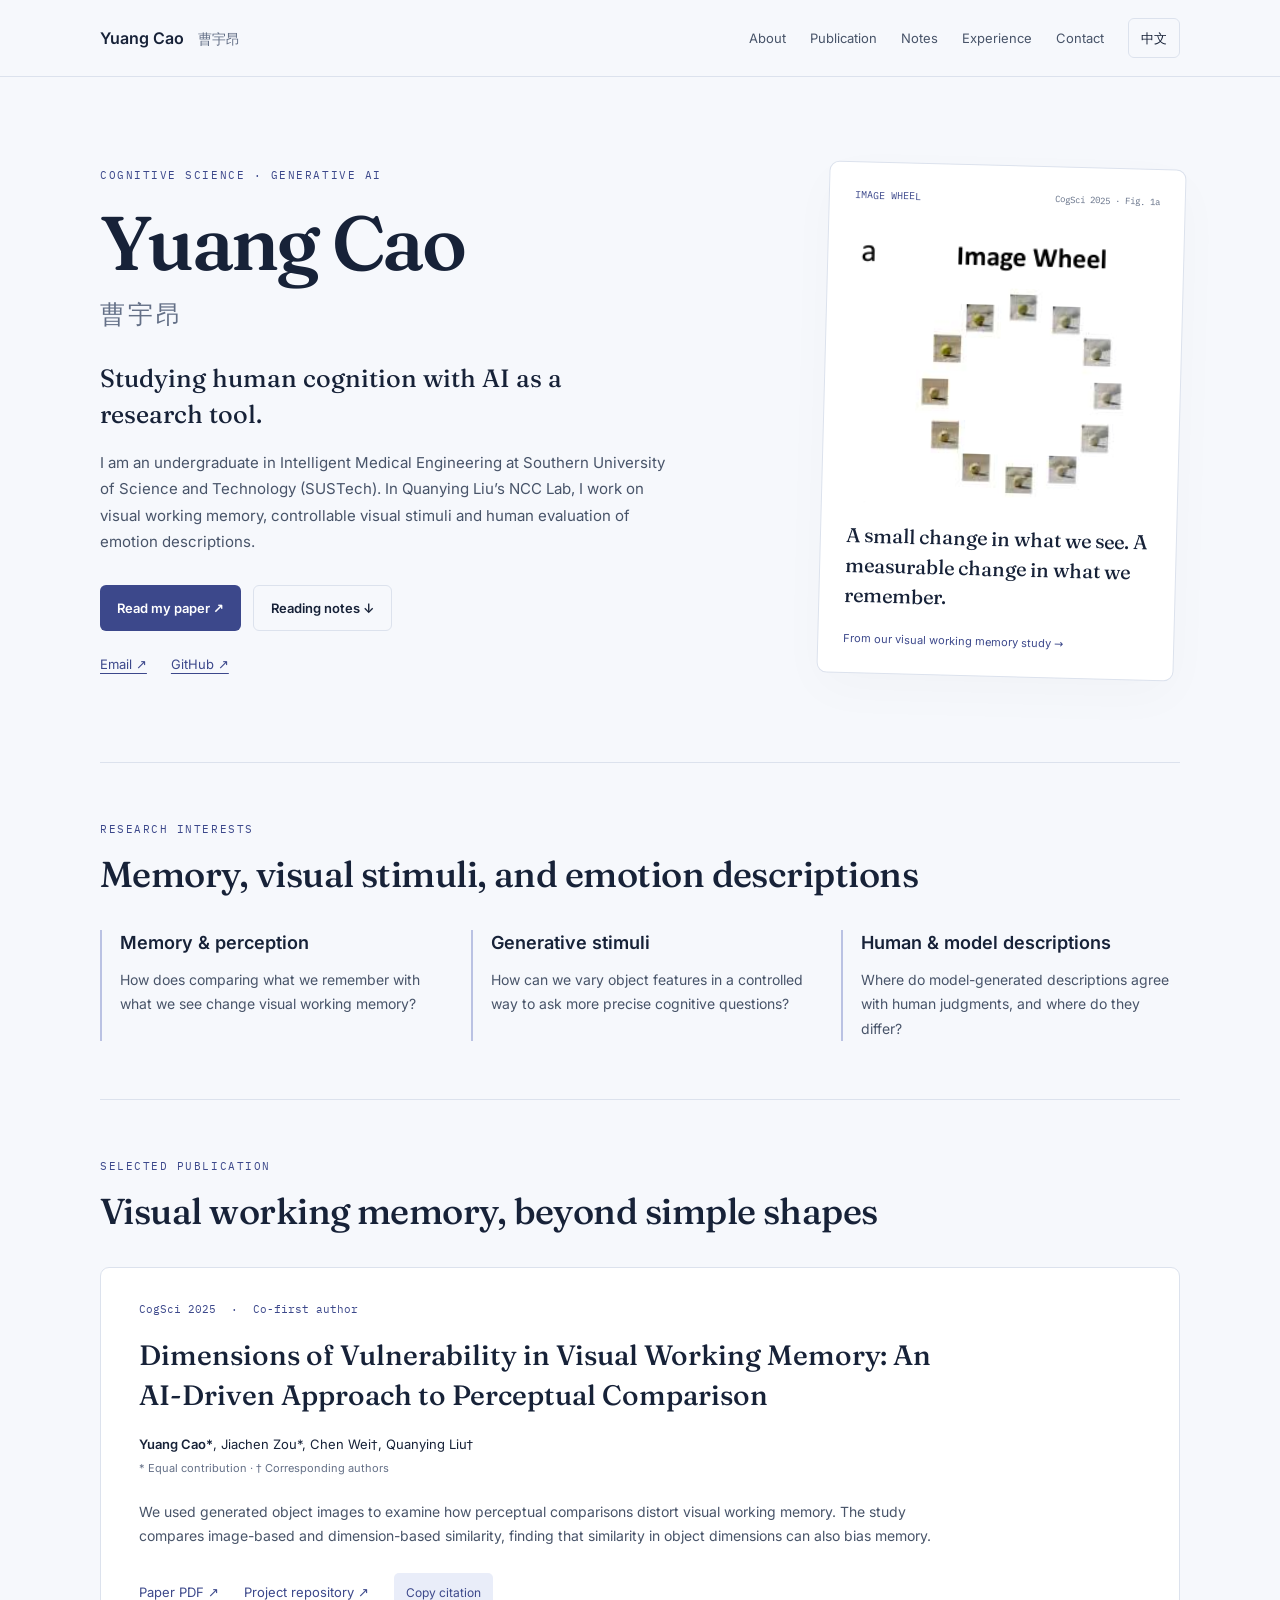
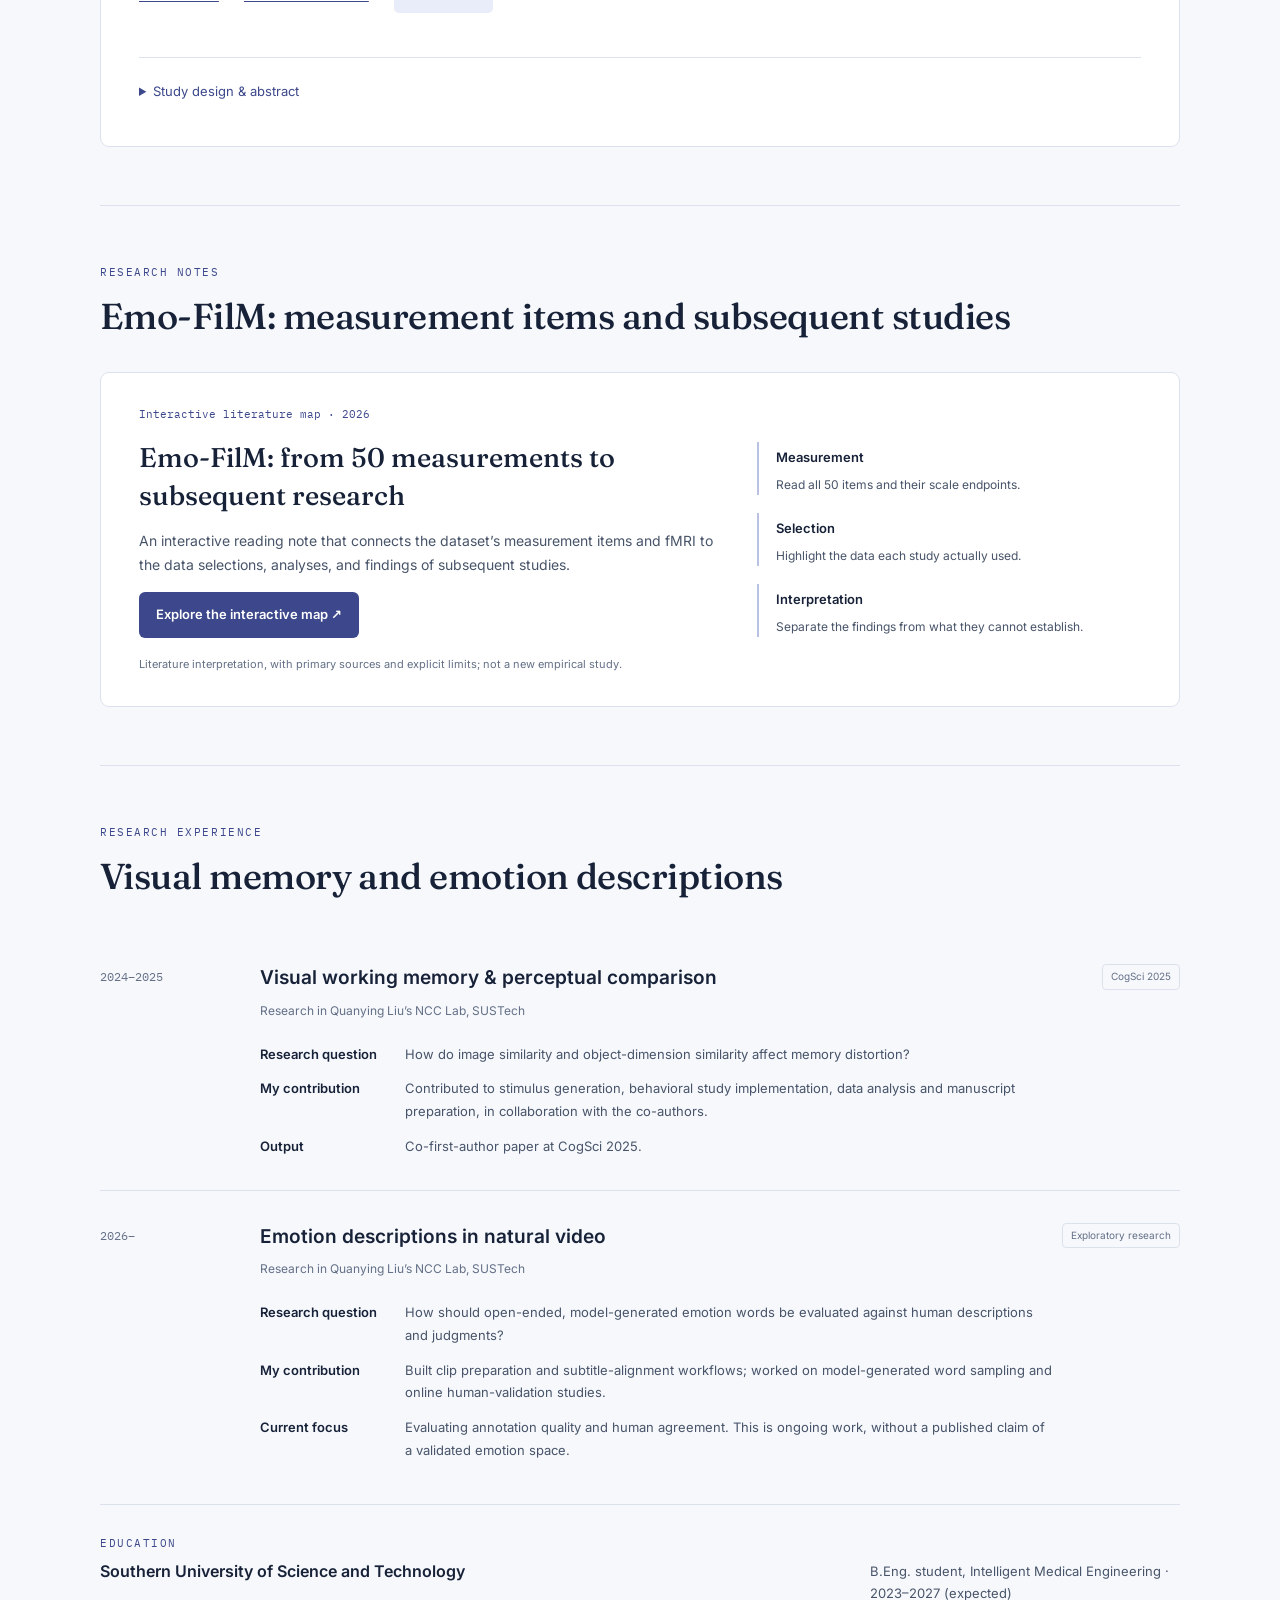
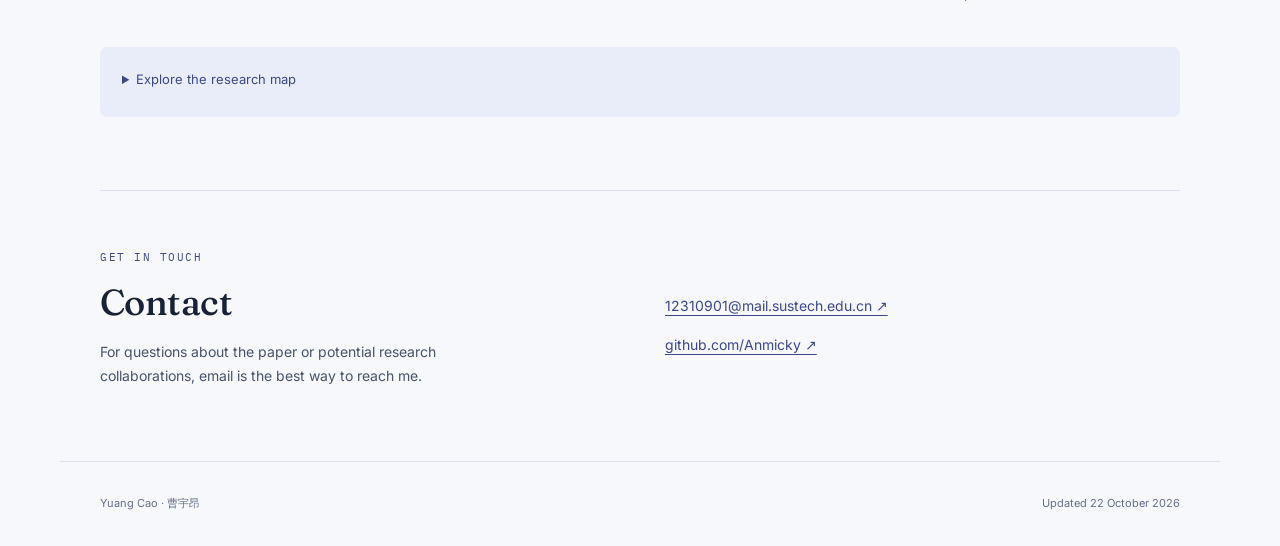
<file: index.html>
<!doctype html>
<html lang="en"><head><meta charset="utf-8"><meta name="viewport" content="width=device-width, initial-scale=1">
<title>Yuang Cao · 曹宇昂 | Cognitive Science & AI</title>
<meta name="description" content="Yuang Cao, an undergraduate at SUSTech working at the intersection of cognitive science and AI. Research on visual working memory and emotion descriptions.">
<link rel="canonical" href="https://anmicky.github.io/">
<meta property="og:type" content="website"><meta property="og:title" content="Yuang Cao · Cognitive Science & AI"><meta property="og:description" content="Research, publications and experience in visual working memory, generative stimuli and human evaluation."><meta property="og:url" content="https://anmicky.github.io/"><meta property="og:image" content="https://anmicky.github.io/assets/experiment-design.png">
<meta name="theme-color" content="#f6f8fc"><link rel="icon" href="data:image/svg+xml,%3Csvg xmlns='http://www.w3.org/2000/svg' viewBox='0 0 32 32'%3E%3Ccircle cx='16' cy='16' r='11' fill='none' stroke='%233c488b' stroke-width='2.5'/%3E%3Ccircle cx='16' cy='16' r='4' fill='%233c488b'/%3E%3C/svg%3E">
<link rel="stylesheet" href="assets/homepage.css?v=20261021b">
<script src="assets/public.js?v=20261021" defer></script></head><body>
<a data-en="Skip to content" data-zh="跳到正文" class="skip-link" href="#main">Skip to content</a><header class="topbar"><div class="wrap topbar-inner"><a class="brand" href="#top">Yuang Cao <span lang="zh">曹宇昂</span></a><nav aria-label="Main navigation"><a data-en="About" data-zh="关于" href="#about">About</a><a data-en="Publication" data-zh="论文" href="#publication">Publication</a><a data-en="Notes" data-zh="笔记" href="#notes">Notes</a><a data-en="Experience" data-zh="经历" href="#experience">Experience</a><a data-en="Contact" data-zh="联系" href="#contact">Contact</a><button id="lang-toggle" type="button" aria-label="Switch to Chinese">中文</button></nav></div></header><main id="main"><section class="hero wrap" id="top"><div class="hero-copy"><p data-en="Cognitive science · Generative AI" data-zh="认知科学 · 生成式 AI" class="eyebrow">Cognitive science · Generative AI</p><h1>Yuang Cao<span lang="zh">曹宇昂</span></h1><p data-en="Studying human cognition with AI as a research tool." data-zh="把 AI 作为工具，研究人的认知。" class="hero-thesis">Studying human cognition with AI as a research tool.</p><p data-en="I am an undergraduate in Intelligent Medical Engineering at Southern University of Science and Technology (SUSTech). In Quanying Liu’s NCC Lab, I work on visual working memory, controllable visual stimuli and human evaluation of emotion descriptions." data-zh="我是南方科技大学智能医学工程本科生。在刘泉影老师的 NCC 实验室，我参与视觉工作记忆、可控视觉刺激，以及情绪描述的人类评估研究。" class="lede">I am an undergraduate in Intelligent Medical Engineering at Southern University of Science and Technology (SUSTech). In Quanying Liu’s NCC Lab, I work on visual working memory, controllable visual stimuli and human evaluation of emotion descriptions.</p><div class="hero-actions"><a data-en="Read my paper ↗" data-zh="阅读我的论文 ↗" class="button primary" href="paper/CogSci2025_Dimensions_of_Vulnerability_in_VWM.pdf" target="_blank" rel="noopener">Read my paper ↗</a><a data-en="Reading notes ↓" data-zh="阅读笔记 ↓" class="button secondary" href="#notes">Reading notes ↓</a></div><div class="hero-links"><a href="mailto:12310901@mail.sustech.edu.cn">Email ↗</a><a href="https://github.com/Anmicky">GitHub ↗</a></div></div><figure class="hero-figure"><div class="figure-overline">IMAGE WHEEL <span>CogSci 2025 · Fig. 1a</span></div><img src="assets/image-wheel.png" width="255" height="235" alt="Image wheel from our paper: twelve generated object images arranged in a circle."><figcaption data-en="A small change in what we see. A measurable change in what we remember." data-zh="所见的微小变化，如何改变所记？" >A small change in what we see. A measurable change in what we remember.</figcaption><a class="figure-source" href="#publication"><span data-en="From our visual working memory study →" data-zh="来自我们的视觉工作记忆研究 →" >From our visual working memory study →</span></a></figure></section><div class="wrap"><section class="section" id="about"><div class="section-heading"><p data-en="Research interests" data-zh="研究兴趣" class="eyebrow">Research interests</p><h2 data-en="Memory, visual stimuli, and emotion descriptions" data-zh="记忆、视觉刺激与情绪描述">Memory, visual stimuli, and emotion descriptions</h2></div><div class="interests"><article class="interest"><h3 data-en="Memory &amp; perception" data-zh="记忆与知觉" >Memory &amp; perception</h3><p data-en="How does comparing what we remember with what we see change visual working memory?" data-zh="把记忆中的物体与眼前的物体比较，会怎样改变视觉工作记忆？" >How does comparing what we remember with what we see change visual working memory?</p></article><article class="interest"><h3 data-en="Generative stimuli" data-zh="生成式实验刺激" >Generative stimuli</h3><p data-en="How can we vary object features in a controlled way to ask more precise cognitive questions?" data-zh="如何可控地改变物体特征，提出更精确的认知问题？" >How can we vary object features in a controlled way to ask more precise cognitive questions?</p></article><article class="interest"><h3 data-en="Human &amp; model descriptions" data-zh="人类与模型的描述" >Human &amp; model descriptions</h3><p data-en="Where do model-generated descriptions agree with human judgments, and where do they differ?" data-zh="模型生成的描述与人的判断，在哪些地方一致，又在哪里不同？" >Where do model-generated descriptions agree with human judgments, and where do they differ?</p></article></div></section><section class="section" id="publication"><div class="section-heading"><p data-en="Selected publication" data-zh="代表论文" class="eyebrow">Selected publication</p><h2 data-en="Visual working memory, beyond simple shapes" data-zh="从自然物体研究视觉工作记忆" >Visual working memory, beyond simple shapes</h2></div><article class="publication"><div class="paper-copy"><div class="paper-status">CogSci 2025 <span>·</span> <span data-en="Co-first author" data-zh="共同第一作者" >Co-first author</span></div><h3>Dimensions of Vulnerability in Visual Working Memory: An AI-Driven Approach to Perceptual Comparison</h3><p class="authors"><strong>Yuang Cao*</strong>, Jiachen Zou*, Chen Wei†, Quanying Liu†</p><p data-en="* Equal contribution · † Corresponding authors" data-zh="* 同等贡献 · † 通讯作者" class="paper-meta">* Equal contribution · † Corresponding authors</p><p data-en="We used generated object images to examine how perceptual comparisons distort visual working memory. The study compares image-based and dimension-based similarity, finding that similarity in object dimensions can also bias memory." data-zh="我们利用生成的自然物体图像，研究知觉比较如何改变视觉工作记忆。研究对比图像相似性与维度相似性，发现物体维度的相似性同样能够诱发记忆偏差。" >We used generated object images to examine how perceptual comparisons distort visual working memory. The study compares image-based and dimension-based similarity, finding that similarity in object dimensions can also bias memory.</p><div class="paper-links"><a href="paper/CogSci2025_Dimensions_of_Vulnerability_in_VWM.pdf" target="_blank" rel="noopener"><span data-en="Paper PDF ↗" data-zh="论文 PDF ↗" >Paper PDF ↗</span></a><a href="https://github.com/Anmicky/Dimensions-of-Vulnerability-in-Visual-Working-Memory"><span data-en="Project repository ↗" data-zh="项目仓库 ↗" >Project repository ↗</span></a><button id="cite-button" type="button"><span data-en="Copy citation" data-zh="复制引用" >Copy citation</span></button></div><p id="cite-feedback" class="feedback" role="status"></p><details class="paper-details"><summary><span data-en="Study design &amp; abstract" data-zh="实验设计与摘要" >Study design &amp; abstract</span></summary><figure class="study-figure"><img src="assets/experiment-design.png" width="1025" height="590" loading="lazy" alt="Figure 1 from the paper: image and dimension wheels, followed by the baseline and two perceptual comparison conditions."><figcaption><span data-en="Experimental design · Figure 1 from the paper" data-zh="实验设计 · 论文图 1" >Experimental design · Figure 1 from the paper</span></figcaption></figure><p data-en="The paper tests memory under a baseline condition and two perceptual comparison conditions. Image wheels vary image similarity; dimension wheels vary object-dimension similarity. Both types of comparison can induce memory distortion, with visual dimensions more susceptible than semantic dimensions in this study." data-zh="论文比较基线条件与两种知觉比较条件：图像轮操控图像相似性，维度轮操控物体维度相似性。研究中，两类比较都能诱发记忆偏差，视觉维度比语义维度更易受到影响。" >The paper tests memory under a baseline condition and two perceptual comparison conditions. Image wheels vary image similarity; dimension wheels vary object-dimension similarity. Both types of comparison can induce memory distortion, with visual dimensions more susceptible than semantic dimensions in this study.</p></details></div></article></section><section class="section reading-notes" id="notes"><div class="section-heading"><p data-en="Research notes" data-zh="研究笔记" class="eyebrow">Research notes</p><h2 data-en="Emo-FilM: measurement items and subsequent studies" data-zh="Emo-FilM：测量项目与后续研究">Emo-FilM: measurement items and subsequent studies</h2></div><article class="reading-feature"><div><p class="note-type" data-en="Interactive literature map · 2026" data-zh="交互式文献导读 · 2026">Interactive literature map · 2026</p><h3 data-en="Emo-FilM: from 50 measurements to subsequent research" data-zh="Emo-FilM：从50项测量到后续研究">Emo-FilM: from 50 measurements to subsequent research</h3><p data-en="An interactive reading note that connects the dataset’s measurement items and fMRI to the data selections, analyses, and findings of subsequent studies." data-zh="把数据集的测量项目与fMRI，连接到后续论文的数据选择、分析方法和研究结果。">An interactive reading note that connects the dataset’s measurement items and fMRI to the data selections, analyses, and findings of subsequent studies.</p><a href="emofilm/" class="button primary" data-en="Explore the interactive map ↗" data-zh="打开交互研究图 ↗">Explore the interactive map ↗</a><p class="note-disclosure" data-en="Literature interpretation, with primary sources and explicit limits; not a new empirical study." data-zh="文献解释材料，附原始来源与解读边界；不是一项新的实证研究。">Literature interpretation, with primary sources and explicit limits; not a new empirical study.</p></div><ol class="note-steps"><li><span data-en="Measurement" data-zh="测量">Measurement</span><p data-en="Read all 50 items and their scale endpoints." data-zh="查阅全部50项及各自量尺。">Read all 50 items and their scale endpoints.</p></li><li><span data-en="Selection" data-zh="选取">Selection</span><p data-en="Highlight the data each study actually used." data-zh="突出每篇论文实际采用的数据。">Highlight the data each study actually used.</p></li><li><span data-en="Interpretation" data-zh="解释">Interpretation</span><p data-en="Separate the findings from what they cannot establish." data-zh="区分研究发现与尚不能支持的判断。">Separate the findings from what they cannot establish.</p></li></ol></article></section><section class="section" id="experience"><div class="section-heading"><p data-en="Research experience" data-zh="研究经历" class="eyebrow">Research experience</p><h2 data-en="Visual memory and emotion descriptions" data-zh="视觉记忆与情绪描述">Visual memory and emotion descriptions</h2></div><div class="experience-list"><article class="experience"><div class="experience-date">2024–2025</div><div class="experience-content"><div class="experience-top"><h3 data-en="Visual working memory &amp; perceptual comparison" data-zh="视觉工作记忆与知觉比较" >Visual working memory &amp; perceptual comparison</h3><span data-en="CogSci 2025" data-zh="已发表" class="status">CogSci 2025</span></div><p data-en="Research in Quanying Liu’s NCC Lab, SUSTech" data-zh="南科大刘泉影老师 NCC 实验室研究" class="affiliation">Research in Quanying Liu’s NCC Lab, SUSTech</p><dl><dt data-en="Research question" data-zh="研究问题" >Research question</dt><dd data-en="How do image similarity and object-dimension similarity affect memory distortion?" data-zh="图像相似性与物体维度相似性，如何影响记忆偏差？" >How do image similarity and object-dimension similarity affect memory distortion?</dd><dt data-en="My contribution" data-zh="我的参与" >My contribution</dt><dd data-en="Contributed to stimulus generation, behavioral study implementation, data analysis and manuscript preparation, in collaboration with the co-authors." data-zh="与共同作者协作，参与刺激生成、行为实验实施、数据分析及论文撰写。" >Contributed to stimulus generation, behavioral study implementation, data analysis and manuscript preparation, in collaboration with the co-authors.</dd><dt data-en="Output" data-zh="产出" >Output</dt><dd data-en="Co-first-author paper at CogSci 2025." data-zh="CogSci 2025 共同第一作者论文。" >Co-first-author paper at CogSci 2025.</dd></dl></div></article><article class="experience"><div class="experience-date">2026–</div><div class="experience-content"><div class="experience-top"><h3 data-en="Emotion descriptions in natural video" data-zh="自然视频中的情绪描述" >Emotion descriptions in natural video</h3><span data-en="Exploratory research" data-zh="探索中" class="status">Exploratory research</span></div><p data-en="Research in Quanying Liu’s NCC Lab, SUSTech" data-zh="南科大刘泉影老师 NCC 实验室研究" class="affiliation">Research in Quanying Liu’s NCC Lab, SUSTech</p><dl><dt data-en="Research question" data-zh="研究问题" >Research question</dt><dd data-en="How should open-ended, model-generated emotion words be evaluated against human descriptions and judgments?" data-zh="如何用人的描述与判断，评估模型开放生成的情绪词？" >How should open-ended, model-generated emotion words be evaluated against human descriptions and judgments?</dd><dt data-en="My contribution" data-zh="我的参与" >My contribution</dt><dd data-en="Built clip preparation and subtitle-alignment workflows; worked on model-generated word sampling and online human-validation studies." data-zh="搭建片段准备与字幕对齐流程，参与模型词采样和在线人类验证实验。" >Built clip preparation and subtitle-alignment workflows; worked on model-generated word sampling and online human-validation studies.</dd><dt data-en="Current focus" data-zh="当前关注" >Current focus</dt><dd data-en="Evaluating annotation quality and human agreement. This is ongoing work, without a published claim of a validated emotion space." data-zh="评估标注质量及与人类判断的一致性。工作仍在探索，尚无已发表、已验证的情绪空间结论。" >Evaluating annotation quality and human agreement. This is ongoing work, without a published claim of a validated emotion space.</dd></dl></div></article></div><div class="education"><div><p data-en="Education" data-zh="教育背景" class="eyebrow">Education</p><h3 data-en="Southern University of Science and Technology" data-zh="南方科技大学" >Southern University of Science and Technology</h3></div><p data-en="B.Eng. student, Intelligent Medical Engineering · 2023–2027 (expected)" data-zh="智能医学工程本科在读 · 2023–2027（预计）" >B.Eng. student, Intelligent Medical Engineering · 2023–2027 (expected)</p></div><details class="research-map" id="tree"><summary><span data-en="Explore the research map" data-zh="展开研究地图" >Explore the research map</span></summary><p><span data-en="A compact overview of the topics above. Select a topic to read more." data-zh="上面研究主题的简要地图。点击主题查看说明。" >A compact overview of the topics above. Select a topic to read more.</span></p><div id="map-content"></div></details></section><section class="section contact" id="contact"><div><p class="eyebrow"><span data-en="Get in touch" data-zh="联系我" >Get in touch</span></p><h2 data-en="Contact" data-zh="联系">Contact</h2><p data-en="For questions about the paper or potential research collaborations, email is the best way to reach me." data-zh="如果你对论文或潜在研究合作感兴趣，欢迎通过邮件联系。" >For questions about the paper or potential research collaborations, email is the best way to reach me.</p></div><div class="contact-links"><a href="mailto:12310901@mail.sustech.edu.cn">12310901@mail.sustech.edu.cn ↗</a><a href="https://github.com/Anmicky">github.com/Anmicky ↗</a></div></section></div></main><footer class="wrap"><span>Yuang Cao · 曹宇昂</span><span data-en="Updated 22 October 2026" data-zh="更新于 2026 年 10 月 22 日" >Updated 22 October 2026</span></footer></body></html>
</file>
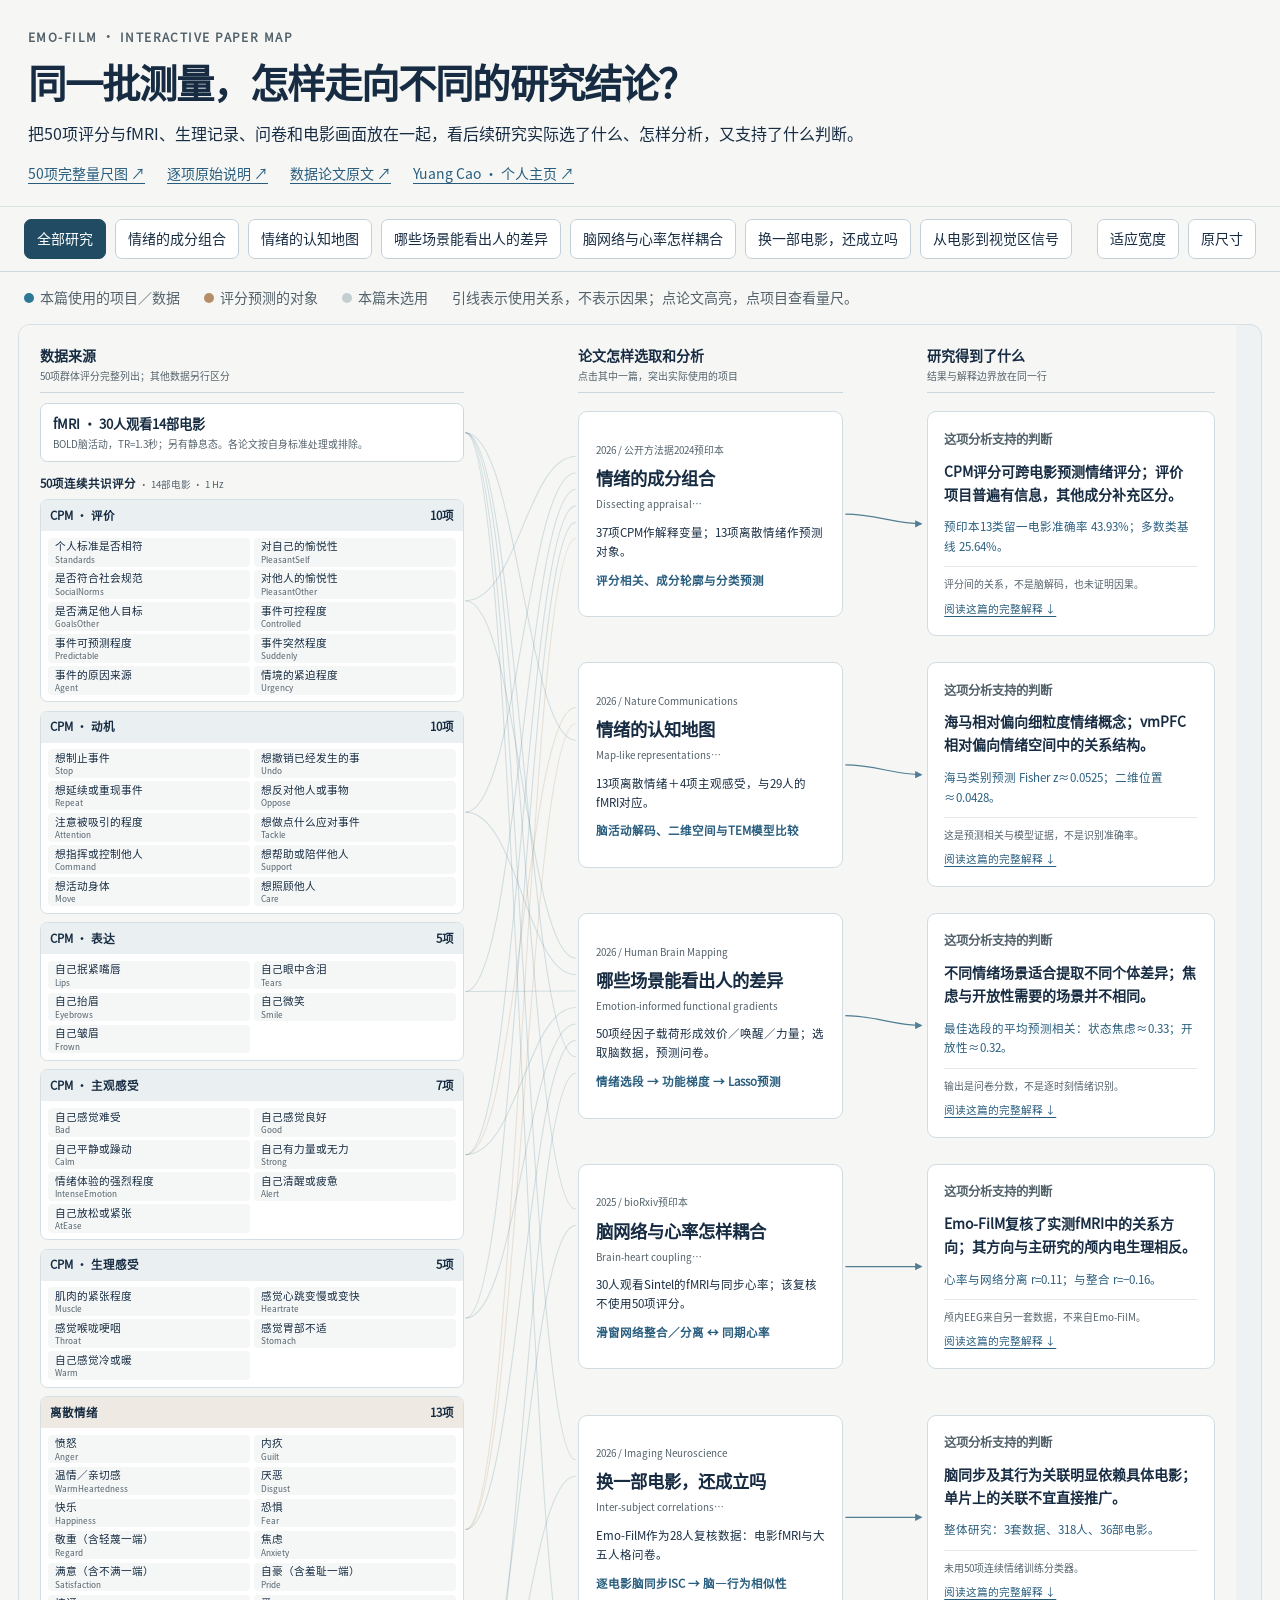
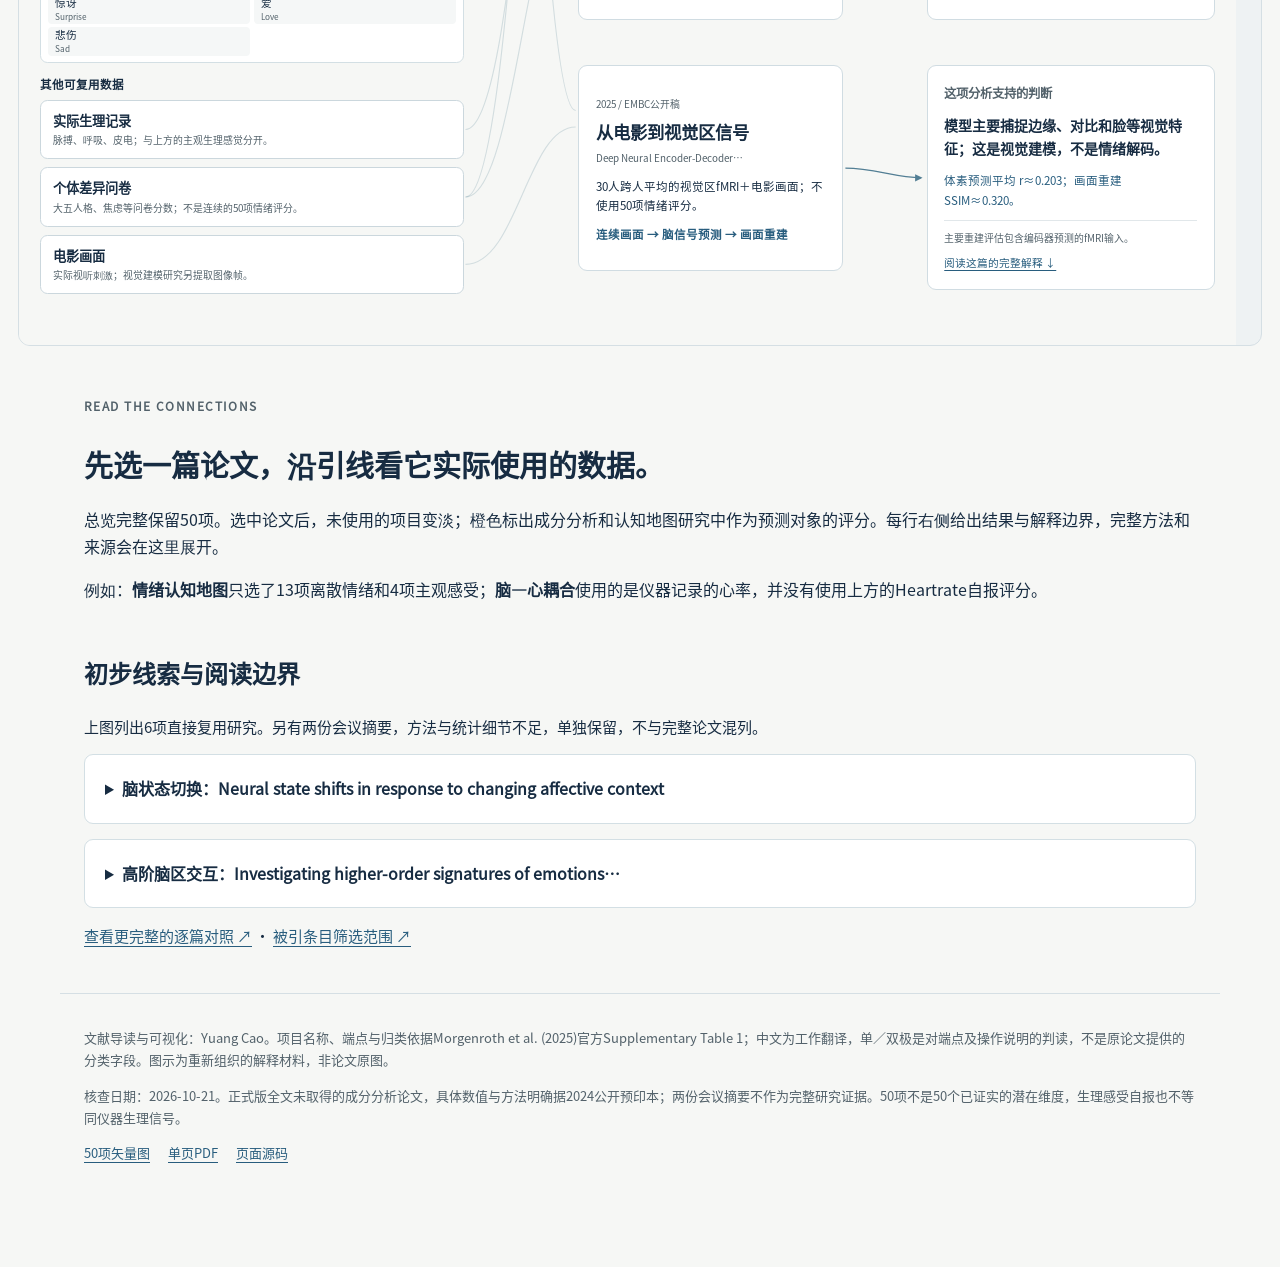
<file: emofilm/index.html>
<!doctype html><html lang="zh-CN"><head><meta charset="utf-8"><meta name="viewport" content="width=device-width,initial-scale=1"><title>Emo-FilM｜从50项测量到后续研究</title><meta name="description" content="Emo-FilM 50项情绪测量、fMRI与后续研究的交互数据使用图：逐项量尺、数据选取、分析方法与结果边界。"><meta name="theme-color" content="#f6f7f5"><link rel="canonical" href="https://anmicky.github.io/emofilm/"><link rel="stylesheet" href="style.css?v=20261021b"></head><body><header><div class="eyebrow">EMO-FILM · INTERACTIVE PAPER MAP</div><h1>同一批测量，怎样走向不同的研究结论？</h1><p class="intro">把50项评分与fMRI、生理记录、问卷和电影画面放在一起，看后续研究实际选了什么、怎样分析，又支持了什么判断。</p><div class="toplinks"><a href="reference.html#atlas">50项完整量尺图 ↗</a><a href="reference.html#items">逐项原始说明 ↗</a><a href="https://www.nature.com/articles/s41597-025-04803-5" target="_blank" rel="noopener">数据论文原文 ↗</a><a href="https://anmicky.github.io/">Yuang Cao · 个人主页 ↗</a></div></header><div class="controls"><div class="controls-inner" id="controls"><button data-select="all" aria-pressed="true">全部研究</button><span class="spacer"></span><button id="read-current" hidden>阅读本篇详解 ↓</button><button id="fit">适应宽度</button><button id="actual">原尺寸</button></div></div><div class="hint"><span><i class="dot"></i>本篇使用的项目／数据</span><span><i class="dot" style="background:#b58d67"></i>评分预测的对象</span><span><i class="dot dim"></i>本篇未选用</span><span>引线表示使用关系，不表示因果；点论文高亮，点项目查看量尺。</span></div><p class="mobile-note">先选一篇研究，向下查看它选了哪些数据、怎样分析，以及结果。完整引线图可在下方展开。</p><section id="mobile-reader" class="mobile-reader" aria-live="polite"></section><details id="mobile-overview" class="mobile-overview" open><summary>展开全部50项与引线总览</summary><div class="viewport" id="viewport"><div class="canvas" id="canvas"><svg id="edges" aria-hidden="true"></svg><div class="column-title" style="left:26px;width:515px">数据来源<small>50项群体评分完整列出；其他数据另行区分</small></div><div class="column-title" style="left:680px;width:322px">论文怎样选取和分析<small>点击其中一篇，突出实际使用的项目</small></div><div class="column-title" style="left:1104px;width:350px">研究得到了什么<small>结果与解释边界放在同一行</small></div><div class="data-column" id="sources"></div><div id="studies"></div></div></div></details><section class="reading" id="reading" aria-live="polite"></section><section class="extra"><h2>初步线索与阅读边界</h2><p>上图列出6项直接复用研究。另有两份会议摘要，方法与统计细节不足，单独保留，不与完整论文混列。</p><details><summary>脑状态切换：Neural state shifts in response to changing affective context</summary><p>2026年CNS海报摘要使用28人的Emo-FilM电影fMRI和连续情绪评分，采用HMM识别脑状态变化。初步结果显示情绪情境稳定性与状态切换率的关系因脑区而异。摘要未详列具体项目，不能在50项上任意点亮“Surprise”来代替未公开的操作定义。</p><a href="https://jocnf.pubpub.org/pub/ey6c189l/release/1" target="_blank" rel="noopener">作者摘要 ↗</a></details><details><summary>高阶脑区交互：Investigating higher-order signatures of emotions…</summary><p>ABIM 2026会议册W16报告30人、14部电影和50项时间序列，用高阶交互动态与PLSC联系脑活动和情绪，并报告相较两两连接的预测优势。但摘要没有完整性能数字与拆分细节，暂作研究线索。</p><a href="https://www.unige.ch/ABIM/download_file/view/54/210" target="_blank" rel="noopener">官方会议册 ↗</a></details><p><a href="reference.html#followups">查看更完整的逐篇对照 ↗</a> · <a href="citation_screening.html">被引条目筛选范围 ↗</a></p></section><footer class="footer"><p>文献导读与可视化：Yuang Cao。项目名称、端点与归类依据Morgenroth et al. (2025)官方Supplementary Table 1；中文为工作翻译，单／双极是对端点及操作说明的判读，不是原论文提供的分类字段。图示为重新组织的解释材料，非论文原图。</p><p>核查日期：2026-10-21。正式版全文未取得的成分分析论文，具体数值与方法明确据2024公开预印本；两份会议摘要不作为完整研究证据。50项不是50个已证实的潜在维度，生理感受自报也不等同仪器生理信号。</p><p><a href="atlas.svg">50项矢量图</a><a href="atlas.pdf">单页PDF</a><a href="https://github.com/Anmicky/anmicky.github.io/tree/main/emofilm">页面源码</a></p></footer><dialog id="item-dialog"><button class="dialog-close" id="close-dialog">关闭</button><div id="item-content"></div></dialog><script id="graph-data" type="application/json">{"items": [{"id": "Standards", "group": "Appraisal", "system": "CPM", "cn": "个人标准是否相符", "lower_cn": "违背个人标准", "upper_cn": "符合个人标准", "scale": "B", "lower_original": "NotMyStandards", "upper_original": "MyStandards", "short_description": "It was incongruent with your standards and ideas", "instructions": "A situation is congruent with your standards or ideas, if what is happending and how people are acting is in line with your personal values and you would consider it as fair. Move the gauge up the more the situation alignes with your standards and ideas and down if what is happening violates them. You may use the middle of the scale for situations that are neutral with regards to your standards and ideas.", "validation_included": true, "note": "补表短说明为不相符，但操作说明明确上端符合、下端违背；据操作说明判为双极。", "xlsx_row": 3}, {"id": "PleasantSelf", "group": "Appraisal", "system": "CPM", "cn": "对自己的愉悦性", "lower_cn": "对我不愉快", "upper_cn": "对我愉快", "scale": "B", "lower_original": "Unpleasant Me", "upper_original": "Pleasant For Me", "short_description": "It was unpleasant for you", "instructions": "Pleasant discribes a situation that was generally positive for you. Move the gauge up the more pleasant you perceive the situation and down as the situation is more unpleasant. You may use the middle of the scale for situation that are neither positive or negative.", "validation_included": true, "note": "", "xlsx_row": 4}, {"id": "SocialNorms", "group": "Appraisal", "system": "CPM", "cn": "是否符合社会规范", "lower_cn": "违背社会规范", "upper_cn": "符合社会规范", "scale": "B", "lower_original": "NotSocialNorms", "upper_original": "SocialNorms", "short_description": "It violated laws or socially accepted norms", "instructions": "A situation is congruent with social norms,  if what is happening and how people are acting is in line with your cultures expectations regarding social rules and behaviour. Move the gauge up the more the situation is conform with your laws or social norms and down if what is happening violates these ideas. You may use the middle of the scale for situations that are neutral with regards to laws and social norms.", "validation_included": true, "note": "下端虽写NotSocialNorms，操作说明明确是违反规范；中间为中性。", "xlsx_row": 5}, {"id": "PleasantOther", "group": "Appraisal", "system": "CPM", "cn": "对他人的愉悦性", "lower_cn": "对他人不愉快", "upper_cn": "对他人愉快", "scale": "B", "lower_original": "UnpleasantOthers", "upper_original": "PleasantOthers", "short_description": "It was unpleasant for somebody else", "instructions": "Pleasant for somebody else discribes a situation that you perceive as generally positive for somebody else. Move the gauge up the more pleasant you perceive the situation is for somebody else and down as the situation is more unpleasant for them. You may use the middle of the scale for situation that are neither positive or negative. If you find conflict with different characters in the movie focus on the character you feel most invested in.", "validation_included": true, "note": "", "xlsx_row": 6}, {"id": "GoalsOther", "group": "Appraisal", "system": "CPM", "cn": "是否满足他人目标", "lower_cn": "不满足其目标", "upper_cn": "满足其目标", "scale": "U", "lower_original": "NotOthersGoals", "upper_original": "MeetOthersGoals", "short_description": "It was important and relevant for the goals or needs of somebody", "instructions": "Important and relevant for the goals or needs of somebody is a situation that will help somebody achieve their wants and needs. Move the gauge up in situations that are important and relevant for somebodys goals and down for situations that are irrelevant. If you find conflict with different characters in the movie focus on the character you feel most invested in.", "validation_included": true, "note": "", "xlsx_row": 7}, {"id": "Controlled", "group": "Appraisal", "system": "CPM", "cn": "事件可控程度", "lower_cn": "不可控／较少可控", "upper_cn": "可控／更多可控", "scale": "U", "lower_original": "Uncontrolled", "upper_original": "EventControlled", "short_description": "The event was uncontrolled", "instructions": "Controlled is an event that could have been averted or stopped. Move the gauge up the more controlled you perceive the situation and down as the situation is less controlled i.e. uncontrolled.", "validation_included": true, "note": "按“可控性的多少”判为单极；不可控/可控也可被描述为相对状态，作者未给正式单/双极标签。", "xlsx_row": 8}, {"id": "Predictable", "group": "Appraisal", "system": "CPM", "cn": "事件可预测程度", "lower_cn": "不可预测", "upper_cn": "可预测", "scale": "U", "lower_original": "Unpredictable", "upper_original": "EventPredictable", "short_description": "The event was unpredictable", "instructions": "An event is predictable and could have been forseen. Move the gauge up the more predictable you perceive the situation to be an down for situations that are unpredictable.", "validation_included": true, "note": "按“可预测性的多少”判为单极；这是连续属性，非两种独立情绪。", "xlsx_row": 9}, {"id": "Suddenly", "group": "Appraisal", "system": "CPM", "cn": "事件突然程度", "lower_cn": "不突然", "upper_cn": "突然", "scale": "U", "lower_original": "Not Suddenly", "upper_original": "EventSuddenly", "short_description": "The event occurred suddenly", "instructions": "A sudden event occurred without much lead up or warning, the situation changed from one moment to another. Move the gauge up the more surprising and sudden an event occurred.", "validation_included": true, "note": "", "xlsx_row": 10}, {"id": "Agent", "group": "Appraisal", "system": "CPM", "cn": "事件的原因来源", "lower_cn": "偶然导致", "upper_cn": "人类导致", "scale": "B", "lower_original": "ChanceCaused", "upper_original": "HumanCaused", "short_description": "Agent", "instructions": "Rate the degree to which the event is caused by a human agent (including personified animals and machines) versus caused by chance. Move the gauge up the more you think the event was caused by a human agent and down the more it is caused by change. Use the middle of the scale if influences are even or if the cause was neither human nor chance.", "validation_included": true, "note": "偶然原因与人类原因的来源对照，不是正负情绪；说明允许混合或既非两者时使用中间。", "xlsx_row": 11}, {"id": "Urgency", "group": "Appraisal", "system": "CPM", "cn": "情境的紧迫程度", "lower_cn": "不紧迫", "upper_cn": "紧迫", "scale": "U", "lower_original": "Not Urgent", "upper_original": "Situation Urgent", "short_description": "There was no urgency in the situation", "instructions": "There is urgency in the situation to act. Move up the gauge to indicate that there is urgency in the situation, move it down if the situation is not urgent.", "validation_included": true, "note": "", "xlsx_row": 12}, {"id": "Lips", "group": "Expression", "system": "CPM", "cn": "自己抿紧嘴唇", "lower_cn": "嘴唇放松", "upper_cn": "抿紧嘴唇", "scale": "U", "lower_original": "Relax Lips", "upper_original": "Press Lips", "short_description": "You pressed lips together", "instructions": "You press your lips together. Move the gauge up to indicate pressing your lips together. When your lips are relaxed move the gauge down.", "validation_included": true, "note": "", "xlsx_row": 14}, {"id": "Tears", "group": "Expression", "system": "CPM", "cn": "自己眼中含泪", "lower_cn": "眼中无泪", "upper_cn": "眼中含泪", "scale": "U", "lower_original": "Dry Eyes", "upper_original": "Tears In My Eyes", "short_description": "You had tears in your eyes", "instructions": "You have tears in your eyes, feel your eyes tearing up. Move the gauge up as you perceive tearing in your eyes. Move it down if your eyes are dry, that is no more tears than usual. ", "validation_included": true, "note": "", "xlsx_row": 15}, {"id": "Eyebrows", "group": "Expression", "system": "CPM", "cn": "自己抬眉", "lower_cn": "眉毛放松", "upper_cn": "抬起眉毛", "scale": "U", "lower_original": "BrowsRelaxed", "upper_original": "BrowsRaised", "short_description": "You felt your eyebrows go up", "instructions": "Move the gauge up as you feel your eyebrows go up. Move it down as your eyebrows are relaxed in their normal position.", "validation_included": true, "note": "", "xlsx_row": 17}, {"id": "Smile", "group": "Expression", "system": "CPM", "cn": "自己微笑", "lower_cn": "没有微笑", "upper_cn": "微笑", "scale": "U", "lower_original": "Did Not Smile", "upper_original": "Smiled", "short_description": "You smiled", "instructions": "Move the gauge up as you observe yourself smiling. Move it down as you are not smiling. ", "validation_included": true, "note": "", "xlsx_row": 18}, {"id": "Frown", "group": "Expression", "system": "CPM", "cn": "自己皱眉", "lower_cn": "没有皱眉", "upper_cn": "皱眉", "scale": "U", "lower_original": "Did Not Frown", "upper_original": "Frowned", "short_description": "You frowned", "instructions": "Move the gauge up as you observe yourself frowning. Move it down as you are not frowning. ", "validation_included": true, "note": "", "xlsx_row": 19}, {"id": "Stop", "group": "Motivation", "system": "CPM", "cn": "想制止事件", "lower_cn": "不想制止", "upper_cn": "想制止", "scale": "U", "lower_original": "Don't Want Stop", "upper_original": "Want Stop Event", "short_description": "You felt the urge to stop what was happening", "instructions": "Move the gauge up as you feel the urge to intervene and stop what is happening. Move it down if you do not feel an urge to stop what is happening.", "validation_included": true, "note": "", "xlsx_row": 22}, {"id": "Undo", "group": "Motivation", "system": "CPM", "cn": "想撤销已经发生的事", "lower_cn": "不想撤销", "upper_cn": "想撤销", "scale": "U", "lower_original": "Don't Want Undo", "upper_original": "Want Undo Event", "short_description": "You wanted to undo what was happening", "instructions": "Move the gauge up as you feel the desire to undo what is happening. Move it down as you do not feel an urge to undo what is happening.", "validation_included": true, "note": "", "xlsx_row": 23}, {"id": "Repeat", "group": "Motivation", "system": "CPM", "cn": "想延续或重现事件", "lower_cn": "不想延续／重现", "upper_cn": "想延续／重现", "scale": "U*", "lower_original": "NotWantRepeat", "upper_original": "WantLastRepeat ", "short_description": "You wanted the ongoing situation to last or be repeated", "instructions": "Move the gauge up as you want the ongoing situation to last or be repeated. Move it down if you don't want it to last or be repeated. You may use the middle of the scale if you are indifferent with respects to the situation to last or be repeated. ", "validation_included": true, "note": "暂按端点判为单极。说明同时把中间称为无所谓，故不能仅据两端确定心理学上严格的单极性。", "xlsx_row": 24}, {"id": "Oppose", "group": "Motivation", "system": "CPM", "cn": "想反对他人或事物", "lower_cn": "不想反对", "upper_cn": "想反对", "scale": "U", "lower_original": "NotWantOppose", "upper_original": "Want To Oppose ", "short_description": "You wanted to oppose someone or something (situation)", "instructions": "Move the gauge up if you want to oppose someone, something or the situation as a whole. Move the gauge down if you do not feel an urge to oppose someone or something.", "validation_included": true, "note": "", "xlsx_row": 25}, {"id": "Attention", "group": "Motivation", "system": "CPM", "cn": "注意被吸引的程度", "lower_cn": "不感兴趣", "upper_cn": "注意被吸引", "scale": "B*", "lower_original": "Disinterested", "upper_original": "Captured", "short_description": "You felt motivated to pay attention to what was going on", "instructions": "Move the gauge up as you feel more motivated to pay attention to what was going on. Move it down if you feel disinterested in paying attention. You may use the middle of the scale if you feel indifferent with respect to the situation being repeated. ", "validation_included": true, "note": "暂按“不感兴趣↔注意被吸引”判为状态对照双极；说明末句误提重复事件，疑为复制残留。", "xlsx_row": 26}, {"id": "Tackle", "group": "Motivation", "system": "CPM", "cn": "想做点什么应对事件", "lower_cn": "不想采取行动", "upper_cn": "想采取行动", "scale": "U", "lower_original": "NotDoSomething", "upper_original": "WantDoSth", "short_description": "You felt like tackling the situation and do something", "instructions": "Move the gauge up if you feel like tackling the situation and doing something. Move it down as you do not feel an urge to takle the situation.", "validation_included": true, "note": "", "xlsx_row": 27}, {"id": "Command", "group": "Motivation", "system": "CPM", "cn": "想指挥或控制他人", "lower_cn": "不想指挥", "upper_cn": "想指挥", "scale": "U", "lower_original": "Don'tWant", "upper_original": "WantCommand", "short_description": "You wanted to be in command of others", "instructions": "Move the gauge up as you want command others. Move it down as you do not feel an urge to be in command of others.", "validation_included": true, "note": "", "xlsx_row": 28}, {"id": "Support", "group": "Motivation", "system": "CPM", "cn": "想帮助或陪伴他人", "lower_cn": "不想帮助", "upper_cn": "想帮助", "scale": "U*", "lower_original": "Don'tWantHelp", "upper_original": "WantHelp", "short_description": "You wanted someone to be there to provide help or support", "instructions": "Move the gauge up if you want someone to be there to provide help or support. Move it down as you do not feel the desire for someone to be there for support or help. You may use the middle of the scale if you are indifferent with regards to someone being there to provide help and support.", "validation_included": true, "note": "暂按“无帮助愿望→有帮助愿望”判为单极；说明亦把中间称为中性，存在解释张力。", "xlsx_row": 29}, {"id": "Move", "group": "Motivation", "system": "CPM", "cn": "想活动身体", "lower_cn": "不想动", "upper_cn": "想动", "scale": "U", "lower_original": "Don't Want Move", "upper_original": "Want To Move", "short_description": "You wanted to move", "instructions": "Move the gauge up as you feel like you want to move. Move it down as you do not feel an urge to move.", "validation_included": true, "note": "", "xlsx_row": 30}, {"id": "Care", "group": "Motivation", "system": "CPM", "cn": "想照顾他人", "lower_cn": "不想照顾", "upper_cn": "想照顾", "scale": "U", "lower_original": "NotCareFor", "upper_original": "WantToCareFor", "short_description": "You wanted to take care of another person or cause", "instructions": "Move the gauge up if you want to take care of another person or cause. Move it down as you do not feel the urge to take care of another person or cause.", "validation_included": true, "note": "", "xlsx_row": 31}, {"id": "Bad", "group": "Feeling", "system": "CPM", "cn": "自己感觉难受", "lower_cn": "较少难受†", "upper_cn": "更难受†", "scale": "U*", "lower_original": "Feel Bad", "upper_original": "Feel Bad", "short_description": "You felt bad", "instructions": "Move the gauge up as you feel bad. Move it down as you feel less bad.", "validation_included": true, "note": "补表Lower Pole和Upper Pole均为Feel Bad，原文自相矛盾。本图按详细说明“向上更难受、向下较少难受”显示中文端点，未把推断冒充原始端点。", "xlsx_row": 32}, {"id": "Good", "group": "Feeling", "system": "CPM", "cn": "自己感觉良好", "lower_cn": "不感觉良好", "upper_cn": "感觉良好", "scale": "U", "lower_original": "Not Feel Good", "upper_original": "Feel Good", "short_description": "You felt good", "instructions": "Move the gauge up as you feel good. Move it down as you feel less good.", "validation_included": true, "note": "", "xlsx_row": 33}, {"id": "Calm", "group": "Feeling", "system": "CPM", "cn": "自己平静或躁动", "lower_cn": "躁动不安", "upper_cn": "平静", "scale": "B", "lower_original": "Feel Restless", "upper_original": "Feel Calm", "short_description": "Your felt calm", "instructions": "Calm is the response to quiet and peaceful conditions. For example, you may experience calm when you are in a safe situation. Move the gauge up as you feel more calm. Move it down if you feel more restless. ", "validation_included": true, "note": "", "xlsx_row": 34}, {"id": "Strong", "group": "Feeling", "system": "CPM", "cn": "自己有力量或无力", "lower_cn": "无力", "upper_cn": "有力量", "scale": "B", "lower_original": "Feel Weak", "upper_original": "Feel Strong", "short_description": "You felt strong", "instructions": "Move the gauge up as you feel strong. Move it down as you feel weak. You may use the middle of the scale to indicate feeling neither particularly strong nor weak.", "validation_included": true, "note": "", "xlsx_row": 35}, {"id": "IntenseEmotion", "group": "Feeling", "system": "CPM", "cn": "情绪体验的强烈程度", "lower_cn": "没有强烈情绪", "upper_cn": "情绪强烈", "scale": "U", "lower_original": "No Intense Emoti", "upper_original": "Intense Emotion", "short_description": "You experienced an intense emotional state", "instructions": "Move up the gauge as you experience an intense emotional state. Move it down as you do not feel intense emotions.", "validation_included": true, "note": "", "xlsx_row": 36}, {"id": "Alert", "group": "Feeling", "system": "CPM", "cn": "自己清醒或疲惫", "lower_cn": "疲惫", "upper_cn": "清醒／警觉", "scale": "B", "lower_original": "Feel Tired", "upper_original": "Feel Alert", "short_description": "You felt tired", "instructions": "Move the gauge up as you feel alert and attentive. Move it down as you feel tired. You may use the middle of the scale to describe a level of alertnes that is 'normal' for you.", "validation_included": true, "note": "", "xlsx_row": 37}, {"id": "AtEase", "group": "Feeling", "system": "CPM", "cn": "自己放松或紧张", "lower_cn": "紧张", "upper_cn": "放松自在", "scale": "B", "lower_original": "Feel Nervous", "upper_original": "Feel At Ease", "short_description": "You felt at ease", "instructions": "Move the gauge up as you feel at ease. Move it down as you feel more nervous. You may use the middle of the scale to indicate a state of neither feeling particularly at ease nor feeling nervous.", "validation_included": true, "note": "", "xlsx_row": 38}, {"id": "Muscle", "group": "Physiology", "system": "CPM", "cn": "肌肉的紧张程度", "lower_cn": "肌肉放松", "upper_cn": "肌肉紧张", "scale": "U*", "lower_original": "Muscles Relax", "upper_original": "Muscles Tense", "short_description": "You experienced muscle tensions (whole body)", "instructions": "Move the gauge up as you experience muscle tensions in your whole body. Move it down as you experience your muscles relaxing. You may use the middle of the scale for what you perceive as your normal level of muscle tension.", "validation_included": true, "note": "按“放松基线→紧张增加”暂判单极；详细说明又允许“中间为正常”，严格单/双极性质需额外确认。", "xlsx_row": 39}, {"id": "Heartrate", "group": "Physiology", "system": "CPM", "cn": "感觉心跳变慢或变快", "lower_cn": "心跳更慢", "upper_cn": "心跳更快", "scale": "B", "lower_original": "Heartbeat Slower", "upper_original": "Heartbeat Faster", "short_description": "You experienced heart rate changes", "instructions": "Move the gauge up as you experience your heartbeat going faster. Move it down as you experience your heartbeat going slower. You may use the middle of the scale for what you perceive as your normal heartrate.", "validation_included": false, "note": "这是对自己心跳的主观感觉，不是仪器测得的脉搏。该项未纳入扫描组48项片后验证。", "xlsx_row": 40}, {"id": "Throat", "group": "Physiology", "system": "CPM", "cn": "感觉喉咙哽咽", "lower_cn": "喉咙正常通畅", "upper_cn": "喉咙哽咽", "scale": "U", "lower_original": "Throat Clear", "upper_original": "Lump In Throat", "short_description": "You had a feeling of a lump in the throat", "instructions": "Move the gauge up as you feel a lump in your throat. Move it down as your throat feels clear as usual.", "validation_included": true, "note": "", "xlsx_row": 42}, {"id": "Stomach", "group": "Physiology", "system": "CPM", "cn": "感觉胃部不适", "lower_cn": "胃部正常", "upper_cn": "胃部不适", "scale": "U", "lower_original": "Stomach Normal", "upper_original": "Stomach Unwell", "short_description": "You have stomach discomfort", "instructions": "Move the gauge up as you feel discomfort in your stomach. Move it down as your stomach feels comfortable as normal.", "validation_included": true, "note": "", "xlsx_row": 43}, {"id": "Warm", "group": "Physiology", "system": "CPM", "cn": "自己感觉冷或暖", "lower_cn": "感觉冷", "upper_cn": "感觉暖", "scale": "B", "lower_original": "Felt Cold", "upper_original": "Felt Warm", "short_description": "You felt warm", "instructions": "Move the gauge up as you felt physically warm. Move it down if you feel physically cold. You may use the middle of the scale to describe feeling at a temperature that is 'normal' for you. ", "validation_included": false, "note": "这是主观冷热感觉。该项未纳入扫描组48项片后验证。", "xlsx_row": 44}, {"id": "Anger", "group": "Discrete Emotion", "system": "Discrete", "cn": "愤怒", "lower_cn": "不愤怒", "upper_cn": "愤怒", "scale": "U", "lower_original": "Not Angry", "upper_original": "Angry", "short_description": "Anger", "instructions": "Anger is a feeling of irritation or rage towards another person or situation. Move up the gauge as you feel increasing anger. Move it down as you do not feel angry.", "validation_included": true, "note": "", "xlsx_row": 45}, {"id": "Guilt", "group": "Discrete Emotion", "system": "Discrete", "cn": "内疚", "lower_cn": "不内疚", "upper_cn": "内疚", "scale": "U", "lower_original": "Not Guilty", "upper_original": "Guilty", "short_description": "Guilt", "instructions": "Guilt is the response when a person regrets having violated agreements, principles, or values. For example, you may experience guilt when some behaviours or situations violate your own values or moral code. Move the gauge up as you feel guity. Move it down as you feel less guilty. ", "validation_included": true, "note": "", "xlsx_row": 46}, {"id": "WarmHeartedness", "group": "Discrete Emotion", "system": "Discrete", "cn": "温情／亲切感", "lower_cn": "没有温情", "upper_cn": "有温情", "scale": "U", "lower_original": "NotWarmHeart", "upper_original": "WarmHearted", "short_description": "WarmHeartedness", "instructions": "Warm-hearted is a feeling of sympathy, affection, kindness, and cordiality for situations or people. For example, you may experience warm-hearted when you witness an event that you find very positive and comforting. Move the gauge up as you feel more warm-hearted. Move it down if you do not feel warm-hearted towards the situation or the people in it.", "validation_included": true, "note": "", "xlsx_row": 47}, {"id": "Disgust", "group": "Discrete Emotion", "system": "Discrete", "cn": "厌恶", "lower_cn": "不厌恶", "upper_cn": "厌恶", "scale": "U", "lower_original": "Not Disgusted", "upper_original": "Disgusted", "short_description": "Disgust", "instructions": "Disgust is the response to sights, situations, and actions that we do not accept. For example, you may experience disgust when someone behaves in a way that you disapprove. Move the gauge up as you feel disgusted. Move it down as you do not feel disgusted. ", "validation_included": true, "note": "", "xlsx_row": 48}, {"id": "Happiness", "group": "Discrete Emotion", "system": "Discrete", "cn": "快乐", "lower_cn": "不快乐", "upper_cn": "快乐", "scale": "U", "lower_original": "Not Happy", "upper_original": "Happy", "short_description": "Happiness", "instructions": "Happiness is a feeling of joy opposite to feeling sad. Move the gauge up as you feel more happy. Move it down as you feel less happy.", "validation_included": true, "note": "定义句提到sad，但显示端点是Not Happy→Happy；不据此改成悲伤↔快乐。", "xlsx_row": 49}, {"id": "Fear", "group": "Discrete Emotion", "system": "Discrete", "cn": "恐惧", "lower_cn": "不恐惧", "upper_cn": "恐惧", "scale": "U", "lower_original": "Not Fearful", "upper_original": "Fearful", "short_description": "Fear", "instructions": "Fear is the response to concrete physical and psychological threats. For example, you may experience fear when your/someone’s life, health, or well-being is threatened. Move up the gauge as you feel fearful. Move it down as you feel less fearful.", "validation_included": true, "note": "", "xlsx_row": 50}, {"id": "Regard", "group": "Discrete Emotion", "system": "Discrete", "cn": "敬重（含轻蔑一端）", "lower_cn": "轻蔑", "upper_cn": "敬重", "scale": "B", "lower_original": "Contempt", "upper_original": "Regard", "short_description": "Regard", "instructions": "Regard is a feeling of respect and sympathy towards another person. Opposite to regard; contempt is a feeling of moral superiority, disrespect, and aversion towards another person. Move the gauge up as you feel regard. Move it down as you feel contempt. You may use the middle of the scale if you feel neither regard nor contemt.", "validation_included": true, "note": "", "xlsx_row": 51}, {"id": "Anxiety", "group": "Discrete Emotion", "system": "Discrete", "cn": "焦虑", "lower_cn": "不焦虑", "upper_cn": "焦虑", "scale": "U", "lower_original": "Not Anxious", "upper_original": "Anxious", "short_description": "Anxiety", "instructions": "Anxiety is a feeling of tension, apprehension, worry, and nervousness. For example, you may experience anxiety when you worry about something that is happening or might happen in the future. Move up the gauge as you feel more anxious. Move it down as you feel less anxious.", "validation_included": true, "note": "", "xlsx_row": 52}, {"id": "Satisfaction", "group": "Discrete Emotion", "system": "Discrete", "cn": "满意（含不满一端）", "lower_cn": "不满意", "upper_cn": "满意", "scale": "B", "lower_original": "Dissatisfied", "upper_original": "Satisfied", "short_description": "Satisfaction", "instructions": "Satisfaction is the response to the fulfilment of our wishes, expectations, and needs. Move the gauge up as you feel more satisfied. Move it down as you feel dissatisfied. You may use the middle of the scale to describe a neutral state of being neither satisfied nor dissatisfied.", "validation_included": true, "note": "", "xlsx_row": 53}, {"id": "Pride", "group": "Discrete Emotion", "system": "Discrete", "cn": "自豪（含羞耻一端）", "lower_cn": "羞耻", "upper_cn": "自豪", "scale": "B", "lower_original": "Ashamed", "upper_original": "Proud", "short_description": "Pride", "instructions": "Pride is a feeling of pleasure or satisfaction with ones achievements. Shame is a feeling of humiliation or distress when a person is conscious of their wrongdoings or faults. Move the gauge up as you feel more proud. Move it down as you feel more ashamed. You may use the middle of the scale if you feel neither pride nor shame.", "validation_included": true, "note": "", "xlsx_row": 54}, {"id": "Surprise", "group": "Discrete Emotion", "system": "Discrete", "cn": "惊讶", "lower_cn": "不惊讶", "upper_cn": "惊讶", "scale": "U", "lower_original": "Not Surprised", "upper_original": "Surprised", "short_description": "Surprise", "instructions": "Surprise is the response to sudden expected events. For example, you may experience surprise when you are in unusual situations or someone acts unexpectedly. Move the gauge up as you feel more surprised. Move it down as you feel less surprise.", "validation_included": true, "note": "", "xlsx_row": 55}, {"id": "Love", "group": "Discrete Emotion", "system": "Discrete", "cn": "爱", "lower_cn": "没有爱", "upper_cn": "有爱", "scale": "U", "lower_original": "No Love", "upper_original": "Love", "short_description": "Love", "instructions": "Love is a strong feeling of liking some people very much and being attached to them. For example, you may experience love when you like a person, a child, or a lover very much. Move the gauge up as you feel more love. Move it down as you feel less love. ", "validation_included": true, "note": "", "xlsx_row": 56}, {"id": "Sad", "group": "Discrete Emotion", "system": "Discrete", "cn": "悲伤", "lower_cn": "不悲伤", "upper_cn": "悲伤", "scale": "U", "lower_original": "Not Sad", "upper_original": "Sad", "short_description": "Sadness", "instructions": "Sadness is the response to the loss of an object or a person to which you are attached. Move the gauge up as you feel more sad. Move it down as you do not feel sad", "validation_included": true, "note": "", "xlsx_row": 57}], "papers": [{"id": "appraisal", "route": "情绪的组织与表征", "title": "Dissecting appraisal and multicomponential features of emotion", "year": "2026 / 公开方法据2024预印本", "status": "正式论文已发表；全文核查到预印本", "url": "https://doi.org/10.1037/emo0001619", "extra": "https://osf.io/preprints/psyarxiv/qzdbu", "question": "情绪名称背后，是否有可区分的评价、动机和身体感受组合？", "data": "14部电影的50项群体共识评分：37项CPM作输入，13项离散情绪作预测对象；约9,600个秒级观测。不使用fMRI或仪器生理记录。", "analysis": "先比较13项的时间相关与层次聚类；再按情绪评分加权汇总37项CPM，形成每种情绪的成分轮廓。预设3因子检验效价／唤醒／力量结构。最后用分类模型分别预测单项评分高低、13类中最高评分项，以及四个较粗情绪簇，并做留一电影验证。", "result": "评分间可见效价与自我／他人相关的组织；CPM项目可跨电影预测情绪评分，评价项目普遍有信息，动机等补充区分。预印本中，13类任务的留一电影准确率43.93%，多数类基线25.64%；混合电影的10折结果94.42%，不可混报。", "boundary": "这些是群体评分之间的统计联系，不能证明评价在时间上引起了情绪。3因子是事先设定，不能说数据发现“情绪恰好只有3维”。数字据预印本，未冒充正式版复核值。", "anchor": "预印本 Methods §2.2；Results §3.1–3.5；Discussion pp.17–22。正式版摘要与EPFL书目已核对。", "label": "情绪的成分组合", "english": "Dissecting appraisal…", "source": ["annotations"], "all_items": true, "selection": "37项CPM作解释变量；13项离散情绪作预测对象。", "method": "评分相关、成分轮廓与分类预测", "finding": "CPM评分可跨电影预测情绪评分；评价项目普遍有信息，其他成分补充区分。", "metric": "预印本13类留一电影准确率 43.93%；多数类基线 25.64%。", "caution": "评分间的关系，不是脑解码，也未证明因果。"}, {"id": "map", "route": "情绪的组织与表征", "title": "Map-like representations of emotion knowledge in hippocampal-prefrontal systems", "year": "2026 / Nature Communications", "status": "正式全文：方法、结果与讨论已核对", "url": "https://www.nature.com/articles/s41467-025-68240-z", "question": "大脑只是区分情绪类别，还是也组织了类别之间的关系，像一张认知地图？", "data": "29名扫描被试（因缺失影片排除1名）的fMRI；13项离散情绪，加Good、Bad、Calm、AtEase这4项主观感受。不使用全部50项。", "analysis": "用偏最小二乘回归从海马、内嗅皮层、vmPFC等区域预测类别评分、二维情绪空间轨迹等，留一电影验证。另以评分构造的环境训练Tolman–Eichenbaum Machine（TEM），比较其概念／位置联合编码p与关系编码g能否从脑信号读出。", "result": "海马相对更支持具体类别与细粒度联合编码；vmPFC更支持情绪空间轨迹及较大尺度关系编码。海马类别评分的平均Fisher z≈0.0525，二维位置≈0.0428；这是预测相关，绝不是“识别准确率”。", "boundary": "TEM是计算模型，不是直接记录到的神经元。地图式表征是模型比较支持的解释；不能说已经证明脑内存在本研究绘出的二维地图，作者也承认二维简化了情绪。", "anchor": "Methods: Emotion ratings / Multivariate decoding；Results Fig.2–5；Discussion limitations。", "label": "情绪的认知地图", "english": "Map-like representations…", "source": ["fmri", "annotations"], "select": ["Anger", "Guilt", "WarmHeartedness", "Disgust", "Happiness", "Fear", "Regard", "Anxiety", "Satisfaction", "Pride", "Surprise", "Love", "Sad", "Good", "Bad", "Calm", "AtEase"], "selection": "13项离散情绪＋4项主观感受，与29人的fMRI对应。", "method": "脑活动解码、二维空间与TEM模型比较", "finding": "海马相对偏向细粒度情绪概念；vmPFC相对偏向情绪空间中的关系结构。", "metric": "海马类别预测 Fisher z≈0.0525；二维位置≈0.0428。", "caution": "这是预测相关与模型证据，不是识别准确率。"}, {"id": "gradients", "route": "情绪与脑活动的动态／条件差异", "title": "Individual Differences of Cortical and Subcortical Emotion-Informed Functional Gradients", "year": "2026 / Human Brain Mapping", "status": "正式全文：方法、结果与讨论已核对", "url": "https://onlinelibrary.wiley.com/doi/full/10.1002/hbm.70617", "question": "用什么情绪场景的脑数据，最容易看出焦虑或开放性等个体差异？", "data": "30人的电影与静息态fMRI、50项共识评分，以及15项个体差异问卷分数。50项先按既有因子载荷归并为效价、唤醒、力量的时间序列。", "analysis": "按情绪分数的四分位选择电影时间段；由414脑区计算功能连接，扩散嵌入为功能梯度，提取各脑区到梯度中心的距离。用Lasso及嵌套被试交叉验证预测问卷，并比较静息、整段电影和按情绪选段。", "result": "电影梯度较适合预测状态焦虑，静息梯度较适合预测开放性；按情绪选段后两者均可改善。焦虑的最佳平均预测相关约0.33（整段电影0.26），开放性约0.32（整段电影0.03）；不同目标适合不同场景。", "boundary": "预测目标是人的问卷分数，不是当前时刻的50项情绪准确率。样本30人，最佳选段结果属探索性；不能总结为“电影永远优于静息”，也不是因果操纵情绪。", "anchor": "Methods §2.1.2、§2.2.4–2.2.6；Results §3.3、§3.7–3.8。", "label": "哪些场景能看出人的差异", "english": "Emotion-informed functional gradients", "source": ["fmri", "annotations", "questionnaires"], "all_items": true, "selection": "50项经因子载荷形成效价／唤醒／力量；选取脑数据，预测问卷。", "method": "情绪选段 → 功能梯度 → Lasso预测", "finding": "不同情绪场景适合提取不同个体差异；焦虑与开放性需要的场景并不相同。", "metric": "最佳选段的平均预测相关：状态焦虑≈0.33；开放性≈0.32。", "caution": "输出是问卷分数，不是逐时刻情绪识别。"}, {"id": "heart", "route": "情绪与脑活动的动态／条件差异", "title": "Brain-heart coupling shapes large scale brain dynamics", "year": "2025 / bioRxiv预印本", "status": "作者公开全文：外部验证方法与结果已核对", "url": "https://doi.org/10.1101/2025.07.14.664815", "extra": "https://www.researchgate.net/publication/393758380_Brain-heart_coupling_shapes_large_scale_brain_dynamics", "question": "心率变化与脑网络整合／分离的关系，在电生理和BOLD中是否相同？", "data": "主研究另有颅内EEG与另一组fMRI。Emo-FilM仅作外部复核：30人观看Sintel的BOLD和同步心率，未把50项共识评分作为该复核的核心输入。", "analysis": "对Emo-FilM的116脑区信号使用26秒滑窗、6.5秒步长，计算网络整合与分离指标，再与同期心率相关。对比主研究iEEG与fMRI，并用血流动力学模型生成模拟BOLD。", "result": "Emo-FilM复核中，心率与分离正相关r=0.11，与整合负相关r=−0.16；方向与主研究iEEG相反、与实测fMRI一致。模拟BOLD却保留iEEG方向，说明简单血流转换并未复现实测差异。", "boundary": "Emo-FilM没有提供此研究的颅内EEG。不能把心率直接等同于某一种主观情绪，也不能说模型已证明符号反转的唯一机制；当前核到的是预印本。", "anchor": "Results: Replication of BOLD findings / Balloon–Windkessel modelling；Methods: External fMRI data for validation。", "label": "脑网络与心率怎样耦合", "english": "Brain-heart coupling…", "source": ["fmri", "physiology"], "select": [], "selection": "30人观看Sintel的fMRI与同步心率；该复核不使用50项评分。", "method": "滑窗网络整合／分离 ↔ 同期心率", "finding": "Emo-FilM复核了实测fMRI中的关系方向；其方向与主研究的颅内电生理相反。", "metric": "心率与网络分离 r=0.11；与整合 r=−0.16。", "caution": "颅内EEG来自另一套数据，不来自Emo-FilM。"}, {"id": "isc", "route": "脑数据的泛化与测量边界", "title": "Inter-subject correlations and their behavioral associations vary across movies", "year": "2026 / Imaging Neuroscience", "status": "正式全文：Emo-FilM方法及跨数据集结果已核对", "url": "https://doi.org/10.1162/imag.a.1400", "extra": "https://pmc.ncbi.nlm.nih.gov/articles/PMC13228506/", "question": "一部电影上发现的脑同步与行为关系，换一部电影还成立吗？", "data": "3套数据共318人、36部电影。Emo-FilM是第二复核数据：28人（排除2名缺失者）、14部电影fMRI和大五人格问卷；不是用50项连续情绪训练分类器。", "analysis": "逐电影计算被试间脑时间序列相关（ISC）；用被试间表征相似性分析（IS-RSA）考察脑同步与行为相似性的关系，再比较不同电影的空间分布。", "result": "脑同步强度及ISC–行为关联显著依赖具体电影；不同电影的关联区域重合有限，三个数据集给出一致方向的证据。", "boundary": "它是对电影fMRI结论可推广性的检验，不能解释成某一情绪项目本身可靠性差，更不能拿单片最高结果代表普遍规律。", "anchor": "Methods §2.3；Introduction的三数据集设计；Results与Discussion跨电影复核。", "label": "换一部电影，还成立吗", "english": "Inter-subject correlations…", "source": ["fmri", "questionnaires"], "select": [], "selection": "Emo-FilM作为28人复核数据：电影fMRI与大五人格问卷。", "method": "逐电影脑同步ISC → 脑—行为相似性", "finding": "脑同步及其行为关联明显依赖具体电影；单片上的关联不宜直接推广。", "metric": "整体研究：3套数据、318人、36部电影。", "caution": "未用50项连续情绪训练分类器。"}, {"id": "encoder", "route": "视觉编码与重建：不等于情绪解码", "title": "Deep Neural Encoder-Decoder Model to Relate fMRI Brain Activity with Naturalistic Stimuli", "year": "2025 / EMBC公开稿", "status": "公开全文：方法、结果与讨论已核对", "url": "https://arxiv.org/html/2507.12009v1", "question": "连续电影画面能否预测视觉皮层BOLD，并借助解码器重建画面特征？", "data": "30人的电影fMRI先跨人平均，与14部电影的图像帧配对；选取视觉区高信噪比4,609体素。不使用50项情绪评分。", "analysis": "CNN编码器从连续32帧预测fMRI，解码器作重建与正则化。留出一整部YouAgain及其余影片末20%测试，再看显著性图中的重要体素。", "result": "报告体素时间预测平均r≈0.203、重建SSIM≈0.320；重要区域集中在枕叶、梭状回、距状区，重建主要体现边缘、对比、脸等视觉特征。", "boundary": "论文主要结果的解码器输入包含编码器预测的fMRI，不能将这些结果全部宣传成“由独立实测脑活动直接读出画面”。SSIM不是情绪识别准确率，也未检验50项目的心理结构。", "anchor": "Methods §II-A–C；Results §III-A–B，尤其解码输入说明与Fig.2–3。", "label": "从电影到视觉区信号", "english": "Deep Neural Encoder-Decoder…", "source": ["fmri", "video"], "select": [], "selection": "30人跨人平均的视觉区fMRI＋电影画面；不使用50项情绪评分。", "method": "连续画面 → 脑信号预测 → 画面重建", "finding": "模型主要捕捉边缘、对比和脸等视觉特征；这是视觉建模，不是情绪解码。", "metric": "体素预测平均 r≈0.203；画面重建 SSIM≈0.320。", "caution": "主要重建评估包含编码器预测的fMRI输入。"}]}</script><script src="app.js?v=20261021b"></script></body></html>
</file>
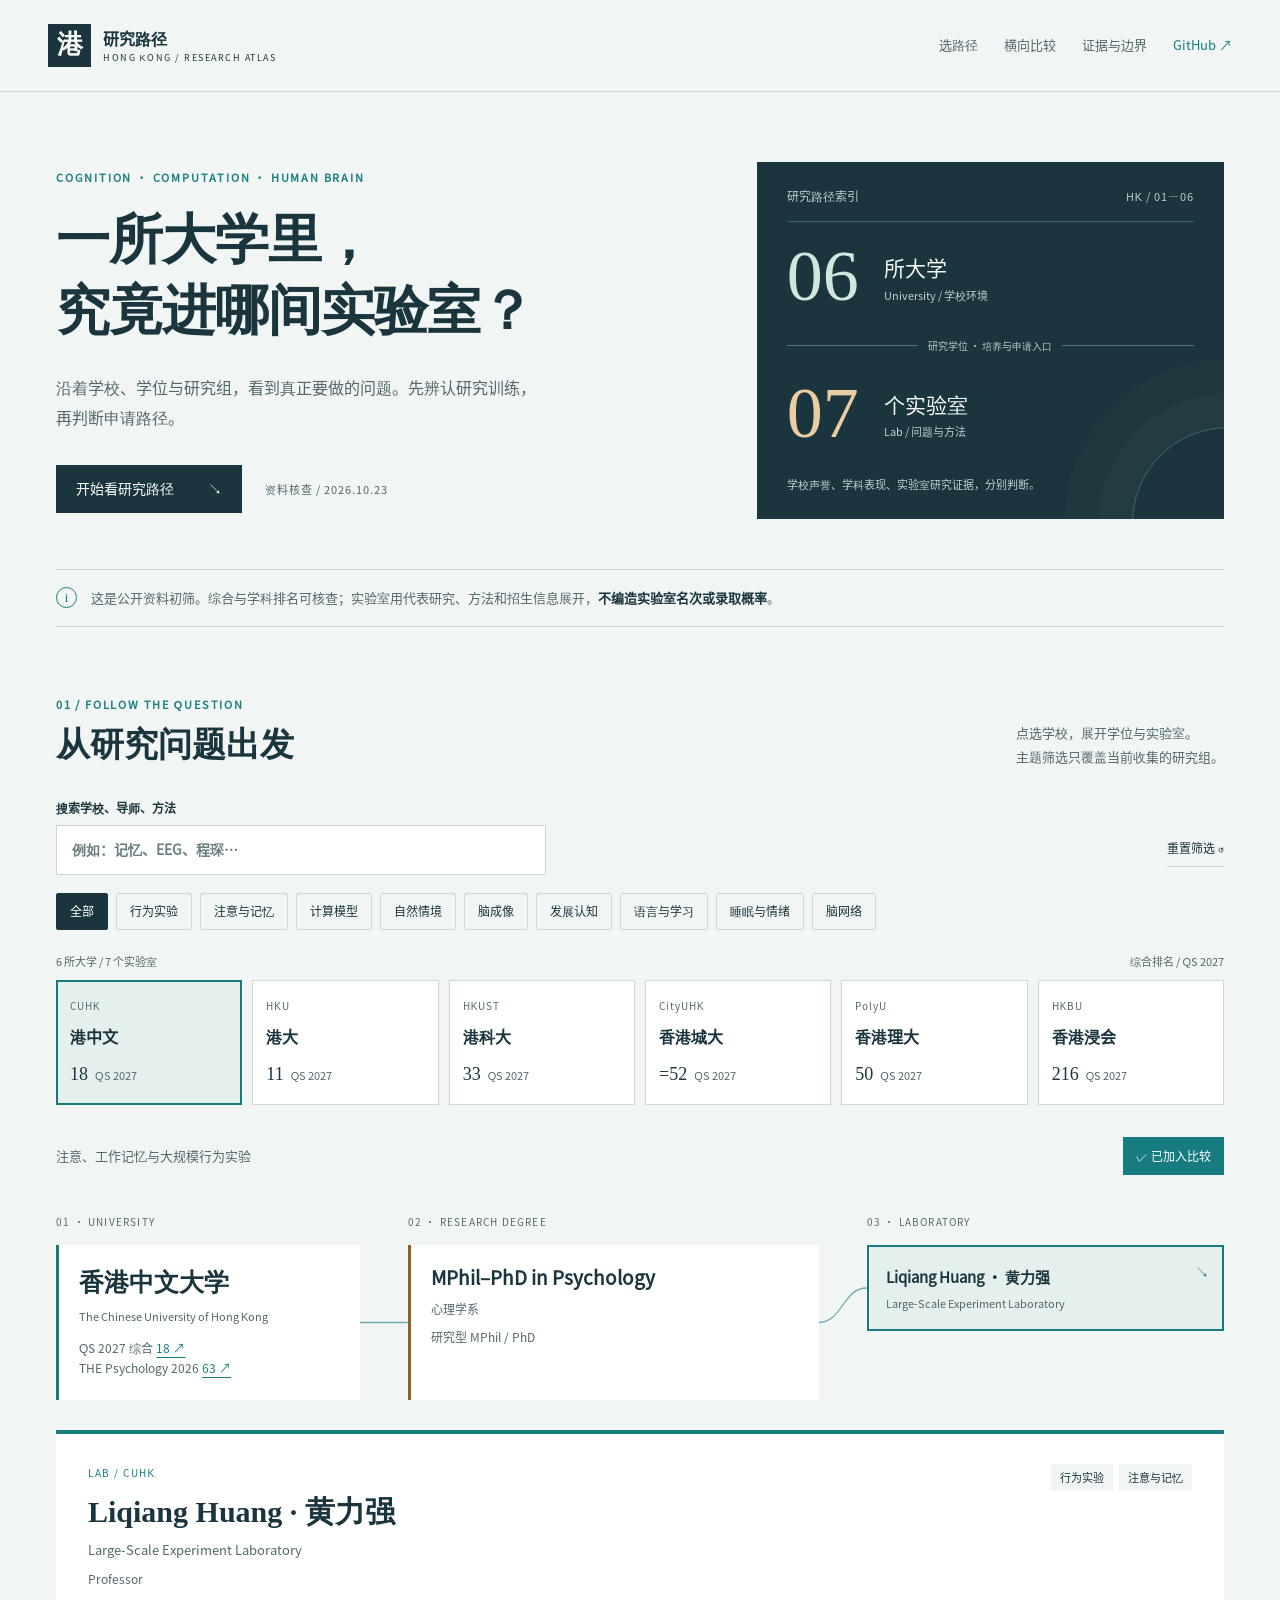
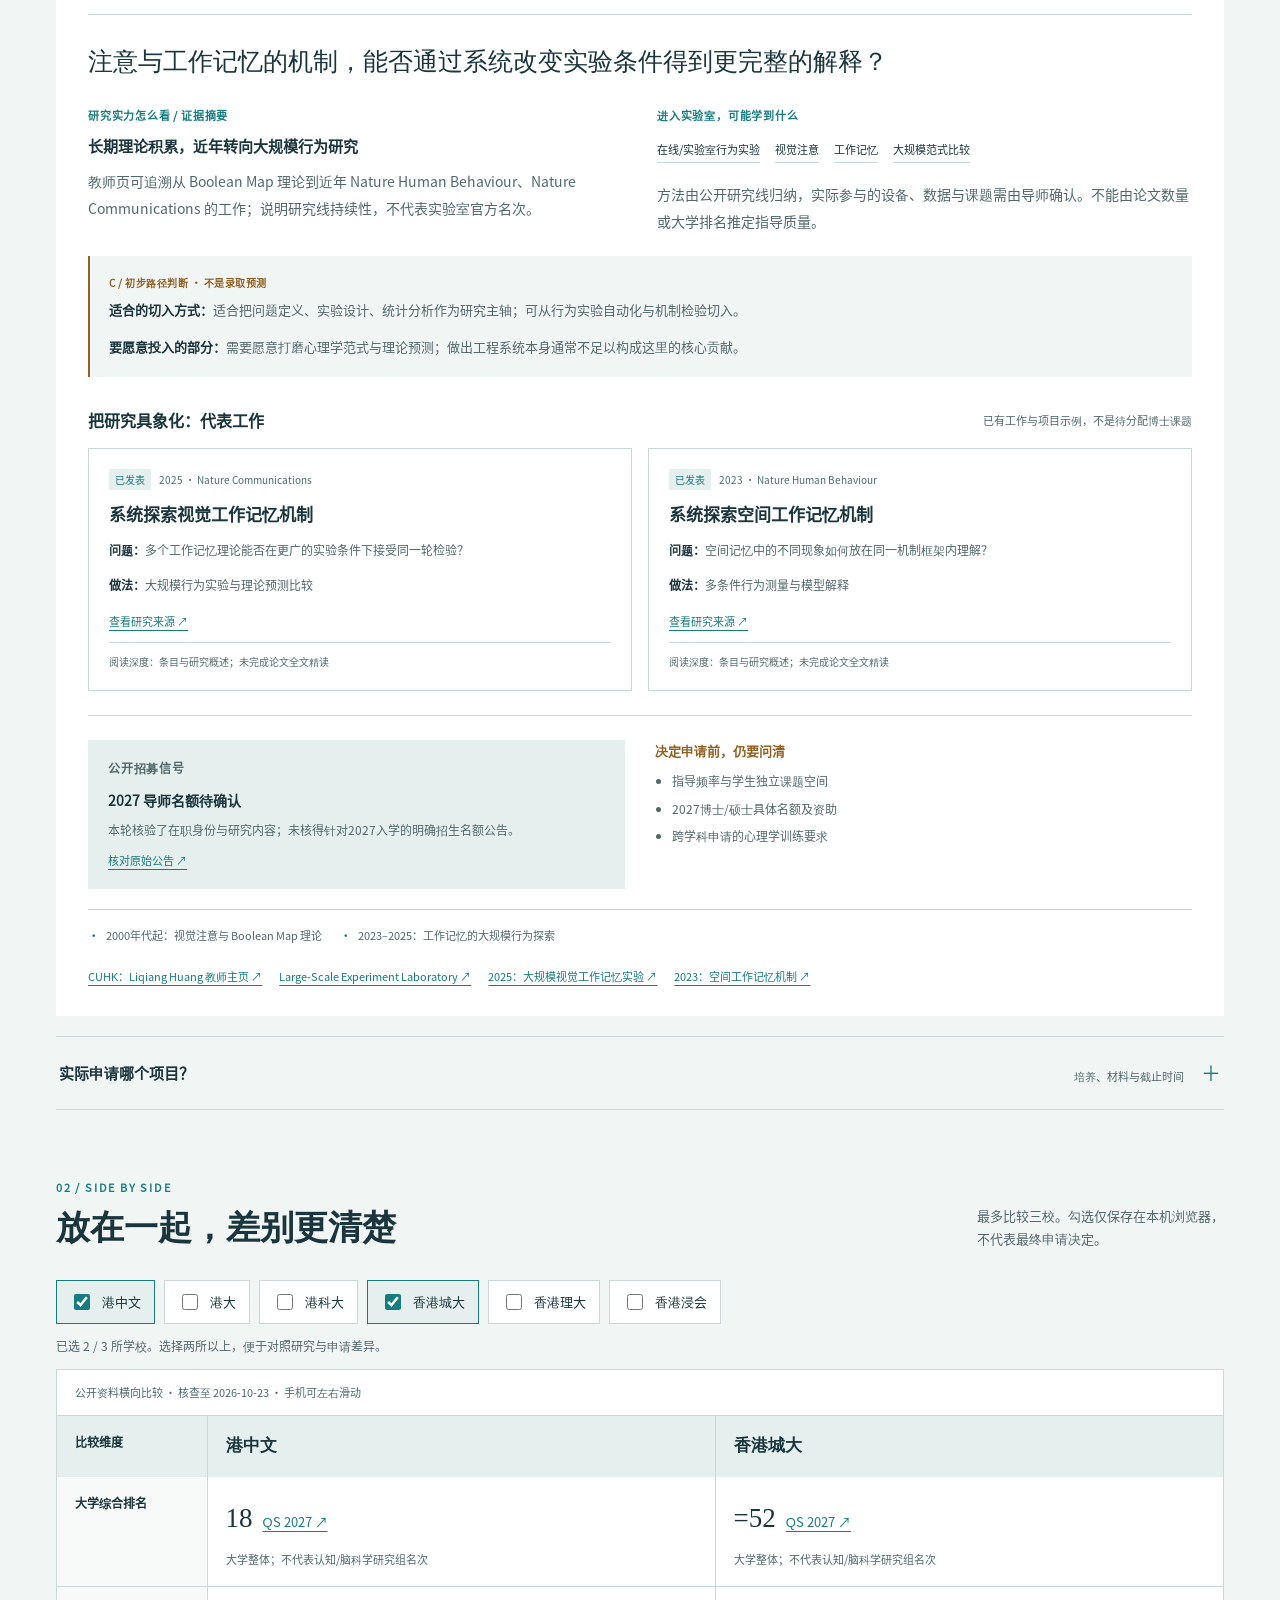
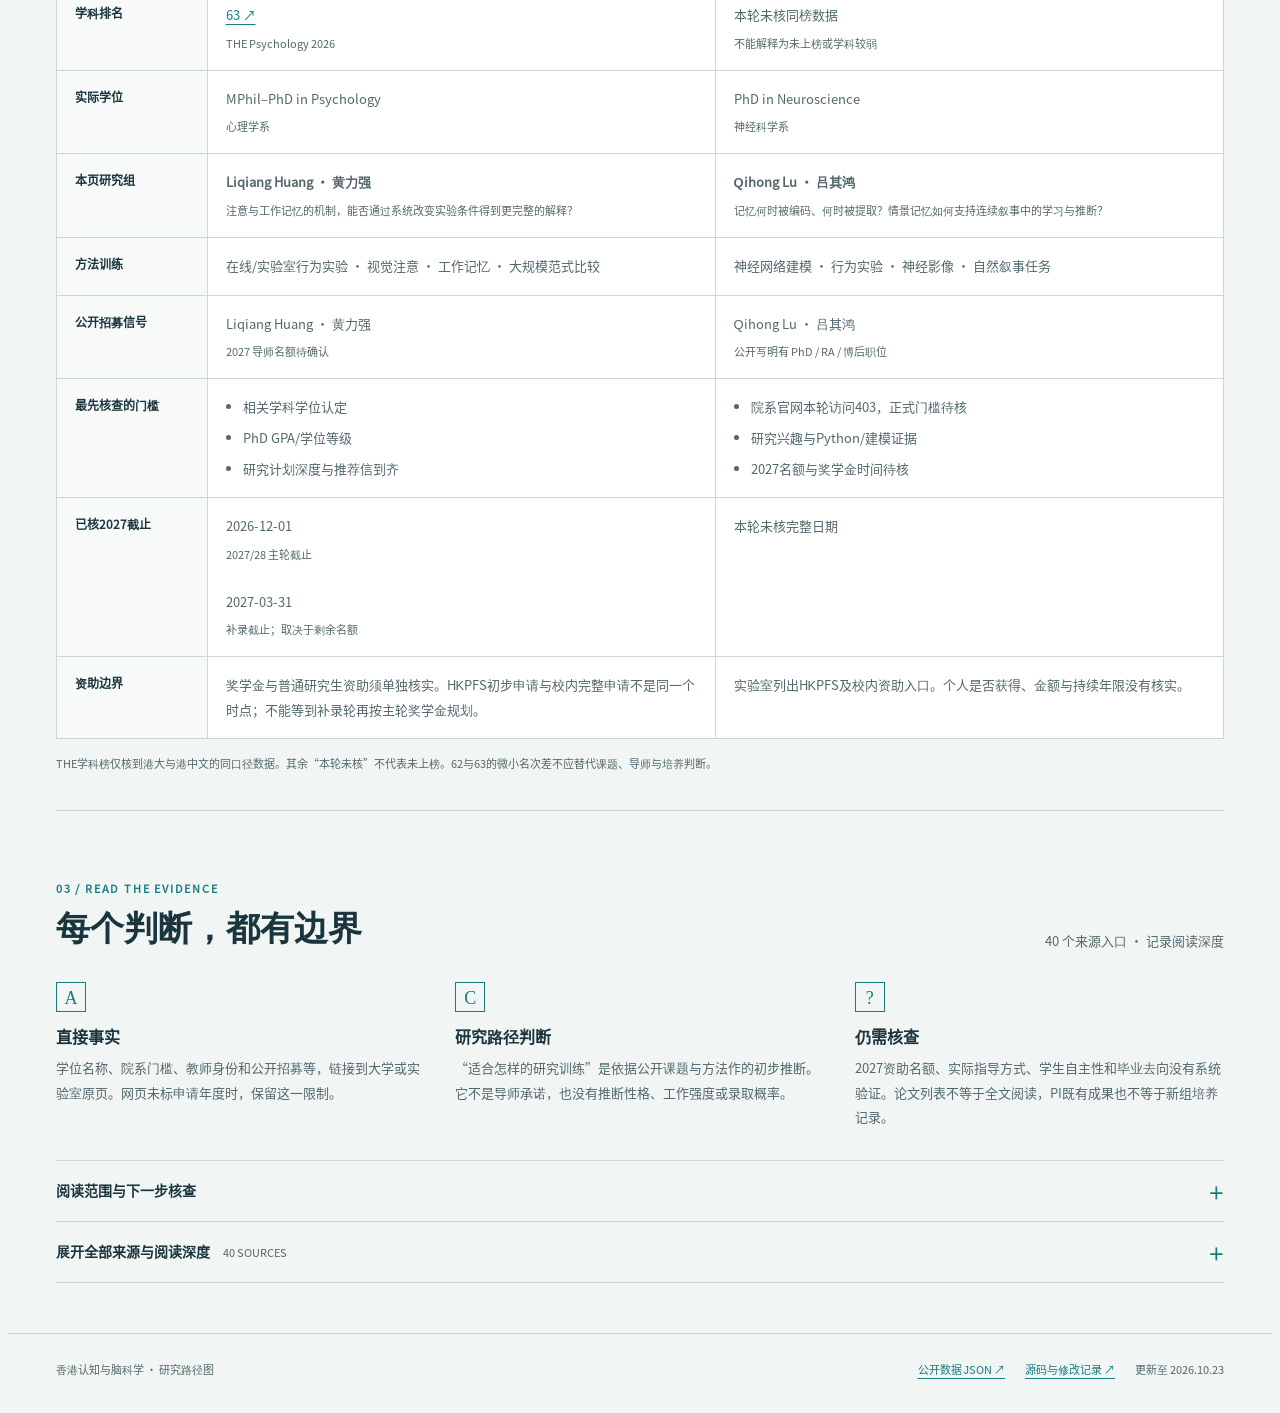
<file: hk-research/index.html>
<!doctype html>
<html lang="zh-CN">
<head>
  <meta charset="utf-8">
  <meta name="viewport" content="width=device-width, initial-scale=1">
  <meta name="description" content="从香港大学、研究学位到实验室与代表项目的公开证据图。对照排名、方法、申请门槛与资料缺口。">
  <meta name="theme-color" content="#1a353d">
  <title>香港认知与脑科学 · 研究路径图</title>
  <link rel="icon" type="image/svg+xml" href="icon.svg">
  <link rel="stylesheet" href="style.css">
  <script src="app.js" defer></script>
</head>
<body>
<a class="skip" href="#map">跳到研究路径</a>
<header class="site-header">
  <a href="#" class="brand" aria-label="香港研究路径，返回顶部"><span class="brand-mark" aria-hidden="true">港</span><span>研究路径<span class="brand-en">HONG KONG / RESEARCH ATLAS</span></span></a>
  <nav aria-label="页面导航"><a href="#map">选路径</a><a href="#compare">横向比较</a><a href="#evidence">证据与边界</a><a class="github" href="https://github.com/Anmicky/anmicky.github.io/tree/main/hk-research" target="_blank" rel="noopener noreferrer">GitHub ↗</a></nav>
</header>
<main>
  <section class="hero" aria-labelledby="title">
    <div class="hero-copy">
      <p class="eyebrow">COGNITION · COMPUTATION · HUMAN BRAIN</p>
      <h1 id="title">一所大学里，<br>究竟进哪间实验室？</h1>
      <p class="intro">沿着学校、学位与研究组，看到真正要做的问题。先辨认研究训练，再判断申请路径。</p>
      <div class="hero-bottom"><a class="primary-link" href="#map">开始看研究路径 <span aria-hidden="true">↘</span></a><span class="date">资料核查 / 2026.10.23</span></div>
    </div>
    <div class="hero-atlas" aria-label="六所大学、七个实验室，按学校、学位、研究组展开">
      <div class="atlas-top"><span>研究路径索引</span><span class="mono">HK / 01—06</span></div>
      <div class="atlas-row"><span class="atlas-number">06</span><div>所大学<small>University / 学校环境</small></div></div>
      <div class="atlas-line" aria-hidden="true"><i></i><span>研究学位 · 培养与申请入口</span><i></i></div>
      <div class="atlas-row second"><span class="atlas-number">07</span><div>个实验室<small>Lab / 问题与方法</small></div></div>
      <p class="atlas-caption">学校声誉、学科表现、实验室研究证据，分别判断。</p>
    </div>
  </section>
  <div class="scope-note"><span class="note-mark">i</span><p>这是公开资料初筛。综合与学科排名可核查；实验室用代表研究、方法和招生信息展开，<strong>不编造实验室名次或录取概率</strong>。</p></div>

  <section id="map" class="map-section" aria-labelledby="map-title">
    <div class="section-heading"><div><p class="eyebrow">01 / FOLLOW THE QUESTION</p><h2 id="map-title">从研究问题出发</h2></div><p>点选学校，展开学位与实验室。<br>主题筛选只覆盖当前收集的研究组。</p></div>
    <div class="toolbar"><label for="search">搜索学校、导师、方法<input id="search" type="search" placeholder="例如：记忆、EEG、程琛…" autocomplete="off"></label><button id="reset" class="text-button" type="button">重置筛选 ↺</button></div>
    <div id="topics" class="topic-list" aria-label="研究主题筛选"></div>
    <div class="results-line"><p id="result-count" role="status" aria-live="polite"></p><span>综合排名 / QS 2027</span></div>
    <div id="school-list" class="school-list" aria-label="学校选择"></div>
    <div id="empty" class="empty" hidden><h3>这批资料里还没有匹配的路径</h3><p>换一个关键词或重置筛选。未匹配仅指本页收集范围。</p><button id="empty-reset" class="primary-button" type="button">查看全部研究路径</button></div>
    <div id="path-view">
      <div id="path-heading" class="path-heading"></div>
      <div id="route" class="route">
        <svg id="connections" aria-hidden="true"></svg>
        <div class="route-column"><p class="column-label">01 · UNIVERSITY</p><div id="school-node" class="school-node"></div></div>
        <div class="route-column"><p class="column-label">02 · RESEARCH DEGREE</p><div id="program-node" class="program-node"></div></div>
        <div class="route-column"><p class="column-label">03 · LABORATORY</p><div id="lab-nodes" class="lab-nodes" aria-label="实验室选择"></div></div>
      </div>
      <article id="lab-detail" class="lab-detail" aria-label="实验室详细资料"></article>
      <details id="program-detail" class="program-detail"><summary><span>实际申请哪个项目？</span><span class="summary-hint">培养、材料与截止时间 <b aria-hidden="true">＋</b></span></summary><div id="program-content"></div></details>
    </div>
  </section>

  <section id="compare" class="compare-section" aria-labelledby="compare-title">
    <div class="section-heading"><div><p class="eyebrow">02 / SIDE BY SIDE</p><h2 id="compare-title">放在一起，差别更清楚</h2></div><p>最多比较三校。勾选仅保存在本机浏览器，<br>不代表最终申请决定。</p></div>
    <div id="compare-picker" class="compare-picker" aria-label="选择比较学校"></div>
    <p id="compare-status" class="compare-status" role="status" aria-live="polite"></p>
    <div id="compare-content"></div>
    <p class="table-note">THE学科榜仅核到港大与港中文的同口径数据。其余“本轮未核”不代表未上榜。62与63的微小名次差不应替代课题、导师与培养判断。</p>
  </section>

  <section id="evidence" class="evidence-section" aria-labelledby="evidence-title">
    <div class="section-heading"><div><p class="eyebrow">03 / READ THE EVIDENCE</p><h2 id="evidence-title">每个判断，都有边界</h2></div><p id="source-count"></p></div>
    <div class="evidence-grid">
      <div><span class="evidence-letter">A</span><h3>直接事实</h3><p>学位名称、院系门槛、教师身份和公开招募等，链接到大学或实验室原页。网页未标申请年度时，保留这一限制。</p></div>
      <div><span class="evidence-letter">C</span><h3>研究路径判断</h3><p>“适合怎样的研究训练”是依据公开课题与方法作的初步推断。它不是导师承诺，也没有推断性格、工作强度或录取概率。</p></div>
      <div><span class="evidence-letter">?</span><h3>仍需核查</h3><p>2027资助名额、实际指导方式、学生自主性和毕业去向没有系统验证。论文列表不等于全文阅读，PI既有成果也不等于新组培养记录。</p></div>
    </div>
    <details class="method-note"><summary>阅读范围与下一步核查</summary><div><p id="coverage-text"></p><p>认知心理学通常以期刊研究为主要证据；计算认知/NeuroAI也出现预印本与会议成果。作者排序与合作规模随子领域而异，本页不据此猜测学生贡献、资金或指导质量。</p><p>进入正式选校前，应逐项确认：①学位与跨学科资格；②2027实际名额和逐年资助条件；③一个可执行的首年研究问题；④通过学生交流核实指导与训练方式。代表作还需阅读全文，核对设计、作者贡献和可复现材料。</p><p>本页只涵盖已收集的6所学校与7个研究组，不是香港所有相关导师的穷尽检索。未命中资料不能用于断言某课题、职位或资助不存在。</p></div></details>
    <details class="source-directory"><summary>展开全部来源与阅读深度 <span id="source-total"></span></summary><ol id="source-list"></ol></details>
  </section>
</main>
<footer><span>香港认知与脑科学 · 研究路径图</span><div><a href="data.json">公开数据 JSON ↗</a><a href="https://github.com/Anmicky/anmicky.github.io/tree/main/hk-research" target="_blank" rel="noopener noreferrer">源码与修改记录 ↗</a><span>更新至 2026.10.23</span></div></footer>
<noscript><p class="noscript">此页交互需要JavaScript。可直接查看 <a href="data.json">公开数据</a> 或 <a href="https://github.com/Anmicky/anmicky.github.io/tree/main/hk-research">GitHub资料</a>。</p></noscript>
</body>
</html>
</file>
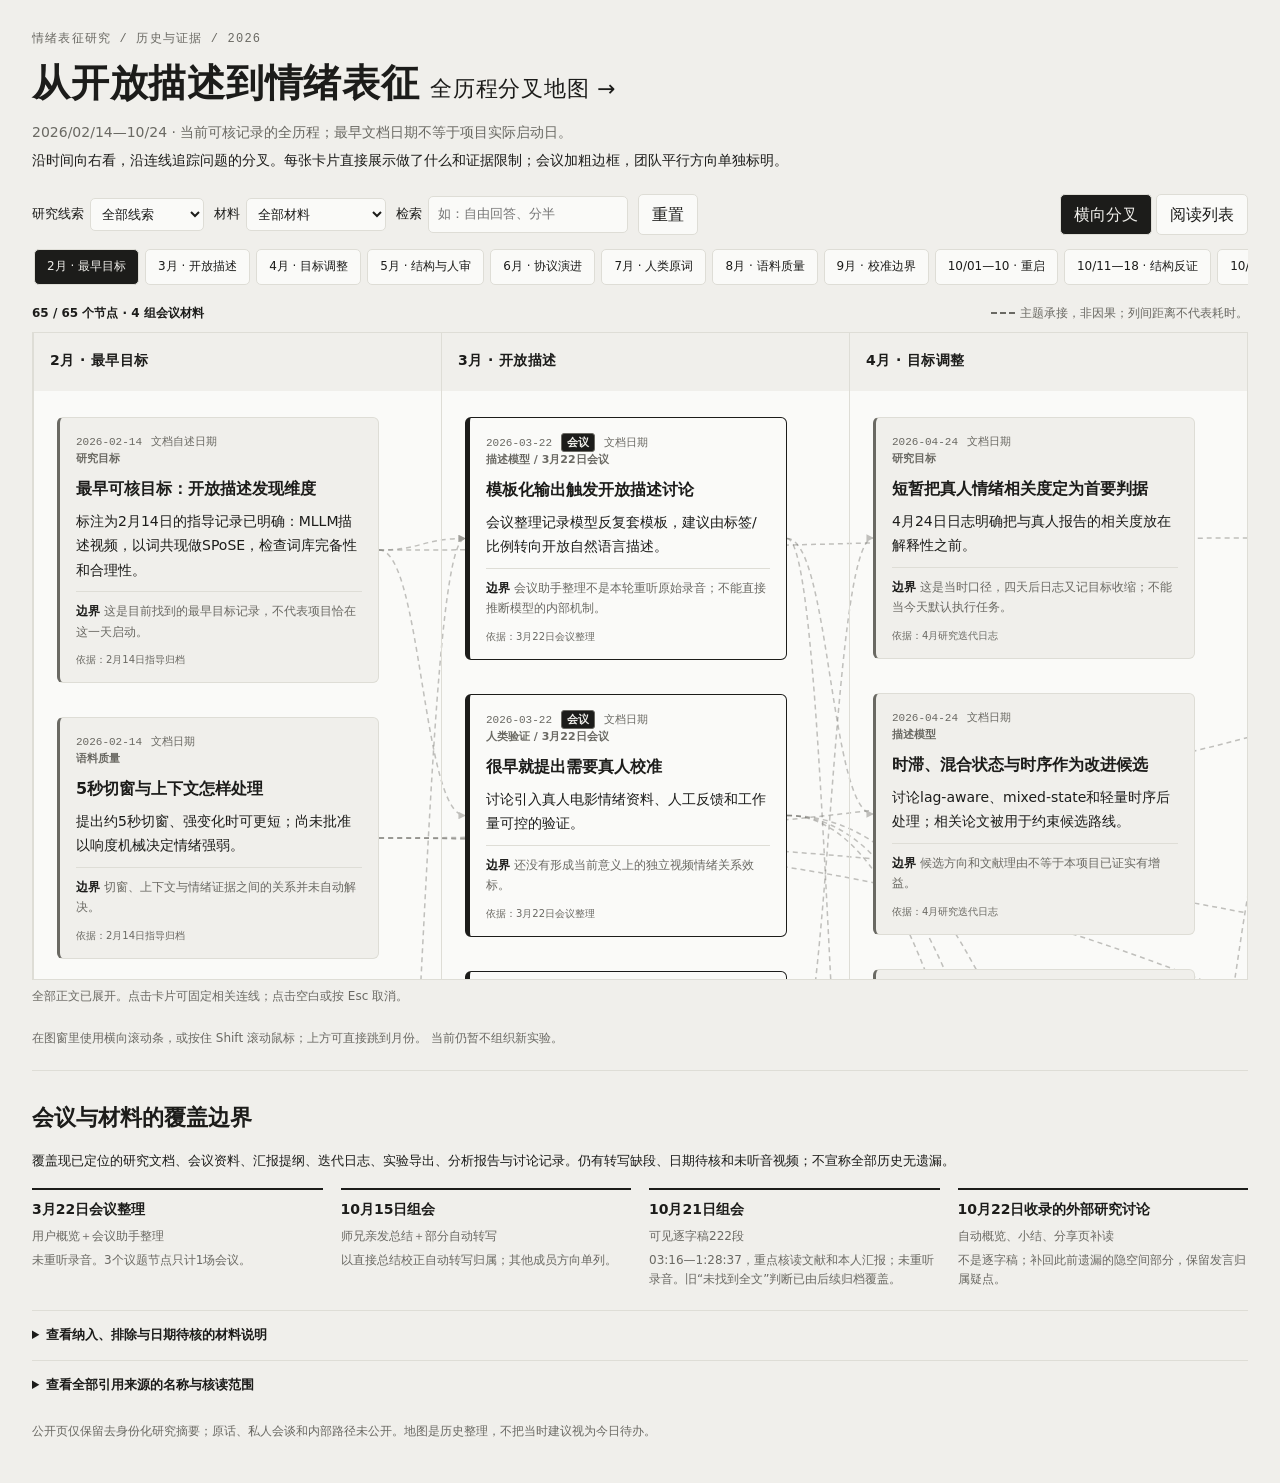
<file: research-history/index.html>
<!doctype html><html lang="zh-CN"><head><meta charset="utf-8"><meta name="viewport" content="width=device-width,initial-scale=1"><title>情绪表征研究 · 全历程分叉地图</title><style>
:root{--ink:#1C1C1A;--paper:#F0EFEB;--muted:#6A6963;--grid:#DEDDD6;--light:#FAFAF8;--cw:322px;--step:408px}*{box-sizing:border-box}body{margin:0;background:var(--paper);color:var(--ink);font-family:system-ui,-apple-system,'Noto Sans CJK SC','Microsoft YaHei',sans-serif;line-height:1.6}button,input,select{font:inherit;color:inherit}button,select,input{background:var(--light);border:1px solid var(--grid);border-radius:5px}button{cursor:pointer;padding:7px 13px}button:hover,button[aria-pressed=true]{background:var(--ink);color:var(--paper)}button:focus-visible,select:focus-visible,input:focus-visible,a:focus-visible,.node:focus-visible{outline:3px solid var(--ink);outline-offset:4px}a{color:inherit;text-underline-offset:4px}main{max-width:1600px;margin:auto;padding:30px 32px}.eyebrow{font:12px ui-monospace,monospace;letter-spacing:.1em;color:var(--muted)}h1{font:600 clamp(28px,3vw,45px)/1.25 Georgia,'Noto Serif CJK SC',SimSun,serif;margin:12px 0 14px;letter-spacing:.02em}h1 span{font:400 .57em/1.5 system-ui,sans-serif;white-space:nowrap}header p{max-width:1000px;margin:6px 0;font-size:14px;color:var(--muted)}.key{color:var(--ink)}.controls{display:flex;align-items:center;flex-wrap:wrap;gap:10px;margin:22px 0 12px}.controls label{font-size:13px;display:flex;align-items:center;gap:6px}.controls select{padding:7px;max-width:220px}.controls input{width:200px;padding:7px 9px}.view{display:flex;gap:4px;margin-left:auto}.nav{display:flex;gap:6px;overflow-x:auto;padding:2px 2px 10px;scrollbar-width:thin}.nav button{flex-shrink:0;font-size:12px;padding:7px 12px}.nav .current{background:var(--ink);color:var(--paper)}.mapbar{display:flex;flex-wrap:wrap;gap:5px 22px;justify-content:space-between;padding:9px 0;font-size:12px;color:var(--muted)}#count{font-weight:600;color:var(--ink)}#viewport{height:72vh;min-height:520px;max-height:900px;overflow:auto;border:1px solid var(--grid);background:var(--light);overscroll-behavior:contain;scrollbar-color:var(--muted) var(--paper);position:relative;touch-action:pan-x pan-y}#canvas{position:relative;isolation:isolate;min-height:100%}#routes{position:absolute;inset:0;z-index:-1;overflow:visible}.thread{fill:none;stroke:var(--muted);stroke-width:1.5;stroke-dasharray:5 4;opacity:.4;transition:opacity .15s,stroke-width .15s}.thread.hot{stroke:var(--ink);stroke-width:2.7;opacity:1}.focused .thread:not(.hot){opacity:.09}.stage{position:absolute;top:0;height:100%;border-left:1px solid var(--grid);pointer-events:none}.stage h2{font-size:14px;margin:0;padding:16px 16px 14px;background:var(--paper);height:58px;letter-spacing:.03em}.node{position:absolute;width:var(--cw);background:var(--paper);border:1px solid var(--grid);border-left:3px solid var(--muted);border-radius:6px;padding:15px 16px 14px;cursor:pointer;transition:border-color .15s;min-height:212px}.node.meeting{border:1.5px solid var(--ink);border-left:5px solid var(--ink);background:var(--light)}.node.selected{outline:3px solid var(--ink);outline-offset:3px}.node h3{font-size:16px;line-height:1.5;margin:9px 0 8px;font-weight:650;overflow-wrap:anywhere}.meta{display:flex;align-items:baseline;flex-wrap:wrap;gap:4px 9px;font:11px/1.7 ui-monospace,monospace;color:var(--muted)}.badge{font:600 11px/1.6 system-ui,sans-serif;border:1px solid var(--muted);border-radius:3px;padding:0 5px;color:var(--ink)}.meeting .badge{background:var(--ink);color:var(--paper)}.brief{font-size:14px;line-height:1.75;margin:0 0 9px}.limit{font-size:12px;line-height:1.7;color:var(--muted);margin:0;padding-top:9px;border-top:1px solid var(--grid)}.limit b{font-weight:600;color:var(--ink)}.source{font-size:10px;line-height:1.7;color:var(--muted);margin:9px 0 0}.topic{font-size:11px;line-height:1.5;font-weight:600;color:var(--muted)}#status{min-height:30px;margin:7px 0;font-size:12px;color:var(--muted)}.hint{font-size:12px;color:var(--muted)}.linekey{display:inline-block;vertical-align:middle;width:24px;border-top:2px dashed var(--muted);margin-right:5px}.footer{border-top:1px solid var(--grid);margin-top:22px;padding-top:14px}.footer h2{font:600 22px Georgia,SimSun,serif}.coverage{font-size:13px;max-width:1000px}.audit{display:grid;grid-template-columns:repeat(4,minmax(0,1fr));gap:18px;margin:16px 0}.audit article{border-top:2px solid var(--ink);padding-top:8px}.audit h3{font-size:14px;margin:0 0 6px}.audit p{font-size:12px;color:var(--muted);margin:5px 0}details{font-size:13px;padding:14px 0;border-top:1px solid var(--grid)}summary{cursor:pointer;font-weight:600}table{width:100%;border-collapse:collapse;margin-top:12px;font-size:12px}td,th{text-align:left;vertical-align:top;border-bottom:1px solid var(--grid);padding:10px}td:nth-child(1){width:21%}td:nth-child(2){width:20%}#empty{padding:40px;font-size:16px}#viewport.list{height:auto;min-height:0;max-height:none;overflow:visible;border:0;background:transparent}#viewport.list #canvas{display:grid;grid-template-columns:repeat(3,minmax(0,1fr));gap:18px;width:auto!important;height:auto!important}#viewport.list #routes,#viewport.list .stage{display:none}#viewport.list .node{position:relative!important;left:auto!important;top:auto!important;width:auto!important;min-height:0}#viewport.list .node[hidden]{display:none!important}[hidden]{display:none!important}noscript{display:block;padding:20px}.mobilehint{display:none}@media(max-width:900px){main{padding:22px 18px}.view{margin-left:0}.audit{grid-template-columns:repeat(2,minmax(0,1fr))}#viewport.list #canvas{grid-template-columns:repeat(2,minmax(0,1fr))}}@media(max-width:560px){main{padding:18px 12px}h1{font-size:28px}h1 span{display:block;margin-top:6px}header p{font-size:12px}.controls{gap:8px}.controls label{font-size:12px}.controls select{max-width:168px}.controls input{width:152px}.controls button{font-size:12px;padding:7px 10px}.mobilehint{display:inline}.desktopHint{display:none}#viewport{height:70vh;min-height:480px}#viewport.list #canvas{grid-template-columns:1fr}.audit{grid-template-columns:1fr 1fr;gap:12px}.audit h3{font-size:13px}table{font-size:11px}td,th{padding:7px}#canvas{--cw:300px;--step:378px}}@media(prefers-reduced-motion:reduce){*{scroll-behavior:auto!important;transition:none!important}}
</style></head><body><main><header><div class="eyebrow">情绪表征研究 / 历史与证据 / 2026</div><h1>从开放描述到情绪表征 <span>全历程分叉地图 →</span></h1><p id="scope"></p><p class="key">沿时间向右看，沿连线追踪问题的分叉。每张卡片直接展示做了什么和证据限制；会议加粗边框，团队平行方向单独标明。</p></header><div class="controls"><label>研究线索 <select id="track"><option value="all">全部线索</option></select></label><label>材料 <select id="type"><option value="all">全部材料</option><option value="meeting">只看会议</option><option value="nonmeeting">文档、实验与讨论</option></select></label><label><span class="sr">检索</span><input id="query" type="search" placeholder="如：自由回答、分半"></label><button id="reset">重置</button><div class="view"><button id="mapMode" aria-pressed="true">横向分叉</button><button id="listMode" aria-pressed="false">阅读列表</button></div></div><nav class="nav" aria-label="跳到研究阶段" id="nav"></nav><div class="mapbar"><span id="count" role="status" aria-live="polite"></span><span><span class="linekey"></span>主题承接，非因果；列间距离不代表耗时。</span></div><div id="viewport" tabindex="0" role="region" aria-label="横向研究地图，可左右和上下滚动"><div id="canvas"><svg id="routes" aria-hidden="true"><defs><marker id="arrow" viewBox="0 0 8 8" refX="7" refY="4" markerWidth="5" markerHeight="5" orient="auto-start-reverse"><path d="M0 0L8 4L0 8" fill="#6A6963"/></marker></defs><g id="threads"></g></svg><div id="empty" hidden>没有匹配节点，试试清空检索或切换线索。</div></div></div><div id="status" aria-live="polite">全部正文已展开。点击卡片可固定相关连线；点击空白或按 Esc 取消。</div><p class="hint"><span class="desktopHint">在图窗里使用横向滚动条，或按住 Shift 滚动鼠标；上方可直接跳到月份。</span><span class="mobilehint">在图内左右滑动看时间，上下滑动看同阶段分支；也可切换“阅读列表”。</span> 当前仍暂不组织新实验。</p><section class="footer"><h2>会议与材料的覆盖边界</h2><p class="coverage" id="coverage"></p><div class="audit" id="meetings"></div><details><summary>查看纳入、排除与日期待核的材料说明</summary><div style="overflow-x:auto"><table><thead><tr><th>材料</th><th>处理</th><th>证据边界</th></tr></thead><tbody id="audit"></tbody></table></div></details><details><summary>查看全部引用来源的名称与核读范围</summary><div id="sources"></div></details><p class="hint">公开页仅保留去身份化研究摘要；原话、私人会谈和内部路径未公开。地图是历史整理，不把当时建议视为今日待办。</p></section><noscript>此页的交互地图需要启用 JavaScript。请启用后刷新。</noscript></main>
<script>
const D={"title": "从开放描述到情绪表征", "scope": "2026/02/14—10/24 · 当前可核记录的全历程；最早文档日期不等于项目实际启动日。", "stages": ["2月 · 最早目标", "3月 · 开放描述", "4月 · 目标调整", "5月 · 结构与人审", "6月 · 协议演进", "7月 · 人类原词", "8月 · 语料质量", "9月 · 校准边界", "10/01—10 · 重启", "10/11—18 · 结构反证", "10/19—23 · 会议与验证", "10/24 · 调查与回顾"], "tracks": ["研究目标", "描述模型", "人类验证", "语料质量", "结构指标", "效度边界", "团队平行方向"], "events": [{"id": "F01", "title": "最早可核目标：开放描述发现维度", "time": "2026-02-14", "phase": 0, "track": 0, "kind": "question", "question": "为什么最初要建立空间？", "finding": "标注为2月14日的指导记录已明确：MLLM描述视频，以词共现做SPoSE，检查词库完备性和合理性。", "limit": "这是目前找到的最早目标记录，不代表项目恰在这一天启动。", "sources": ["febguide"], "evidence_grade": "指导记录归档", "time_kind": "文档自述日期", "track_name": "研究目标", "meeting": "", "col": 0}, {"id": "F02", "title": "5秒切窗与上下文怎样处理", "time": "2026-02-14", "phase": 0, "track": 3, "kind": "question", "question": "电影应如何变成可分析片段？", "finding": "提出约5秒切窗、强变化时可更短；尚未批准以响度机械决定情绪强弱。", "limit": "切窗、上下文与情绪证据之间的关系并未自动解决。", "sources": ["febguide"], "evidence_grade": "历史文档陈述", "time_kind": "文档日期", "track_name": "语料质量", "meeting": "", "col": 0}, {"id": "F03", "title": "一度聚焦观众诱发情绪与角色差异", "time": "2026-02-26", "phase": 0, "track": 0, "kind": "revision", "question": "研究人物情绪，还是观众感受？", "finding": "2月26日归档区分角色分析与观众推断，并把角色—观众差异当成候选价值。", "limit": "这是当时整理的方向；不能据此把后来的所有人物任务改叫观众体验。", "sources": ["febstate"], "evidence_grade": "历史文档陈述", "time_kind": "文档日期", "track_name": "研究目标", "meeting": "", "col": 0}, {"id": "F04", "title": "滚动上下文与分层记忆成为候选路线", "time": "2026-02-26", "phase": 0, "track": 1, "kind": "proposal", "question": "独立片段能保留电影叙事吗？", "finding": "尝试短片段基线、滚动上下文和金字塔记忆的构想。", "limit": "文档中的架构不等于各模块已验证有效。", "sources": ["febstate"], "evidence_grade": "历史文档陈述", "time_kind": "文档日期", "track_name": "描述模型", "meeting": "", "col": 0}, {"id": "F05", "title": "模板化输出触发开放描述讨论", "time": "2026-03-22", "phase": 1, "track": 1, "kind": "revision", "question": "固定标签和高置信输出有没有信息量？", "finding": "会议整理记录模型反复套模板，建议由标签/比例转向开放自然语言描述。", "limit": "会议助手整理不是本轮重听原始录音；不能直接推断模型的内部机制。", "sources": ["mar"], "evidence_grade": "历史文档陈述", "time_kind": "文档日期", "track_name": "描述模型", "meeting": "3月22日会议", "col": 1}, {"id": "F06", "title": "很早就提出需要真人校准", "time": "2026-03-22", "phase": 1, "track": 2, "kind": "question", "question": "模型说得合理，是否等于人真的这样感受？", "finding": "讨论引入真人电影情绪资料、人工反馈和工作量可控的验证。", "limit": "还没有形成当前意义上的独立视频情绪关系效标。", "sources": ["mar"], "evidence_grade": "历史文档陈述", "time_kind": "文档日期", "track_name": "人类验证", "meeting": "3月22日会议", "col": 1}, {"id": "F07", "title": "弹幕分布与上下文是平行问题", "time": "2026-03-22", "phase": 1, "track": 0, "kind": "question", "question": "弹幕能否作为观众情绪窗口？", "finding": "发现时间分布不均、语境缺失，考虑按时间组织更连续上下文。", "limit": "弹幕表达不是直接自我体验报告，更不自动是人物情绪。", "sources": ["mar"], "evidence_grade": "历史文档陈述", "time_kind": "文档日期", "track_name": "研究目标", "meeting": "3月22日会议", "col": 1}, {"id": "F08", "title": "短暂把真人情绪相关度定为首要判据", "time": "2026-04-24", "phase": 2, "track": 0, "kind": "decision", "question": "更好的解释，还是更像真人的预测？", "finding": "4月24日日志明确把与真人报告的相关度放在解释性之前。", "limit": "这是当时口径，四天后日志又记目标收缩；不能当今天默认执行任务。", "sources": ["log"], "evidence_grade": "历史文档陈述", "time_kind": "文档日期", "track_name": "研究目标", "meeting": "", "col": 2}, {"id": "F09", "title": "时滞、混合状态与时序作为改进候选", "time": "2026-04-24", "phase": 2, "track": 1, "kind": "proposal", "question": "为何片段输出与连续观众体验对不上？", "finding": "讨论lag-aware、mixed-state和轻量时序后处理；相关论文被用于约束候选路线。", "limit": "候选方向和文献理由不等于本项目已证实有增益。", "sources": ["log"], "evidence_grade": "历史文档陈述", "time_kind": "文档日期", "track_name": "描述模型", "meeting": "", "col": 2}, {"id": "F10", "title": "明确转向影片内可观察情绪表达", "time": "2026-04-28", "phase": 2, "track": 0, "kind": "revision", "question": "直接推断观众内在体验是否过难？", "finding": "4月28日日志明确：从观众内在体验转向人物可观察表达与开放词结构，保留跨场景/文化比较。", "limit": "可观察不等于无歧义，也不等于人类心理结构已被测到。", "sources": ["log"], "evidence_grade": "当时迭代日志", "time_kind": "文档日期", "track_name": "研究目标", "meeting": "", "col": 2}, {"id": "F11", "title": "旧viewer路线保留工具，不继续定义主目标", "time": "2026-04-28", "phase": 2, "track": 1, "kind": "decision", "question": "此前探索是否全部作废？", "finding": "日志将ViLAMP等viewer路线的记忆、对齐与后处理经验归为可复用资产。", "limit": "历史工具保留不自动赋予它当前优先级。", "sources": ["log"], "evidence_grade": "历史文档陈述", "time_kind": "文档日期", "track_name": "描述模型", "meeting": "", "col": 2}, {"id": "F12", "title": "三模型11/11/13维与语义锚点被整理", "time": "2026-05-11", "phase": 3, "track": 4, "kind": "evidence", "question": "不同模型是否有可对应的词结构？", "finding": "当时结果归档报告GPT/Kimi/Qwen峰值11/11/13维及语义区域对应。", "limit": "这是旧输入和选择规则下的结果；稳定性word-r不是人类判断相关或普遍维数。", "sources": ["mayresults", "maypack"], "evidence_grade": "已有结果包，本轮未重训", "time_kind": "文档日期", "track_name": "结构指标", "meeting": "", "col": 3}, {"id": "F13", "title": "5月阶段汇报提纲：结构、场景与文化", "time": "2026-05-12", "phase": 3, "track": 0, "kind": "proposal", "question": "空间接下来要解释什么？", "finding": "汇报提纲强调表达结构、跨模型对齐和场景/文化差异。", "limit": "这是汇报准备材料，未据此确认会议发生；“结构存在”等措辞也需要验证。", "sources": ["mayslides"], "evidence_grade": "历史文档陈述", "time_kind": "文档日期", "track_name": "研究目标", "meeting": "", "col": 3}, {"id": "F14", "title": "复现包使参数、数据和扫描过程可追踪", "time": "2026-05-13", "phase": 3, "track": 4, "kind": "evidence", "question": "旧维数结论能否重跑？", "finding": "包内包含输入、原脚本、1—32维扫描和10种子等结果。", "limit": "可复现流程不等于当前输入条件与历史完全一致。", "sources": ["maypack"], "evidence_grade": "本轮核包目录与README", "time_kind": "文档日期", "track_name": "结构指标", "meeting": "", "col": 3}, {"id": "F15", "title": "人类增删验证成为具体任务", "time": "2026-05-13", "phase": 3, "track": 2, "kind": "proposal", "question": "先判断模型给出的开放词靠不靠谱。", "finding": "规划约2000视频候选池的人类增删校准，短期先做pilot。", "limit": "2000是规划/池规模，不能画成已完成2000段人类实验。", "sources": ["mayhuman"], "evidence_grade": "历史文档陈述", "time_kind": "文档日期", "track_name": "人类验证", "meeting": "", "col": 3}, {"id": "F16", "title": "明确可以复用已有候选词，先小规模试跑", "time": "2026-05-18", "phase": 3, "track": 2, "kind": "decision", "question": "需要重生成，还是先衔接已有输入？", "finding": "五月登记记录：先从现有池分层抽200，试现有输出，首轮约15分钟。", "limit": "该登记说明部分信息只保存在当时会话摘要，不能当全量逐字聊天。", "sources": ["mayregistry"], "evidence_grade": "历史文档陈述", "time_kind": "文档日期", "track_name": "人类验证", "meeting": "", "col": 3}, {"id": "F17", "title": "“情绪词”是否需要包含心理状态受到讨论", "time": "2026-05-29", "phase": 3, "track": 2, "kind": "proposal", "question": "专注、评估、权力等输出应怎样处理？", "finding": "pilot修改记录提议扩展为情绪与心理状态词，并加入操作引导。", "limit": "记录明确标待执行；改名称不能证明这些词属于同一心理构念。", "sources": ["maypilot"], "evidence_grade": "历史文档陈述", "time_kind": "文档日期", "track_name": "人类验证", "meeting": "", "col": 3}, {"id": "F18", "title": "早期人类实验执行困难被后续回顾记录", "time": "2026-06-05", "phase": 4, "track": 2, "kind": "evidence", "question": "任务完成率和默认保留是否影响结果？", "finding": "6月22日回顾的来源表把6月5日早期实验列为质量问题来源。", "limit": "本轮只核回顾表，未独立复算当日采集；不沿用其精确百分比作结论。", "sources": ["junestart"], "evidence_grade": "后续回顾记载", "time_kind": "回顾指向日期", "track_name": "人类验证", "meeting": "", "col": 4}, {"id": "F19", "title": "词层高保留率引出交互与判据疑问", "time": "2026-06-21", "phase": 4, "track": 2, "kind": "revision", "question": "很高的认可率是否真说明模型很好？", "finding": "当时词层报告记录1232个判断位置及多份零删除记录，促使检查默认操作、认真度和可证伪性。", "limit": "判断位置不是独立被试；旧报告“正式实验2000clips”标题不能当完成规模。", "sources": ["juneanalysis"], "evidence_grade": "历史文档陈述", "time_kind": "文档日期", "track_name": "人类验证", "meeting": "", "col": 4}, {"id": "F20", "title": "旧路线回顾仍沿用观众情绪口径", "time": "2026-06-21", "phase": 4, "track": 0, "kind": "revision", "question": "四月转向后，所有文档是否同步？", "finding": "6月旧Step2回顾仍以观众情绪定义任务，五月人类规划亦有类似措辞。", "limit": "更可能至少存在文档口径并存；不能仅凭回顾文档断言真实任务又正式转回。", "sources": ["juneold", "mayhuman", "log"], "evidence_grade": "文档冲突可见", "time_kind": "文档日期", "track_name": "研究目标", "meeting": "", "col": 4}, {"id": "F21", "title": "平台约束让大规模规划收缩为可行协议", "time": "2026-06-22", "phase": 4, "track": 2, "kind": "revision", "question": "每条多人、视频体积和实验时长怎样同时满足？", "finding": "当时记录讨论2000×3与平台分包/被试负担冲突，重新整理小批次流程。", "limit": "这是历史设计难点，不自动成为当前扩样待办。", "sources": ["junestart"], "evidence_grade": "历史文档陈述", "time_kind": "文档日期", "track_name": "人类验证", "meeting": "", "col": 4}, {"id": "F22", "title": "协议v2记录强制判断、理由、适宜度与信心", "time": "2026-06-25", "phase": 4, "track": 2, "kind": "evidence", "question": "怎样区别认可、默认操作和不确定？", "finding": "6月25日更新称已在脑岛运行并回收部分带适宜度/信心记录。", "limit": "本轮未核全DB；文档中的20人×30设计与194判断位置不能混成完整600试次。", "sources": ["junev2"], "evidence_grade": "协议更新记载", "time_kind": "更新日期", "track_name": "人类验证", "meeting": "", "col": 4}, {"id": "F23", "title": "自由生成成为独立的人类数据资产", "time": "2026-07-21", "phase": 5, "track": 2, "kind": "evidence", "question": "人主动会写出哪些词？", "finding": "7月21日导出报告对应15份记录、29段设计；10月原包复核确认402条观察、353条有词。", "limit": "日期是导出/报告标记；不是每位参与者同一天完整完成29段。", "sources": ["julyfree", "julyverified"], "evidence_grade": "原导出经后续字节复核", "time_kind": "导出/报告日期", "track_name": "人类验证", "meeting": "", "col": 5}, {"id": "F24", "title": "混合盲评区分主动表达与候选认可", "time": "2026-07-28", "phase": 5, "track": 2, "kind": "evidence", "question": "人类词与模型词给另一批人看，认可有何差别？", "finding": "7月28日导出经10月回核：30份采集，按既有注意力规则分析27份；词来源隐藏混合呈现。", "limit": "认可给定词与主动产词不同；现有任务还不是独立相似性判断。", "sources": ["julyverified"], "evidence_grade": "原导出经后续核验", "time_kind": "导出包日期", "track_name": "人类验证", "meeting": "", "col": 5}, {"id": "F25", "title": "120部影片字幕和切片成为工程重心", "time": "2026-08-13", "phase": 6, "track": 3, "kind": "evidence", "question": "怎样建立可批量产词的影片输入？", "finding": "历史QA时间线记载8月中旬配字幕、话语级切片与校准流程。", "limit": "工程就绪与情绪测量有效性是不同层次。", "sources": ["qatime"], "evidence_grade": "此前证据时间线", "time_kind": "8/13—18阶段", "track_name": "语料质量", "meeting": "", "col": 6}, {"id": "F26", "title": "扩大人类验证与替代性论证被提出", "time": "2026-08-17", "phase": 6, "track": 2, "kind": "proposal", "question": "是否可以主要依靠模型批量产词？", "finding": "当时设计把人机词相当、扩样和文化偏差列为后续支撑。", "limit": "当时“不显著即可替代”等推理过强；后来等价性和任务边界审查已收缩它。", "sources": ["aughuman"], "evidence_grade": "历史文档陈述", "time_kind": "文档日期", "track_name": "人类验证", "meeting": "", "col": 6}, {"id": "F27", "title": "人工抽查暴露切片质量问题", "time": "2026-08-23", "phase": 6, "track": 3, "kind": "revision", "question": "机器说可用的片段，人是否也认可？", "finding": "QA回顾记录人工批次抽查的高删除和旧分离信息混入，随后重切与改判据。", "limit": "抽样不能直接代表全库；这里引用历史审计，不是本轮新审视频。", "sources": ["qatime"], "evidence_grade": "历史文档陈述", "time_kind": "文档日期", "track_name": "语料质量", "meeting": "", "col": 6}, {"id": "F28", "title": "单说话人主导与多说话人审核被规范", "time": "2026-08-24", "phase": 6, "track": 3, "kind": "decision", "question": "切片质量标准是什么？", "finding": "建立说话人主导与多人审核等工作标准。", "limit": "主导阈值本身需要目标任务支持，不能天然等于情绪有效片段。", "sources": ["qatime"], "evidence_grade": "历史文档陈述", "time_kind": "文档日期", "track_name": "语料质量", "meeting": "", "col": 6}, {"id": "F29", "title": "人机词比较与模型预试继续推进", "time": "2026-08-27", "phase": 6, "track": 1, "kind": "evidence", "question": "不同生成模型的词面/语义差异有多大？", "finding": "历史报告比较人类词、Qwen3.7及Flash/Plus词面、BGE与效价。", "limit": "旧显著性与等价措辞不当现在终判，模型身份/模态后来继续核对。", "sources": ["augexp"], "evidence_grade": "历史文档陈述", "time_kind": "文档日期", "track_name": "描述模型", "meeting": "", "col": 6}, {"id": "F30", "title": "全量生词后置，先完成切片与人工审核", "time": "2026-08-28", "phase": 6, "track": 5, "kind": "decision", "question": "能否先大规模产词再补质量？", "finding": "历史决定将全量产词放到切片完成及人工审核后。", "limit": "这是当时权限边界，不是今天重新启动全量的授权。", "sources": ["qatime"], "evidence_grade": "历史文档陈述", "time_kind": "文档日期", "track_name": "效度边界", "meeting": "", "col": 6}, {"id": "F31", "title": "小词表结构不稳，替代分解成为诊断候选", "time": "2026-09-03", "phase": 7, "track": 4, "kind": "revision", "question": "旧SPoSE结构是否足够稳定？", "finding": "9月7日回顾收录8月底至9月3日稳定性检查，曾比较PCA/NMF并指出小词表问题。", "limit": "阶段性比较不是正式替换原法，也未完成独立人类验证。", "sources": ["qatime"], "evidence_grade": "此前审计摘要", "time_kind": "8/30—9/3阶段", "track_name": "结构指标", "meeting": "", "col": 7}, {"id": "F32", "title": "人审与机器审计对照，重新审视质检闭环", "time": "2026-09-07", "phase": 7, "track": 3, "kind": "revision", "question": "机器通过能否算质量过关？", "finding": "人工片段、manifest与双提示检查暴露漏审类型。", "limit": "局部诊断闭合不等于全库放行。", "sources": ["qatime"], "evidence_grade": "历史文档陈述", "time_kind": "文档日期", "track_name": "语料质量", "meeting": "", "col": 7}, {"id": "F33", "title": "已有29段不能校准所有筛片标准", "time": "2026-09-12", "phase": 7, "track": 2, "kind": "revision", "question": "有人类数据就足够校准吗？", "finding": "当时文件自我撤回：29段先经筛选，某些指标无变化，存在量程受限。", "limit": "人数足与样本结构足是两件事；不由此宣布人类数据无用。", "sources": ["humansep"], "evidence_grade": "历史文档陈述", "time_kind": "文档日期", "track_name": "人类验证", "meeting": "", "col": 7}, {"id": "F34", "title": "有声人类与部分无声生产条件被区分", "time": "2026-09-12", "phase": 7, "track": 1, "kind": "revision", "question": "同名任务是否真的接受相同信息？", "finding": "源码及运行核查指出部分生产去音轨，而人类指令要求开声音。", "limit": "不能扩张成所有历史人机对比都有同样错配；需逐链路核输入。", "sources": ["modality"], "evidence_grade": "历史文档陈述", "time_kind": "文档日期", "track_name": "描述模型", "meeting": "", "col": 7}, {"id": "F35", "title": "语料交付与长段缺陷并存", "time": "2026-09-13", "phase": 7, "track": 3, "kind": "revision", "question": "封包完整是否意味着切分合理？", "finding": "交接时间线记录多版语料交付及假长段缺陷，后续需要修订。", "limit": "其中精确时刻部分来自mtime，不能编成每一步都有独立操作日志。", "sources": ["septtime"], "evidence_grade": "历史文档陈述", "time_kind": "文档日期", "track_name": "语料质量", "meeting": "", "col": 7}, {"id": "F36", "title": "完整视频核查替代截断抽帧语义判断", "time": "2026-09-15", "phase": 7, "track": 3, "kind": "decision", "question": "此前机器到底看到了多少内容？", "finding": "检查纪律记录抽帧只覆盖开头的风险，明确语义检查送完整视频。", "limit": "全段送入仍不保证模型判断正确；只消除一种截断来源。", "sources": ["rule"], "evidence_grade": "现存纪律及事故记录", "time_kind": "文档日期", "track_name": "语料质量", "meeting": "", "col": 7}, {"id": "F37", "title": "合作者追问本质突破与文章组织", "time": "2026-09-19", "phase": 7, "track": 0, "kind": "question", "question": "研究比已有工作多解决了什么？", "finding": "10月1日回读的9月私聊显示：需要反思突破，但也要用上已有结果。", "limit": "这不是要求抛弃所有旧数据或已定新题。", "sources": ["restart"], "evidence_grade": "此前回核聊天摘要", "time_kind": "原消息日期", "track_name": "研究目标", "meeting": "", "col": 7}, {"id": "F38", "title": "重新明确沿MLLM标注思路继续", "time": "2026-09-29", "phase": 7, "track": 5, "kind": "decision", "question": "科研暂停后怎样接回？", "finding": "私聊整理记载继续MLLM标注路线，合作者准备文章框架。", "limit": "不能把“框架未见”解释成任务不存在，亦不把历史扩样自动当最新任务。", "sources": ["restart"], "evidence_grade": "此前回核聊天摘要", "time_kind": "原消息日期", "track_name": "效度边界", "meeting": "", "col": 7}, {"id": "F39", "title": "重启调查：词有信号不等于人类空间已验证", "time": "2026-10-01", "phase": 8, "track": 5, "kind": "revision", "question": "还有没有值得继续的科学问题？", "finding": "重启报告把词适用性、真人结构和方法创新分开，提出有限可证伪检查。", "limit": "旧公开demo并非本项目低维表示的人类效度证明。", "sources": ["restart"], "evidence_grade": "历史文档陈述", "time_kind": "文档日期", "track_name": "效度边界", "meeting": "", "col": 8}, {"id": "F40", "title": "回核七月原包，修正人类实验数量和身份", "time": "2026-10-02", "phase": 8, "track": 2, "kind": "evidence", "question": "旧人类结果究竟来自哪批任务？", "finding": "核对15份自由生成、30份盲评原CSV、候选映射和29段媒体；分析27份盲评。", "limit": "历史API精确版本及其实际接收内容仍需分层核对，不只看重建脚本。", "sources": ["julyverified"], "evidence_grade": "原始包与映射核验", "time_kind": "文档日期", "track_name": "人类验证", "meeting": "", "col": 8}, {"id": "F41", "title": "词认可不能替代关系空间效度", "time": "2026-10-05", "phase": 8, "track": 5, "kind": "revision", "question": "增加keep/delete数据能否直接证明心理结构？", "finding": "复用审查明确：扩大同一种认可任务也不直接产生视频或词关系判断。", "limit": "分歧不等于数据无效；不能靠事后删除异见者提高一致性。", "sources": ["humanquality"], "evidence_grade": "历史文档陈述", "time_kind": "文档日期", "track_name": "效度边界", "meeting": "", "col": 8}, {"id": "F42", "title": "重复模型预试：工作选择不等于冠军", "time": "2026-10-08", "phase": 8, "track": 1, "kind": "evidence", "question": "哪种模型可用于后续完整音视频开发？", "finding": "现有小视频池重复比较语义代理、覆盖和波动，保留Omni工作选择及视觉参照。", "limit": "多比较、固定人类参考和模态/家族混杂限制结论，不能宣布普遍最优。", "sources": ["modeloct"], "evidence_grade": "历史文档陈述", "time_kind": "文档日期", "track_name": "描述模型", "meeting": "", "col": 8}, {"id": "F43", "title": "重新组织大规模电影与MER标注生产", "time": "2026-10-10", "phase": 8, "track": 1, "kind": "evidence", "question": "怎样扩展到两个视频来源并保留失败记录？", "finding": "10月生产链后续核查留有Movie48414、MER115595导出位置和逐次状态；使用完整AV规则。", "limit": "位置数不等于全部成功有效标注；这里引用最终回核规模，不称10/10当天完成。", "sources": ["ready", "prod"], "evidence_grade": "后续输入/账本核验", "time_kind": "生产阶段起点，结果规模后核", "track_name": "描述模型", "meeting": "", "col": 8}, {"id": "F44", "title": "原法参数相同，输入条件仍未等同", "time": "2026-10-12", "phase": 8, "track": 4, "kind": "revision", "question": "为什么没有复现旧13维峰？", "finding": "旧清洗英文与新原始中文的词表、更新量及负池不同；同参数不等于完整方法条件相同。", "limit": "本轮不追着13维调参；少量维数复跑不能叫完整峰值复现。", "sources": ["repro"], "evidence_grade": "既有复现核查", "time_kind": "文档日期", "track_name": "结构指标", "meeting": "", "col": 9}, {"id": "F45", "title": "峰值可随筛边与负池参数移动", "time": "2026-10-13", "phase": 8, "track": 4, "kind": "evidence", "question": "维数峰值是否稳健？", "finding": "已有单因素扫描的峰可从28移至13、32或11，且部分同题误差变差。", "limit": "落在11—20不能作为选参正确性的理由；开发验证不是独立终测。", "sources": ["param"], "evidence_grade": "已有全维扫描结果", "time_kind": "文档日期", "track_name": "结构指标", "meeting": "", "col": 9}, {"id": "F46", "title": "冻结输入、保留绝对与相对频率两口径", "time": "2026-10-15", "phase": 8, "track": 4, "kind": "decision", "question": "不同数据规模怎样比较而不暗改原法？", "finding": "规定原法200门槛与相对频率方案、完整曲线、同题检查和来源冻结。", "limit": "比较三数据不等于三种模型，clip-r不是人类相关。", "sources": ["framework"], "evidence_grade": "历史文档陈述", "time_kind": "文档日期", "track_name": "结构指标", "meeting": "", "col": 9}, {"id": "M15A", "title": "组会：这是模型空间，还是人类空间？", "time": "2026-10-15", "phase": 8, "track": 5, "track_name": "效度边界", "kind": "meeting", "question": "", "finding": "师兄总结追问能否替代人类、共现是否合理；建议查已有人工数据，并将弹幕作为参照线索。", "limit": "会上关于模型优劣的报告不作独立测评结论；提出验证不等于验证已完成。", "sources": ["meet15"], "evidence_grade": "师兄亲发总结", "time_kind": "会议日期", "meeting": "10月15日组会", "col": 9}, {"id": "M15B", "title": "组会旁支：情绪动态与神经数据", "time": "2026-10-15", "phase": 8, "track": 6, "track_name": "团队平行方向", "kind": "meeting", "question": "", "finding": "同场另有情绪动态复现、未来状态预测、sLDS与fMRI空间对应等方向。", "limit": "这是团队其他研究线；状态数、主成分和你的词空间维数不是同一概念。", "sources": ["meet15"], "evidence_grade": "师兄亲发总结", "time_kind": "会议日期", "meeting": "10月15日组会", "col": 9}, {"id": "F47", "title": "强共现基线对低维提出直接挑战", "time": "2026-10-17", "phase": 8, "track": 4, "kind": "evidence", "question": "降维是否提供额外预测收益？", "finding": "跨影片模型共标签补全中，直接NPMI强于所比较的低维结果。", "limit": "目标仍是模型共标签；这不能否定全部心理表征研究。", "sources": ["falsify"], "evidence_grade": "已有结果文件", "time_kind": "文档日期", "track_name": "结构指标", "meeting": "", "col": 9}, {"id": "F48", "title": "共现无法唯一识别语义、人物和时间关系", "time": "2026-10-18", "phase": 8, "track": 5, "kind": "revision", "question": "两个词同段出现究竟意味着什么？", "finding": "审计指出片段词集合缺词级人物归属、时间戳和关系标签，不能唯一分开近义、混合情绪及先后变化。", "limit": "BGE相似与多人敏感性也不能给出关系真值。", "sources": ["identify"], "evidence_grade": "字段与统计审计", "time_kind": "文档日期", "track_name": "效度边界", "meeting": "", "col": 9}, {"id": "F49", "title": "同日聊天追补：分半、阈值与选维证据", "time": "2026-10-21", "phase": 8, "track": 4, "kind": "question", "question": "结构可重复性到底怎样计算？", "finding": "会议要求确认数据分半与独立拟合等稳定性问题。", "limit": "与组会要求交叉印证；不是又一场独立会议，也不代表验证已完成。", "sources": ["senior"], "evidence_grade": "此前核验原消息", "time_kind": "原消息日期", "track_name": "结构指标", "meeting": "", "col": 10}, {"id": "M21A", "title": "组会读文献：标签适用与连续评分分阶段", "time": "2026-10-21", "phase": 8, "track": 2, "track_name": "人类验证", "kind": "meeting", "question": "", "finding": "讨论EmoFilM项目来源与后续研究；师兄区分先判断有没有某情绪、确定维度后再评分验证。", "limit": "这是会议中的阶段设想；不能倒写成现有采集已含独立连续评分。", "sources": ["meet21"], "evidence_grade": "自动逐字转写，未听音频", "time_kind": "会议日期", "meeting": "10月21日组会", "col": 10}, {"id": "M21B", "title": "组会核方法：分半什么？参数有多敏感？", "time": "2026-10-21", "phase": 8, "track": 4, "track_name": "结构指标", "kind": "meeting", "question": "", "finding": "区分按视频分半与按词组合分半；要求检查正例阈值、负池大小及分半稳定性。", "limit": "这是检验要求，不是已有稳健性结果；选超参和最终评价仍需区分。", "sources": ["meet21"], "evidence_grade": "自动逐字转写，未听音频", "time_kind": "会议日期", "meeting": "10月21日组会", "col": 10}, {"id": "M21C", "title": "组会提出：先写开放描述，再提取情绪词", "time": "2026-10-21", "phase": 8, "track": 1, "track_name": "描述模型", "kind": "meeting", "question": "", "finding": "面对2—6词限制，讨论下一版先开放描述再提词；同时提出分析取舍是否制造8—13维的疑问。", "limit": "提示约束与后续分析约束是两个问题；放宽提示本身不能排除算法造成结构。", "sources": ["meet21"], "evidence_grade": "自动逐字转写，未听音频", "time_kind": "会议日期", "meeting": "10月21日组会", "col": 10}, {"id": "F50", "title": "人机差异解释也被承认为研究价值", "time": "2026-10-22", "phase": 8, "track": 0, "kind": "revision", "question": "一定要完全一致才有意义吗？", "finding": "合作者明确差异可解释也有价值，弹幕表达与视频描述须分开。", "limit": "这不是已批准随意改题或宣称发现差异机制。", "sources": ["senior"], "evidence_grade": "此前核验原消息", "time_kind": "原消息日期", "track_name": "研究目标", "meeting": "", "col": 10}, {"id": "M22A", "title": "外部讨论：隐空间须与人类表征对齐", "time": "2026-10-22", "phase": 8, "track": 5, "track_name": "效度边界", "kind": "meeting", "question": "", "finding": "补读分享页后发现原摘要漏掉“情绪隐空间”部分：讨论跨模型差异、人类对齐及弹幕平行重建。", "limit": "10/22仅为收录日期；自动纪要无逐句说话人。8—13维等是汇报主张，尚非人类效度证据。", "sources": ["meet22"], "evidence_grade": "自动纪要，未听音频", "time_kind": "收录日期，实际会议日期待核", "meeting": "外部讨论（10/22收录）", "col": 10}, {"id": "M22B", "title": "外部讨论旁支：动态与弹幕传播", "time": "2026-10-22", "phase": 8, "track": 6, "track_name": "团队平行方向", "kind": "meeting", "question": "", "finding": "同一份纪要还讨论情绪动态、弹幕传播及神经方向，作为团队背景分支保留。", "limit": "不能把另一个研究部分的传播/从众建议，直接归为你的词空间任务。实际会议日期待核。", "sources": ["meet22"], "evidence_grade": "自动纪要，未听音频", "time_kind": "收录日期，实际会议日期待核", "meeting": "外部讨论（10/22收录）", "col": 10}, {"id": "F51", "title": "独立人类预测与标注规模被列为核心验证", "time": "2026-10-23", "phase": 8, "track": 5, "kind": "question", "question": "文章究竟要证明哪两件事？", "finding": "比较模型/人类来源表示预测另一批人的表现，并检验增加标注数据规模的收益。", "limit": "人类二元/三元任务在消息和截图间仍有版本差异。", "sources": ["senior"], "evidence_grade": "此前核验原消息", "time_kind": "原消息日期", "track_name": "效度边界", "meeting": "", "col": 10}, {"id": "F52", "title": "人类split r引出原词与语义编码之争", "time": "2026-10-24", "phase": 8, "track": 2, "kind": "evidence", "question": "人类能在多大程度上预测人类？", "finding": "现有15份记录、29视频重复分半；随后追问异形词、俗语、空白及语义编码。", "limit": "编码后相关更高不等于心理真值更近；不把重分组当新增样本。", "sources": ["recent"], "evidence_grade": "历史文档陈述", "time_kind": "文档日期", "track_name": "人类验证", "meeting": "", "col": 11}, {"id": "F53", "title": "自由回答文献追到原话、词表与主题", "time": "2026-10-24", "phase": 8, "track": 2, "kind": "revision", "question": "如何统计丰富语言又不悄悄丢意义？", "finding": "依次审查Turkstra、另项497词评分、七语言清洗和主题编码，形成透明性及保义要求。", "limit": "不同论文与任务不能混成一个证据链；主题类别不是情绪潜在维度。", "sources": ["recent"], "evidence_grade": "历史文档陈述", "time_kind": "文档日期", "track_name": "人类验证", "meeting": "", "col": 11}, {"id": "F54", "title": "截图补齐共现法与视频配对法比较", "time": "2026-10-24", "phase": 8, "track": 5, "kind": "question", "question": "文章还需要哪一种方法对照？", "finding": "收到的截图补充第三项方法比较，并回到“发现人类情绪维度的方法论”。", "limit": "截图自身日期未知；视频配对三元生成细节未完全定义。", "sources": ["compare"], "evidence_grade": "截图此前已目视核验", "time_kind": "本窗口收图日期，原消息日期未知", "track_name": "效度边界", "meeting": "", "col": 11}, {"id": "F55", "title": "条件核查与自主调查收紧现有主张", "time": "2026-10-24", "phase": 8, "track": 4, "kind": "revision", "question": "当前资产足以完成三项核心验证吗？", "finding": "人类端按旧规则极稀疏，词表覆盖不对称；四套冻结表示未在词汇派生代理上稳定胜过强共现。", "limit": "这不等于直接心理效度已测，也不等于低维无普遍价值。", "sources": ["ready", "auto", "proxy"], "evidence_grade": "既有数据独立交叉复核", "time_kind": "文档日期", "track_name": "结构指标", "meeting": "", "col": 11}, {"id": "F56", "title": "遗漏与歧义成为竞争解释，而非既定创新", "time": "2026-10-24", "phase": 8, "track": 5, "kind": "proposal", "question": "为何现有表示没显示稳定增益？", "finding": "审稿式讨论区分低维无增益、表达选择偏差与人类判断歧义；形成未执行设计。", "limit": "未提及不等于否定，但仅凭生成频率也不能识别每个人的潜在认可。", "sources": ["external", "design"], "evidence_grade": "历史文档陈述", "time_kind": "文档日期", "track_name": "效度边界", "meeting": "", "col": 11}, {"id": "F57", "title": "本人暂不组织新实验，先回到动机", "time": "2026-10-24", "phase": 8, "track": 5, "kind": "decision", "question": "现在值得花精力弄明白什么？", "finding": "明确暂不招募、部署问卷、新标注或付费实验；先分析历史与理论。", "limit": "历史大规模计划和既有最小设计均不是当前执行授权。", "sources": ["state", "recent"], "evidence_grade": "本人明确决定", "time_kind": "本窗口20:47后", "track_name": "效度边界", "meeting": "", "col": 11}, {"id": "F58", "title": "地图范围纠正为整个研究历程", "time": "2026-10-24", "phase": 8, "track": 0, "kind": "decision", "question": "最近一轮讨论不能代替研究全史。", "finding": "本轮回溯到2月可核记录，覆盖9个月，并保留最近讨论作可选放大页。", "limit": "最早可核记录不等于真实起始日；未核的更早时间不补造。", "sources": ["state", "recent"], "evidence_grade": "本人本轮明确要求", "time_kind": "本轮反馈", "track_name": "研究目标", "meeting": "", "col": 11}], "edges": [{"from": "F03", "to": "F07", "type": "theme", "why": "同一主题的历史承接，本轮归纳，非因果"}, {"from": "F07", "to": "F08", "type": "theme", "why": "同一主题的历史承接，本轮归纳，非因果"}, {"from": "F07", "to": "F10", "type": "theme", "why": "同一主题的历史承接，本轮归纳，非因果"}, {"from": "F10", "to": "F13", "type": "theme", "why": "同一主题的历史承接，本轮归纳，非因果"}, {"from": "F13", "to": "F20", "type": "theme", "why": "同一主题的历史承接，本轮归纳，非因果"}, {"from": "F20", "to": "F37", "type": "theme", "why": "同一主题的历史承接，本轮归纳，非因果"}, {"from": "F37", "to": "F50", "type": "theme", "why": "同一主题的历史承接，本轮归纳，非因果"}, {"from": "F50", "to": "F58", "type": "theme", "why": "同一主题的历史承接，本轮归纳，非因果"}, {"from": "F04", "to": "F05", "type": "theme", "why": "同一主题的历史承接，本轮归纳，非因果"}, {"from": "F05", "to": "F09", "type": "theme", "why": "同一主题的历史承接，本轮归纳，非因果"}, {"from": "F05", "to": "F11", "type": "theme", "why": "同一主题的历史承接，本轮归纳，非因果"}, {"from": "F11", "to": "F29", "type": "theme", "why": "同一主题的历史承接，本轮归纳，非因果"}, {"from": "F29", "to": "F34", "type": "theme", "why": "同一主题的历史承接，本轮归纳，非因果"}, {"from": "F34", "to": "F42", "type": "theme", "why": "同一主题的历史承接，本轮归纳，非因果"}, {"from": "F34", "to": "F43", "type": "theme", "why": "同一主题的历史承接，本轮归纳，非因果"}, {"from": "F43", "to": "M21C", "type": "theme", "why": "同一主题的历史承接，本轮归纳，非因果"}, {"from": "F06", "to": "F15", "type": "theme", "why": "同一主题的历史承接，本轮归纳，非因果"}, {"from": "F06", "to": "F16", "type": "theme", "why": "同一主题的历史承接，本轮归纳，非因果"}, {"from": "F06", "to": "F17", "type": "theme", "why": "同一主题的历史承接，本轮归纳，非因果"}, {"from": "F17", "to": "F18", "type": "theme", "why": "同一主题的历史承接，本轮归纳，非因果"}, {"from": "F17", "to": "F19", "type": "theme", "why": "同一主题的历史承接，本轮归纳，非因果"}, {"from": "F17", "to": "F21", "type": "theme", "why": "同一主题的历史承接，本轮归纳，非因果"}, {"from": "F17", "to": "F22", "type": "theme", "why": "同一主题的历史承接，本轮归纳，非因果"}, {"from": "F22", "to": "F23", "type": "theme", "why": "同一主题的历史承接，本轮归纳，非因果"}, {"from": "F22", "to": "F24", "type": "theme", "why": "同一主题的历史承接，本轮归纳，非因果"}, {"from": "F24", "to": "F26", "type": "theme", "why": "同一主题的历史承接，本轮归纳，非因果"}, {"from": "F26", "to": "F33", "type": "theme", "why": "同一主题的历史承接，本轮归纳，非因果"}, {"from": "F33", "to": "F40", "type": "theme", "why": "同一主题的历史承接，本轮归纳，非因果"}, {"from": "F40", "to": "M21A", "type": "theme", "why": "同一主题的历史承接，本轮归纳，非因果"}, {"from": "M21A", "to": "F52", "type": "theme", "why": "同一主题的历史承接，本轮归纳，非因果"}, {"from": "M21A", "to": "F53", "type": "theme", "why": "同一主题的历史承接，本轮归纳，非因果"}, {"from": "F02", "to": "F25", "type": "theme", "why": "同一主题的历史承接，本轮归纳，非因果"}, {"from": "F02", "to": "F27", "type": "theme", "why": "同一主题的历史承接，本轮归纳，非因果"}, {"from": "F02", "to": "F28", "type": "theme", "why": "同一主题的历史承接，本轮归纳，非因果"}, {"from": "F28", "to": "F32", "type": "theme", "why": "同一主题的历史承接，本轮归纳，非因果"}, {"from": "F28", "to": "F35", "type": "theme", "why": "同一主题的历史承接，本轮归纳，非因果"}, {"from": "F28", "to": "F36", "type": "theme", "why": "同一主题的历史承接，本轮归纳，非因果"}, {"from": "F14", "to": "F31", "type": "theme", "why": "同一主题的历史承接，本轮归纳，非因果"}, {"from": "F31", "to": "F44", "type": "theme", "why": "同一主题的历史承接，本轮归纳，非因果"}, {"from": "F31", "to": "F45", "type": "theme", "why": "同一主题的历史承接，本轮归纳，非因果"}, {"from": "F31", "to": "F46", "type": "theme", "why": "同一主题的历史承接，本轮归纳，非因果"}, {"from": "F31", "to": "F47", "type": "theme", "why": "同一主题的历史承接，本轮归纳，非因果"}, {"from": "F47", "to": "F49", "type": "theme", "why": "同一主题的历史承接，本轮归纳，非因果"}, {"from": "F47", "to": "M21B", "type": "theme", "why": "同一主题的历史承接，本轮归纳，非因果"}, {"from": "M21B", "to": "F55", "type": "theme", "why": "同一主题的历史承接，本轮归纳，非因果"}, {"from": "F30", "to": "F38", "type": "theme", "why": "同一主题的历史承接，本轮归纳，非因果"}, {"from": "F38", "to": "F39", "type": "theme", "why": "同一主题的历史承接，本轮归纳，非因果"}, {"from": "F38", "to": "F41", "type": "theme", "why": "同一主题的历史承接，本轮归纳，非因果"}, {"from": "F41", "to": "M15A", "type": "theme", "why": "同一主题的历史承接，本轮归纳，非因果"}, {"from": "F41", "to": "F48", "type": "theme", "why": "同一主题的历史承接，本轮归纳，非因果"}, {"from": "F48", "to": "M22A", "type": "theme", "why": "同一主题的历史承接，本轮归纳，非因果"}, {"from": "F48", "to": "F51", "type": "theme", "why": "同一主题的历史承接，本轮归纳，非因果"}, {"from": "F51", "to": "F54", "type": "theme", "why": "同一主题的历史承接，本轮归纳，非因果"}, {"from": "F51", "to": "F56", "type": "theme", "why": "同一主题的历史承接，本轮归纳，非因果"}, {"from": "F51", "to": "F57", "type": "theme", "why": "同一主题的历史承接，本轮归纳，非因果"}, {"from": "M15B", "to": "M22B", "type": "theme", "why": "同一主题的历史承接，本轮归纳，非因果"}, {"from": "F01", "to": "F05", "type": "theme", "why": "开放描述路线；主题关联，不表示因果或已完成"}, {"from": "F01", "to": "F06", "type": "theme", "why": "人类校准问题；主题关联，不表示因果或已完成"}, {"from": "F01", "to": "F12", "type": "theme", "why": "词结构路线；主题关联，不表示因果或已完成"}, {"from": "F10", "to": "F15", "type": "theme", "why": "人物表达与人审路线；主题关联，不表示因果或已完成"}, {"from": "M15A", "to": "M21A", "type": "theme", "why": "人类验证讨论延续；主题关联，不表示因果或已完成"}, {"from": "M15A", "to": "M21B", "type": "theme", "why": "结构与方法检验；主题关联，不表示因果或已完成"}, {"from": "M15A", "to": "M22A", "type": "theme", "why": "人类表征对齐问题；主题关联，不表示因果或已完成"}, {"from": "F51", "to": "F52", "type": "theme", "why": "独立人类预测与原词处理；主题关联，不表示因果或已完成"}], "sources": {"febguide": {"label": "2月14日指导归档", "scope": "核读当时目标及切窗要求；日期来自文档标记，非项目真正启动日认证。"}, "febstate": {"label": "2月26日项目归档", "scope": "核读愿景、分工、上下文路线；是当时归档主张，不代表全部功能已完成。"}, "mar": {"label": "3月22日会议整理", "scope": "用户提供概览及会议助手整理；非本轮重新听录音。"}, "log": {"label": "4月研究迭代日志", "scope": "核读4月24日和28日相关段；后续对口径并存不强行调和。"}, "mayresults": {"label": "5月多模型结构结果归档", "scope": "结果包与摘要可核；本轮未重训。历史word-r不作人类相关。"}, "maypack": {"label": "5月13日复现包", "scope": "核目录、扫描范围与历史11/11/13维陈述；不是现在的普遍心理维数结论。"}, "mayslides": {"label": "5月12日阶段汇报提纲", "scope": "核目标口径和viewer路线归位，提纲不等于报告已获认可。"}, "mayregistry": {"label": "5月资料交接登记", "scope": "登记原聊天、会议、复现包与实验任务；部分信息当时只以会话摘要保存。"}, "mayhuman": {"label": "5月人类验证规划", "scope": "读任务、短期pilot与正式规模区分；正文仍有观众情绪措辞，不能自动视为再次改题。"}, "maypilot": {"label": "5月29日pilot修改记录", "scope": "文档明确待执行；术语扩展是当时建议，不是心理学分类正确性证明。"}, "juneold": {"label": "6月21日旧Step2回顾", "scope": "核两路线与观众情绪定义；回顾旧路线不证明6月又正式转回。"}, "juneanalysis": {"label": "6月21日词层分析", "scope": "核当时1232判断位置与高保留/零删除问题；本轮未重读旧数据库，不把2000池规模当已完成片数。"}, "junestart": {"label": "6月22—25日人类验证轨迹", "scope": "核会议整理、平台约束与协议演进；引用的早期数字为当时文档报告，非当前重算。"}, "junev2": {"label": "6月协议v2及25日更新", "scope": "文档记录已回收带适宜度/信心的数据；人数、题数、判断位置分开，未核其全部DB。"}, "julyfree": {"label": "7月21日自由生成导出报告", "scope": "核15份记录及29段设计；导出/报告日期不等于每位参与者实际作答日。个体标识不公开。"}, "julyverified": {"label": "10月对7月原始包的核验", "scope": "7/21和7/28导出与CSV字节、候选映射、视频一致性；后来的复核可校正旧数量。"}, "aughuman": {"label": "8月17日人类验证设计", "scope": "当时替代性目标和扩样设想；不显著不等于等价，方案不等于已执行。"}, "augexp": {"label": "8月27日人机词比较", "scope": "历史BGE/效价比较及Flash/Plus预试；旧等价措辞不作当前已证结论。"}, "qatime": {"label": "4月至9月7日切片QA历史核查", "scope": "此前归档的分级证据时间线，本轮定向复读；不是本轮重放全部操作。"}, "septtime": {"label": "8月底至9月14日交接时间线", "scope": "混合日志、台账及mtime；未确认的精确时间仍未知。旧未完成状态不当当前状态。"}, "modality": {"label": "9月12日模态错配核查", "scope": "核有声人类与部分静音生产条件的区别；文档也区分相同直接比较与全量迁移。"}, "humansep": {"label": "9月12日29段人类基线刻画", "scope": "含当晚撤回：样本量够不等于能校准已筛选刺激；本轮不沿用其全部推论。"}, "rule": {"label": "完整视频检查纪律的沿革", "scope": "9月15日纠正抽帧代替完整视频；这是当前核查边界，不是新实验指令。"}, "restart": {"label": "9月讨论及10月1日重启调查", "scope": "核9/19反思、9/29继续MLLM标注私聊的整理；原话不在公开页逐字展开。"}, "humanquality": {"label": "10月5日人类数据复用审查", "scope": "词认可不是视频关系判断，分歧和重复计数需区分；没有重新拼接不同数据成大样本。"}, "modeloct": {"label": "10月8日模型重复预试", "scope": "工作选型不等于显著冠军；不同模型/模态不能直接隔离声音因果作用。"}, "ready": {"label": "10月24日条件核查", "scope": "核当前人类/模型/冻结输入及表示；不由文件完整性推心理效度。"}, "prod": {"label": "10月电影生产后的原法结构结果", "scope": "原词数据完整扫描；稳定性峰不是心理真实维数。"}, "repro": {"label": "10月12日历史条件复现核查", "scope": "读原参数与输入差异，CPU/CUDA和维数范围边界；未强制调成13。"}, "param": {"label": "10月13日参数单因素对照", "scope": "峰值随规则改变；原法与单因素结果分开保留。"}, "framework": {"label": "10月15日分析框架冻结", "scope": "核绝对/相对频率两口径、三数据和验证约束；规范不是每项结果都已完成。"}, "falsify": {"label": "10月17日跨影片共标签反证", "scope": "直接共现与低维比较，目标仍是模型共标签。"}, "identify": {"label": "10月18日共现关系识别审计", "scope": "词级人物/时间/关系标签缺失的可识别性边界；不等于真实混合情绪比例已测得。"}, "senior": {"label": "10月21—23日合作者要求", "scope": "此前核原HTML后的定向摘录，本轮复读；不是全部微信历史。"}, "compare": {"label": "方法比较截图补充", "scope": "原图无确定消息日期；以本窗口10/24收图记录定位，不能补造消息日期。"}, "recent": {"label": "10月24日本窗口逐条历史", "scope": "33条当时消息与8背景的第一版；保留为当日细节，不能充当全史。"}, "auto": {"label": "10月24日自主调查及交叉复核", "scope": "三原生子Agent与现有数据诊断；无新招募、训练或新增标注调用。"}, "proxy": {"label": "10月24日29视频代理结果", "scope": "词汇派生目标、平均坐标映射；不能裁决真实心理关系。"}, "external": {"label": "10月24日审稿式意见核验", "scope": "保留效度质疑但纠正改换对象；新颖性尚未认证。"}, "design": {"label": "10月24日最小实验草案", "scope": "未招募、未运行，用户后续明确暂不组织。"}, "state": {"label": "当前边界", "scope": "本人暂不组织实验，历史愿景不自动变成待执行scope。"}, "meet15": {"label": "10月15日组会·师兄亲发总结", "scope": "完整核读该总结；与当日部分转写和后续核查交叉检查，未重听录音。"}, "meet21": {"label": "10月21日组会·可见逐字稿", "scope": "可见稿222段，03:16—1:28:37；重点核读24:03—1:05:37。未听录音，不含开头缺失部分。"}, "meet22": {"label": "10月22日收录·外部讨论自动纪要", "scope": "核读隐空间段及来源核查；实际会议日期、逐句发言归属未确认。"}}, "audit": [{"source": "3月22日会议整理", "status": "纳入主图", "kind": "用户概览＋会议助手整理", "boundary": "未重听录音。3个议题节点只计1场会议。"}, {"source": "5月12日阶段汇报提纲", "status": "纳入主图，标为准备材料", "kind": "汇报提纲", "boundary": "不以提纲证明会议举行。"}, {"source": "6月21—25日协议与讨论记录", "status": "纳入主图", "kind": "方案、回顾、更新记录", "boundary": "方案规模与完成记录分开；未认定为独立会议。"}, {"source": "10月15日组会", "status": "纳入主图", "kind": "师兄亲发总结＋部分自动转写", "boundary": "以直接总结校正自动转写归属；其他成员方向单列。"}, {"source": "10月21日组会", "status": "纳入主图", "kind": "可见逐字稿222段", "boundary": "03:16—1:28:37，重点核读文献和本人汇报；未重听录音。旧“未找到全文”判断已由后续归档覆盖。"}, {"source": "10月22日收录的外部研究讨论", "status": "纳入主图，实际日期待核", "kind": "自动概览、小结、分享页补读", "boundary": "不是逐字稿；补回此前遗漏的隐空间部分，保留发言归属疑点。"}, {"source": "8月30日通用方法研讨", "status": "检索后未放入主线", "kind": "会议笔记", "boundary": "涉及通用方法背景，未找到推动本研究主线的直接记录。"}, {"source": "9月24日外部会谈", "status": "核查后不公开内容", "kind": "原始转写＋自动纪要", "boundary": "本研究仅被简短提及；另含不宜公开材料，不将其他项目建议归入本研究。"}, {"source": "10月9日外部交流回忆", "status": "仅列覆盖审计，不作主线决定", "kind": "本人会后回忆", "boundary": "候选合作背景，缺逐字证据；不是本项目已采纳任务。"}, {"source": "10月13日个人会谈归档", "status": "不公开", "kind": "明确标为仅本地存档", "boundary": "遵守原存档范围，不发布内容。"}, {"source": "10月20日汇报准备包", "status": "未计为已发生会议", "kind": "准备材料", "boundary": "准备包不能证明会后反馈或会议决定。"}, {"source": "会议转写的多份副本、练习录音", "status": "去重／分开标记", "kind": "重复归档、排练", "boundary": "不把副本计为新会议，不把自我练习视为外部研究讨论。"}], "coverage": "覆盖现已定位的研究文档、会议资料、汇报提纲、迭代日志、实验导出、分析报告与讨论记录。仍有转写缺段、日期待核和未听音视频；不宣称全部历史无遗漏。"};
const $=s=>document.querySelector(s),esc=s=>String(s).replace(/[&<>"']/g,c=>({'&':'&amp;','<':'&lt;','>':'&gt;','"':'&quot;',"'":'&#39;'}[c]));
$('#scope').textContent=D.scope;$('#coverage').textContent=D.coverage;
D.tracks.forEach((n,i)=>$('#track').insertAdjacentHTML('beforeend',`<option value="${i}">${esc(n)}</option>`));
const canvas=$('#canvas'),viewport=$('#viewport'),svg=$('#routes'),threads=$('#threads');let pinned=null,visible=[],list=false,cw=322,step=408,coords={};
D.stages.forEach((name,i)=>{const s=document.createElement('section');s.className='stage';s.dataset.col=i;s.innerHTML=`<h2>${esc(name)}</h2>`;canvas.append(s);const b=document.createElement('button');b.textContent=name;b.dataset.col=i;b.addEventListener('click',()=>{if(list){setMode(false)}viewport.scrollTo({left:i*step,top:0,behavior:'instant'});updateNav()});$('#nav').append(b)});
const nodes=new Map();
D.events.forEach(e=>{const n=document.createElement('article');n.className='node'+(e.meeting?' meeting':'');n.tabIndex=0;n.dataset.id=e.id;n.dataset.track=e.track;n.setAttribute('aria-label',e.title+'；点击追踪关联');n.innerHTML=`<div class="meta"><time>${esc(e.time)}</time>${e.meeting?'<span class="badge">会议</span>':''}<span>${esc(e.time_kind)}</span></div><div class="topic">${esc(e.track_name)}${e.meeting?' / '+esc(e.meeting):''}</div><h3>${esc(e.title)}</h3><p class="brief">${esc(e.finding)}</p><p class="limit"><b>边界</b> ${esc(e.limit)}</p><p class="source">依据：${e.sources.map(k=>esc(D.sources[k].label)).join('；')}</p>`;n.addEventListener('mouseenter',()=>{if(!pinned)focus(e.id)});n.addEventListener('mouseleave',()=>{if(!pinned)clearFocus()});n.addEventListener('click',()=>pin(e.id));n.addEventListener('keydown',ev=>{if(ev.key==='Enter'||ev.key===' '){ev.preventDefault();pin(e.id)}});nodes.set(e.id,n);canvas.append(n)});
function pin(id){if(pinned===id){pinned=null;clearFocus();return}pinned=id;focus(id);$('#status').textContent='已固定：'+D.events.find(e=>e.id===id).title+'。高亮为相邻主题关系；点击空白或按 Esc 取消。'}
function focus(id){canvas.classList.add('focused');const near=new Set([id]);D.edges.forEach(e=>{if(e.from===id||e.to===id){near.add(e.from);near.add(e.to)}});threads.querySelectorAll('path').forEach(p=>p.classList.toggle('hot',p.dataset.from===id||p.dataset.to===id));nodes.forEach((n,k)=>n.classList.toggle('selected',k===id));if(!pinned)$('#status').textContent='追踪：'+D.events.find(e=>e.id===id).title+'。连线表示主题关联，不代表因果。'}
function clearFocus(){canvas.classList.remove('focused');threads.querySelectorAll('path').forEach(p=>p.classList.remove('hot'));nodes.forEach(n=>n.classList.remove('selected'));$('#status').textContent='全部正文已展开。点击卡片可固定相关连线；点击空白或按 Esc 取消。'}
viewport.addEventListener('click',e=>{if(!e.target.closest('.node')){pinned=null;clearFocus()}});document.addEventListener('keydown',e=>{if(e.key==='Escape'){pinned=null;clearFocus()}});
function updateNav(){const col=Math.min(D.stages.length-1,Math.round(viewport.scrollLeft/step));$('#nav').querySelectorAll('button').forEach((b,i)=>b.classList.toggle('current',!list&&i===col))}viewport.addEventListener('scroll',updateNav,{passive:true});
function layout(){const mobile=innerWidth<=560;cw=mobile?300:322;step=mobile?378:408;coords={};const columns=Array.from({length:D.stages.length},()=>[]);visible.forEach(e=>columns[e.col].push(e));let maxY=500;columns.forEach((es,c)=>{let y=84;es.forEach(e=>{const n=nodes.get(e.id);const x=c*step+24;n.style.left=x+'px';n.style.top=y+'px';coords[e.id]={x,y,h:n.offsetHeight};y+=n.offsetHeight+34});maxY=Math.max(maxY,y+30)});canvas.style.width=(D.stages.length*step)+'px';canvas.style.height=maxY+'px';canvas.querySelectorAll('.stage').forEach((n,i)=>{n.style.left=i*step+'px';n.style.width=step+'px'});svg.setAttribute('width',D.stages.length*step);svg.setAttribute('height',maxY);threads.replaceChildren();D.edges.forEach(e=>{const a=coords[e.from],b=coords[e.to];if(!a||!b||b.x<=a.x)return;const x1=a.x+cw,y1=a.y+a.h/2,x2=b.x,y2=b.y+b.h/2;const mid=(x1+x2)/2;const p=document.createElementNS('http://www.w3.org/2000/svg','path');p.setAttribute('d',`M${x1} ${y1} C${mid} ${y1} ${mid} ${y2} ${x2} ${y2}`);p.setAttribute('class','thread');p.setAttribute('marker-end','url(#arrow)');p.dataset.from=e.from;p.dataset.to=e.to;threads.append(p)});updateNav();window.__HISTORY_READY__={nodes:D.events.length,visible:visible.length,sources:Object.keys(D.sources).length,meetingGroups:4,orientation:'left-to-right',descriptions:'always-visible',edges:threads.children.length};}
function filter(){pinned=null;clearFocus();const track=$('#track').value,type=$('#type').value,q=$('#query').value.trim().toLowerCase();visible=D.events.filter(e=>(track==='all'||e.track==track)&&(type==='all'||(type==='meeting'?!!e.meeting:!e.meeting))&&(!q||[e.title,e.finding,e.limit,e.meeting,e.time,e.track_name,...e.sources.map(k=>D.sources[k].label)].join(' ').toLowerCase().includes(q)));const ids=new Set(visible.map(e=>e.id));nodes.forEach((n,id)=>n.hidden=!ids.has(id));$('#empty').hidden=visible.length>0;$('#count').textContent=`${visible.length} / ${D.events.length} 个节点 · ${new Set(visible.map(e=>e.meeting).filter(Boolean)).size} 组会议材料`;viewport.scrollTo(0,0);layout()}
function setMode(isList){list=isList;viewport.classList.toggle('list',list);$('#mapMode').setAttribute('aria-pressed',String(!list));$('#listMode').setAttribute('aria-pressed',String(list));viewport.setAttribute('aria-label',list?'研究历史阅读列表':'横向研究地图，可左右和上下滚动');layout()}
$('#mapMode').onclick=()=>setMode(false);$('#listMode').onclick=()=>setMode(true);$('#track').onchange=filter;$('#type').onchange=filter;$('#query').oninput=filter;$('#reset').onclick=()=>{$('#track').value='all';$('#type').value='all';$('#query').value='';filter()};
const meetingLabels=['3月22日会议整理','10月15日组会','10月21日组会','10月22日收录的外部研究讨论'];D.audit.filter(a=>meetingLabels.includes(a.source)).forEach(a=>$('#meetings').insertAdjacentHTML('beforeend',`<article><h3>${esc(a.source)}</h3><p>${esc(a.kind)}</p><p>${esc(a.boundary)}</p></article>`));
D.audit.forEach(a=>$('#audit').insertAdjacentHTML('beforeend',`<tr><td>${esc(a.source)}</td><td>${esc(a.status)}<br>${esc(a.kind)}</td><td>${esc(a.boundary)}</td></tr>`));Object.values(D.sources).forEach(s=>$('#sources').insertAdjacentHTML('beforeend',`<p><b>${esc(s.label)}</b> — ${esc(s.scope)}</p>`));
filter();let resize;addEventListener('resize',()=>{clearTimeout(resize);resize=setTimeout(layout,80)});
</script></body></html>
</file>
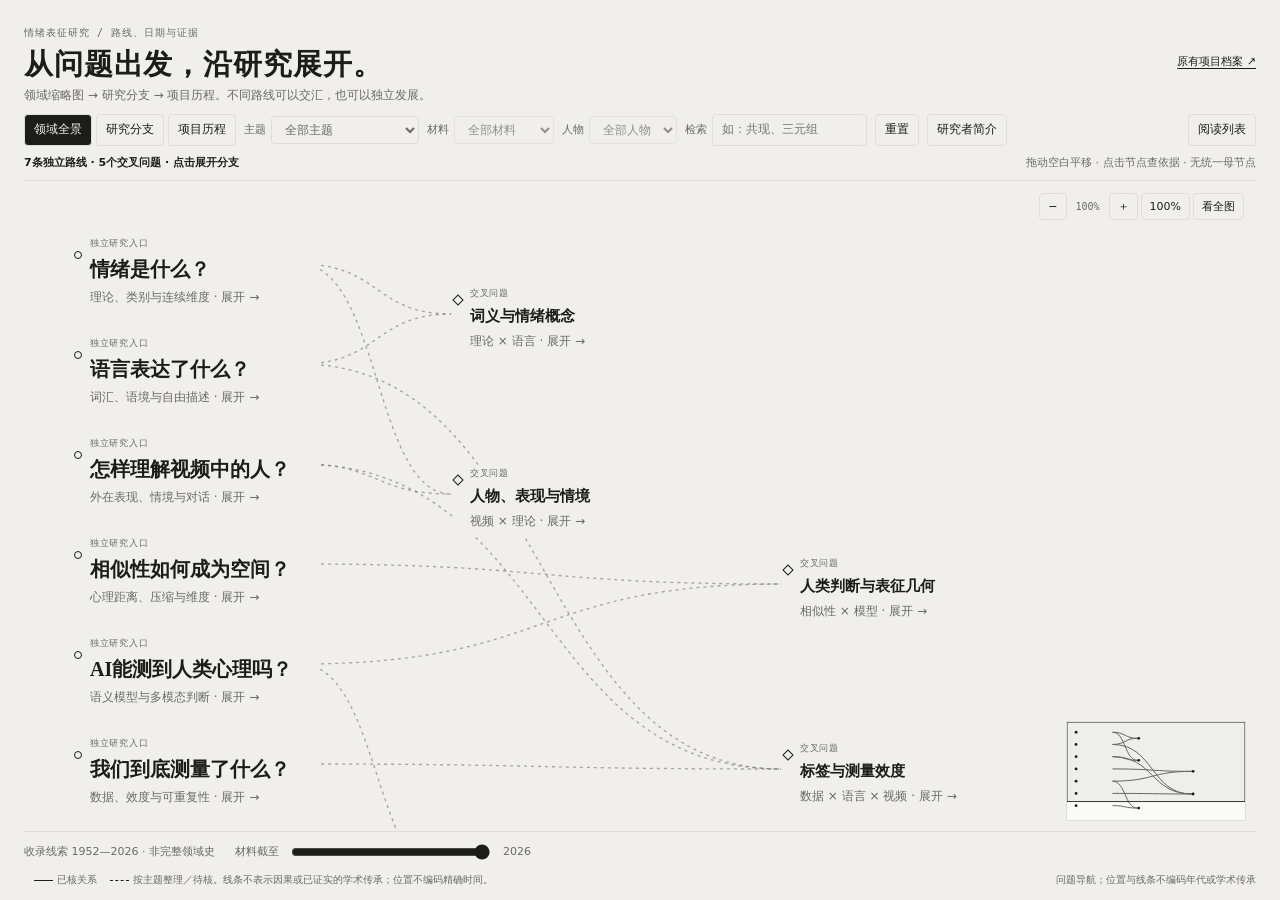
<file: research-history/atlas/index.html>
<!doctype html><html lang="zh-CN"><head><meta charset="utf-8"><meta name="viewport" content="width=device-width,initial-scale=1"><title>研究路线图 · 多起点、分叉与交汇</title><style>
:root{--ink:#1C1C1A;--paper:#F0EFEB;--muted:#6A6963;--grid:#DEDDD6;--light:#FAFAF8}*{box-sizing:border-box}body{margin:0;color:var(--ink);background:var(--paper);font-family:system-ui,-apple-system,'Noto Sans CJK SC','Microsoft YaHei',sans-serif;line-height:1.6}button,input,select{font:inherit;color:inherit}button{cursor:pointer}button,input,select{background:transparent;border:1px solid var(--grid);border-radius:4px;padding:5px 9px;font-size:12px}button:hover,button[aria-pressed=true]{background:var(--ink);color:var(--paper)}button:focus-visible,a:focus-visible,select:focus-visible,input:focus-visible,.node:focus-visible{outline:2px solid var(--ink);outline-offset:4px}button:disabled{opacity:.3;cursor:default}a{color:inherit;text-underline-offset:3px}.app{height:100vh;height:100dvh;padding:18px 24px 12px;display:flex;flex-direction:column;gap:9px}.mast{display:flex;justify-content:space-between;align-items:center;gap:15px}.mast small{font:10px ui-monospace,monospace;letter-spacing:.1em;color:var(--muted)}h1{font:600 29px/1.3 Georgia,'Noto Serif CJK SC',SimSun,serif;letter-spacing:.03em;margin:2px 0 3px}.mast p{margin:0;color:var(--muted);font-size:12px}.mast a{font-size:11px;white-space:nowrap}.tools{display:flex;align-items:center;flex-wrap:wrap;gap:8px}.modes{display:flex;gap:4px}.filters{display:flex;align-items:center;gap:8px;flex-wrap:wrap}.filters label{font-size:11px;color:var(--muted);display:flex;gap:5px;align-items:center}.filters select{max-width:162px}.filters input{width:155px}.filterToggle{display:none}.listToggle{margin-left:auto}.topnote{display:flex;justify-content:space-between;gap:12px;font-size:11px;line-height:1.5;color:var(--muted)}#count{color:var(--ink);font-weight:600}.canvas-shell{position:relative;flex:1;min-height:260px;border-top:1px solid var(--grid);border-bottom:1px solid var(--grid)}#viewport{position:absolute;inset:0;overflow:auto;overscroll-behavior:contain;scrollbar-color:var(--muted) var(--paper);scrollbar-width:thin;cursor:grab;touch-action:pan-x pan-y}#viewport.dragging{cursor:grabbing;user-select:none}.space{position:relative;min-width:100%;min-height:100%}#board{position:absolute;left:0;top:0;transform-origin:0 0;isolation:isolate}#wires{position:absolute;left:0;top:0;z-index:-1;overflow:visible}.thread{fill:none;stroke:var(--muted);stroke-width:1.35;stroke-dasharray:3 4;opacity:.55}.thread.direct{stroke:var(--ink);stroke-dasharray:none;opacity:.72}.thread.hot{stroke:var(--ink);stroke-width:2;opacity:1}.focused .thread:not(.hot){opacity:.13}.edge-label{fill:var(--muted);font-size:10px;font-family:system-ui,sans-serif;paint-order:stroke;stroke:var(--paper);stroke-width:5px;stroke-linejoin:round}.node{position:absolute;width:218px;padding:0 0 2px 15px;background:var(--paper);border:0;border-radius:0;cursor:pointer}.node::before{content:'';position:absolute;left:0;top:25px;width:6px;height:6px;border-radius:50%;border:1.5px solid var(--ink);background:var(--paper)}.node[data-type=dataset]::before{border-radius:0;transform:rotate(45deg)}.node[data-type=meeting]::before{outline:1px solid var(--muted);outline-offset:2px}.node[data-id=ours]::before{background:var(--ink);width:8px;height:8px;left:-1px}.meta{font:10px/1.6 ui-monospace,monospace;color:var(--muted);margin:0 0 3px}.node h2{font-size:14px;line-height:1.5;margin:0 0 5px;font-weight:650;overflow-wrap:anywhere}.brief{font-size:12px;line-height:1.65;margin:0;color:var(--muted)}.node.selected h2{text-decoration:underline;text-underline-offset:5px}.node.selected::before,.node.related::before{background:var(--ink)}.origin{position:absolute;left:15px;bottom:100%;font-size:10px;letter-spacing:.08em;color:var(--muted);padding-bottom:6px;white-space:nowrap;background:var(--paper)}.node.related h2{font-weight:750}.viewtools{position:absolute;right:9px;top:9px;display:flex;gap:3px;background:var(--paper);padding:3px;z-index:5}.viewtools button{font:11px system-ui,sans-serif;padding:4px 8px}.viewtools .zoomstat{font:10px/27px ui-monospace,monospace;color:var(--muted);padding:0 4px;min-width:36px;text-align:center}.foot{display:flex;align-items:flex-start;flex-wrap:wrap;justify-content:space-between;gap:6px 20px;color:var(--muted);font-size:10px}.foot p{margin:0;max-width:820px}.solid,.dashed{display:inline-block;width:19px;vertical-align:middle;margin:0 4px 0 10px;border-top:1.5px solid var(--ink)}.dashed{border-top-style:dashed}.empty{position:absolute;left:35px;top:70px;max-width:320px;font-size:14px;line-height:1.8;color:var(--muted)}#drawer{position:fixed;right:0;top:0;bottom:0;width:min(390px,94vw);background:var(--light);border-left:1px solid var(--grid);padding:22px 24px;z-index:20;overflow:auto}#drawer h2{font:600 23px/1.45 Georgia,SimSun,serif;margin:22px 0 7px}#drawer h3{font-size:12px;margin:20px 0 5px}#drawer p{font-size:13px;margin:7px 0}#drawer .small{font-size:11px;color:var(--muted);overflow-wrap:anywhere}#drawer .close{position:sticky;top:0;float:right;background:var(--light)}.relation-buttons{display:flex;flex-direction:column;gap:7px;margin:16px 0}.relation-buttons button{text-align:left;line-height:1.6}#drawer .person-links a{display:inline-block;margin:5px 12px 5px 0}.list #board{position:relative;transform:none!important;width:auto!important;height:auto!important;padding:10px 22px}.list .space{height:auto!important;width:auto!important}.list #wires,.list .origin,.list .viewtools{display:none}.list .node{position:relative!important;left:auto!important;top:auto!important;width:auto!important;max-width:1000px;padding:13px 0 14px 16px;border-bottom:1px solid var(--grid);margin:0}.list .node::before{top:39px}.list .brief{max-width:850px}.list .node h2{font-size:15px}.list .node .meta{margin-bottom:4px}[hidden]{display:none!important}@media(min-width:1700px){.app{padding-left:36px;padding-right:36px}}@media(max-width:900px){.mast a{display:none}.filters{gap:6px}.listToggle{margin-left:0}.app{padding:14px 14px 10px}h1{font-size:26px}}@media(max-width:560px){.app{padding:12px 10px 8px;gap:8px}h1{font-size:23px}.mast p{font-size:10px}.mast small{font-size:9px}.tools{gap:6px}.tools button{font-size:11px;padding:5px 7px}.filterToggle{display:block}.filters{display:none;width:100%;gap:6px}.filters.open{display:flex}.filters select{max-width:145px;font-size:11px}.filters input{width:140px}.listToggle{margin-left:auto}.topnote{font-size:10px}.topnote .instruction{display:none}.foot{font-size:9px}.foot p{max-width:100%}.viewtools button{font-size:10px;padding:4px 6px}#drawer{top:auto;left:0;width:100%;max-height:57dvh;border-top:1px solid var(--grid);border-left:0;padding:14px 18px}#drawer h2{font-size:21px;margin-top:16px}.solid,.dashed{margin-left:3px}.canvas-shell{min-height:240px}}@media(prefers-reduced-motion:reduce){*{scroll-behavior:auto!important;transition:none!important}}

.node.nav{width:245px;padding:0 0 5px 16px}.node.nav h2{font:600 20px/1.5 Georgia,SimSun,serif;margin-bottom:4px}.node.nav .brief{font-size:12px}.node.nav::before{top:15px}.node.nav.sub h2{font:600 15px/1.6 system-ui,sans-serif}.node.nav.sub{width:210px}.node.nav.sub::before{border-radius:0;transform:rotate(45deg);top:10px}.timeline{display:flex;align-items:center;gap:20px;font-size:11px;color:var(--muted);flex-wrap:wrap}.timeline label{display:flex;align-items:center;gap:10px}.timeline input{width:200px;padding:0;accent-color:var(--ink)}#minimap{position:absolute;right:10px;bottom:10px;width:180px;height:100px;background:var(--light);border:1px solid var(--grid);z-index:6;touch-action:none;cursor:crosshair}#minimap path{stroke:var(--muted);fill:none;stroke-width:1}#minimap circle{fill:var(--ink)}#minimap rect{fill:var(--ink);fill-opacity:.05;stroke:var(--ink);stroke-width:1}#guide{position:absolute;right:0;top:0;bottom:0;width:340px;padding:18px 20px;background:var(--light);border-left:1px solid var(--grid);overflow:auto;z-index:7}#guide h2{font:600 22px/1.5 Georgia,SimSun,serif;margin:5px 0 12px}#guide h3{font-size:12px;margin:23px 0 8px}#guide p{font-size:12px;color:var(--muted)}#guide button.resource{display:block;text-align:left;width:100%;border:0;border-bottom:1px solid var(--grid);border-radius:0;padding:10px 0}#guide button.resource strong{font-size:13px;display:block}#guide button.resource span{font-size:11px;display:block;line-height:1.7;color:var(--muted)}#guide button.resource:hover{background:var(--paper);color:var(--ink)}.has-guide #viewport{right:340px}.has-guide .viewtools,.has-guide #minimap{right:350px}#branchSelect{max-width:240px}.nav .meta{font-size:9px;letter-spacing:.08em}@media(max-width:700px){#guide{width:100%;top:0;max-height:100%;border-left:0}.has-guide #viewport{right:0}.has-guide .viewtools,.has-guide #minimap{right:10px}#minimap{width:125px;height:70px}.timeline{gap:6px;font-size:10px}.timeline input{width:120px}.mast p{max-width:85vw}.node.nav h2{font-size:19px}}.list #minimap{display:none}
</style></head><body><main class="app"><header class="mast"><div><small>情绪表征研究 / 路线、日期与证据</small><h1>从问题出发，沿研究展开。</h1><p>领域缩略图 → 研究分支 → 项目历程。不同路线可以交汇，也可以独立发展。</p></div><a href="../?v=1c05a92">原有项目档案 ↗</a></header><div class="tools"><div class="modes"><button id="fieldMode" aria-pressed="true">领域全景</button><button id="branchMode" aria-pressed="false">研究分支</button><button id="projectMode" aria-pressed="false">项目历程</button></div><button class="filterToggle" id="filterToggle" aria-expanded="false">筛选</button><div class="filters" id="filters"><label>主题 <select id="topic"><option value="all">全部主题</option></select></label><label>材料 <select id="type"><option value="all">全部材料</option></select></label><label>人物 <select id="person"><option value="all">全部人物</option></select></label><label>检索 <input id="query" type="search" placeholder="如：共现、三元组"></label><button id="reset">重置</button><button id="peopleInfo">研究者简介</button></div><button class="listToggle" id="listToggle" aria-pressed="false">阅读列表</button></div><div class="topnote"><span id="count" role="status" aria-live="polite"></span><span class="instruction">拖动空白平移 · 点击节点查依据 · 无统一母节点</span></div><section class="canvas-shell"><div id="viewport" tabindex="0" role="region" aria-label="多起点研究树状网络，可以滚动和缩放"><div class="space" id="space"><div id="board"><svg id="wires" aria-hidden="true"><g id="threads"></g><g id="edgeLabels"></g></svg><div id="empty" class="empty" hidden>当前筛选没有匹配节点。可以清空检索，或切换到完整项目历程。</div></div></div></div><aside id="guide" hidden aria-label="分支阅读"></aside><svg id="minimap" viewBox="0 0 200 110" aria-label="拖动缩略图定位视窗" role="img"></svg><div class="viewtools"><button id="zoomOut" aria-label="缩小">−</button><span class="zoomstat" id="zoomStat">100%</span><button id="zoomIn" aria-label="放大">＋</button><button id="normal">100%</button><button id="fit">看全图</button></div></section><div class="timeline"><span id="timeLabel">收录线索 1952—2026 · 非完整领域史</span><label>材料截至 <input id="timeUntil" type="range" min="1952" max="2026" value="2026" step="1"><output id="timeYear">2026</output></label><button id="guideToggle" hidden>分支导读</button></div><footer class="foot"><p><span class="solid"></span>已核关系 <span class="dashed"></span>按主题整理／待核。线条不表示因果或已证实的学术传承；位置不编码精确时间。</p><span id="viewNote"></span></footer></main><aside id="drawer" aria-label="节点依据与关系" hidden><button class="close" id="closeDrawer">关闭 ×</button><div id="detail"></div></aside><noscript>需要启用JavaScript才能浏览研究路线图。</noscript><script>
const DATA={"store": {"schema_version": "1.0", "updated_at": "2026-10-25", "scope_note": "1952—2026精选线索，非完整领域史；原65项目事件保留。", "classification_note": "主题为本地图的整理标签，不是公认的学科分类；一条记录只存一次，可带多个主题。", "topics": [{"id": "emotion", "label": "情绪结构与心理测量"}, {"id": "language", "label": "语言与自由表达"}, {"id": "video", "label": "视频情绪与社会感知"}, {"id": "brain", "label": "脑表征与情绪动态"}, {"id": "ai", "label": "AI与心理表征"}, {"id": "validation", "label": "数据、效度与稳健性"}], "types": [{"id": "paper", "label": "论文／评论"}, {"id": "dataset", "label": "数据资料"}, {"id": "meeting", "label": "会议资料"}, {"id": "material", "label": "汇报准备"}, {"id": "correction", "label": "质疑／修正"}, {"id": "project", "label": "项目事件"}, {"id": "news", "label": "作者消息"}], "entities": {"people": [{"id": "song", "name": "宋森", "role": "清华大学 · 公开研究线索", "intro": "情绪的神经表征、EEG动态与计算建模。旧官方简介还包含神经回路和类脑智能，不能把所选几篇当作实验室全部方向。", "relation": "与新科师兄：DAEST、LI-DSN及多元情绪体验论文有共同署名。这里只画可核成果，不推断私人熟悉程度。", "sources": [["清华官方简介（页面标记2021）", "https://brain.tsinghua.edu.cn/info/1010/1012.htm"], ["共同论文", "https://arxiv.org/abs/2411.04568"]]}, {"id": "shen", "name": "沈新科", "role": "师兄 · 公开工作与项目指导分别记录", "intro": "所选公开工作包括情绪EEG数据、跨情境RSA与脑状态动态；项目会议则另有开放描述、低维结构及人类效度要求。", "relation": "公开论文的方向不能直接替代组会对本项目的要求；两种证据分别保留。", "sources": [["多元情绪体验论文", "https://pubmed.ncbi.nlm.nih.gov/38147431/"], ["2026共同预印本", "https://arxiv.org/abs/2604.01889"]]}, {"id": "du", "name": "杜长德", "role": "中国科学院自动化研究所 · 作者主页自述", "intro": "神经编解码、脑—视觉—语言联合建模，以及多模态模型与人类概念结构的对应。这里优先选物体概念和情绪几何两条相关线索。", "relation": "用户写作“杜常德”，本轮按Changde Du主页核为“杜长德”。与师兄的合作关系本轮未核定，不画合作线。", "sources": [["作者主页", "https://changdedu.github.io/"], ["情绪几何项目页", "https://reedonepeck.github.io/ai-emotion.github.io/"]]}], "works": [{"id": "work:russell", "title": "A Circumplex Model of Affect", "kind": "paper"}, {"id": "work:rsa", "title": "Representational similarity analysis – connecting the branches of systems neuroscience", "kind": "paper"}, {"id": "work:cowen", "title": "Self-report captures 27 distinct categories of emotion bridged by continuous gradients", "kind": "paper"}, {"id": "work:critique", "title": "Nature of Emotion Categories: Comment on Cowen and Keltner", "kind": "paper"}, {"id": "work:spose", "title": "Revealing the multidimensional mental representations of natural objects underlying human similarity judgments", "kind": "paper"}, {"id": "work:textsim", "title": "Predicting Human Similarity Judgments Using Large Language Models", "kind": "paper"}, {"id": "work:faced", "title": "A Large Finer-grained Affective Computing EEG Dataset", "kind": "dataset"}, {"id": "work:multiEEG", "title": "Electrophysiological representations of multivariate human emotion experience", "kind": "paper"}, {"id": "work:six", "title": "Large language models predict human sensory judgments across six modalities", "kind": "paper"}, {"id": "work:daest", "title": "Dynamic-Attention-based EEG State Transition Modeling for Emotion Recognition", "kind": "paper"}, {"id": "work:objects", "title": "Human-like object concept representations emerge naturally in multimodal large language models", "kind": "paper"}, {"id": "work:emofilm", "title": "Emo-FilM: A multimodal dataset for affective neuroscience using naturalistic stimuli", "kind": "dataset"}, {"id": "work:duemotion", "title": "Bridging the behavior-neural gap: A multimodal AI reveals the brain's geometry of emotion more accurately than human self-reports", "kind": "paper"}, {"id": "work:lidsn", "title": "LI-DSN: A Layer-wise Interactive Dual-Stream Network for EEG Decoding", "kind": "paper"}, {"id": "project:emotion_representation", "title": "我们的研究：65节点的局部历史", "kind": "project"}, {"id": "project:emotion_representation", "title": "最早可核目标：开放描述发现维度", "kind": "project"}, {"id": "project:emotion_representation", "title": "5秒切窗与上下文怎样处理", "kind": "project"}, {"id": "project:emotion_representation", "title": "一度聚焦观众诱发情绪与角色差异", "kind": "correction"}, {"id": "project:emotion_representation", "title": "滚动上下文与分层记忆成为候选路线", "kind": "project"}, {"id": "project:emotion_representation", "title": "模板化输出触发开放描述讨论", "kind": "meeting"}, {"id": "project:emotion_representation", "title": "很早就提出需要真人校准", "kind": "meeting"}, {"id": "project:emotion_representation", "title": "弹幕分布与上下文是平行问题", "kind": "meeting"}, {"id": "project:emotion_representation", "title": "短暂把真人情绪相关度定为首要判据", "kind": "project"}, {"id": "project:emotion_representation", "title": "时滞、混合状态与时序作为改进候选", "kind": "project"}, {"id": "project:emotion_representation", "title": "明确转向影片内可观察情绪表达", "kind": "correction"}, {"id": "project:emotion_representation", "title": "旧viewer路线保留工具，不继续定义主目标", "kind": "project"}, {"id": "project:emotion_representation", "title": "三模型11/11/13维与语义锚点被整理", "kind": "project"}, {"id": "project:emotion_representation", "title": "5月阶段汇报提纲：结构、场景与文化", "kind": "material"}, {"id": "project:emotion_representation", "title": "复现包使参数、数据和扫描过程可追踪", "kind": "project"}, {"id": "project:emotion_representation", "title": "人类增删验证成为具体任务", "kind": "project"}, {"id": "project:emotion_representation", "title": "明确可以复用已有候选词，先小规模试跑", "kind": "project"}, {"id": "project:emotion_representation", "title": "“情绪词”是否需要包含心理状态受到讨论", "kind": "project"}, {"id": "project:emotion_representation", "title": "早期人类实验执行困难被后续回顾记录", "kind": "project"}, {"id": "project:emotion_representation", "title": "词层高保留率引出交互与判据疑问", "kind": "correction"}, {"id": "project:emotion_representation", "title": "旧路线回顾仍沿用观众情绪口径", "kind": "correction"}, {"id": "project:emotion_representation", "title": "平台约束让大规模规划收缩为可行协议", "kind": "correction"}, {"id": "project:emotion_representation", "title": "协议v2记录强制判断、理由、适宜度与信心", "kind": "project"}, {"id": "project:emotion_representation", "title": "自由生成成为独立的人类数据资产", "kind": "dataset"}, {"id": "project:emotion_representation", "title": "混合盲评区分主动表达与候选认可", "kind": "dataset"}, {"id": "project:emotion_representation", "title": "120部影片字幕和切片成为工程重心", "kind": "project"}, {"id": "project:emotion_representation", "title": "扩大人类验证与替代性论证被提出", "kind": "project"}, {"id": "project:emotion_representation", "title": "人工抽查暴露切片质量问题", "kind": "correction"}, {"id": "project:emotion_representation", "title": "单说话人主导与多说话人审核被规范", "kind": "project"}, {"id": "project:emotion_representation", "title": "人机词比较与模型预试继续推进", "kind": "project"}, {"id": "project:emotion_representation", "title": "全量生词后置，先完成切片与人工审核", "kind": "project"}, {"id": "project:emotion_representation", "title": "小词表结构不稳，替代分解成为诊断候选", "kind": "correction"}, {"id": "project:emotion_representation", "title": "人审与机器审计对照，重新审视质检闭环", "kind": "correction"}, {"id": "project:emotion_representation", "title": "已有29段不能校准所有筛片标准", "kind": "correction"}, {"id": "project:emotion_representation", "title": "有声人类与部分无声生产条件被区分", "kind": "correction"}, {"id": "project:emotion_representation", "title": "语料交付与长段缺陷并存", "kind": "correction"}, {"id": "project:emotion_representation", "title": "完整视频核查替代截断抽帧语义判断", "kind": "project"}, {"id": "project:emotion_representation", "title": "合作者追问本质突破与文章组织", "kind": "project"}, {"id": "project:emotion_representation", "title": "重新明确沿MLLM标注思路继续", "kind": "project"}, {"id": "project:emotion_representation", "title": "重启调查：词有信号不等于人类空间已验证", "kind": "correction"}, {"id": "project:emotion_representation", "title": "回核七月原包，修正人类实验数量和身份", "kind": "project"}, {"id": "project:emotion_representation", "title": "词认可不能替代关系空间效度", "kind": "correction"}, {"id": "project:emotion_representation", "title": "重复模型预试：工作选择不等于冠军", "kind": "project"}, {"id": "project:emotion_representation", "title": "重新组织大规模电影与MER标注生产", "kind": "project"}, {"id": "project:emotion_representation", "title": "原法参数相同，输入条件仍未等同", "kind": "correction"}, {"id": "project:emotion_representation", "title": "峰值可随筛边与负池参数移动", "kind": "project"}, {"id": "project:emotion_representation", "title": "冻结输入、保留绝对与相对频率两口径", "kind": "project"}, {"id": "project:emotion_representation", "title": "组会：这是模型空间，还是人类空间？", "kind": "meeting"}, {"id": "project:emotion_representation", "title": "组会旁支：情绪动态与神经数据", "kind": "meeting"}, {"id": "project:emotion_representation", "title": "强共现基线对低维提出直接挑战", "kind": "project"}, {"id": "project:emotion_representation", "title": "共现无法唯一识别语义、人物和时间关系", "kind": "correction"}, {"id": "project:emotion_representation", "title": "同日聊天追补：分半、阈值与选维证据", "kind": "project"}, {"id": "project:emotion_representation", "title": "组会读文献：标签适用与连续评分分阶段", "kind": "meeting"}, {"id": "project:emotion_representation", "title": "组会核方法：分半什么？参数有多敏感？", "kind": "meeting"}, {"id": "project:emotion_representation", "title": "组会提出：先写开放描述，再提取情绪词", "kind": "meeting"}, {"id": "project:emotion_representation", "title": "人机差异解释也被承认为研究价值", "kind": "correction"}, {"id": "project:emotion_representation", "title": "外部讨论：隐空间须与人类表征对齐", "kind": "meeting"}, {"id": "project:emotion_representation", "title": "外部讨论旁支：动态与弹幕传播", "kind": "meeting"}, {"id": "project:emotion_representation", "title": "独立人类预测与标注规模被列为核心验证", "kind": "project"}, {"id": "project:emotion_representation", "title": "人类split r引出原词与语义编码之争", "kind": "project"}, {"id": "project:emotion_representation", "title": "自由回答文献追到原话、词表与主题", "kind": "correction"}, {"id": "project:emotion_representation", "title": "截图补齐共现法与视频配对法比较", "kind": "project"}, {"id": "project:emotion_representation", "title": "条件核查与自主调查收紧现有主张", "kind": "correction"}, {"id": "project:emotion_representation", "title": "遗漏与歧义成为竞争解释，而非既定创新", "kind": "project"}, {"id": "project:emotion_representation", "title": "本人暂不组织新实验，先回到动机", "kind": "project"}, {"id": "project:emotion_representation", "title": "地图范围纠正为整个研究历程", "kind": "project"}, {"id": "work:dfew", "title": "DFEW · 动态面部表情", "kind": "dataset"}, {"id": "work:affwild2", "title": "Aff-Wild2 · 连续情绪与面部行为", "kind": "dataset"}, {"id": "work:meld", "title": "MELD · 多方对话情绪", "kind": "dataset"}, {"id": "work:mosei", "title": "CMU-MOSEI · 多模态语言", "kind": "dataset"}, {"id": "work:m3ed", "title": "M3ED · 中文情绪对话", "kind": "dataset"}, {"id": "work:emotic", "title": "EMOTIC · 情境中的人物", "kind": "dataset"}, {"id": "work:mds", "title": "多维尺度分析 · 方法源头", "kind": "paper"}, {"id": "work:word2vec", "title": "连续词向量 · 语言统计", "kind": "paper"}, {"id": "work:bert", "title": "上下文语言表示 · BERT", "kind": "paper"}], "projects": [{"id": "project:emotion_representation", "title": "本人的情绪表征研究"}]}, "nodes": [{"id": "russell", "date": "1980", "lane": 0, "title": "环形情绪模型", "brief": "Russell将情绪概念之间的系统关系表示为空间中的环形结构。", "why": "给“为何用维度表达情绪”提供早期理论参照。", "limit": "这是经典路线之一，不能作为情绪只能有两维的定论。", "url": "https://doi.org/10.1037/h0077714", "status": "期刊论文", "people": [], "full": "A Circumplex Model of Affect", "grade": "原论文摘要；年份核对", "origin": "field", "lanes": {"field": 0, "project": 0, "branch": 0}, "visibility": "public_summary", "checked_at": "2026-10-24", "topics": ["emotion"], "primary_topic": "emotion", "type": "paper", "source_ids": ["public:russell"], "dates": {"event_at": null, "published_at": "1980", "preprint_at": null, "document_at": null, "archived_at": null, "announcement_at": null, "observed_at": "2026-10-24"}, "axis_date": {"value": "1980", "precision": "year", "basis": "publication", "label": "发表日期"}, "date_note": "发表日期", "work_id": "work:russell"}, {"id": "rsa", "date": "2008", "lane": 2, "title": "RSA：比较行为、模型与脑的关系结构", "brief": "用表征差异矩阵连接行为测量、计算模型和神经活动。", "why": "让不同来源的空间接受共同的关系结构比较。", "limit": "相似的矩阵不自动证明相同心理机制；评价仍需独立。", "url": "https://doi.org/10.3389/neuro.06.004.2008", "status": "方法论文", "people": [], "full": "Representational similarity analysis – connecting the branches of systems neuroscience", "grade": "摘要／题录核读", "origin": "field", "lanes": {"field": 2, "project": 2, "branch": 2}, "visibility": "public_summary", "checked_at": "2026-10-24", "topics": ["brain", "validation"], "primary_topic": "brain", "type": "paper", "source_ids": ["public:rsa"], "dates": {"event_at": null, "published_at": "2008", "preprint_at": null, "document_at": null, "archived_at": null, "announcement_at": null, "observed_at": "2026-10-24"}, "axis_date": {"value": "2008", "precision": "year", "basis": "publication", "label": "发表日期"}, "date_note": "发表日期", "work_id": "work:rsa"}, {"id": "cowen", "date": "2017-09-05", "lane": 0, "title": "27类体验与连续梯度", "brief": "Cowen与Keltner用视频诱发的自我报告研究情绪类别及其连续过渡。", "why": "说明类别与连续结构可以共同讨论，任务也与自然视频相关。", "limit": "测量对象是观众报告的体验，不能直接替代人物外在情绪判断。", "url": "https://doi.org/10.1073/pnas.1702247114", "status": "期刊论文", "people": [], "full": "Self-report captures 27 distinct categories of emotion bridged by continuous gradients", "grade": "摘要／题录核读", "origin": "field", "lanes": {"field": 0, "project": 0, "branch": 0}, "visibility": "public_summary", "checked_at": "2026-10-24", "topics": ["emotion", "video", "validation"], "primary_topic": "emotion", "type": "paper", "source_ids": ["public:cowen"], "dates": {"event_at": null, "published_at": "2017-09-05", "preprint_at": null, "document_at": null, "archived_at": null, "announcement_at": null, "observed_at": "2026-10-24"}, "axis_date": {"value": "2017-09-05", "precision": "day", "basis": "publication", "label": "发表日期"}, "date_note": "发表日期", "work_id": "work:cowen"}, {"id": "critique", "date": "2018-01-16", "lane": 0, "title": "对“情绪类别”的方法质疑", "brief": "Barrett等讨论上述研究，主张进一步关注类别内部变化及类别间相似。", "why": "领域地图要同时保留发现与质疑，避免只画一条成功故事。", "limit": "这是一篇评论，不能将其直接写成原研究已被推翻。", "url": "https://pmc.ncbi.nlm.nih.gov/articles/PMC6014873/", "status": "评论", "people": [], "full": "Nature of Emotion Categories: Comment on Cowen and Keltner", "grade": "摘要及评论问题段核读", "origin": "field", "lanes": {"field": 0, "project": 0, "branch": 0}, "visibility": "public_summary", "checked_at": "2026-10-24", "topics": ["emotion", "validation"], "primary_topic": "emotion", "type": "paper", "source_ids": ["public:critique"], "dates": {"event_at": null, "published_at": "2018-01-16", "preprint_at": null, "document_at": null, "archived_at": null, "announcement_at": null, "observed_at": "2026-10-24"}, "axis_date": {"value": "2018-01-16", "precision": "day", "basis": "publication", "label": "发表日期"}, "date_note": "发表日期", "work_id": "work:critique"}, {"id": "spose", "date": "2020-10-12", "lane": 1, "title": "SPoSE：从人类判断到可解释维度", "brief": "Hebart等用物体相似性行为学习稀疏、非负、可解释的表征。", "why": "是本项目低维学习方法的直接参照方向。", "limit": "原任务是物体判断；迁移到情绪共现后，需要重新建立效度。", "url": "https://pmc.ncbi.nlm.nih.gov/articles/PMC7666026/", "status": "期刊论文", "people": [], "full": "Revealing the multidimensional mental representations of natural objects underlying human similarity judgments", "grade": "摘要／题录核读", "origin": "field", "lanes": {"field": 1, "project": 1, "branch": 1}, "visibility": "public_summary", "checked_at": "2026-10-24", "topics": ["validation", "ai"], "primary_topic": "validation", "type": "paper", "source_ids": ["public:spose"], "dates": {"event_at": null, "published_at": "2020-10-12", "preprint_at": null, "document_at": null, "archived_at": null, "announcement_at": null, "observed_at": "2026-10-24"}, "axis_date": {"value": "2020-10-12", "precision": "day", "basis": "publication", "label": "发表日期"}, "date_note": "发表日期", "work_id": "work:spose"}, {"id": "textsim", "date": "2022-02-09", "lane": 1, "title": "用描述预测人类图像相似性", "brief": "Marjieh等提出基于文本描述预测自然图像的人类相似性判断。", "why": "连接“自然表达”和“心理关系预测”，比单纯词频更接近核心问题。", "limit": "这里核读的是2022预印本；不替换为未经核实的正式发表日期。", "url": "https://arxiv.org/abs/2202.04728", "status": "预印本", "people": [], "full": "Predicting Human Similarity Judgments Using Large Language Models", "grade": "摘要／题录核读", "origin": "field", "lanes": {"field": 1, "project": 1, "branch": 1}, "visibility": "public_summary", "checked_at": "2026-10-24", "topics": ["language", "ai", "validation"], "primary_topic": "language", "type": "paper", "source_ids": ["public:textsim"], "dates": {"event_at": null, "published_at": null, "preprint_at": "2022-02-09", "document_at": null, "archived_at": null, "announcement_at": null, "observed_at": "2026-10-24"}, "axis_date": {"value": "2022-02-09", "precision": "day", "basis": "preprint", "label": "预印本首发"}, "date_note": "预印本首发", "work_id": "work:textsim"}, {"id": "faced", "date": "2023", "lane": 2, "title": "FACED：更细的情绪EEG数据", "brief": "该数据论文记录123位参与者观看28个视频时的32通道EEG，覆盖9类情绪。", "why": "提供师兄参与的公开数据工作，帮助理解团队的神经测量背景。", "limit": "不是你们已有29段人物自由生词实验；两套样本不能合并。", "url": "https://doi.org/10.1038/s41597-023-02650-w", "status": "数据论文", "people": ["shen"], "full": "A Large Finer-grained Affective Computing EEG Dataset", "grade": "摘要／题录核读", "origin": "field", "lanes": {"field": 2, "project": 2, "branch": 2}, "visibility": "public_summary", "checked_at": "2026-10-24", "topics": ["brain", "video", "validation"], "primary_topic": "brain", "type": "dataset", "source_ids": ["public:faced"], "dates": {"event_at": null, "published_at": "2023", "preprint_at": null, "document_at": null, "archived_at": null, "announcement_at": null, "observed_at": "2026-10-24"}, "axis_date": {"value": "2023", "precision": "year", "basis": "publication", "label": "发表日期"}, "date_note": "发表日期", "work_id": "work:faced"}, {"id": "multiEEG", "date": "2023-12-26", "lane": 2, "title": "多元情绪体验的EEG表征", "brief": "Liu等用跨情境RSA研究多种情绪共同出现时，评分与EEG特征的关系。", "why": "公开作者表同时包含沈新科、宋森，能核实具体共同研究。", "limit": "在线发表于2023年、卷期为2024年；不是两篇独立成果。", "url": "https://pubmed.ncbi.nlm.nih.gov/38147431/", "status": "在线发表", "people": ["shen", "song"], "full": "Electrophysiological representations of multivariate human emotion experience", "grade": "摘要／题录核读", "origin": "field", "lanes": {"field": 2, "project": 2, "branch": 2}, "visibility": "public_summary", "checked_at": "2026-10-24", "topics": ["brain", "emotion", "validation"], "primary_topic": "brain", "type": "paper", "source_ids": ["public:multiEEG"], "dates": {"event_at": null, "published_at": "2023-12-26", "preprint_at": null, "document_at": null, "archived_at": null, "announcement_at": null, "observed_at": "2026-10-24", "issue_year": "2024"}, "axis_date": {"value": "2023-12-26", "precision": "day", "basis": "publication", "label": "在线发表"}, "date_note": "在线发表", "work_id": "work:multiEEG"}, {"id": "six", "date": "2024-09-13", "lane": 1, "title": "语言模型预测六种感官判断", "brief": "Marjieh等比较模型给出的相似性与六类人类感知数据。", "why": "提示AI与人类心理结构的对应已有先行工作。", "limit": "感官任务表现不能直接证明视频人物情绪空间也有效。", "url": "https://doi.org/10.1038/s41598-024-72071-1", "status": "期刊论文", "people": [], "full": "Large language models predict human sensory judgments across six modalities", "grade": "摘要／题录核读", "origin": "field", "lanes": {"field": 1, "project": 1, "branch": 1}, "visibility": "public_summary", "checked_at": "2026-10-24", "topics": ["ai", "language"], "primary_topic": "ai", "type": "paper", "source_ids": ["public:six"], "dates": {"event_at": null, "published_at": "2024-09-13", "preprint_at": null, "document_at": null, "archived_at": null, "announcement_at": null, "observed_at": "2026-10-24"}, "axis_date": {"value": "2024-09-13", "precision": "day", "basis": "publication", "label": "发表日期"}, "date_note": "发表日期", "work_id": "work:six"}, {"id": "daest", "date": "2024-11-07", "lane": 2, "title": "DAEST：用脑状态转换识别情绪", "brief": "沈新科等提出动态注意力方法，建模EEG时空成分及其状态转换。", "why": "说明师兄与宋森的一条可核研究线是情绪的神经动态。", "limit": "此处按2024预印本首发定位；它不等于你们词空间的直接验证。", "url": "https://arxiv.org/abs/2411.04568", "status": "预印本首发", "people": ["shen", "song"], "full": "Dynamic-Attention-based EEG State Transition Modeling for Emotion Recognition", "grade": "摘要／题录核读", "origin": "field", "lanes": {"field": 2, "project": 2, "branch": 2}, "visibility": "public_summary", "checked_at": "2026-10-24", "topics": ["brain", "video"], "primary_topic": "brain", "type": "paper", "source_ids": ["public:daest"], "dates": {"event_at": null, "published_at": null, "preprint_at": "2024-11-07", "document_at": null, "archived_at": null, "announcement_at": null, "observed_at": "2026-10-24"}, "axis_date": {"value": "2024-11-07", "precision": "day", "basis": "preprint", "label": "预印本首发"}, "date_note": "预印本首发", "work_id": "work:daest"}, {"id": "objects", "date": "2025", "lane": 1, "title": "多模态模型的人类物体概念结构", "brief": "杜长德等的物体概念表征研究由作者主页列出，并链接期刊页面。", "why": "连接物体心理几何和多模态模型，是进入情绪问题之前的近邻线索。", "limit": "本轮核了题录与作者主页，未读全文，不据此转述具体实验增益。", "url": "https://www.nature.com/articles/s42256-025-01049-z", "status": "期刊题录", "people": ["du"], "full": "Human-like object concept representations emerge naturally in multimodal large language models", "grade": "作者主页＋期刊题录；全文未核读", "origin": "field", "lanes": {"field": 1, "project": 1, "branch": 1}, "visibility": "public_summary", "checked_at": "2026-10-24", "topics": ["ai", "validation"], "primary_topic": "ai", "type": "paper", "source_ids": ["public:objects"], "dates": {"event_at": null, "published_at": "2025", "preprint_at": null, "document_at": null, "archived_at": null, "announcement_at": null, "observed_at": "2026-10-24"}, "axis_date": {"value": "2025", "precision": "year", "basis": "publication", "label": "发表日期"}, "date_note": "发表日期", "work_id": "work:objects"}, {"id": "emofilm", "date": "2025", "lane": 2, "title": "Emo-FilM：自然电影、多模态测量", "brief": "公开数据论文将自然电影刺激与情绪及神经测量结合。", "why": "是10月21日组会文献讨论中的数据背景，也为神经效度提供参照。", "limit": "本轮核题录与数据论文；具体指标仍须回到正文和补充材料。", "url": "https://doi.org/10.1038/s41597-025-04803-5", "status": "数据论文", "people": [], "full": "Emo-FilM: A multimodal dataset for affective neuroscience using naturalistic stimuli", "grade": "题录及研究组提供的数据论文定位", "origin": "field", "lanes": {"field": 2, "project": 2, "branch": 2}, "visibility": "public_summary", "checked_at": "2026-10-24", "topics": ["brain", "video", "validation"], "primary_topic": "brain", "type": "dataset", "source_ids": ["public:emofilm"], "dates": {"event_at": null, "published_at": "2025", "preprint_at": null, "document_at": null, "archived_at": null, "announcement_at": null, "observed_at": "2026-10-24"}, "axis_date": {"value": "2025", "precision": "year", "basis": "publication", "label": "发表日期"}, "date_note": "发表日期", "work_id": "work:emofilm"}, {"id": "duemotion", "date": "2025-09-29", "lane": 1, "title": "杜长德：视频三元组与情绪几何", "brief": "预印本用模型对情绪视频作三元组判断，学习空间并比较神经预测。", "why": "这是“共现造三元组”与“视频直接配对／三元组”比较的关键近邻工作。", "limit": "核读摘要；其效果是作者报告，尚未在本轮复算，也不等于我们的共现法有效。", "url": "https://arxiv.org/abs/2509.24298", "status": "预印本首发", "people": ["du"], "full": "Bridging the behavior-neural gap: A multimodal AI reveals the brain's geometry of emotion more accurately than human self-reports", "grade": "摘要／题录核读", "origin": "field", "lanes": {"field": 1, "project": 1, "branch": 1}, "visibility": "public_summary", "checked_at": "2026-10-24", "topics": ["video", "ai", "brain"], "primary_topic": "video", "type": "paper", "source_ids": ["public:duemotion"], "dates": {"event_at": null, "published_at": null, "preprint_at": "2025-09-29", "document_at": null, "archived_at": null, "announcement_at": null, "observed_at": "2026-10-24"}, "axis_date": {"value": "2025-09-29", "precision": "day", "basis": "preprint", "label": "预印本首发"}, "date_note": "预印本首发", "work_id": "work:duemotion"}, {"id": "lidsn", "date": "2026-04-02", "lane": 2, "title": "LI-DSN：EEG时空信息的逐层交互", "brief": "作者表包含沈新科和宋森；预印本讨论EEG网络中时间与空间信息的逐层交互。", "why": "补充2026年的公开工作，避免仅凭旧人物简介概括团队现状。", "limit": "是涵盖多个EEG任务的方法，不应全部改称情绪空间研究。", "url": "https://arxiv.org/abs/2604.01889", "status": "预印本", "people": ["shen", "song"], "full": "LI-DSN: A Layer-wise Interactive Dual-Stream Network for EEG Decoding", "grade": "摘要／题录核读", "origin": "field", "lanes": {"field": 2, "project": 2, "branch": 2}, "visibility": "public_summary", "checked_at": "2026-10-24", "topics": ["brain"], "primary_topic": "brain", "type": "paper", "source_ids": ["public:lidsn"], "dates": {"event_at": null, "published_at": null, "preprint_at": "2026-04-02", "document_at": null, "archived_at": null, "announcement_at": null, "observed_at": "2026-10-24"}, "axis_date": {"value": "2026-04-02", "precision": "day", "basis": "preprint", "label": "预印本首发"}, "date_note": "预印本首发", "work_id": "work:lidsn"}, {"id": "duupdate", "date": "2026-10", "lane": 1, "title": "情绪几何研究：新题名与接收消息", "brief": "杜长德主页自报相关论文获NMI接收；项目页同时介绍独立人类三元组对照。", "why": "应把预印本、项目页与接收消息分开追踪，更新近邻工作的证据范围。", "limit": "接收状态来自作者自报；新旧题名的版本关系、最终期刊方法仍待核定。", "url": "https://reedonepeck.github.io/ai-emotion.github.io/", "status": "作者消息／项目页", "people": ["du"], "full": "Multimodal large language models converge toward the human-like geometry of abstract emotion", "grade": "作者主页接收消息＋项目页正文与图注；非正式期刊全文", "origin": "field", "lanes": {"field": 1, "project": 1, "branch": 1}, "visibility": "public_summary", "checked_at": "2026-10-24", "topics": ["video", "ai"], "primary_topic": "video", "type": "news", "source_ids": ["public:duupdate"], "dates": {"event_at": null, "published_at": null, "preprint_at": null, "document_at": null, "archived_at": null, "announcement_at": "2026-10", "observed_at": "2026-10-24"}, "axis_date": {"value": "2026-10", "precision": "month", "basis": "announcement", "label": "作者消息月份"}, "date_note": "作者消息月份", "work_id": null, "reported_work_candidate": "work:duemotion"}, {"id": "ours", "date": "2026-02—10", "lane": 3, "title": "我们的研究：65节点的局部历史", "brief": "从视频开放描述、词共现与低维结构，走到人类原词、参数稳健性与效度审查。", "why": "把项目放回领域中，再放大查看会议、数据、结果及反证。", "limit": "现有结果不能直接声称恢复人类心理结构；目前仍暂停组织新实验。", "url": "../?v=1c05a92", "status": "项目历史", "people": [], "full": "我们的情绪表征研究全历程", "grade": "既有65节点、44来源的公开摘要；本轮不重跑实验", "origin": "field", "lanes": {"field": 3, "project": 3, "branch": 3}, "visibility": "public_summary", "checked_at": "2026-10-24", "topics": ["video", "language", "ai", "validation"], "primary_topic": "video", "type": "project", "source_ids": ["public:ours"], "dates": {"event_at": null, "published_at": null, "preprint_at": null, "document_at": null, "archived_at": null, "announcement_at": null, "observed_at": "2026-10-24", "event_range": {"start": "2026-02-14", "end": "2026-10-24", "basis": "现可核记录范围，非实际启动认证"}}, "axis_date": {"value": "2026-02—10", "precision": "range", "basis": "range", "label": "记录范围"}, "date_note": "记录范围", "work_id": "project:emotion_representation"}, {"id": "F01", "date": "2026-02-14", "lane": 0, "title": "最早可核目标：开放描述发现维度", "brief": "标注为2月14日的指导记录已明确：MLLM描述视频，以词共现做SPoSE，检查词库完备性和合理性。", "why": "为什么最初要建立空间？", "limit": "这是目前找到的最早目标记录，不代表项目恰在这一天启动。", "url": "../?v=1c05a92", "status": "指导记录归档", "people": [], "full": "最早可核目标：开放描述发现维度", "grade": "指导记录归档", "col": 0, "meeting": "", "origin": "project", "lanes": {"field": 0, "project": 0, "branch": 3}, "visibility": "public_summary", "checked_at": "2026-10-24", "topics": ["video", "emotion"], "primary_topic": "video", "type": "project", "time_note": "文档自述日期", "source_ids": ["history:febguide"], "dates": {"event_at": null, "published_at": null, "preprint_at": null, "document_at": "2026-02-14", "archived_at": null, "announcement_at": null, "observed_at": "2026-10-24"}, "axis_date": {"value": "2026-02-14", "precision": "day", "basis": "document", "label": "文档自述日期"}, "date_note": "文档自述日期", "work_id": "project:emotion_representation"}, {"id": "F02", "date": "2026-02-14", "lane": 2, "title": "5秒切窗与上下文怎样处理", "brief": "提出约5秒切窗、强变化时可更短；尚未批准以响度机械决定情绪强弱。", "why": "电影应如何变成可分析片段？", "limit": "切窗、上下文与情绪证据之间的关系并未自动解决。", "url": "../?v=1c05a92", "status": "历史文档陈述", "people": [], "full": "5秒切窗与上下文怎样处理", "grade": "历史文档陈述", "col": 0, "meeting": "", "origin": "project", "lanes": {"field": 2, "project": 2, "branch": 3}, "visibility": "public_summary", "checked_at": "2026-10-24", "topics": ["video", "validation"], "primary_topic": "video", "type": "project", "time_note": "文档日期", "source_ids": ["history:febguide"], "dates": {"event_at": null, "published_at": null, "preprint_at": null, "document_at": "2026-02-14", "archived_at": null, "announcement_at": null, "observed_at": "2026-10-24"}, "axis_date": {"value": "2026-02-14", "precision": "day", "basis": "document", "label": "文档日期"}, "date_note": "文档日期", "work_id": "project:emotion_representation"}, {"id": "F03", "date": "2026-02-26", "lane": 0, "title": "一度聚焦观众诱发情绪与角色差异", "brief": "2月26日归档区分角色分析与观众推断，并把角色—观众差异当成候选价值。", "why": "研究人物情绪，还是观众感受？", "limit": "这是当时整理的方向；不能据此把后来的所有人物任务改叫观众体验。", "url": "../?v=1c05a92", "status": "历史文档陈述", "people": [], "full": "一度聚焦观众诱发情绪与角色差异", "grade": "历史文档陈述", "col": 0, "meeting": "", "origin": "project", "lanes": {"field": 0, "project": 0, "branch": 3}, "visibility": "public_summary", "checked_at": "2026-10-24", "topics": ["video", "emotion"], "primary_topic": "video", "type": "correction", "time_note": "文档日期", "source_ids": ["history:febstate"], "dates": {"event_at": null, "published_at": null, "preprint_at": null, "document_at": "2026-02-26", "archived_at": null, "announcement_at": null, "observed_at": "2026-10-24"}, "axis_date": {"value": "2026-02-26", "precision": "day", "basis": "document", "label": "文档日期"}, "date_note": "文档日期", "work_id": "project:emotion_representation"}, {"id": "F04", "date": "2026-02-26", "lane": 1, "title": "滚动上下文与分层记忆成为候选路线", "brief": "尝试短片段基线、滚动上下文和金字塔记忆的构想。", "why": "独立片段能保留电影叙事吗？", "limit": "文档中的架构不等于各模块已验证有效。", "url": "../?v=1c05a92", "status": "历史文档陈述", "people": [], "full": "滚动上下文与分层记忆成为候选路线", "grade": "历史文档陈述", "col": 0, "meeting": "", "origin": "project", "lanes": {"field": 1, "project": 1, "branch": 3}, "visibility": "public_summary", "checked_at": "2026-10-24", "topics": ["language", "ai"], "primary_topic": "language", "type": "project", "time_note": "文档日期", "source_ids": ["history:febstate"], "dates": {"event_at": null, "published_at": null, "preprint_at": null, "document_at": "2026-02-26", "archived_at": null, "announcement_at": null, "observed_at": "2026-10-24"}, "axis_date": {"value": "2026-02-26", "precision": "day", "basis": "document", "label": "文档日期"}, "date_note": "文档日期", "work_id": "project:emotion_representation"}, {"id": "F05", "date": "2026-03-22", "lane": 1, "title": "模板化输出触发开放描述讨论", "brief": "会议整理记录模型反复套模板，建议由标签/比例转向开放自然语言描述。", "why": "固定标签和高置信输出有没有信息量？", "limit": "会议助手整理不是本轮重听原始录音；不能直接推断模型的内部机制。", "url": "../?v=1c05a92", "status": "会议资料", "people": [], "full": "模板化输出触发开放描述讨论", "grade": "历史文档陈述", "col": 1, "meeting": "3月22日会议", "origin": "project", "lanes": {"field": 1, "project": 1, "branch": 3}, "visibility": "public_summary", "checked_at": "2026-10-24", "topics": ["language", "ai"], "primary_topic": "language", "type": "meeting", "time_note": "文档日期", "source_ids": ["history:mar"], "dates": {"event_at": null, "published_at": null, "preprint_at": null, "document_at": "2026-03-22", "archived_at": null, "announcement_at": null, "observed_at": "2026-10-24"}, "axis_date": {"value": "2026-03-22", "precision": "day", "basis": "document", "label": "文档日期"}, "date_note": "文档日期", "work_id": "project:emotion_representation"}, {"id": "F06", "date": "2026-03-22", "lane": 2, "title": "很早就提出需要真人校准", "brief": "讨论引入真人电影情绪资料、人工反馈和工作量可控的验证。", "why": "模型说得合理，是否等于人真的这样感受？", "limit": "还没有形成当前意义上的独立视频情绪关系效标。", "url": "../?v=1c05a92", "status": "会议资料", "people": [], "full": "很早就提出需要真人校准", "grade": "历史文档陈述", "col": 1, "meeting": "3月22日会议", "origin": "project", "lanes": {"field": 2, "project": 2, "branch": 3}, "visibility": "public_summary", "checked_at": "2026-10-24", "topics": ["validation", "language"], "primary_topic": "validation", "type": "meeting", "time_note": "文档日期", "source_ids": ["history:mar"], "dates": {"event_at": null, "published_at": null, "preprint_at": null, "document_at": "2026-03-22", "archived_at": null, "announcement_at": null, "observed_at": "2026-10-24"}, "axis_date": {"value": "2026-03-22", "precision": "day", "basis": "document", "label": "文档日期"}, "date_note": "文档日期", "work_id": "project:emotion_representation"}, {"id": "F07", "date": "2026-03-22", "lane": 0, "title": "弹幕分布与上下文是平行问题", "brief": "发现时间分布不均、语境缺失，考虑按时间组织更连续上下文。", "why": "弹幕能否作为观众情绪窗口？", "limit": "弹幕表达不是直接自我体验报告，更不自动是人物情绪。", "url": "../?v=1c05a92", "status": "会议资料", "people": [], "full": "弹幕分布与上下文是平行问题", "grade": "历史文档陈述", "col": 1, "meeting": "3月22日会议", "origin": "project", "lanes": {"field": 0, "project": 0, "branch": 3}, "visibility": "public_summary", "checked_at": "2026-10-24", "topics": ["video", "emotion"], "primary_topic": "video", "type": "meeting", "time_note": "文档日期", "source_ids": ["history:mar"], "dates": {"event_at": null, "published_at": null, "preprint_at": null, "document_at": "2026-03-22", "archived_at": null, "announcement_at": null, "observed_at": "2026-10-24"}, "axis_date": {"value": "2026-03-22", "precision": "day", "basis": "document", "label": "文档日期"}, "date_note": "文档日期", "work_id": "project:emotion_representation"}, {"id": "F08", "date": "2026-04-24", "lane": 0, "title": "短暂把真人情绪相关度定为首要判据", "brief": "4月24日日志明确把与真人报告的相关度放在解释性之前。", "why": "更好的解释，还是更像真人的预测？", "limit": "这是当时口径，四天后日志又记目标收缩；不能当今天默认执行任务。", "url": "../?v=1c05a92", "status": "历史文档陈述", "people": [], "full": "短暂把真人情绪相关度定为首要判据", "grade": "历史文档陈述", "col": 2, "meeting": "", "origin": "project", "lanes": {"field": 0, "project": 0, "branch": 3}, "visibility": "public_summary", "checked_at": "2026-10-24", "topics": ["video", "emotion"], "primary_topic": "video", "type": "project", "time_note": "文档日期", "source_ids": ["history:log"], "dates": {"event_at": null, "published_at": null, "preprint_at": null, "document_at": "2026-04-24", "archived_at": null, "announcement_at": null, "observed_at": "2026-10-24"}, "axis_date": {"value": "2026-04-24", "precision": "day", "basis": "document", "label": "文档日期"}, "date_note": "文档日期", "work_id": "project:emotion_representation"}, {"id": "F09", "date": "2026-04-24", "lane": 1, "title": "时滞、混合状态与时序作为改进候选", "brief": "讨论lag-aware、mixed-state和轻量时序后处理；相关论文被用于约束候选路线。", "why": "为何片段输出与连续观众体验对不上？", "limit": "候选方向和文献理由不等于本项目已证实有增益。", "url": "../?v=1c05a92", "status": "历史文档陈述", "people": [], "full": "时滞、混合状态与时序作为改进候选", "grade": "历史文档陈述", "col": 2, "meeting": "", "origin": "project", "lanes": {"field": 1, "project": 1, "branch": 3}, "visibility": "public_summary", "checked_at": "2026-10-24", "topics": ["language", "ai"], "primary_topic": "language", "type": "project", "time_note": "文档日期", "source_ids": ["history:log"], "dates": {"event_at": null, "published_at": null, "preprint_at": null, "document_at": "2026-04-24", "archived_at": null, "announcement_at": null, "observed_at": "2026-10-24"}, "axis_date": {"value": "2026-04-24", "precision": "day", "basis": "document", "label": "文档日期"}, "date_note": "文档日期", "work_id": "project:emotion_representation"}, {"id": "F10", "date": "2026-04-28", "lane": 0, "title": "明确转向影片内可观察情绪表达", "brief": "4月28日日志明确：从观众内在体验转向人物可观察表达与开放词结构，保留跨场景/文化比较。", "why": "直接推断观众内在体验是否过难？", "limit": "可观察不等于无歧义，也不等于人类心理结构已被测到。", "url": "../?v=1c05a92", "status": "当时迭代日志", "people": [], "full": "明确转向影片内可观察情绪表达", "grade": "当时迭代日志", "col": 2, "meeting": "", "origin": "project", "lanes": {"field": 0, "project": 0, "branch": 3}, "visibility": "public_summary", "checked_at": "2026-10-24", "topics": ["video", "emotion"], "primary_topic": "video", "type": "correction", "time_note": "文档日期", "source_ids": ["history:log"], "dates": {"event_at": null, "published_at": null, "preprint_at": null, "document_at": "2026-04-28", "archived_at": null, "announcement_at": null, "observed_at": "2026-10-24"}, "axis_date": {"value": "2026-04-28", "precision": "day", "basis": "document", "label": "文档日期"}, "date_note": "文档日期", "work_id": "project:emotion_representation"}, {"id": "F11", "date": "2026-04-28", "lane": 1, "title": "旧viewer路线保留工具，不继续定义主目标", "brief": "日志将ViLAMP等viewer路线的记忆、对齐与后处理经验归为可复用资产。", "why": "此前探索是否全部作废？", "limit": "历史工具保留不自动赋予它当前优先级。", "url": "../?v=1c05a92", "status": "历史文档陈述", "people": [], "full": "旧viewer路线保留工具，不继续定义主目标", "grade": "历史文档陈述", "col": 2, "meeting": "", "origin": "project", "lanes": {"field": 1, "project": 1, "branch": 3}, "visibility": "public_summary", "checked_at": "2026-10-24", "topics": ["language", "ai"], "primary_topic": "language", "type": "project", "time_note": "文档日期", "source_ids": ["history:log"], "dates": {"event_at": null, "published_at": null, "preprint_at": null, "document_at": "2026-04-28", "archived_at": null, "announcement_at": null, "observed_at": "2026-10-24"}, "axis_date": {"value": "2026-04-28", "precision": "day", "basis": "document", "label": "文档日期"}, "date_note": "文档日期", "work_id": "project:emotion_representation"}, {"id": "F12", "date": "2026-05-11", "lane": 1, "title": "三模型11/11/13维与语义锚点被整理", "brief": "当时结果归档报告GPT/Kimi/Qwen峰值11/11/13维及语义区域对应。", "why": "不同模型是否有可对应的词结构？", "limit": "这是旧输入和选择规则下的结果；稳定性word-r不是人类判断相关或普遍维数。", "url": "../?v=1c05a92", "status": "已有结果包，本轮未重训", "people": [], "full": "三模型11/11/13维与语义锚点被整理", "grade": "已有结果包，本轮未重训", "col": 3, "meeting": "", "origin": "project", "lanes": {"field": 1, "project": 1, "branch": 3}, "visibility": "public_summary", "checked_at": "2026-10-24", "topics": ["ai", "validation"], "primary_topic": "ai", "type": "project", "time_note": "文档日期", "source_ids": ["history:mayresults", "history:maypack"], "dates": {"event_at": null, "published_at": null, "preprint_at": null, "document_at": "2026-05-11", "archived_at": null, "announcement_at": null, "observed_at": "2026-10-24"}, "axis_date": {"value": "2026-05-11", "precision": "day", "basis": "document", "label": "文档日期"}, "date_note": "文档日期", "work_id": "project:emotion_representation"}, {"id": "F13", "date": "2026-05-12", "lane": 0, "title": "5月阶段汇报提纲：结构、场景与文化", "brief": "汇报提纲强调表达结构、跨模型对齐和场景/文化差异。", "why": "空间接下来要解释什么？", "limit": "这是汇报准备材料，未据此确认会议发生；“结构存在”等措辞也需要验证。", "url": "../?v=1c05a92", "status": "历史文档陈述", "people": [], "full": "5月阶段汇报提纲：结构、场景与文化", "grade": "历史文档陈述", "col": 3, "meeting": "", "origin": "project", "lanes": {"field": 0, "project": 0, "branch": 3}, "visibility": "public_summary", "checked_at": "2026-10-24", "topics": ["video", "emotion"], "primary_topic": "video", "type": "material", "time_note": "文档日期", "source_ids": ["history:mayslides"], "dates": {"event_at": null, "published_at": null, "preprint_at": null, "document_at": "2026-05-12", "archived_at": null, "announcement_at": null, "observed_at": "2026-10-24"}, "axis_date": {"value": "2026-05-12", "precision": "day", "basis": "document", "label": "文档日期"}, "date_note": "文档日期", "work_id": "project:emotion_representation"}, {"id": "F14", "date": "2026-05-13", "lane": 1, "title": "复现包使参数、数据和扫描过程可追踪", "brief": "包内包含输入、原脚本、1—32维扫描和10种子等结果。", "why": "旧维数结论能否重跑？", "limit": "可复现流程不等于当前输入条件与历史完全一致。", "url": "../?v=1c05a92", "status": "本轮核包目录与README", "people": [], "full": "复现包使参数、数据和扫描过程可追踪", "grade": "本轮核包目录与README", "col": 3, "meeting": "", "origin": "project", "lanes": {"field": 1, "project": 1, "branch": 3}, "visibility": "public_summary", "checked_at": "2026-10-24", "topics": ["ai", "validation"], "primary_topic": "ai", "type": "project", "time_note": "文档日期", "source_ids": ["history:maypack"], "dates": {"event_at": null, "published_at": null, "preprint_at": null, "document_at": "2026-05-13", "archived_at": null, "announcement_at": null, "observed_at": "2026-10-24"}, "axis_date": {"value": "2026-05-13", "precision": "day", "basis": "document", "label": "文档日期"}, "date_note": "文档日期", "work_id": "project:emotion_representation"}, {"id": "F15", "date": "2026-05-13", "lane": 2, "title": "人类增删验证成为具体任务", "brief": "规划约2000视频候选池的人类增删校准，短期先做pilot。", "why": "先判断模型给出的开放词靠不靠谱。", "limit": "2000是规划/池规模，不能画成已完成2000段人类实验。", "url": "../?v=1c05a92", "status": "历史文档陈述", "people": [], "full": "人类增删验证成为具体任务", "grade": "历史文档陈述", "col": 3, "meeting": "", "origin": "project", "lanes": {"field": 2, "project": 2, "branch": 3}, "visibility": "public_summary", "checked_at": "2026-10-24", "topics": ["validation", "language"], "primary_topic": "validation", "type": "project", "time_note": "文档日期", "source_ids": ["history:mayhuman"], "dates": {"event_at": null, "published_at": null, "preprint_at": null, "document_at": "2026-05-13", "archived_at": null, "announcement_at": null, "observed_at": "2026-10-24"}, "axis_date": {"value": "2026-05-13", "precision": "day", "basis": "document", "label": "文档日期"}, "date_note": "文档日期", "work_id": "project:emotion_representation"}, {"id": "F16", "date": "2026-05-18", "lane": 2, "title": "明确可以复用已有候选词，先小规模试跑", "brief": "五月登记记录：先从现有池分层抽200，试现有输出，首轮约15分钟。", "why": "需要重生成，还是先衔接已有输入？", "limit": "该登记说明部分信息只保存在当时会话摘要，不能当全量逐字聊天。", "url": "../?v=1c05a92", "status": "历史文档陈述", "people": [], "full": "明确可以复用已有候选词，先小规模试跑", "grade": "历史文档陈述", "col": 3, "meeting": "", "origin": "project", "lanes": {"field": 2, "project": 2, "branch": 3}, "visibility": "public_summary", "checked_at": "2026-10-24", "topics": ["validation", "language"], "primary_topic": "validation", "type": "project", "time_note": "文档日期", "source_ids": ["history:mayregistry"], "dates": {"event_at": null, "published_at": null, "preprint_at": null, "document_at": "2026-05-18", "archived_at": null, "announcement_at": null, "observed_at": "2026-10-24"}, "axis_date": {"value": "2026-05-18", "precision": "day", "basis": "document", "label": "文档日期"}, "date_note": "文档日期", "work_id": "project:emotion_representation"}, {"id": "F17", "date": "2026-05-29", "lane": 2, "title": "“情绪词”是否需要包含心理状态受到讨论", "brief": "pilot修改记录提议扩展为情绪与心理状态词，并加入操作引导。", "why": "专注、评估、权力等输出应怎样处理？", "limit": "记录明确标待执行；改名称不能证明这些词属于同一心理构念。", "url": "../?v=1c05a92", "status": "历史文档陈述", "people": [], "full": "“情绪词”是否需要包含心理状态受到讨论", "grade": "历史文档陈述", "col": 3, "meeting": "", "origin": "project", "lanes": {"field": 2, "project": 2, "branch": 3}, "visibility": "public_summary", "checked_at": "2026-10-24", "topics": ["validation", "language"], "primary_topic": "validation", "type": "project", "time_note": "文档日期", "source_ids": ["history:maypilot"], "dates": {"event_at": null, "published_at": null, "preprint_at": null, "document_at": "2026-05-29", "archived_at": null, "announcement_at": null, "observed_at": "2026-10-24"}, "axis_date": {"value": "2026-05-29", "precision": "day", "basis": "document", "label": "文档日期"}, "date_note": "文档日期", "work_id": "project:emotion_representation"}, {"id": "F18", "date": "2026-06-05", "lane": 2, "title": "早期人类实验执行困难被后续回顾记录", "brief": "6月22日回顾的来源表把6月5日早期实验列为质量问题来源。", "why": "任务完成率和默认保留是否影响结果？", "limit": "本轮只核回顾表，未独立复算当日采集；不沿用其精确百分比作结论。", "url": "../?v=1c05a92", "status": "后续回顾记载", "people": [], "full": "早期人类实验执行困难被后续回顾记录", "grade": "后续回顾记载", "col": 4, "meeting": "", "origin": "project", "lanes": {"field": 2, "project": 2, "branch": 3}, "visibility": "public_summary", "checked_at": "2026-10-24", "topics": ["validation", "language"], "primary_topic": "validation", "type": "project", "time_note": "回顾指向日期", "source_ids": ["history:junestart"], "dates": {"event_at": "2026-06-05", "published_at": null, "preprint_at": null, "document_at": null, "archived_at": null, "announcement_at": null, "observed_at": "2026-10-24"}, "axis_date": {"value": "2026-06-05", "precision": "day", "basis": "source_record", "label": "回顾指向日期"}, "date_note": "回顾指向日期", "work_id": "project:emotion_representation"}, {"id": "F19", "date": "2026-06-21", "lane": 2, "title": "词层高保留率引出交互与判据疑问", "brief": "当时词层报告记录1232个判断位置及多份零删除记录，促使检查默认操作、认真度和可证伪性。", "why": "很高的认可率是否真说明模型很好？", "limit": "判断位置不是独立被试；旧报告“正式实验2000clips”标题不能当完成规模。", "url": "../?v=1c05a92", "status": "历史文档陈述", "people": [], "full": "词层高保留率引出交互与判据疑问", "grade": "历史文档陈述", "col": 4, "meeting": "", "origin": "project", "lanes": {"field": 2, "project": 2, "branch": 3}, "visibility": "public_summary", "checked_at": "2026-10-24", "topics": ["validation", "language"], "primary_topic": "validation", "type": "correction", "time_note": "文档日期", "source_ids": ["history:juneanalysis"], "dates": {"event_at": null, "published_at": null, "preprint_at": null, "document_at": "2026-06-21", "archived_at": null, "announcement_at": null, "observed_at": "2026-10-24"}, "axis_date": {"value": "2026-06-21", "precision": "day", "basis": "document", "label": "文档日期"}, "date_note": "文档日期", "work_id": "project:emotion_representation"}, {"id": "F20", "date": "2026-06-21", "lane": 0, "title": "旧路线回顾仍沿用观众情绪口径", "brief": "6月旧Step2回顾仍以观众情绪定义任务，五月人类规划亦有类似措辞。", "why": "四月转向后，所有文档是否同步？", "limit": "更可能至少存在文档口径并存；不能仅凭回顾文档断言真实任务又正式转回。", "url": "../?v=1c05a92", "status": "文档冲突可见", "people": [], "full": "旧路线回顾仍沿用观众情绪口径", "grade": "文档冲突可见", "col": 4, "meeting": "", "origin": "project", "lanes": {"field": 0, "project": 0, "branch": 3}, "visibility": "public_summary", "checked_at": "2026-10-24", "topics": ["video", "emotion"], "primary_topic": "video", "type": "correction", "time_note": "文档日期", "source_ids": ["history:juneold", "history:mayhuman", "history:log"], "dates": {"event_at": null, "published_at": null, "preprint_at": null, "document_at": "2026-06-21", "archived_at": null, "announcement_at": null, "observed_at": "2026-10-24"}, "axis_date": {"value": "2026-06-21", "precision": "day", "basis": "document", "label": "文档日期"}, "date_note": "文档日期", "work_id": "project:emotion_representation"}, {"id": "F21", "date": "2026-06-22", "lane": 2, "title": "平台约束让大规模规划收缩为可行协议", "brief": "当时记录讨论2000×3与平台分包/被试负担冲突，重新整理小批次流程。", "why": "每条多人、视频体积和实验时长怎样同时满足？", "limit": "这是历史设计难点，不自动成为当前扩样待办。", "url": "../?v=1c05a92", "status": "历史文档陈述", "people": [], "full": "平台约束让大规模规划收缩为可行协议", "grade": "历史文档陈述", "col": 4, "meeting": "", "origin": "project", "lanes": {"field": 2, "project": 2, "branch": 3}, "visibility": "public_summary", "checked_at": "2026-10-24", "topics": ["validation", "language"], "primary_topic": "validation", "type": "correction", "time_note": "文档日期", "source_ids": ["history:junestart"], "dates": {"event_at": null, "published_at": null, "preprint_at": null, "document_at": "2026-06-22", "archived_at": null, "announcement_at": null, "observed_at": "2026-10-24"}, "axis_date": {"value": "2026-06-22", "precision": "day", "basis": "document", "label": "文档日期"}, "date_note": "文档日期", "work_id": "project:emotion_representation"}, {"id": "F22", "date": "2026-06-25", "lane": 2, "title": "协议v2记录强制判断、理由、适宜度与信心", "brief": "6月25日更新称已在脑岛运行并回收部分带适宜度/信心记录。", "why": "怎样区别认可、默认操作和不确定？", "limit": "本轮未核全DB；文档中的20人×30设计与194判断位置不能混成完整600试次。", "url": "../?v=1c05a92", "status": "协议更新记载", "people": [], "full": "协议v2记录强制判断、理由、适宜度与信心", "grade": "协议更新记载", "col": 4, "meeting": "", "origin": "project", "lanes": {"field": 2, "project": 2, "branch": 3}, "visibility": "public_summary", "checked_at": "2026-10-24", "topics": ["validation", "language"], "primary_topic": "validation", "type": "project", "time_note": "更新日期", "source_ids": ["history:junev2"], "dates": {"event_at": null, "published_at": null, "preprint_at": null, "document_at": "2026-06-25", "archived_at": null, "announcement_at": null, "observed_at": "2026-10-24"}, "axis_date": {"value": "2026-06-25", "precision": "day", "basis": "document", "label": "更新日期"}, "date_note": "更新日期", "work_id": "project:emotion_representation"}, {"id": "F23", "date": "2026-07-21", "lane": 2, "title": "自由生成成为独立的人类数据资产", "brief": "7月21日导出报告对应15份记录、29段设计；10月原包复核确认402条观察、353条有词。", "why": "人主动会写出哪些词？", "limit": "日期是导出/报告标记；不是每位参与者同一天完整完成29段。", "url": "../?v=1c05a92", "status": "原导出经后续字节复核", "people": [], "full": "自由生成成为独立的人类数据资产", "grade": "原导出经后续字节复核", "col": 5, "meeting": "", "origin": "project", "lanes": {"field": 2, "project": 2, "branch": 3}, "visibility": "public_summary", "checked_at": "2026-10-24", "topics": ["validation", "language"], "primary_topic": "validation", "type": "dataset", "time_note": "导出/报告日期", "source_ids": ["history:julyfree", "history:julyverified"], "dates": {"event_at": null, "published_at": null, "preprint_at": null, "document_at": "2026-07-21", "archived_at": null, "announcement_at": null, "observed_at": "2026-10-24"}, "axis_date": {"value": "2026-07-21", "precision": "day", "basis": "document", "label": "导出/报告日期"}, "date_note": "导出/报告日期", "work_id": "project:emotion_representation"}, {"id": "F24", "date": "2026-07-28", "lane": 2, "title": "混合盲评区分主动表达与候选认可", "brief": "7月28日导出经10月回核：30份采集，按既有注意力规则分析27份；词来源隐藏混合呈现。", "why": "人类词与模型词给另一批人看，认可有何差别？", "limit": "认可给定词与主动产词不同；现有任务还不是独立相似性判断。", "url": "../?v=1c05a92", "status": "原导出经后续核验", "people": [], "full": "混合盲评区分主动表达与候选认可", "grade": "原导出经后续核验", "col": 5, "meeting": "", "origin": "project", "lanes": {"field": 2, "project": 2, "branch": 3}, "visibility": "public_summary", "checked_at": "2026-10-24", "topics": ["validation", "language"], "primary_topic": "validation", "type": "dataset", "time_note": "导出包日期", "source_ids": ["history:julyverified"], "dates": {"event_at": null, "published_at": null, "preprint_at": null, "document_at": "2026-07-28", "archived_at": null, "announcement_at": null, "observed_at": "2026-10-24"}, "axis_date": {"value": "2026-07-28", "precision": "day", "basis": "document", "label": "导出包日期"}, "date_note": "导出包日期", "work_id": "project:emotion_representation"}, {"id": "F25", "date": "2026-08-13", "lane": 2, "title": "120部影片字幕和切片成为工程重心", "brief": "历史QA时间线记载8月中旬配字幕、话语级切片与校准流程。", "why": "怎样建立可批量产词的影片输入？", "limit": "工程就绪与情绪测量有效性是不同层次。", "url": "../?v=1c05a92", "status": "此前证据时间线", "people": [], "full": "120部影片字幕和切片成为工程重心", "grade": "此前证据时间线", "col": 6, "meeting": "", "origin": "project", "lanes": {"field": 2, "project": 2, "branch": 3}, "visibility": "public_summary", "checked_at": "2026-10-24", "topics": ["video", "validation"], "primary_topic": "video", "type": "project", "time_note": "8/13—18阶段", "source_ids": ["history:qatime"], "dates": {"event_at": "2026-08-13", "published_at": null, "preprint_at": null, "document_at": null, "archived_at": null, "announcement_at": null, "observed_at": "2026-10-24"}, "axis_date": {"value": "2026-08-13", "precision": "day", "basis": "source_record", "label": "8/13—18阶段"}, "date_note": "8/13—18阶段", "work_id": "project:emotion_representation"}, {"id": "F26", "date": "2026-08-17", "lane": 2, "title": "扩大人类验证与替代性论证被提出", "brief": "当时设计把人机词相当、扩样和文化偏差列为后续支撑。", "why": "是否可以主要依靠模型批量产词？", "limit": "当时“不显著即可替代”等推理过强；后来等价性和任务边界审查已收缩它。", "url": "../?v=1c05a92", "status": "历史文档陈述", "people": [], "full": "扩大人类验证与替代性论证被提出", "grade": "历史文档陈述", "col": 6, "meeting": "", "origin": "project", "lanes": {"field": 2, "project": 2, "branch": 3}, "visibility": "public_summary", "checked_at": "2026-10-24", "topics": ["validation", "language"], "primary_topic": "validation", "type": "project", "time_note": "文档日期", "source_ids": ["history:aughuman"], "dates": {"event_at": null, "published_at": null, "preprint_at": null, "document_at": "2026-08-17", "archived_at": null, "announcement_at": null, "observed_at": "2026-10-24"}, "axis_date": {"value": "2026-08-17", "precision": "day", "basis": "document", "label": "文档日期"}, "date_note": "文档日期", "work_id": "project:emotion_representation"}, {"id": "F27", "date": "2026-08-23", "lane": 2, "title": "人工抽查暴露切片质量问题", "brief": "QA回顾记录人工批次抽查的高删除和旧分离信息混入，随后重切与改判据。", "why": "机器说可用的片段，人是否也认可？", "limit": "抽样不能直接代表全库；这里引用历史审计，不是本轮新审视频。", "url": "../?v=1c05a92", "status": "历史文档陈述", "people": [], "full": "人工抽查暴露切片质量问题", "grade": "历史文档陈述", "col": 6, "meeting": "", "origin": "project", "lanes": {"field": 2, "project": 2, "branch": 3}, "visibility": "public_summary", "checked_at": "2026-10-24", "topics": ["video", "validation"], "primary_topic": "video", "type": "correction", "time_note": "文档日期", "source_ids": ["history:qatime"], "dates": {"event_at": null, "published_at": null, "preprint_at": null, "document_at": "2026-08-23", "archived_at": null, "announcement_at": null, "observed_at": "2026-10-24"}, "axis_date": {"value": "2026-08-23", "precision": "day", "basis": "document", "label": "文档日期"}, "date_note": "文档日期", "work_id": "project:emotion_representation"}, {"id": "F28", "date": "2026-08-24", "lane": 2, "title": "单说话人主导与多说话人审核被规范", "brief": "建立说话人主导与多人审核等工作标准。", "why": "切片质量标准是什么？", "limit": "主导阈值本身需要目标任务支持，不能天然等于情绪有效片段。", "url": "../?v=1c05a92", "status": "历史文档陈述", "people": [], "full": "单说话人主导与多说话人审核被规范", "grade": "历史文档陈述", "col": 6, "meeting": "", "origin": "project", "lanes": {"field": 2, "project": 2, "branch": 3}, "visibility": "public_summary", "checked_at": "2026-10-24", "topics": ["video", "validation"], "primary_topic": "video", "type": "project", "time_note": "文档日期", "source_ids": ["history:qatime"], "dates": {"event_at": null, "published_at": null, "preprint_at": null, "document_at": "2026-08-24", "archived_at": null, "announcement_at": null, "observed_at": "2026-10-24"}, "axis_date": {"value": "2026-08-24", "precision": "day", "basis": "document", "label": "文档日期"}, "date_note": "文档日期", "work_id": "project:emotion_representation"}, {"id": "F29", "date": "2026-08-27", "lane": 1, "title": "人机词比较与模型预试继续推进", "brief": "历史报告比较人类词、Qwen3.7及Flash/Plus词面、BGE与效价。", "why": "不同生成模型的词面/语义差异有多大？", "limit": "旧显著性与等价措辞不当现在终判，模型身份/模态后来继续核对。", "url": "../?v=1c05a92", "status": "历史文档陈述", "people": [], "full": "人机词比较与模型预试继续推进", "grade": "历史文档陈述", "col": 6, "meeting": "", "origin": "project", "lanes": {"field": 1, "project": 1, "branch": 3}, "visibility": "public_summary", "checked_at": "2026-10-24", "topics": ["language", "ai"], "primary_topic": "language", "type": "project", "time_note": "文档日期", "source_ids": ["history:augexp"], "dates": {"event_at": null, "published_at": null, "preprint_at": null, "document_at": "2026-08-27", "archived_at": null, "announcement_at": null, "observed_at": "2026-10-24"}, "axis_date": {"value": "2026-08-27", "precision": "day", "basis": "document", "label": "文档日期"}, "date_note": "文档日期", "work_id": "project:emotion_representation"}, {"id": "F30", "date": "2026-08-28", "lane": 3, "title": "全量生词后置，先完成切片与人工审核", "brief": "历史决定将全量产词放到切片完成及人工审核后。", "why": "能否先大规模产词再补质量？", "limit": "这是当时权限边界，不是今天重新启动全量的授权。", "url": "../?v=1c05a92", "status": "历史文档陈述", "people": [], "full": "全量生词后置，先完成切片与人工审核", "grade": "历史文档陈述", "col": 6, "meeting": "", "origin": "project", "lanes": {"field": 3, "project": 3, "branch": 3}, "visibility": "public_summary", "checked_at": "2026-10-24", "topics": ["validation", "video"], "primary_topic": "validation", "type": "project", "time_note": "文档日期", "source_ids": ["history:qatime"], "dates": {"event_at": null, "published_at": null, "preprint_at": null, "document_at": "2026-08-28", "archived_at": null, "announcement_at": null, "observed_at": "2026-10-24"}, "axis_date": {"value": "2026-08-28", "precision": "day", "basis": "document", "label": "文档日期"}, "date_note": "文档日期", "work_id": "project:emotion_representation"}, {"id": "F31", "date": "2026-09-03", "lane": 1, "title": "小词表结构不稳，替代分解成为诊断候选", "brief": "9月7日回顾收录8月底至9月3日稳定性检查，曾比较PCA/NMF并指出小词表问题。", "why": "旧SPoSE结构是否足够稳定？", "limit": "阶段性比较不是正式替换原法，也未完成独立人类验证。", "url": "../?v=1c05a92", "status": "此前审计摘要", "people": [], "full": "小词表结构不稳，替代分解成为诊断候选", "grade": "此前审计摘要", "col": 7, "meeting": "", "origin": "project", "lanes": {"field": 1, "project": 1, "branch": 3}, "visibility": "public_summary", "checked_at": "2026-10-24", "topics": ["ai", "validation"], "primary_topic": "ai", "type": "correction", "time_note": "8/30—9/3阶段", "source_ids": ["history:qatime"], "dates": {"event_at": "2026-09-03", "published_at": null, "preprint_at": null, "document_at": null, "archived_at": null, "announcement_at": null, "observed_at": "2026-10-24"}, "axis_date": {"value": "2026-09-03", "precision": "day", "basis": "source_record", "label": "8/30—9/3阶段"}, "date_note": "8/30—9/3阶段", "work_id": "project:emotion_representation"}, {"id": "F32", "date": "2026-09-07", "lane": 2, "title": "人审与机器审计对照，重新审视质检闭环", "brief": "人工片段、manifest与双提示检查暴露漏审类型。", "why": "机器通过能否算质量过关？", "limit": "局部诊断闭合不等于全库放行。", "url": "../?v=1c05a92", "status": "历史文档陈述", "people": [], "full": "人审与机器审计对照，重新审视质检闭环", "grade": "历史文档陈述", "col": 7, "meeting": "", "origin": "project", "lanes": {"field": 2, "project": 2, "branch": 3}, "visibility": "public_summary", "checked_at": "2026-10-24", "topics": ["video", "validation"], "primary_topic": "video", "type": "correction", "time_note": "文档日期", "source_ids": ["history:qatime"], "dates": {"event_at": null, "published_at": null, "preprint_at": null, "document_at": "2026-09-07", "archived_at": null, "announcement_at": null, "observed_at": "2026-10-24"}, "axis_date": {"value": "2026-09-07", "precision": "day", "basis": "document", "label": "文档日期"}, "date_note": "文档日期", "work_id": "project:emotion_representation"}, {"id": "F33", "date": "2026-09-12", "lane": 2, "title": "已有29段不能校准所有筛片标准", "brief": "当时文件自我撤回：29段先经筛选，某些指标无变化，存在量程受限。", "why": "有人类数据就足够校准吗？", "limit": "人数足与样本结构足是两件事；不由此宣布人类数据无用。", "url": "../?v=1c05a92", "status": "历史文档陈述", "people": [], "full": "已有29段不能校准所有筛片标准", "grade": "历史文档陈述", "col": 7, "meeting": "", "origin": "project", "lanes": {"field": 2, "project": 2, "branch": 3}, "visibility": "public_summary", "checked_at": "2026-10-24", "topics": ["validation", "language"], "primary_topic": "validation", "type": "correction", "time_note": "文档日期", "source_ids": ["history:humansep"], "dates": {"event_at": null, "published_at": null, "preprint_at": null, "document_at": "2026-09-12", "archived_at": null, "announcement_at": null, "observed_at": "2026-10-24"}, "axis_date": {"value": "2026-09-12", "precision": "day", "basis": "document", "label": "文档日期"}, "date_note": "文档日期", "work_id": "project:emotion_representation"}, {"id": "F34", "date": "2026-09-12", "lane": 1, "title": "有声人类与部分无声生产条件被区分", "brief": "源码及运行核查指出部分生产去音轨，而人类指令要求开声音。", "why": "同名任务是否真的接受相同信息？", "limit": "不能扩张成所有历史人机对比都有同样错配；需逐链路核输入。", "url": "../?v=1c05a92", "status": "历史文档陈述", "people": [], "full": "有声人类与部分无声生产条件被区分", "grade": "历史文档陈述", "col": 7, "meeting": "", "origin": "project", "lanes": {"field": 1, "project": 1, "branch": 3}, "visibility": "public_summary", "checked_at": "2026-10-24", "topics": ["language", "ai"], "primary_topic": "language", "type": "correction", "time_note": "文档日期", "source_ids": ["history:modality"], "dates": {"event_at": null, "published_at": null, "preprint_at": null, "document_at": "2026-09-12", "archived_at": null, "announcement_at": null, "observed_at": "2026-10-24"}, "axis_date": {"value": "2026-09-12", "precision": "day", "basis": "document", "label": "文档日期"}, "date_note": "文档日期", "work_id": "project:emotion_representation"}, {"id": "F35", "date": "2026-09-13", "lane": 2, "title": "语料交付与长段缺陷并存", "brief": "交接时间线记录多版语料交付及假长段缺陷，后续需要修订。", "why": "封包完整是否意味着切分合理？", "limit": "其中精确时刻部分来自mtime，不能编成每一步都有独立操作日志。", "url": "../?v=1c05a92", "status": "历史文档陈述", "people": [], "full": "语料交付与长段缺陷并存", "grade": "历史文档陈述", "col": 7, "meeting": "", "origin": "project", "lanes": {"field": 2, "project": 2, "branch": 3}, "visibility": "public_summary", "checked_at": "2026-10-24", "topics": ["video", "validation"], "primary_topic": "video", "type": "correction", "time_note": "文档日期", "source_ids": ["history:septtime"], "dates": {"event_at": null, "published_at": null, "preprint_at": null, "document_at": "2026-09-13", "archived_at": null, "announcement_at": null, "observed_at": "2026-10-24"}, "axis_date": {"value": "2026-09-13", "precision": "day", "basis": "document", "label": "文档日期"}, "date_note": "文档日期", "work_id": "project:emotion_representation"}, {"id": "F36", "date": "2026-09-15", "lane": 2, "title": "完整视频核查替代截断抽帧语义判断", "brief": "检查纪律记录抽帧只覆盖开头的风险，明确语义检查送完整视频。", "why": "此前机器到底看到了多少内容？", "limit": "全段送入仍不保证模型判断正确；只消除一种截断来源。", "url": "../?v=1c05a92", "status": "现存纪律及事故记录", "people": [], "full": "完整视频核查替代截断抽帧语义判断", "grade": "现存纪律及事故记录", "col": 7, "meeting": "", "origin": "project", "lanes": {"field": 2, "project": 2, "branch": 3}, "visibility": "public_summary", "checked_at": "2026-10-24", "topics": ["video", "validation"], "primary_topic": "video", "type": "project", "time_note": "文档日期", "source_ids": ["history:rule"], "dates": {"event_at": null, "published_at": null, "preprint_at": null, "document_at": "2026-09-15", "archived_at": null, "announcement_at": null, "observed_at": "2026-10-24"}, "axis_date": {"value": "2026-09-15", "precision": "day", "basis": "document", "label": "文档日期"}, "date_note": "文档日期", "work_id": "project:emotion_representation"}, {"id": "F37", "date": "2026-09-19", "lane": 0, "title": "合作者追问本质突破与文章组织", "brief": "10月1日回读的9月私聊显示：需要反思突破，但也要用上已有结果。", "why": "研究比已有工作多解决了什么？", "limit": "这不是要求抛弃所有旧数据或已定新题。", "url": "../?v=1c05a92", "status": "此前回核聊天摘要", "people": [], "full": "合作者追问本质突破与文章组织", "grade": "此前回核聊天摘要", "col": 7, "meeting": "", "origin": "project", "lanes": {"field": 0, "project": 0, "branch": 3}, "visibility": "public_summary", "checked_at": "2026-10-24", "topics": ["video", "emotion"], "primary_topic": "video", "type": "project", "time_note": "原消息日期", "source_ids": ["history:restart"], "dates": {"event_at": "2026-09-19", "published_at": null, "preprint_at": null, "document_at": null, "archived_at": null, "announcement_at": null, "observed_at": "2026-10-24"}, "axis_date": {"value": "2026-09-19", "precision": "day", "basis": "source_record", "label": "原消息日期"}, "date_note": "原消息日期", "work_id": "project:emotion_representation"}, {"id": "F38", "date": "2026-09-29", "lane": 3, "title": "重新明确沿MLLM标注思路继续", "brief": "私聊整理记载继续MLLM标注路线，合作者准备文章框架。", "why": "科研暂停后怎样接回？", "limit": "不能把“框架未见”解释成任务不存在，亦不把历史扩样自动当最新任务。", "url": "../?v=1c05a92", "status": "此前回核聊天摘要", "people": [], "full": "重新明确沿MLLM标注思路继续", "grade": "此前回核聊天摘要", "col": 7, "meeting": "", "origin": "project", "lanes": {"field": 3, "project": 3, "branch": 3}, "visibility": "public_summary", "checked_at": "2026-10-24", "topics": ["validation", "video"], "primary_topic": "validation", "type": "project", "time_note": "原消息日期", "source_ids": ["history:restart"], "dates": {"event_at": "2026-09-29", "published_at": null, "preprint_at": null, "document_at": null, "archived_at": null, "announcement_at": null, "observed_at": "2026-10-24"}, "axis_date": {"value": "2026-09-29", "precision": "day", "basis": "source_record", "label": "原消息日期"}, "date_note": "原消息日期", "work_id": "project:emotion_representation"}, {"id": "F39", "date": "2026-10-01", "lane": 3, "title": "重启调查：词有信号不等于人类空间已验证", "brief": "重启报告把词适用性、真人结构和方法创新分开，提出有限可证伪检查。", "why": "还有没有值得继续的科学问题？", "limit": "旧公开demo并非本项目低维表示的人类效度证明。", "url": "../?v=1c05a92", "status": "历史文档陈述", "people": [], "full": "重启调查：词有信号不等于人类空间已验证", "grade": "历史文档陈述", "col": 8, "meeting": "", "origin": "project", "lanes": {"field": 3, "project": 3, "branch": 3}, "visibility": "public_summary", "checked_at": "2026-10-24", "topics": ["validation", "video"], "primary_topic": "validation", "type": "correction", "time_note": "文档日期", "source_ids": ["history:restart"], "dates": {"event_at": null, "published_at": null, "preprint_at": null, "document_at": "2026-10-01", "archived_at": null, "announcement_at": null, "observed_at": "2026-10-24"}, "axis_date": {"value": "2026-10-01", "precision": "day", "basis": "document", "label": "文档日期"}, "date_note": "文档日期", "work_id": "project:emotion_representation"}, {"id": "F40", "date": "2026-10-02", "lane": 2, "title": "回核七月原包，修正人类实验数量和身份", "brief": "核对15份自由生成、30份盲评原CSV、候选映射和29段媒体；分析27份盲评。", "why": "旧人类结果究竟来自哪批任务？", "limit": "历史API精确版本及其实际接收内容仍需分层核对，不只看重建脚本。", "url": "../?v=1c05a92", "status": "原始包与映射核验", "people": [], "full": "回核七月原包，修正人类实验数量和身份", "grade": "原始包与映射核验", "col": 8, "meeting": "", "origin": "project", "lanes": {"field": 2, "project": 2, "branch": 3}, "visibility": "public_summary", "checked_at": "2026-10-24", "topics": ["validation", "language"], "primary_topic": "validation", "type": "project", "time_note": "文档日期", "source_ids": ["history:julyverified"], "dates": {"event_at": null, "published_at": null, "preprint_at": null, "document_at": "2026-10-02", "archived_at": null, "announcement_at": null, "observed_at": "2026-10-24"}, "axis_date": {"value": "2026-10-02", "precision": "day", "basis": "document", "label": "文档日期"}, "date_note": "文档日期", "work_id": "project:emotion_representation"}, {"id": "F41", "date": "2026-10-05", "lane": 3, "title": "词认可不能替代关系空间效度", "brief": "复用审查明确：扩大同一种认可任务也不直接产生视频或词关系判断。", "why": "增加keep/delete数据能否直接证明心理结构？", "limit": "分歧不等于数据无效；不能靠事后删除异见者提高一致性。", "url": "../?v=1c05a92", "status": "历史文档陈述", "people": [], "full": "词认可不能替代关系空间效度", "grade": "历史文档陈述", "col": 8, "meeting": "", "origin": "project", "lanes": {"field": 3, "project": 3, "branch": 3}, "visibility": "public_summary", "checked_at": "2026-10-24", "topics": ["validation", "video"], "primary_topic": "validation", "type": "correction", "time_note": "文档日期", "source_ids": ["history:humanquality"], "dates": {"event_at": null, "published_at": null, "preprint_at": null, "document_at": "2026-10-05", "archived_at": null, "announcement_at": null, "observed_at": "2026-10-24"}, "axis_date": {"value": "2026-10-05", "precision": "day", "basis": "document", "label": "文档日期"}, "date_note": "文档日期", "work_id": "project:emotion_representation"}, {"id": "F42", "date": "2026-10-08", "lane": 1, "title": "重复模型预试：工作选择不等于冠军", "brief": "现有小视频池重复比较语义代理、覆盖和波动，保留Omni工作选择及视觉参照。", "why": "哪种模型可用于后续完整音视频开发？", "limit": "多比较、固定人类参考和模态/家族混杂限制结论，不能宣布普遍最优。", "url": "../?v=1c05a92", "status": "历史文档陈述", "people": [], "full": "重复模型预试：工作选择不等于冠军", "grade": "历史文档陈述", "col": 8, "meeting": "", "origin": "project", "lanes": {"field": 1, "project": 1, "branch": 3}, "visibility": "public_summary", "checked_at": "2026-10-24", "topics": ["language", "ai"], "primary_topic": "language", "type": "project", "time_note": "文档日期", "source_ids": ["history:modeloct"], "dates": {"event_at": null, "published_at": null, "preprint_at": null, "document_at": "2026-10-08", "archived_at": null, "announcement_at": null, "observed_at": "2026-10-24"}, "axis_date": {"value": "2026-10-08", "precision": "day", "basis": "document", "label": "文档日期"}, "date_note": "文档日期", "work_id": "project:emotion_representation"}, {"id": "F43", "date": "2026-10-10", "lane": 1, "title": "重新组织大规模电影与MER标注生产", "brief": "10月生产链后续核查留有Movie48414、MER115595导出位置和逐次状态；使用完整AV规则。", "why": "怎样扩展到两个视频来源并保留失败记录？", "limit": "位置数不等于全部成功有效标注；这里引用最终回核规模，不称10/10当天完成。", "url": "../?v=1c05a92", "status": "后续输入/账本核验", "people": [], "full": "重新组织大规模电影与MER标注生产", "grade": "后续输入/账本核验", "col": 8, "meeting": "", "origin": "project", "lanes": {"field": 1, "project": 1, "branch": 3}, "visibility": "public_summary", "checked_at": "2026-10-24", "topics": ["language", "ai"], "primary_topic": "language", "type": "project", "time_note": "生产阶段起点，结果规模后核", "source_ids": ["history:ready", "history:prod"], "dates": {"event_at": "2026-10-10", "published_at": null, "preprint_at": null, "document_at": null, "archived_at": null, "announcement_at": null, "observed_at": "2026-10-24"}, "axis_date": {"value": "2026-10-10", "precision": "day", "basis": "source_record", "label": "生产阶段起点，结果规模后核"}, "date_note": "生产阶段起点，结果规模后核", "work_id": "project:emotion_representation"}, {"id": "F44", "date": "2026-10-12", "lane": 1, "title": "原法参数相同，输入条件仍未等同", "brief": "旧清洗英文与新原始中文的词表、更新量及负池不同；同参数不等于完整方法条件相同。", "why": "为什么没有复现旧13维峰？", "limit": "本轮不追着13维调参；少量维数复跑不能叫完整峰值复现。", "url": "../?v=1c05a92", "status": "既有复现核查", "people": [], "full": "原法参数相同，输入条件仍未等同", "grade": "既有复现核查", "col": 9, "meeting": "", "origin": "project", "lanes": {"field": 1, "project": 1, "branch": 3}, "visibility": "public_summary", "checked_at": "2026-10-24", "topics": ["ai", "validation"], "primary_topic": "ai", "type": "correction", "time_note": "文档日期", "source_ids": ["history:repro"], "dates": {"event_at": null, "published_at": null, "preprint_at": null, "document_at": "2026-10-12", "archived_at": null, "announcement_at": null, "observed_at": "2026-10-24"}, "axis_date": {"value": "2026-10-12", "precision": "day", "basis": "document", "label": "文档日期"}, "date_note": "文档日期", "work_id": "project:emotion_representation"}, {"id": "F45", "date": "2026-10-13", "lane": 1, "title": "峰值可随筛边与负池参数移动", "brief": "已有单因素扫描的峰可从28移至13、32或11，且部分同题误差变差。", "why": "维数峰值是否稳健？", "limit": "落在11—20不能作为选参正确性的理由；开发验证不是独立终测。", "url": "../?v=1c05a92", "status": "已有全维扫描结果", "people": [], "full": "峰值可随筛边与负池参数移动", "grade": "已有全维扫描结果", "col": 9, "meeting": "", "origin": "project", "lanes": {"field": 1, "project": 1, "branch": 3}, "visibility": "public_summary", "checked_at": "2026-10-24", "topics": ["ai", "validation"], "primary_topic": "ai", "type": "project", "time_note": "文档日期", "source_ids": ["history:param"], "dates": {"event_at": null, "published_at": null, "preprint_at": null, "document_at": "2026-10-13", "archived_at": null, "announcement_at": null, "observed_at": "2026-10-24"}, "axis_date": {"value": "2026-10-13", "precision": "day", "basis": "document", "label": "文档日期"}, "date_note": "文档日期", "work_id": "project:emotion_representation"}, {"id": "F46", "date": "2026-10-15", "lane": 1, "title": "冻结输入、保留绝对与相对频率两口径", "brief": "规定原法200门槛与相对频率方案、完整曲线、同题检查和来源冻结。", "why": "不同数据规模怎样比较而不暗改原法？", "limit": "比较三数据不等于三种模型，clip-r不是人类相关。", "url": "../?v=1c05a92", "status": "历史文档陈述", "people": [], "full": "冻结输入、保留绝对与相对频率两口径", "grade": "历史文档陈述", "col": 9, "meeting": "", "origin": "project", "lanes": {"field": 1, "project": 1, "branch": 3}, "visibility": "public_summary", "checked_at": "2026-10-24", "topics": ["ai", "validation"], "primary_topic": "ai", "type": "project", "time_note": "文档日期", "source_ids": ["history:framework"], "dates": {"event_at": null, "published_at": null, "preprint_at": null, "document_at": "2026-10-15", "archived_at": null, "announcement_at": null, "observed_at": "2026-10-24"}, "axis_date": {"value": "2026-10-15", "precision": "day", "basis": "document", "label": "文档日期"}, "date_note": "文档日期", "work_id": "project:emotion_representation"}, {"id": "M15A", "date": "2026-10-15", "lane": 3, "title": "组会：这是模型空间，还是人类空间？", "brief": "师兄总结追问能否替代人类、共现是否合理；建议查已有人工数据，并将弹幕作为参照线索。", "why": "", "limit": "会上关于模型优劣的报告不作独立测评结论；提出验证不等于验证已完成。", "url": "../?v=1c05a92", "status": "会议资料", "people": [], "full": "组会：这是模型空间，还是人类空间？", "grade": "师兄亲发总结", "col": 9, "meeting": "10月15日组会", "origin": "project", "lanes": {"field": 3, "project": 3, "branch": 3}, "visibility": "public_summary", "checked_at": "2026-10-24", "topics": ["validation", "video"], "primary_topic": "validation", "type": "meeting", "time_note": "会议日期", "source_ids": ["history:meet15"], "dates": {"event_at": "2026-10-15", "published_at": null, "preprint_at": null, "document_at": null, "archived_at": null, "announcement_at": null, "observed_at": "2026-10-24"}, "axis_date": {"value": "2026-10-15", "precision": "day", "basis": "event", "label": "会议日期（来源标注）"}, "date_note": "会议日期（来源标注）", "work_id": "project:emotion_representation"}, {"id": "M15B", "date": "2026-10-15", "lane": 3, "title": "组会旁支：情绪动态与神经数据", "brief": "同场另有情绪动态复现、未来状态预测、sLDS与fMRI空间对应等方向。", "why": "", "limit": "这是团队其他研究线；状态数、主成分和你的词空间维数不是同一概念。", "url": "../?v=1c05a92", "status": "会议资料", "people": [], "full": "组会旁支：情绪动态与神经数据", "grade": "师兄亲发总结", "col": 9, "meeting": "10月15日组会", "origin": "project", "lanes": {"field": 3, "project": 3, "branch": 3}, "visibility": "public_summary", "checked_at": "2026-10-24", "topics": ["brain", "emotion"], "primary_topic": "brain", "type": "meeting", "time_note": "会议日期", "source_ids": ["history:meet15"], "dates": {"event_at": "2026-10-15", "published_at": null, "preprint_at": null, "document_at": null, "archived_at": null, "announcement_at": null, "observed_at": "2026-10-24"}, "axis_date": {"value": "2026-10-15", "precision": "day", "basis": "event", "label": "会议日期（来源标注）"}, "date_note": "会议日期（来源标注）", "work_id": "project:emotion_representation"}, {"id": "F47", "date": "2026-10-17", "lane": 1, "title": "强共现基线对低维提出直接挑战", "brief": "跨影片模型共标签补全中，直接NPMI强于所比较的低维结果。", "why": "降维是否提供额外预测收益？", "limit": "目标仍是模型共标签；这不能否定全部心理表征研究。", "url": "../?v=1c05a92", "status": "已有结果文件", "people": [], "full": "强共现基线对低维提出直接挑战", "grade": "已有结果文件", "col": 9, "meeting": "", "origin": "project", "lanes": {"field": 1, "project": 1, "branch": 3}, "visibility": "public_summary", "checked_at": "2026-10-24", "topics": ["ai", "validation"], "primary_topic": "ai", "type": "project", "time_note": "文档日期", "source_ids": ["history:falsify"], "dates": {"event_at": null, "published_at": null, "preprint_at": null, "document_at": "2026-10-17", "archived_at": null, "announcement_at": null, "observed_at": "2026-10-24"}, "axis_date": {"value": "2026-10-17", "precision": "day", "basis": "document", "label": "文档日期"}, "date_note": "文档日期", "work_id": "project:emotion_representation"}, {"id": "F48", "date": "2026-10-18", "lane": 3, "title": "共现无法唯一识别语义、人物和时间关系", "brief": "审计指出片段词集合缺词级人物归属、时间戳和关系标签，不能唯一分开近义、混合情绪及先后变化。", "why": "两个词同段出现究竟意味着什么？", "limit": "BGE相似与多人敏感性也不能给出关系真值。", "url": "../?v=1c05a92", "status": "字段与统计审计", "people": [], "full": "共现无法唯一识别语义、人物和时间关系", "grade": "字段与统计审计", "col": 9, "meeting": "", "origin": "project", "lanes": {"field": 3, "project": 3, "branch": 3}, "visibility": "public_summary", "checked_at": "2026-10-24", "topics": ["validation", "video"], "primary_topic": "validation", "type": "correction", "time_note": "文档日期", "source_ids": ["history:identify"], "dates": {"event_at": null, "published_at": null, "preprint_at": null, "document_at": "2026-10-18", "archived_at": null, "announcement_at": null, "observed_at": "2026-10-24"}, "axis_date": {"value": "2026-10-18", "precision": "day", "basis": "document", "label": "文档日期"}, "date_note": "文档日期", "work_id": "project:emotion_representation"}, {"id": "F49", "date": "2026-10-21", "lane": 1, "title": "同日聊天追补：分半、阈值与选维证据", "brief": "会议要求确认数据分半与独立拟合等稳定性问题。", "why": "结构可重复性到底怎样计算？", "limit": "与组会要求交叉印证；不是又一场独立会议，也不代表验证已完成。", "url": "../?v=1c05a92", "status": "此前核验原消息", "people": [], "full": "同日聊天追补：分半、阈值与选维证据", "grade": "此前核验原消息", "col": 10, "meeting": "", "origin": "project", "lanes": {"field": 1, "project": 1, "branch": 3}, "visibility": "public_summary", "checked_at": "2026-10-24", "topics": ["ai", "validation"], "primary_topic": "ai", "type": "project", "time_note": "原消息日期", "source_ids": ["history:senior"], "dates": {"event_at": "2026-10-21", "published_at": null, "preprint_at": null, "document_at": null, "archived_at": null, "announcement_at": null, "observed_at": "2026-10-24"}, "axis_date": {"value": "2026-10-21", "precision": "day", "basis": "source_record", "label": "原消息日期"}, "date_note": "原消息日期", "work_id": "project:emotion_representation"}, {"id": "M21A", "date": "2026-10-21", "lane": 2, "title": "组会读文献：标签适用与连续评分分阶段", "brief": "讨论EmoFilM项目来源与后续研究；师兄区分先判断有没有某情绪、确定维度后再评分验证。", "why": "", "limit": "这是会议中的阶段设想；不能倒写成现有采集已含独立连续评分。", "url": "../?v=1c05a92", "status": "会议资料", "people": [], "full": "组会读文献：标签适用与连续评分分阶段", "grade": "自动逐字转写，未听音频", "col": 10, "meeting": "10月21日组会", "origin": "project", "lanes": {"field": 2, "project": 2, "branch": 3}, "visibility": "public_summary", "checked_at": "2026-10-24", "topics": ["validation", "language"], "primary_topic": "validation", "type": "meeting", "time_note": "会议日期", "source_ids": ["history:meet21"], "dates": {"event_at": "2026-10-21", "published_at": null, "preprint_at": null, "document_at": null, "archived_at": null, "announcement_at": null, "observed_at": "2026-10-24"}, "axis_date": {"value": "2026-10-21", "precision": "day", "basis": "event", "label": "会议日期（来源标注）"}, "date_note": "会议日期（来源标注）", "work_id": "project:emotion_representation"}, {"id": "M21B", "date": "2026-10-21", "lane": 1, "title": "组会核方法：分半什么？参数有多敏感？", "brief": "区分按视频分半与按词组合分半；要求检查正例阈值、负池大小及分半稳定性。", "why": "", "limit": "这是检验要求，不是已有稳健性结果；选超参和最终评价仍需区分。", "url": "../?v=1c05a92", "status": "会议资料", "people": [], "full": "组会核方法：分半什么？参数有多敏感？", "grade": "自动逐字转写，未听音频", "col": 10, "meeting": "10月21日组会", "origin": "project", "lanes": {"field": 1, "project": 1, "branch": 3}, "visibility": "public_summary", "checked_at": "2026-10-24", "topics": ["ai", "validation"], "primary_topic": "ai", "type": "meeting", "time_note": "会议日期", "source_ids": ["history:meet21"], "dates": {"event_at": "2026-10-21", "published_at": null, "preprint_at": null, "document_at": null, "archived_at": null, "announcement_at": null, "observed_at": "2026-10-24"}, "axis_date": {"value": "2026-10-21", "precision": "day", "basis": "event", "label": "会议日期（来源标注）"}, "date_note": "会议日期（来源标注）", "work_id": "project:emotion_representation"}, {"id": "M21C", "date": "2026-10-21", "lane": 1, "title": "组会提出：先写开放描述，再提取情绪词", "brief": "面对2—6词限制，讨论下一版先开放描述再提词；同时提出分析取舍是否制造8—13维的疑问。", "why": "", "limit": "提示约束与后续分析约束是两个问题；放宽提示本身不能排除算法造成结构。", "url": "../?v=1c05a92", "status": "会议资料", "people": [], "full": "组会提出：先写开放描述，再提取情绪词", "grade": "自动逐字转写，未听音频", "col": 10, "meeting": "10月21日组会", "origin": "project", "lanes": {"field": 1, "project": 1, "branch": 3}, "visibility": "public_summary", "checked_at": "2026-10-24", "topics": ["language", "ai"], "primary_topic": "language", "type": "meeting", "time_note": "会议日期", "source_ids": ["history:meet21"], "dates": {"event_at": "2026-10-21", "published_at": null, "preprint_at": null, "document_at": null, "archived_at": null, "announcement_at": null, "observed_at": "2026-10-24"}, "axis_date": {"value": "2026-10-21", "precision": "day", "basis": "event", "label": "会议日期（来源标注）"}, "date_note": "会议日期（来源标注）", "work_id": "project:emotion_representation"}, {"id": "F50", "date": "2026-10-22", "lane": 0, "title": "人机差异解释也被承认为研究价值", "brief": "合作者明确差异可解释也有价值，弹幕表达与视频描述须分开。", "why": "一定要完全一致才有意义吗？", "limit": "这不是已批准随意改题或宣称发现差异机制。", "url": "../?v=1c05a92", "status": "此前核验原消息", "people": [], "full": "人机差异解释也被承认为研究价值", "grade": "此前核验原消息", "col": 10, "meeting": "", "origin": "project", "lanes": {"field": 0, "project": 0, "branch": 3}, "visibility": "public_summary", "checked_at": "2026-10-24", "topics": ["video", "emotion"], "primary_topic": "video", "type": "correction", "time_note": "原消息日期", "source_ids": ["history:senior"], "dates": {"event_at": "2026-10-22", "published_at": null, "preprint_at": null, "document_at": null, "archived_at": null, "announcement_at": null, "observed_at": "2026-10-24"}, "axis_date": {"value": "2026-10-22", "precision": "day", "basis": "source_record", "label": "原消息日期"}, "date_note": "原消息日期", "work_id": "project:emotion_representation"}, {"id": "M22A", "date": "2026-10-22", "lane": 3, "title": "外部讨论：隐空间须与人类表征对齐", "brief": "补读分享页后发现原摘要漏掉“情绪隐空间”部分：讨论跨模型差异、人类对齐及弹幕平行重建。", "why": "", "limit": "10/22仅为收录日期；自动纪要无逐句说话人。8—13维等是汇报主张，尚非人类效度证据。", "url": "../?v=1c05a92", "status": "会议资料", "people": [], "full": "外部讨论：隐空间须与人类表征对齐", "grade": "自动纪要，未听音频", "col": 10, "meeting": "外部讨论（10/22收录）", "origin": "project", "lanes": {"field": 3, "project": 3, "branch": 3}, "visibility": "public_summary", "checked_at": "2026-10-24", "topics": ["validation", "video"], "primary_topic": "validation", "type": "meeting", "time_note": "收录日期，实际会议日期待核", "source_ids": ["history:meet22"], "dates": {"event_at": null, "published_at": null, "preprint_at": null, "document_at": null, "archived_at": "2026-10-22", "announcement_at": null, "observed_at": "2026-10-24"}, "axis_date": {"value": "2026-10-22", "precision": "day", "basis": "archive", "label": "收录日期，会议日期待核"}, "date_note": "收录日期，会议日期待核", "work_id": "project:emotion_representation"}, {"id": "M22B", "date": "2026-10-22", "lane": 3, "title": "外部讨论旁支：动态与弹幕传播", "brief": "同一份纪要还讨论情绪动态、弹幕传播及神经方向，作为团队背景分支保留。", "why": "", "limit": "不能把另一个研究部分的传播/从众建议，直接归为你的词空间任务。实际会议日期待核。", "url": "../?v=1c05a92", "status": "会议资料", "people": [], "full": "外部讨论旁支：动态与弹幕传播", "grade": "自动纪要，未听音频", "col": 10, "meeting": "外部讨论（10/22收录）", "origin": "project", "lanes": {"field": 3, "project": 3, "branch": 3}, "visibility": "public_summary", "checked_at": "2026-10-24", "topics": ["brain", "emotion"], "primary_topic": "brain", "type": "meeting", "time_note": "收录日期，实际会议日期待核", "source_ids": ["history:meet22"], "dates": {"event_at": null, "published_at": null, "preprint_at": null, "document_at": null, "archived_at": "2026-10-22", "announcement_at": null, "observed_at": "2026-10-24"}, "axis_date": {"value": "2026-10-22", "precision": "day", "basis": "archive", "label": "收录日期，会议日期待核"}, "date_note": "收录日期，会议日期待核", "work_id": "project:emotion_representation"}, {"id": "F51", "date": "2026-10-23", "lane": 3, "title": "独立人类预测与标注规模被列为核心验证", "brief": "比较模型/人类来源表示预测另一批人的表现，并检验增加标注数据规模的收益。", "why": "文章究竟要证明哪两件事？", "limit": "人类二元/三元任务在消息和截图间仍有版本差异。", "url": "../?v=1c05a92", "status": "此前核验原消息", "people": [], "full": "独立人类预测与标注规模被列为核心验证", "grade": "此前核验原消息", "col": 10, "meeting": "", "origin": "project", "lanes": {"field": 3, "project": 3, "branch": 3}, "visibility": "public_summary", "checked_at": "2026-10-24", "topics": ["validation", "video"], "primary_topic": "validation", "type": "project", "time_note": "原消息日期", "source_ids": ["history:senior"], "dates": {"event_at": "2026-10-23", "published_at": null, "preprint_at": null, "document_at": null, "archived_at": null, "announcement_at": null, "observed_at": "2026-10-24"}, "axis_date": {"value": "2026-10-23", "precision": "day", "basis": "source_record", "label": "原消息日期"}, "date_note": "原消息日期", "work_id": "project:emotion_representation"}, {"id": "F52", "date": "2026-10-24", "lane": 2, "title": "人类split r引出原词与语义编码之争", "brief": "现有15份记录、29视频重复分半；随后追问异形词、俗语、空白及语义编码。", "why": "人类能在多大程度上预测人类？", "limit": "编码后相关更高不等于心理真值更近；不把重分组当新增样本。", "url": "../?v=1c05a92", "status": "历史文档陈述", "people": [], "full": "人类split r引出原词与语义编码之争", "grade": "历史文档陈述", "col": 11, "meeting": "", "origin": "project", "lanes": {"field": 2, "project": 2, "branch": 3}, "visibility": "public_summary", "checked_at": "2026-10-24", "topics": ["validation", "language"], "primary_topic": "validation", "type": "project", "time_note": "文档日期", "source_ids": ["history:recent"], "dates": {"event_at": null, "published_at": null, "preprint_at": null, "document_at": "2026-10-24", "archived_at": null, "announcement_at": null, "observed_at": "2026-10-24"}, "axis_date": {"value": "2026-10-24", "precision": "day", "basis": "document", "label": "文档日期"}, "date_note": "文档日期", "work_id": "project:emotion_representation"}, {"id": "F53", "date": "2026-10-24", "lane": 2, "title": "自由回答文献追到原话、词表与主题", "brief": "依次审查Turkstra、另项497词评分、七语言清洗和主题编码，形成透明性及保义要求。", "why": "如何统计丰富语言又不悄悄丢意义？", "limit": "不同论文与任务不能混成一个证据链；主题类别不是情绪潜在维度。", "url": "../?v=1c05a92", "status": "历史文档陈述", "people": [], "full": "自由回答文献追到原话、词表与主题", "grade": "历史文档陈述", "col": 11, "meeting": "", "origin": "project", "lanes": {"field": 2, "project": 2, "branch": 3}, "visibility": "public_summary", "checked_at": "2026-10-24", "topics": ["validation", "language"], "primary_topic": "validation", "type": "correction", "time_note": "文档日期", "source_ids": ["history:recent"], "dates": {"event_at": null, "published_at": null, "preprint_at": null, "document_at": "2026-10-24", "archived_at": null, "announcement_at": null, "observed_at": "2026-10-24"}, "axis_date": {"value": "2026-10-24", "precision": "day", "basis": "document", "label": "文档日期"}, "date_note": "文档日期", "work_id": "project:emotion_representation"}, {"id": "F54", "date": "2026-10-24", "lane": 3, "title": "截图补齐共现法与视频配对法比较", "brief": "收到的截图补充第三项方法比较，并回到“发现人类情绪维度的方法论”。", "why": "文章还需要哪一种方法对照？", "limit": "截图自身日期未知；视频配对三元生成细节未完全定义。", "url": "../?v=1c05a92", "status": "截图此前已目视核验", "people": [], "full": "截图补齐共现法与视频配对法比较", "grade": "截图此前已目视核验", "col": 11, "meeting": "", "origin": "project", "lanes": {"field": 3, "project": 3, "branch": 3}, "visibility": "public_summary", "checked_at": "2026-10-24", "topics": ["validation", "video"], "primary_topic": "validation", "type": "project", "time_note": "本窗口收图日期，原消息日期未知", "source_ids": ["history:compare"], "dates": {"event_at": "2026-10-24", "published_at": null, "preprint_at": null, "document_at": null, "archived_at": null, "announcement_at": null, "observed_at": "2026-10-24"}, "axis_date": {"value": "2026-10-24", "precision": "day", "basis": "source_record", "label": "本窗口收图日期，原消息日期未知"}, "date_note": "本窗口收图日期，原消息日期未知", "work_id": "project:emotion_representation"}, {"id": "F55", "date": "2026-10-24", "lane": 1, "title": "条件核查与自主调查收紧现有主张", "brief": "人类端按旧规则极稀疏，词表覆盖不对称；四套冻结表示未在词汇派生代理上稳定胜过强共现。", "why": "当前资产足以完成三项核心验证吗？", "limit": "这不等于直接心理效度已测，也不等于低维无普遍价值。", "url": "../?v=1c05a92", "status": "既有数据独立交叉复核", "people": [], "full": "条件核查与自主调查收紧现有主张", "grade": "既有数据独立交叉复核", "col": 11, "meeting": "", "origin": "project", "lanes": {"field": 1, "project": 1, "branch": 3}, "visibility": "public_summary", "checked_at": "2026-10-24", "topics": ["ai", "validation"], "primary_topic": "ai", "type": "correction", "time_note": "文档日期", "source_ids": ["history:ready", "history:auto", "history:proxy"], "dates": {"event_at": null, "published_at": null, "preprint_at": null, "document_at": "2026-10-24", "archived_at": null, "announcement_at": null, "observed_at": "2026-10-24"}, "axis_date": {"value": "2026-10-24", "precision": "day", "basis": "document", "label": "文档日期"}, "date_note": "文档日期", "work_id": "project:emotion_representation"}, {"id": "F56", "date": "2026-10-24", "lane": 3, "title": "遗漏与歧义成为竞争解释，而非既定创新", "brief": "审稿式讨论区分低维无增益、表达选择偏差与人类判断歧义；形成未执行设计。", "why": "为何现有表示没显示稳定增益？", "limit": "未提及不等于否定，但仅凭生成频率也不能识别每个人的潜在认可。", "url": "../?v=1c05a92", "status": "历史文档陈述", "people": [], "full": "遗漏与歧义成为竞争解释，而非既定创新", "grade": "历史文档陈述", "col": 11, "meeting": "", "origin": "project", "lanes": {"field": 3, "project": 3, "branch": 3}, "visibility": "public_summary", "checked_at": "2026-10-24", "topics": ["validation", "video"], "primary_topic": "validation", "type": "project", "time_note": "文档日期", "source_ids": ["history:external", "history:design"], "dates": {"event_at": null, "published_at": null, "preprint_at": null, "document_at": "2026-10-24", "archived_at": null, "announcement_at": null, "observed_at": "2026-10-24"}, "axis_date": {"value": "2026-10-24", "precision": "day", "basis": "document", "label": "文档日期"}, "date_note": "文档日期", "work_id": "project:emotion_representation"}, {"id": "F57", "date": "2026-10-24", "lane": 3, "title": "本人暂不组织新实验，先回到动机", "brief": "明确暂不招募、部署问卷、新标注或付费实验；先分析历史与理论。", "why": "现在值得花精力弄明白什么？", "limit": "历史大规模计划和既有最小设计均不是当前执行授权。", "url": "../?v=1c05a92", "status": "本人明确决定", "people": [], "full": "本人暂不组织新实验，先回到动机", "grade": "本人明确决定", "col": 11, "meeting": "", "origin": "project", "lanes": {"field": 3, "project": 3, "branch": 3}, "visibility": "public_summary", "checked_at": "2026-10-24", "topics": ["validation", "video"], "primary_topic": "validation", "type": "project", "time_note": "本窗口20:47后", "source_ids": ["history:state", "history:recent"], "dates": {"event_at": "2026-10-24", "published_at": null, "preprint_at": null, "document_at": null, "archived_at": null, "announcement_at": null, "observed_at": "2026-10-24"}, "axis_date": {"value": "2026-10-24", "precision": "day", "basis": "source_record", "label": "本窗口20:47后"}, "date_note": "本窗口20:47后", "work_id": "project:emotion_representation"}, {"id": "F58", "date": "2026-10-24", "lane": 0, "title": "地图范围纠正为整个研究历程", "brief": "本轮回溯到2月可核记录，覆盖9个月，并保留最近讨论作可选放大页。", "why": "最近一轮讨论不能代替研究全史。", "limit": "最早可核记录不等于真实起始日；未核的更早时间不补造。", "url": "../?v=1c05a92", "status": "本人本轮明确要求", "people": [], "full": "地图范围纠正为整个研究历程", "grade": "本人本轮明确要求", "col": 11, "meeting": "", "origin": "project", "lanes": {"field": 0, "project": 0, "branch": 3}, "visibility": "public_summary", "checked_at": "2026-10-24", "topics": ["video", "emotion"], "primary_topic": "video", "type": "project", "time_note": "本轮反馈", "source_ids": ["history:state", "history:recent"], "dates": {"event_at": "2026-10-24", "published_at": null, "preprint_at": null, "document_at": null, "archived_at": null, "announcement_at": null, "observed_at": "2026-10-24"}, "axis_date": {"value": "2026-10-24", "precision": "day", "basis": "source_record", "label": "本轮反馈"}, "date_note": "本轮反馈", "work_id": "project:emotion_representation"}, {"id": "dfew", "date": "2020", "lane": 0, "title": "DFEW · 动态面部表情", "brief": "16,372段影视片段；七类表情及分布标注。", "why": "可查看复杂拍摄条件下的表情标签分歧。每段独立标注10次。", "limit": "七类标签分布不是人类视频相似性；总库与常用评测子集需区分。", "url": "https://dfew-dataset.github.io/", "status": "候选数据资源", "people": [], "full": "可查看复杂拍摄条件下的表情标签分歧。每段独立标注10次。", "grade": "官方介绍／原论文摘要与题录；未检查全部数据标注文件", "origin": "field", "lanes": {"field": 0, "project": 0, "branch": 0}, "visibility": "public_summary", "checked_at": "2026-10-25", "topics": ["video", "validation"], "primary_topic": "video", "type": "dataset", "source_ids": ["public:dfew"], "dates": {"event_at": null, "published_at": "2020", "preprint_at": null, "document_at": null, "archived_at": null, "announcement_at": null, "observed_at": "2026-10-25"}, "axis_date": {"value": "2020", "precision": "year", "basis": "publication", "label": "发表／公开日期"}, "date_note": "发表／公开日期", "work_id": "work:dfew"}, {"id": "affwild2", "date": "2019", "lane": 0, "title": "Aff-Wild2 · 连续情绪与面部行为", "brief": "逐帧效价、唤醒度、基本表情与动作单元；标签覆盖的子集不同。", "why": "可联系语言关系与连续维度、面部行为；官方页面描述564段视频的一个版本。", "limit": "不同版本和任务子集规模有差别；不是每段都有所有任务标注。获取须按官方申请流程核对。", "url": "https://ibug.doc.ic.ac.uk/resources/aff-wild2/", "status": "候选数据资源", "people": [], "full": "可联系语言关系与连续维度、面部行为；官方页面描述564段视频的一个版本。", "grade": "官方介绍／原论文摘要与题录；未检查全部数据标注文件", "origin": "field", "lanes": {"field": 0, "project": 0, "branch": 0}, "visibility": "public_summary", "checked_at": "2026-10-25", "topics": ["video", "validation", "emotion"], "primary_topic": "video", "type": "dataset", "source_ids": ["public:affwild2"], "dates": {"event_at": null, "published_at": null, "preprint_at": "2019", "document_at": null, "archived_at": null, "announcement_at": null, "observed_at": "2026-10-25"}, "axis_date": {"value": "2019", "precision": "year", "basis": "preprint", "label": "预印本年份"}, "date_note": "预印本年份", "work_id": "work:affwild2"}, {"id": "meld", "date": "2019-07", "lane": 0, "title": "MELD · 多方对话情绪", "brief": "《老友记》约1.3万条话语、1,433段对话；文本、声音、视觉。", "why": "适合检查上下文与人物话语情绪的关系。", "limit": "字幕/转写不是观察者自由情绪描述；话语情绪标签不能直接当作视频心理距离。", "url": "https://aclanthology.org/P19-1050/", "status": "候选数据资源", "people": [], "full": "适合检查上下文与人物话语情绪的关系。", "grade": "官方介绍／原论文摘要与题录；未检查全部数据标注文件", "origin": "field", "lanes": {"field": 0, "project": 0, "branch": 0}, "visibility": "public_summary", "checked_at": "2026-10-25", "topics": ["video", "language", "validation"], "primary_topic": "video", "type": "dataset", "source_ids": ["public:meld"], "dates": {"event_at": null, "published_at": "2019-07", "preprint_at": null, "document_at": null, "archived_at": null, "announcement_at": null, "observed_at": "2026-10-25"}, "axis_date": {"value": "2019-07", "precision": "month", "basis": "publication", "label": "发表／公开日期"}, "date_note": "发表／公开日期", "work_id": "work:meld"}, {"id": "mosei", "date": "2018-07", "lane": 0, "title": "CMU-MOSEI · 多模态语言", "brief": "超过2.3万句级片段；以网络视频语言表达为材料。", "why": "可考察语言、声音与视觉的联合情感/情绪信息。", "limit": "句级意见或独白与影视人物判断任务有差异；标注版本和使用权限须另核。", "url": "https://aclanthology.org/P18-1208/", "status": "候选数据资源", "people": [], "full": "可考察语言、声音与视觉的联合情感/情绪信息。", "grade": "官方介绍／原论文摘要与题录；未检查全部数据标注文件", "origin": "field", "lanes": {"field": 0, "project": 0, "branch": 0}, "visibility": "public_summary", "checked_at": "2026-10-25", "topics": ["language", "video", "validation"], "primary_topic": "language", "type": "dataset", "source_ids": ["public:mosei"], "dates": {"event_at": null, "published_at": "2018-07", "preprint_at": null, "document_at": null, "archived_at": null, "announcement_at": null, "observed_at": "2026-10-25"}, "axis_date": {"value": "2018-07", "precision": "month", "basis": "publication", "label": "发表／公开日期"}, "date_note": "发表／公开日期", "work_id": "work:mosei"}, {"id": "m3ed", "date": "2022-05", "lane": 0, "title": "M3ED · 中文情绪对话", "brief": "56部电视剧、990段双人对话、24,449条话语；七类情绪。", "why": "提供中文、场景与多模态对话的参照。", "limit": "话语级类别不是独立的情绪相似性判断；标题中的多标签不能自动解释为完整共现关系。", "url": "https://aclanthology.org/2022.acl-long.391/", "status": "候选数据资源", "people": [], "full": "提供中文、场景与多模态对话的参照。", "grade": "官方介绍／原论文摘要与题录；未检查全部数据标注文件", "origin": "field", "lanes": {"field": 0, "project": 0, "branch": 0}, "visibility": "public_summary", "checked_at": "2026-10-25", "topics": ["video", "language", "validation"], "primary_topic": "video", "type": "dataset", "source_ids": ["public:m3ed"], "dates": {"event_at": null, "published_at": "2022-05", "preprint_at": null, "document_at": null, "archived_at": null, "announcement_at": null, "observed_at": "2026-10-25"}, "axis_date": {"value": "2022-05", "precision": "month", "basis": "publication", "label": "发表／公开日期"}, "date_note": "发表／公开日期", "work_id": "work:m3ed"}, {"id": "emotic", "date": "2017", "lane": 0, "title": "EMOTIC · 情境中的人物", "brief": "静态人物图像；26类情绪及效价、唤醒度、支配感。", "why": "适合分析人物周围情境与外在情绪印象。", "limit": "静态图像不能替代视频动态；早期与后续版本规模不同。外在印象不能证明真实内在状态。", "url": "https://openaccess.thecvf.com/content_cvpr_2017_workshops/w41/html/Lapedriza_EMOTIC_Emotions_in_CVPR_2017_paper.html", "status": "候选数据资源", "people": [], "full": "适合分析人物周围情境与外在情绪印象。", "grade": "官方介绍／原论文摘要与题录；未检查全部数据标注文件", "origin": "field", "lanes": {"field": 0, "project": 0, "branch": 0}, "visibility": "public_summary", "checked_at": "2026-10-25", "topics": ["video", "emotion", "validation"], "primary_topic": "video", "type": "dataset", "source_ids": ["public:emotic"], "dates": {"event_at": null, "published_at": "2017", "preprint_at": null, "document_at": null, "archived_at": null, "announcement_at": null, "observed_at": "2026-10-25"}, "axis_date": {"value": "2017", "precision": "year", "basis": "publication", "label": "发表／公开日期"}, "date_note": "发表／公开日期", "work_id": "work:emotic"}, {"id": "mds", "date": "1952", "lane": 0, "title": "多维尺度分析 · 方法源头", "brief": "Torgerson：Multidimensional Scaling: I. Theory and Method。", "why": "相似性与几何表示的早期方法参照。", "limit": "本轮只核机构题录与年份，未重读全文；不是对情绪维数的实证结论。", "url": "https://www.ets.org/research/policy_research_reports/publications/article/1952/ibra.html", "status": "方法参照", "people": [], "full": "相似性与几何表示的早期方法参照。", "grade": "机构题录", "origin": "field", "lanes": {"field": 0, "project": 0, "branch": 0}, "visibility": "public_summary", "checked_at": "2026-10-25", "topics": ["validation", "emotion"], "primary_topic": "validation", "type": "paper", "source_ids": ["public:mds"], "dates": {"event_at": null, "published_at": "1952", "preprint_at": null, "document_at": null, "archived_at": null, "announcement_at": null, "observed_at": "2026-10-25"}, "axis_date": {"value": "1952", "precision": "year", "basis": "publication", "label": "发表／公开日期"}, "date_note": "发表／公开日期", "work_id": "work:mds"}, {"id": "word2vec", "date": "2013-01-16", "lane": 0, "title": "连续词向量 · 语言统计", "brief": "从大规模语料学习连续词向量，以词语相似任务评价。", "why": "给从共现统计到语义向量提供方法参照。", "limit": "词语相似任务不能直接验证人物情绪心理结构。", "url": "https://arxiv.org/abs/1301.3781", "status": "方法参照", "people": [], "full": "给从共现统计到语义向量提供方法参照。", "grade": "原论文摘要与题录", "origin": "field", "lanes": {"field": 0, "project": 0, "branch": 0}, "visibility": "public_summary", "checked_at": "2026-10-25", "topics": ["language", "ai"], "primary_topic": "language", "type": "paper", "source_ids": ["public:word2vec"], "dates": {"event_at": null, "published_at": null, "preprint_at": "2013-01-16", "document_at": null, "archived_at": null, "announcement_at": null, "observed_at": "2026-10-25"}, "axis_date": {"value": "2013-01-16", "precision": "day", "basis": "preprint", "label": "发表／公开日期"}, "date_note": "发表／公开日期", "work_id": "work:word2vec"}, {"id": "bert", "date": "2019-06", "lane": 0, "title": "上下文语言表示 · BERT", "brief": "通过双向上下文预训练语言表示。", "why": "说明词义可随上下文变化，补充固定词表表示的局限。", "limit": "本轮核读2019年会议摘要与题录；不把会议日期写成预印本首次出现。", "url": "https://aclanthology.org/N19-1423/", "status": "方法参照", "people": [], "full": "说明词义可随上下文变化，补充固定词表表示的局限。", "grade": "原论文摘要与题录", "origin": "field", "lanes": {"field": 0, "project": 0, "branch": 0}, "visibility": "public_summary", "checked_at": "2026-10-25", "topics": ["language", "ai"], "primary_topic": "language", "type": "paper", "source_ids": ["public:bert"], "dates": {"event_at": null, "published_at": "2019-06", "preprint_at": null, "document_at": null, "archived_at": null, "announcement_at": null, "observed_at": "2026-10-25"}, "axis_date": {"value": "2019-06", "precision": "month", "basis": "publication", "label": "发表／公开日期"}, "date_note": "发表／公开日期", "work_id": "work:bert"}], "sources": {"public:russell": {"label": "A Circumplex Model of Affect", "url": "https://doi.org/10.1037/h0077714", "reading_level": "原论文摘要；年份核对"}, "public:rsa": {"label": "Representational similarity analysis – connecting the branches of systems neuroscience", "url": "https://doi.org/10.3389/neuro.06.004.2008", "reading_level": "摘要／题录核读"}, "public:cowen": {"label": "Self-report captures 27 distinct categories of emotion bridged by continuous gradients", "url": "https://doi.org/10.1073/pnas.1702247114", "reading_level": "摘要／题录核读"}, "public:critique": {"label": "Nature of Emotion Categories: Comment on Cowen and Keltner", "url": "https://pmc.ncbi.nlm.nih.gov/articles/PMC6014873/", "reading_level": "摘要及评论问题段核读"}, "public:spose": {"label": "Revealing the multidimensional mental representations of natural objects underlying human similarity judgments", "url": "https://pmc.ncbi.nlm.nih.gov/articles/PMC7666026/", "reading_level": "摘要／题录核读"}, "public:textsim": {"label": "Predicting Human Similarity Judgments Using Large Language Models", "url": "https://arxiv.org/abs/2202.04728", "reading_level": "摘要／题录核读"}, "public:faced": {"label": "A Large Finer-grained Affective Computing EEG Dataset", "url": "https://doi.org/10.1038/s41597-023-02650-w", "reading_level": "摘要／题录核读"}, "public:multiEEG": {"label": "Electrophysiological representations of multivariate human emotion experience", "url": "https://pubmed.ncbi.nlm.nih.gov/38147431/", "reading_level": "摘要／题录核读"}, "public:six": {"label": "Large language models predict human sensory judgments across six modalities", "url": "https://doi.org/10.1038/s41598-024-72071-1", "reading_level": "摘要／题录核读"}, "public:daest": {"label": "Dynamic-Attention-based EEG State Transition Modeling for Emotion Recognition", "url": "https://arxiv.org/abs/2411.04568", "reading_level": "摘要／题录核读"}, "public:objects": {"label": "Human-like object concept representations emerge naturally in multimodal large language models", "url": "https://www.nature.com/articles/s42256-025-01049-z", "reading_level": "作者主页＋期刊题录；全文未核读"}, "public:emofilm": {"label": "Emo-FilM: A multimodal dataset for affective neuroscience using naturalistic stimuli", "url": "https://doi.org/10.1038/s41597-025-04803-5", "reading_level": "题录及研究组提供的数据论文定位"}, "public:duemotion": {"label": "Bridging the behavior-neural gap: A multimodal AI reveals the brain's geometry of emotion more accurately than human self-reports", "url": "https://arxiv.org/abs/2509.24298", "reading_level": "摘要／题录核读"}, "public:lidsn": {"label": "LI-DSN: A Layer-wise Interactive Dual-Stream Network for EEG Decoding", "url": "https://arxiv.org/abs/2604.01889", "reading_level": "摘要／题录核读"}, "public:duupdate": {"label": "Multimodal large language models converge toward the human-like geometry of abstract emotion", "url": "https://reedonepeck.github.io/ai-emotion.github.io/", "reading_level": "作者主页接收消息＋项目页正文与图注；非正式期刊全文"}, "public:ours": {"label": "我们的情绪表征研究全历程", "url": "../?v=1c05a92", "reading_level": "既有65节点、44来源的公开摘要；本轮不重跑实验"}, "history:febguide": {"label": "2月14日指导归档", "reading_level": "核读当时目标及切窗要求；日期来自文档标记，非项目真正启动日认证。"}, "history:febstate": {"label": "2月26日项目归档", "reading_level": "核读愿景、分工、上下文路线；是当时归档主张，不代表全部功能已完成。"}, "history:mar": {"label": "3月22日会议整理", "reading_level": "用户提供概览及会议助手整理；非本轮重新听录音。"}, "history:log": {"label": "4月研究迭代日志", "reading_level": "核读4月24日和28日相关段；后续对口径并存不强行调和。"}, "history:mayresults": {"label": "5月多模型结构结果归档", "reading_level": "结果包与摘要可核；本轮未重训。历史word-r不作人类相关。"}, "history:maypack": {"label": "5月13日复现包", "reading_level": "核目录、扫描范围与历史11/11/13维陈述；不是现在的普遍心理维数结论。"}, "history:mayslides": {"label": "5月12日阶段汇报提纲", "reading_level": "核目标口径和viewer路线归位，提纲不等于报告已获认可。"}, "history:mayhuman": {"label": "5月人类验证规划", "reading_level": "读任务、短期pilot与正式规模区分；正文仍有观众情绪措辞，不能自动视为再次改题。"}, "history:mayregistry": {"label": "5月资料交接登记", "reading_level": "登记原聊天、会议、复现包与实验任务；部分信息当时只以会话摘要保存。"}, "history:maypilot": {"label": "5月29日pilot修改记录", "reading_level": "文档明确待执行；术语扩展是当时建议，不是心理学分类正确性证明。"}, "history:junestart": {"label": "6月22—25日人类验证轨迹", "reading_level": "核会议整理、平台约束与协议演进；引用的早期数字为当时文档报告，非当前重算。"}, "history:juneanalysis": {"label": "6月21日词层分析", "reading_level": "核当时1232判断位置与高保留/零删除问题；本轮未重读旧数据库，不把2000池规模当已完成片数。"}, "history:juneold": {"label": "6月21日旧Step2回顾", "reading_level": "核两路线与观众情绪定义；回顾旧路线不证明6月又正式转回。"}, "history:junev2": {"label": "6月协议v2及25日更新", "reading_level": "文档记录已回收带适宜度/信心的数据；人数、题数、判断位置分开，未核其全部DB。"}, "history:julyfree": {"label": "7月21日自由生成导出报告", "reading_level": "核15份记录及29段设计；导出/报告日期不等于每位参与者实际作答日。个体标识不公开。"}, "history:julyverified": {"label": "10月对7月原始包的核验", "reading_level": "7/21和7/28导出与CSV字节、候选映射、视频一致性；后来的复核可校正旧数量。"}, "history:qatime": {"label": "4月至9月7日切片QA历史核查", "reading_level": "此前归档的分级证据时间线，本轮定向复读；不是本轮重放全部操作。"}, "history:aughuman": {"label": "8月17日人类验证设计", "reading_level": "当时替代性目标和扩样设想；不显著不等于等价，方案不等于已执行。"}, "history:augexp": {"label": "8月27日人机词比较", "reading_level": "历史BGE/效价比较及Flash/Plus预试；旧等价措辞不作当前已证结论。"}, "history:humansep": {"label": "9月12日29段人类基线刻画", "reading_level": "含当晚撤回：样本量够不等于能校准已筛选刺激；本轮不沿用其全部推论。"}, "history:modality": {"label": "9月12日模态错配核查", "reading_level": "核有声人类与部分静音生产条件的区别；文档也区分相同直接比较与全量迁移。"}, "history:septtime": {"label": "8月底至9月14日交接时间线", "reading_level": "混合日志、台账及mtime；未确认的精确时间仍未知。旧未完成状态不当当前状态。"}, "history:rule": {"label": "完整视频检查纪律的沿革", "reading_level": "9月15日纠正抽帧代替完整视频；这是当前核查边界，不是新实验指令。"}, "history:restart": {"label": "9月讨论及10月1日重启调查", "reading_level": "核9/19反思、9/29继续MLLM标注私聊的整理；原话不在公开页逐字展开。"}, "history:humanquality": {"label": "10月5日人类数据复用审查", "reading_level": "词认可不是视频关系判断，分歧和重复计数需区分；没有重新拼接不同数据成大样本。"}, "history:modeloct": {"label": "10月8日模型重复预试", "reading_level": "工作选型不等于显著冠军；不同模型/模态不能直接隔离声音因果作用。"}, "history:ready": {"label": "10月24日条件核查", "reading_level": "核当前人类/模型/冻结输入及表示；不由文件完整性推心理效度。"}, "history:prod": {"label": "10月电影生产后的原法结构结果", "reading_level": "原词数据完整扫描；稳定性峰不是心理真实维数。"}, "history:repro": {"label": "10月12日历史条件复现核查", "reading_level": "读原参数与输入差异，CPU/CUDA和维数范围边界；未强制调成13。"}, "history:param": {"label": "10月13日参数单因素对照", "reading_level": "峰值随规则改变；原法与单因素结果分开保留。"}, "history:framework": {"label": "10月15日分析框架冻结", "reading_level": "核绝对/相对频率两口径、三数据和验证约束；规范不是每项结果都已完成。"}, "history:meet15": {"label": "10月15日组会·师兄亲发总结", "reading_level": "完整核读该总结；与当日部分转写和后续核查交叉检查，未重听录音。"}, "history:falsify": {"label": "10月17日跨影片共标签反证", "reading_level": "直接共现与低维比较，目标仍是模型共标签。"}, "history:identify": {"label": "10月18日共现关系识别审计", "reading_level": "词级人物/时间/关系标签缺失的可识别性边界；不等于真实混合情绪比例已测得。"}, "history:senior": {"label": "10月21—23日合作者要求", "reading_level": "此前核原HTML后的定向摘录，本轮复读；不是全部微信历史。"}, "history:meet21": {"label": "10月21日组会·可见逐字稿", "reading_level": "可见稿222段，03:16—1:28:37；重点核读24:03—1:05:37。未听录音，不含开头缺失部分。"}, "history:meet22": {"label": "10月22日收录·外部讨论自动纪要", "reading_level": "核读隐空间段及来源核查；实际会议日期、逐句发言归属未确认。"}, "history:recent": {"label": "10月24日本窗口逐条历史", "reading_level": "33条当时消息与8背景的第一版；保留为当日细节，不能充当全史。"}, "history:compare": {"label": "方法比较截图补充", "reading_level": "原图无确定消息日期；以本窗口10/24收图记录定位，不能补造消息日期。"}, "history:auto": {"label": "10月24日自主调查及交叉复核", "reading_level": "三原生子Agent与现有数据诊断；无新招募、训练或新增标注调用。"}, "history:proxy": {"label": "10月24日29视频代理结果", "reading_level": "词汇派生目标、平均坐标映射；不能裁决真实心理关系。"}, "history:external": {"label": "10月24日审稿式意见核验", "reading_level": "保留效度质疑但纠正改换对象；新颖性尚未认证。"}, "history:design": {"label": "10月24日最小实验草案", "reading_level": "未招募、未运行，用户后续明确暂不组织。"}, "history:state": {"label": "当前边界", "reading_level": "本人暂不组织实验，历史愿景不自动变成待执行scope。"}, "public:dfew": {"label": "DFEW · 动态面部表情", "url": "https://dfew-dataset.github.io/", "reading_level": "官方介绍／原论文摘要与题录；未检查全部数据标注文件", "additional_urls": ["https://arxiv.org/abs/2008.05924"]}, "public:affwild2": {"label": "Aff-Wild2 · 连续情绪与面部行为", "url": "https://ibug.doc.ic.ac.uk/resources/aff-wild2/", "reading_level": "官方介绍／原论文摘要与题录；未检查全部数据标注文件", "date_source": "https://arxiv.org/abs/1910.04855"}, "public:meld": {"label": "MELD · 多方对话情绪", "url": "https://aclanthology.org/P19-1050/", "reading_level": "官方介绍／原论文摘要与题录；未检查全部数据标注文件"}, "public:mosei": {"label": "CMU-MOSEI · 多模态语言", "url": "https://aclanthology.org/P18-1208/", "reading_level": "官方介绍／原论文摘要与题录；未检查全部数据标注文件", "additional_urls": ["https://multicomp.cs.cmu.edu/resources/cmu-mosei-dataset/"]}, "public:m3ed": {"label": "M3ED · 中文情绪对话", "url": "https://aclanthology.org/2022.acl-long.391/", "reading_level": "官方介绍／原论文摘要与题录；未检查全部数据标注文件"}, "public:emotic": {"label": "EMOTIC · 情境中的人物", "url": "https://openaccess.thecvf.com/content_cvpr_2017_workshops/w41/html/Lapedriza_EMOTIC_Emotions_in_CVPR_2017_paper.html", "reading_level": "官方介绍／原论文摘要与题录；未检查全部数据标注文件"}, "public:mds": {"label": "多维尺度分析 · 方法源头", "url": "https://www.ets.org/research/policy_research_reports/publications/article/1952/ibra.html", "reading_level": "机构题录"}, "public:word2vec": {"label": "连续词向量 · 语言统计", "url": "https://arxiv.org/abs/1301.3781", "reading_level": "原论文摘要与题录"}, "public:bert": {"label": "上下文语言表示 · BERT", "url": "https://aclanthology.org/N19-1423/", "reading_level": "原论文摘要与题录"}}, "relations": [{"id": "relation:1", "from": "cowen", "to": "critique", "label": "评论对象", "type": "comment_on", "basis": "文献明确的评论关系", "evidence": "direct", "causal": false}, {"id": "relation:2", "from": "spose", "to": "duemotion", "label": "方法参照", "type": "method_reference", "basis": "项目页明确写使用SPoSE；不代表数据与目标相同", "evidence": "direct", "causal": false}, {"id": "relation:3", "from": "spose", "to": "ours", "label": "方法参照", "type": "method_reference", "basis": "项目指导记录及复现包所用路线", "evidence": "direct", "causal": false}, {"id": "relation:4", "from": "textsim", "to": "ours", "label": "邻近问题", "type": "neighbor_problem", "basis": "本轮对照，不主张历史上直接启发", "evidence": "editorial_or_pending", "causal": false}, {"id": "relation:5", "from": "duemotion", "to": "ours", "label": "比较对象", "type": "comparison_target", "basis": "视频判断与词共现两条路线的近邻比较", "evidence": "editorial_or_pending", "causal": false}, {"id": "relation:6", "from": "emofilm", "to": "M21A", "label": "实际讨论", "type": "discussed_in", "basis": "10月21日逐字稿明确讨论EmoFilM；不倒写为已使用其原始数据", "evidence": "direct", "causal": false}, {"id": "relation:7", "from": "duemotion", "to": "duupdate", "label": "版本待核", "type": "version_to_check", "basis": "主题与作者高度相关；版本对应仍待最终文件核定", "evidence": "editorial_or_pending", "causal": false}], "views": {"field": ["russell", "rsa", "cowen", "critique", "spose", "textsim", "faced", "multiEEG", "six", "daest", "objects", "emofilm", "duemotion", "lidsn", "duupdate", "ours", "dfew", "affwild2", "meld", "mosei", "m3ed", "emotic", "mds", "word2vec", "bert"], "project": ["F01", "F02", "F03", "F04", "F05", "F06", "F07", "F08", "F09", "F10", "F11", "F12", "F13", "F14", "F15", "F16", "F17", "F18", "F19", "F20", "F21", "F22", "F23", "F24", "F25", "F26", "F27", "F28", "F29", "F30", "F31", "F32", "F33", "F34", "F35", "F36", "F37", "F38", "F39", "F40", "F41", "F42", "F43", "F44", "F45", "F46", "M15A", "M15B", "F47", "F48", "F49", "M21A", "M21B", "M21C", "F50", "M22A", "M22B", "F51", "F52", "F53", "F54", "F55", "F56", "F57", "F58"], "branch": ["russell", "rsa", "cowen", "critique", "spose", "textsim", "faced", "multiEEG", "six", "daest", "objects", "emofilm", "duemotion", "lidsn", "duupdate", "ours", "F01", "F10", "F23", "F24", "F47", "M15A", "M21A", "M21B", "M22A", "F54", "F57", "dfew", "affwild2", "meld", "mosei", "m3ed", "emotic", "mds", "word2vec", "bert"]}, "layout": {"field_stages": ["1980", "2008", "2017", "2018", "2020", "2022", "2023", "2024", "2025", "2026"], "project_stages": ["2月 · 最早目标", "3月 · 开放描述", "4月 · 目标调整", "5月 · 结构与人审", "6月 · 协议演进", "7月 · 人类原词", "8月 · 语料质量", "9月 · 校准边界", "10/01—10 · 重启", "10/11—18 · 结构反证", "10/19—23 · 会议与验证", "10/24 · 调查与回顾"]}, "constraints": {"new_experiments": false, "new_literature_search": "仅六项候选数据资源与三个方法锚点的有界核查", "private_chat_published": false, "focus": "科学问题导航与有界候选资源核查；不启动新实验"}}, "presentation": {"name": "多起点树状网络", "node_width": 218, "field_positions": {"russell": [40, 50], "cowen": [305, 60], "critique": [565, 15], "spose": [40, 225], "textsim": [40, 405], "six": [335, 400], "objects": [565, 245], "rsa": [40, 585], "multiEEG": [345, 585], "faced": [130, 755], "daest": [450, 755], "emofilm": [665, 565], "duemotion": [820, 205], "lidsn": [825, 745], "duupdate": [1085, 65], "ours": [1085, 405]}, "field_extent": [1345, 910], "root_notes": {"russell": "情绪概念与结构", "spose": "行为判断与维度", "textsim": "语言与心理预测", "rsa": "神经表征比较", "faced": "情绪数据与动态", "objects": "模型概念结构", "emofilm": "自然情境数据"}, "visual_edges": [{"from": "russell", "to": "cowen", "label": "情绪结构问题的主题承接", "type": "theme_connection", "evidence": "editorial", "causal": false}, {"from": "cowen", "to": "duemotion", "label": "视频与情绪结构的主题对照", "type": "theme_connection", "evidence": "editorial", "causal": false}, {"from": "textsim", "to": "six", "label": "语言预测人类判断的主题承接", "type": "theme_connection", "evidence": "editorial", "causal": false}, {"from": "six", "to": "duemotion", "label": "AI心理判断的主题对照", "type": "theme_connection", "evidence": "editorial", "causal": false}, {"from": "objects", "to": "duemotion", "label": "同作者概念几何工作的主题对照", "type": "theme_connection", "evidence": "editorial", "causal": false}, {"from": "rsa", "to": "multiEEG", "label": "RSA与多元情绪神经表征的主题联系", "type": "theme_connection", "evidence": "editorial", "causal": false}, {"from": "faced", "to": "daest", "label": "情绪EEG数据与动态建模的主题联系", "type": "theme_connection", "evidence": "editorial", "causal": false}, {"from": "daest", "to": "lidsn", "label": "共同作者的EEG建模路线，不表示算法继承", "type": "theme_connection", "evidence": "editorial", "causal": false}, {"from": "emofilm", "to": "ours", "label": "组会讨论过的数据参照，不表示已用于训练", "type": "theme_connection", "evidence": "editorial", "causal": false}], "project_edges": [{"from": "F03", "to": "F07", "type": "theme_continuity", "why": "同一主题的历史承接，本轮归纳，非因果", "evidence": "editorial", "label": "同一主题的历史承接，本轮归纳，非因果", "causal": false}, {"from": "F07", "to": "F08", "type": "theme_continuity", "why": "同一主题的历史承接，本轮归纳，非因果", "evidence": "editorial", "label": "同一主题的历史承接，本轮归纳，非因果", "causal": false}, {"from": "F07", "to": "F10", "type": "theme_continuity", "why": "同一主题的历史承接，本轮归纳，非因果", "evidence": "editorial", "label": "同一主题的历史承接，本轮归纳，非因果", "causal": false}, {"from": "F10", "to": "F13", "type": "theme_continuity", "why": "同一主题的历史承接，本轮归纳，非因果", "evidence": "editorial", "label": "同一主题的历史承接，本轮归纳，非因果", "causal": false}, {"from": "F13", "to": "F20", "type": "theme_continuity", "why": "同一主题的历史承接，本轮归纳，非因果", "evidence": "editorial", "label": "同一主题的历史承接，本轮归纳，非因果", "causal": false}, {"from": "F20", "to": "F37", "type": "theme_continuity", "why": "同一主题的历史承接，本轮归纳，非因果", "evidence": "editorial", "label": "同一主题的历史承接，本轮归纳，非因果", "causal": false}, {"from": "F37", "to": "F50", "type": "theme_continuity", "why": "同一主题的历史承接，本轮归纳，非因果", "evidence": "editorial", "label": "同一主题的历史承接，本轮归纳，非因果", "causal": false}, {"from": "F50", "to": "F58", "type": "theme_continuity", "why": "同一主题的历史承接，本轮归纳，非因果", "evidence": "editorial", "label": "同一主题的历史承接，本轮归纳，非因果", "causal": false}, {"from": "F04", "to": "F05", "type": "theme_continuity", "why": "同一主题的历史承接，本轮归纳，非因果", "evidence": "editorial", "label": "同一主题的历史承接，本轮归纳，非因果", "causal": false}, {"from": "F05", "to": "F09", "type": "theme_continuity", "why": "同一主题的历史承接，本轮归纳，非因果", "evidence": "editorial", "label": "同一主题的历史承接，本轮归纳，非因果", "causal": false}, {"from": "F05", "to": "F11", "type": "theme_continuity", "why": "同一主题的历史承接，本轮归纳，非因果", "evidence": "editorial", "label": "同一主题的历史承接，本轮归纳，非因果", "causal": false}, {"from": "F11", "to": "F29", "type": "theme_continuity", "why": "同一主题的历史承接，本轮归纳，非因果", "evidence": "editorial", "label": "同一主题的历史承接，本轮归纳，非因果", "causal": false}, {"from": "F29", "to": "F34", "type": "theme_continuity", "why": "同一主题的历史承接，本轮归纳，非因果", "evidence": "editorial", "label": "同一主题的历史承接，本轮归纳，非因果", "causal": false}, {"from": "F34", "to": "F42", "type": "theme_continuity", "why": "同一主题的历史承接，本轮归纳，非因果", "evidence": "editorial", "label": "同一主题的历史承接，本轮归纳，非因果", "causal": false}, {"from": "F34", "to": "F43", "type": "theme_continuity", "why": "同一主题的历史承接，本轮归纳，非因果", "evidence": "editorial", "label": "同一主题的历史承接，本轮归纳，非因果", "causal": false}, {"from": "F43", "to": "M21C", "type": "theme_continuity", "why": "同一主题的历史承接，本轮归纳，非因果", "evidence": "editorial", "label": "同一主题的历史承接，本轮归纳，非因果", "causal": false}, {"from": "F06", "to": "F15", "type": "theme_continuity", "why": "同一主题的历史承接，本轮归纳，非因果", "evidence": "editorial", "label": "同一主题的历史承接，本轮归纳，非因果", "causal": false}, {"from": "F06", "to": "F16", "type": "theme_continuity", "why": "同一主题的历史承接，本轮归纳，非因果", "evidence": "editorial", "label": "同一主题的历史承接，本轮归纳，非因果", "causal": false}, {"from": "F06", "to": "F17", "type": "theme_continuity", "why": "同一主题的历史承接，本轮归纳，非因果", "evidence": "editorial", "label": "同一主题的历史承接，本轮归纳，非因果", "causal": false}, {"from": "F17", "to": "F18", "type": "theme_continuity", "why": "同一主题的历史承接，本轮归纳，非因果", "evidence": "editorial", "label": "同一主题的历史承接，本轮归纳，非因果", "causal": false}, {"from": "F17", "to": "F19", "type": "theme_continuity", "why": "同一主题的历史承接，本轮归纳，非因果", "evidence": "editorial", "label": "同一主题的历史承接，本轮归纳，非因果", "causal": false}, {"from": "F17", "to": "F21", "type": "theme_continuity", "why": "同一主题的历史承接，本轮归纳，非因果", "evidence": "editorial", "label": "同一主题的历史承接，本轮归纳，非因果", "causal": false}, {"from": "F17", "to": "F22", "type": "theme_continuity", "why": "同一主题的历史承接，本轮归纳，非因果", "evidence": "editorial", "label": "同一主题的历史承接，本轮归纳，非因果", "causal": false}, {"from": "F22", "to": "F23", "type": "theme_continuity", "why": "同一主题的历史承接，本轮归纳，非因果", "evidence": "editorial", "label": "同一主题的历史承接，本轮归纳，非因果", "causal": false}, {"from": "F22", "to": "F24", "type": "theme_continuity", "why": "同一主题的历史承接，本轮归纳，非因果", "evidence": "editorial", "label": "同一主题的历史承接，本轮归纳，非因果", "causal": false}, {"from": "F24", "to": "F26", "type": "theme_continuity", "why": "同一主题的历史承接，本轮归纳，非因果", "evidence": "editorial", "label": "同一主题的历史承接，本轮归纳，非因果", "causal": false}, {"from": "F26", "to": "F33", "type": "theme_continuity", "why": "同一主题的历史承接，本轮归纳，非因果", "evidence": "editorial", "label": "同一主题的历史承接，本轮归纳，非因果", "causal": false}, {"from": "F33", "to": "F40", "type": "theme_continuity", "why": "同一主题的历史承接，本轮归纳，非因果", "evidence": "editorial", "label": "同一主题的历史承接，本轮归纳，非因果", "causal": false}, {"from": "F40", "to": "M21A", "type": "theme_continuity", "why": "同一主题的历史承接，本轮归纳，非因果", "evidence": "editorial", "label": "同一主题的历史承接，本轮归纳，非因果", "causal": false}, {"from": "M21A", "to": "F52", "type": "theme_continuity", "why": "同一主题的历史承接，本轮归纳，非因果", "evidence": "editorial", "label": "同一主题的历史承接，本轮归纳，非因果", "causal": false}, {"from": "M21A", "to": "F53", "type": "theme_continuity", "why": "同一主题的历史承接，本轮归纳，非因果", "evidence": "editorial", "label": "同一主题的历史承接，本轮归纳，非因果", "causal": false}, {"from": "F02", "to": "F25", "type": "theme_continuity", "why": "同一主题的历史承接，本轮归纳，非因果", "evidence": "editorial", "label": "同一主题的历史承接，本轮归纳，非因果", "causal": false}, {"from": "F02", "to": "F27", "type": "theme_continuity", "why": "同一主题的历史承接，本轮归纳，非因果", "evidence": "editorial", "label": "同一主题的历史承接，本轮归纳，非因果", "causal": false}, {"from": "F02", "to": "F28", "type": "theme_continuity", "why": "同一主题的历史承接，本轮归纳，非因果", "evidence": "editorial", "label": "同一主题的历史承接，本轮归纳，非因果", "causal": false}, {"from": "F28", "to": "F32", "type": "theme_continuity", "why": "同一主题的历史承接，本轮归纳，非因果", "evidence": "editorial", "label": "同一主题的历史承接，本轮归纳，非因果", "causal": false}, {"from": "F28", "to": "F35", "type": "theme_continuity", "why": "同一主题的历史承接，本轮归纳，非因果", "evidence": "editorial", "label": "同一主题的历史承接，本轮归纳，非因果", "causal": false}, {"from": "F28", "to": "F36", "type": "theme_continuity", "why": "同一主题的历史承接，本轮归纳，非因果", "evidence": "editorial", "label": "同一主题的历史承接，本轮归纳，非因果", "causal": false}, {"from": "F14", "to": "F31", "type": "theme_continuity", "why": "同一主题的历史承接，本轮归纳，非因果", "evidence": "editorial", "label": "同一主题的历史承接，本轮归纳，非因果", "causal": false}, {"from": "F31", "to": "F44", "type": "theme_continuity", "why": "同一主题的历史承接，本轮归纳，非因果", "evidence": "editorial", "label": "同一主题的历史承接，本轮归纳，非因果", "causal": false}, {"from": "F31", "to": "F45", "type": "theme_continuity", "why": "同一主题的历史承接，本轮归纳，非因果", "evidence": "editorial", "label": "同一主题的历史承接，本轮归纳，非因果", "causal": false}, {"from": "F31", "to": "F46", "type": "theme_continuity", "why": "同一主题的历史承接，本轮归纳，非因果", "evidence": "editorial", "label": "同一主题的历史承接，本轮归纳，非因果", "causal": false}, {"from": "F31", "to": "F47", "type": "theme_continuity", "why": "同一主题的历史承接，本轮归纳，非因果", "evidence": "editorial", "label": "同一主题的历史承接，本轮归纳，非因果", "causal": false}, {"from": "F47", "to": "F49", "type": "theme_continuity", "why": "同一主题的历史承接，本轮归纳，非因果", "evidence": "editorial", "label": "同一主题的历史承接，本轮归纳，非因果", "causal": false}, {"from": "F47", "to": "M21B", "type": "theme_continuity", "why": "同一主题的历史承接，本轮归纳，非因果", "evidence": "editorial", "label": "同一主题的历史承接，本轮归纳，非因果", "causal": false}, {"from": "M21B", "to": "F55", "type": "theme_continuity", "why": "同一主题的历史承接，本轮归纳，非因果", "evidence": "editorial", "label": "同一主题的历史承接，本轮归纳，非因果", "causal": false}, {"from": "F30", "to": "F38", "type": "theme_continuity", "why": "同一主题的历史承接，本轮归纳，非因果", "evidence": "editorial", "label": "同一主题的历史承接，本轮归纳，非因果", "causal": false}, {"from": "F38", "to": "F39", "type": "theme_continuity", "why": "同一主题的历史承接，本轮归纳，非因果", "evidence": "editorial", "label": "同一主题的历史承接，本轮归纳，非因果", "causal": false}, {"from": "F38", "to": "F41", "type": "theme_continuity", "why": "同一主题的历史承接，本轮归纳，非因果", "evidence": "editorial", "label": "同一主题的历史承接，本轮归纳，非因果", "causal": false}, {"from": "F41", "to": "M15A", "type": "theme_continuity", "why": "同一主题的历史承接，本轮归纳，非因果", "evidence": "editorial", "label": "同一主题的历史承接，本轮归纳，非因果", "causal": false}, {"from": "F41", "to": "F48", "type": "theme_continuity", "why": "同一主题的历史承接，本轮归纳，非因果", "evidence": "editorial", "label": "同一主题的历史承接，本轮归纳，非因果", "causal": false}, {"from": "F48", "to": "M22A", "type": "theme_continuity", "why": "同一主题的历史承接，本轮归纳，非因果", "evidence": "editorial", "label": "同一主题的历史承接，本轮归纳，非因果", "causal": false}, {"from": "F48", "to": "F51", "type": "theme_continuity", "why": "同一主题的历史承接，本轮归纳，非因果", "evidence": "editorial", "label": "同一主题的历史承接，本轮归纳，非因果", "causal": false}, {"from": "F51", "to": "F54", "type": "theme_continuity", "why": "同一主题的历史承接，本轮归纳，非因果", "evidence": "editorial", "label": "同一主题的历史承接，本轮归纳，非因果", "causal": false}, {"from": "F51", "to": "F56", "type": "theme_continuity", "why": "同一主题的历史承接，本轮归纳，非因果", "evidence": "editorial", "label": "同一主题的历史承接，本轮归纳，非因果", "causal": false}, {"from": "F51", "to": "F57", "type": "theme_continuity", "why": "同一主题的历史承接，本轮归纳，非因果", "evidence": "editorial", "label": "同一主题的历史承接，本轮归纳，非因果", "causal": false}, {"from": "M15B", "to": "M22B", "type": "theme_continuity", "why": "同一主题的历史承接，本轮归纳，非因果", "evidence": "editorial", "label": "同一主题的历史承接，本轮归纳，非因果", "causal": false}, {"from": "F01", "to": "F05", "type": "theme_continuity", "why": "开放描述路线；主题关联，不表示因果或已完成", "evidence": "editorial", "label": "开放描述路线；主题关联，不表示因果或已完成", "causal": false}, {"from": "F01", "to": "F06", "type": "theme_continuity", "why": "人类校准问题；主题关联，不表示因果或已完成", "evidence": "editorial", "label": "人类校准问题；主题关联，不表示因果或已完成", "causal": false}, {"from": "F01", "to": "F12", "type": "theme_continuity", "why": "词结构路线；主题关联，不表示因果或已完成", "evidence": "editorial", "label": "词结构路线；主题关联，不表示因果或已完成", "causal": false}, {"from": "F10", "to": "F15", "type": "theme_continuity", "why": "人物表达与人审路线；主题关联，不表示因果或已完成", "evidence": "editorial", "label": "人物表达与人审路线；主题关联，不表示因果或已完成", "causal": false}, {"from": "M15A", "to": "M21A", "type": "theme_continuity", "why": "人类验证讨论延续；主题关联，不表示因果或已完成", "evidence": "editorial", "label": "人类验证讨论延续；主题关联，不表示因果或已完成", "causal": false}, {"from": "M15A", "to": "M21B", "type": "theme_continuity", "why": "结构与方法检验；主题关联，不表示因果或已完成", "evidence": "editorial", "label": "结构与方法检验；主题关联，不表示因果或已完成", "causal": false}, {"from": "M15A", "to": "M22A", "type": "theme_continuity", "why": "人类表征对齐问题；主题关联，不表示因果或已完成", "evidence": "editorial", "label": "人类表征对齐问题；主题关联，不表示因果或已完成", "causal": false}, {"from": "F51", "to": "F52", "type": "theme_continuity", "why": "独立人类预测与原词处理；主题关联，不表示因果或已完成", "evidence": "editorial", "label": "独立人类预测与原词处理；主题关联，不表示因果或已完成", "causal": false}], "project_tracks": {"F01": 0, "F02": 3, "F03": 0, "F04": 1, "F05": 1, "F06": 2, "F07": 0, "F08": 0, "F09": 1, "F10": 0, "F11": 1, "F12": 4, "F13": 0, "F14": 4, "F15": 2, "F16": 2, "F17": 2, "F18": 2, "F19": 2, "F20": 0, "F21": 2, "F22": 2, "F23": 2, "F24": 2, "F25": 3, "F26": 2, "F27": 3, "F28": 3, "F29": 1, "F30": 5, "F31": 4, "F32": 3, "F33": 2, "F34": 1, "F35": 3, "F36": 3, "F37": 0, "F38": 5, "F39": 5, "F40": 2, "F41": 5, "F42": 1, "F43": 1, "F44": 4, "F45": 4, "F46": 4, "M15A": 5, "M15B": 6, "F47": 4, "F48": 5, "F49": 4, "M21A": 2, "M21B": 4, "M21C": 1, "F50": 0, "M22A": 5, "M22B": 6, "F51": 5, "F52": 2, "F53": 2, "F54": 5, "F55": 4, "F56": 5, "F57": 5, "F58": 0}, "notes": ["所有新增虚线属于展示层的主题归纳，不写入已核学术传承事实", "没有强制母节点；未核联系可保持独立", "标题与简介常显，无卡片底板、表格或泳道", "横向按路线承接排布，日期标在节点上，位置不编码精确时间或时长"]}, "navigation": {"note": "科学问题导航；连线为编辑归纳，非真实年代或学术继承。", "branches": [{"id": "emotion", "title": "情绪是什么？", "brief": "理论、类别与连续维度", "question": "情绪概念的类别、维度和测量边界如何相容？", "papers": ["russell", "cowen", "critique"], "datasets": [], "limits": ["环形结构不是维度数量的最终答案。", "区分外在表现、内在状态推断和观看者被诱发的体验。"]}, {"id": "language", "title": "语言表达了什么？", "brief": "词汇、语境与自由描述", "question": "词汇选择与语言统计在什么条件下反映概念关系？", "papers": ["word2vec", "bert", "textsim"], "datasets": ["meld", "m3ed", "mosei"], "limits": ["字幕不等于自由描述；未提及不等于明确否定。", "目前未确认这些资源同时公开原话到词表的完整链路。"]}, {"id": "video", "title": "怎样理解视频中的人？", "brief": "外在表现、情境与对话", "question": "自由情绪描述学到的关系，能否预测独立的人类视频人物情绪判断？", "papers": ["duemotion", "textsim", "cowen"], "datasets": ["dfew", "affwild2", "meld", "mosei", "m3ed", "emotic"], "limits": ["六项均为候选参照，尚未确认可直接用作独立相似性效标。", "三元组数据线索：AI情绪项目页；公开原始判断与视频对应关系仍须核查。", "比较词频、直接共现、低维共现与预训练语义表示时，需要同一目标与覆盖范围。"]}, {"id": "geometry", "title": "相似性如何成为空间？", "brief": "心理距离、压缩与维度", "question": "低维几何相对直接统计，保留了什么、丢失了什么？", "papers": ["mds", "spose", "rsa", "duemotion"], "datasets": [], "limits": ["低维化本身不是增量效度证据；区分可解释性、压缩效率与预测价值。", "共现、词语近义与人物情绪相似不能相互替代。"]}, {"id": "ai", "title": "AI能测到人类心理吗？", "brief": "语义模型与多模态判断", "question": "模型与人类的一致，来自哪些信息，在哪些条件下失效？", "papers": ["six", "objects", "duemotion", "bert"], "datasets": [], "limits": ["六种感官判断不直接证明人物情绪构念。", "AI生成的判断不能自动充当独立人类证据。"]}, {"id": "validation", "title": "我们到底测量了什么？", "brief": "数据、效度与可重复性", "question": "标签的单位和构念，是否与研究问题一致？", "papers": ["critique", "rsa", "spose"], "datasets": ["dfew", "affwild2", "meld", "mosei", "m3ed", "emotic"], "limits": ["资源规模、任务标签与独立性必须分别核查。", "本轮只核官方介绍和摘要，未下载全库，也未证明目标数据不存在。"]}, {"id": "brain", "title": "行为与脑表征如何对应？", "brief": "神经证据与个体差异", "question": "模型对脑活动的预测，能够支持多强的心理解释？", "papers": ["faced", "multiEEG", "daest", "emofilm", "lidsn"], "datasets": [], "limits": ["被诱发的情绪体验、人物情绪判断不是同一构念。", "神经预测相关不能单独证明心理或因果机制。"]}]}}, S=DATA.store,V=DATA.presentation,N=DATA.navigation,$=s=>document.querySelector(s),escapeHTML=s=>String(s??'').replace(/[&<>"']/g,c=>({'&':'&amp;','<':'&lt;','>':'&gt;','"':'&quot;',"'":'&#39;'}[c])),index=new Map(S.nodes.map(n=>[n.id,n]));
let branchId='video';let mode='field',list=false,selected=null,visible=[],nodes=new Map(),positions={},links=[],scale=1,extent={w:1345,h:910},drag=null;
const board=$('#board'),viewport=$('#viewport'),NS='http://www.w3.org/2000/svg';
for(const [selector,items] of [['#topic',S.topics],['#type',S.types],['#person',S.entities.people.map(p=>({id:p.id,label:p.name}))]])items.forEach(t=>$(selector).insertAdjacentHTML('beforeend',`<option value="${t.id}">${escapeHTML(t.label)}</option>`));
function dateKey(n){return n.axis_date.value.replace('—','-')}
function getLinks(items){const ids=new Set(items.map(n=>n.id)),result=[],seen=new Set();const add=e=>{if(!ids.has(e.from)||!ids.has(e.to)||e.from===e.to)return;const key=e.from+'>'+e.to;if(seen.has(key))return;seen.add(key);result.push(e)};S.relations.forEach(add);V.visual_edges.forEach(add);if(mode!=='field'){V.project_edges.forEach(add);const groups=new Map();items.filter(n=>n.origin==='project').forEach(n=>{const t=V.project_tracks[n.id];if(!groups.has(t))groups.set(t,[]);groups.get(t).push(n)});groups.forEach(es=>{es.sort((a,b)=>dateKey(a).localeCompare(dateKey(b))||a.id.localeCompare(b.id));for(let i=1;i<es.length;i++)add({from:es[i-1].id,to:es[i].id,type:'theme_continuity',label:'同一项目问题线的记录先后；不代表直接因果',evidence:'editorial',causal:false})})}let reduced=[...result];for(const edge of result){if(edge.id)continue;const seenNodes=new Set([edge.from]),todo=[edge.from];let alternate=false;while(todo.length&&!alternate){const at=todo.shift();for(const e of reduced){if(e===edge||e.from!==at)continue;if(e.to===edge.to){alternate=true;break}if(!seenNodes.has(e.to)){seenNodes.add(e.to);todo.push(e.to)}}}if(alternate)reduced=reduced.filter(e=>e!==edge)}return reduced}
function allItems(){if(mode==='branch'){const b=N.branches.find(b=>b.id===branchId);return [...new Set([...b.papers,...b.datasets])].map(id=>index.get(id)).filter(Boolean)}return S.views[mode].map(id=>index.get(id))}
function setMode(next){mode=next;['#type','#person','#query'].forEach(sel=>{$(sel).disabled=mode==='field';$(sel).title=mode==='field'?'进入研究分支后筛选具体材料':''});selected=null;$('#drawer').hidden=true;['field','branch','project'].forEach(k=>$('#'+k+'Mode').setAttribute('aria-pressed',String(k===mode)));$('#topic').value='all';$('#type').value='all';$('#person').value='all';$('#person').disabled=mode==='project'||mode==='field';$('#query').value='';$('#guide').hidden=mode!=='branch';$('.canvas-shell').classList.toggle('has-guide',mode==='branch');$('#guideToggle').hidden=mode!=='branch';if(mode==='branch')renderGuide();filter(true)}
function filter(resetView=true){if(mode==='field'){renderOverview();return}const topic=$('#topic').value,type=$('#type').value,person=$('#person').value,q=$('#query').value.trim().toLowerCase();visible=allItems().filter(n=>Number(n.axis_date.value.slice(0,4))<=Number($('#timeUntil').value)&&(topic==='all'||n.topics.includes(topic))&&(type==='all'||n.type===type)&&(person==='all'||n.people.includes(person))&&(!q||[n.title,n.full,n.brief,n.limit,n.date,n.date_note,...n.source_ids.map(s=>S.sources[s].label)].join(' ').toLowerCase().includes(q)));selected=null;$('#drawer').hidden=true;links=getLinks(visible);render();if(resetView){scale=1;applyZoom();viewport.scrollTo(0,0)}}
function render(){board.querySelectorAll('.node').forEach(n=>n.remove());nodes=new Map();visible.forEach(n=>{const a=document.createElement('article');a.className='node';a.tabIndex=0;a.dataset.id=n.id;a.dataset.type=n.type;a.setAttribute('aria-label',n.title+'；查看来源与限制');a.innerHTML=`<p class="meta">${escapeHTML(n.date)} · ${escapeHTML(n.date_note)}</p><h2>${escapeHTML(n.id==='ours'?'我们的项目：表征与验证':n.title)}</h2><p class="brief">${escapeHTML(n.brief)}</p>`;a.onclick=()=>choose(n.id);a.onkeydown=e=>{if(e.key==='Enter'||e.key===' '){e.preventDefault();choose(n.id)}};board.append(a);nodes.set(n.id,a)});$('#empty').hidden=visible.length>0;layout();const indegree=new Map(visible.map(n=>[n.id,0]));links.forEach(e=>indegree.set(e.to,(indegree.get(e.to)||0)+1));const roots=visible.filter(n=>!indegree.get(n.id));const merge=visible.filter(n=>indegree.get(n.id)>1);$('#count').textContent=`本图 ${visible.length} 个节点 · ${roots.length} 个入口 · ${merge.length} 处交汇`;$('#viewNote').textContent=mode==='field'?'领域精选 · 具体日期见节点':mode==='branch'?'分支主干 · 完整细节在项目历程':'既有65个项目节点 · 暂不组织新实验';updateMini();window.__FOREST_READY__={mode,total:allItems().length,visible:visible.length,roots:roots.length,merges:merge.length,edges:links.length,grid:false,descriptions:'always-visible',extent};}
function layout(){positions={};const fixed=mode==='field'&&visible.length===S.views.field.length;const heights=new Map(visible.map(n=>[n.id,nodes.get(n.id).offsetHeight]));if(fixed){visible.forEach(n=>{const [x,y]=V.field_positions[n.id];positions[n.id]={x,y,h:heights.get(n.id)}});extent={w:V.field_extent[0],h:Math.max(V.field_extent[1],...Object.values(positions).map(p=>p.y+p.h+25))}}else autoLayout(heights);for(const n of visible){const el=nodes.get(n.id),p=positions[n.id];el.style.left=p.x+'px';el.style.top=p.y+'px';if(!links.some(e=>e.to===n.id)){const hint=document.createElement('span');hint.className='origin';hint.textContent=V.root_notes[n.id]||'';if(hint.textContent)el.append(hint)}}board.style.width=extent.w+'px';board.style.height=extent.h+'px';$('#wires').setAttribute('width',extent.w);$('#wires').setAttribute('height',extent.h);drawLinks();applyZoom()}
function autoLayout(heights){if(!visible.length){extent={w:650,h:420};return}const indeg=new Map(visible.map(n=>[n.id,0])),rank=new Map(visible.map(n=>[n.id,0])),parents=new Map(visible.map(n=>[n.id,[]])),out=new Map(visible.map(n=>[n.id,[]]));links.forEach(e=>{indeg.set(e.to,indeg.get(e.to)+1);parents.get(e.to).push(e.from);out.get(e.from).push(e.to)});const queue=visible.filter(n=>!indeg.get(n.id)).map(n=>n.id);let visited=0;while(queue.length){const id=queue.shift();visited++;out.get(id).forEach(to=>{rank.set(to,Math.max(rank.get(to),rank.get(id)+1));indeg.set(to,indeg.get(to)-1);if(!indeg.get(to))queue.push(to)})}if(visited<visible.length){/* A display-only chronology link must not force a cyclic hierarchy. */links=links.filter(e=>S.relations.some(r=>r.from===e.from&&r.to===e.to));visible.sort((a,b)=>dateKey(a).localeCompare(dateKey(b)));visible.forEach((n,i)=>rank.set(n.id,Math.floor(i/5)))}const topicOrder=new Map(S.topics.map((t,i)=>[t.id,i]));const preferred=n=>n.origin==='project'?(V.project_tracks[n.id]??0)*130:(topicOrder.get(n.primary_topic)??0)*130;const maxRank=Math.max(...rank.values());for(let r=0;r<=maxRank;r++){const col=visible.filter(n=>rank.get(n.id)===r).map(n=>{const ps=parents.get(n.id).map(id=>positions[id]).filter(Boolean);const center=ps.length?ps.reduce((a,p)=>a+p.y+p.h/2,0)/ps.length:preferred(n)+100;return {n,desired:center-heights.get(n.id)/2}}).sort((a,b)=>a.desired-b.desired||dateKey(a.n).localeCompare(dateKey(b.n)));let last=35;col.forEach(({n,desired})=>{const y=Math.max(38,desired,last);positions[n.id]={x:45+r*278,y,h:heights.get(n.id)};last=y+heights.get(n.id)+44})}extent={w:Math.max(650,45+maxRank*278+260),h:Math.max(440,...Object.values(positions).map(p=>p.y+p.h+50))}}
function pathFor(e){const a=positions[e.from],b=positions[e.to];let x1=a.x+226,y1=a.y+28,x2=b.x,y2=b.y+28;const gap=x2-x1;const c=gap>20?gap*.52:100;return `M${x1} ${y1} C${x1+c} ${y1} ${x2-c} ${y2} ${x2-3} ${y2}`}
function drawLinks(){const g=$('#threads');g.replaceChildren();$('#edgeLabels').replaceChildren();links.forEach((e,i)=>{const p=document.createElementNS(NS,'path');p.setAttribute('d',pathFor(e));p.setAttribute('class','thread'+(e.evidence==='direct'?' direct':''));p.dataset.from=e.from;p.dataset.to=e.to;p.dataset.edge=i;g.append(p)});highlight()}
function highlight(){board.classList.toggle('focused',!!selected);nodes.forEach((el,id)=>{el.classList.toggle('selected',id===selected);el.classList.toggle('related',!!selected&&links.some(e=>(e.from===selected&&e.to===id)||(e.to===selected&&e.from===id)))});$('#threads').querySelectorAll('path').forEach(p=>p.classList.toggle('hot',p.dataset.from===selected||p.dataset.to===selected));$('#edgeLabels').replaceChildren();}
function dateDetails(n){const d=n.dates,rows=[];if(n.type==='meeting')rows.push('会议日期：'+(d.event_at||'未核定'));for(const [key,label]of [['published_at','发表'],['preprint_at','预印本首发'],['document_at','文档／导出'],['archived_at','收录'],['announcement_at','作者消息']])if(d[key])rows.push(label+'：'+d[key]);if(d.issue_year)rows.push('卷期年：'+d.issue_year);return rows.join('；')}
function choose(id){if(id.startsWith('nav:')){branchId=id.slice(4);setMode('branch');return}selected=id;highlight();const n=index.get(id);if(!n)return;const related=[...S.relations,...V.visual_edges,...(mode==='field'?[]:V.project_edges)].filter(e=>e.from===id||e.to===id);const unique=new Map();related.forEach(e=>{const other=e.from===id?e.to:e.from;if(!unique.has(other))unique.set(other,e)});$('#detail').innerHTML=`<p class="small">${escapeHTML(n.date)} · ${escapeHTML(n.date_note)}</p><h2>${escapeHTML(n.title)}</h2><p>${escapeHTML(n.brief)}</p><p class="small">${escapeHTML(n.full)}</p><h3>证据与限制</h3><p>${escapeHTML(n.limit)}</p><p class="small">${escapeHTML(dateDetails(n))}</p><p class="small">读取层级：${escapeHTML(n.grade)}</p><p class="small">来源：${n.source_ids.map(k=>escapeHTML(S.sources[k].label)).join('；')}</p><p><a href="${escapeHTML(n.url)}" target="_blank" rel="noopener">打开原始来源／档案 ↗</a></p><h3>相邻路线</h3><div class="relation-buttons">${[...unique].map(([other,e])=>`<button data-go="${other}">${escapeHTML(e.evidence==='direct'?'已核关系':'主题归纳／待核')} → ${escapeHTML(index.get(other)?.title||other)}</button>`).join('')||'<p class="small">本轮未画出已核相邻关系；不强行接到统一母节点。</p>'}</div><p class="small">虚线是本图按主题整理的联系，不表示已证实的引用、传承或因果。</p>`;$('#detail').querySelectorAll('[data-go]').forEach(b=>b.onclick=()=>go(b.dataset.go));$('#drawer').hidden=false;$('#closeDrawer').focus({preventScroll:true})}
function go(id){if(!allItems().some(n=>n.id===id))setMode(S.views.field.includes(id)?'branch':'project');$('#topic').value='all';$('#type').value='all';$('#person').value='all';$('#query').value='';filter(false);selected=id;choose(id);if(list)nodes.get(id).scrollIntoView({block:'center'});else centerNode(id)}
function centerNode(id){const p=positions[id];if(!p)return;viewport.scrollTo({left:Math.max(0,(p.x+110)*scale-viewport.clientWidth/2),top:Math.max(0,(p.y+p.h/2)*scale-viewport.clientHeight/2),behavior:'instant'})}
function applyZoom(){if(list){$('#space').style.width='100%';$('#space').style.height='auto';board.style.transform='none'}else{$('#space').style.width=extent.w*scale+'px';$('#space').style.height=extent.h*scale+'px';board.style.transform=`scale(${scale})`}$('#zoomStat').textContent=Math.round(scale*100)+'%';updateMini()}
function zoomTo(value){const old=scale,cx=(viewport.scrollLeft+viewport.clientWidth/2)/old,cy=(viewport.scrollTop+viewport.clientHeight/2)/old;scale=Math.max(.16,Math.min(1.8,value));applyZoom();viewport.scrollLeft=Math.max(0,cx*scale-viewport.clientWidth/2);viewport.scrollTop=Math.max(0,cy*scale-viewport.clientHeight/2)}
function setList(value){list=value;$('.canvas-shell').classList.toggle('list',list);$('#listToggle').setAttribute('aria-pressed',String(list));$('#listToggle').textContent=list?'树状网络':'阅读列表';if(!list)render();applyZoom();viewport.scrollTo(0,0)}
$('#fieldMode').onclick=()=>setMode('field');$('#branchMode').onclick=()=>setMode('branch');$('#projectMode').onclick=()=>setMode('project');$('#topic').onchange=()=>{if(mode==='field'&&$('#topic').value!=='all'){branchId=$('#topic').value;setMode('branch')}else filter()};$('#type').onchange=()=>filter();$('#person').onchange=()=>filter();$('#query').oninput=()=>filter();$('#reset').onclick=()=>setMode(mode);$('#listToggle').onclick=()=>setList(!list);$('#filterToggle').onclick=()=>{const open=$('#filters').classList.toggle('open');$('#filterToggle').setAttribute('aria-expanded',String(open))};$('#closeDrawer').onclick=()=>{const old=selected;$('#drawer').hidden=true;selected=null;highlight();nodes.get(old)?.focus({preventScroll:true})};document.addEventListener('keydown',e=>{if(e.key==='Escape'){$('#drawer').hidden=true;selected=null;highlight()}});$('#zoomIn').onclick=()=>zoomTo(scale*1.2);$('#zoomOut').onclick=()=>zoomTo(scale/1.2);$('#normal').onclick=()=>{zoomTo(1);if(selected)centerNode(selected)};$('#fit').onclick=()=>{scale=Math.min(1,(viewport.clientWidth-25)/extent.w,(viewport.clientHeight-25)/extent.h);applyZoom();viewport.scrollTo(0,0)};
$('#peopleInfo').onclick=()=>{const selectedPerson=$('#person').value;$('#detail').innerHTML=S.entities.people.filter(p=>selectedPerson==='all'||p.id===selectedPerson).map(p=>`<h2>${escapeHTML(p.name)}</h2><p class="small">${escapeHTML(p.role)}</p><p>${escapeHTML(p.intro)}</p><p>${escapeHTML(p.relation)}</p><p class="person-links">${p.sources.map(([label,url])=>`<a href="${escapeHTML(url)}" target="_blank" rel="noopener">${escapeHTML(label)}</a>`).join('')}</p>`).join('');$('#drawer').hidden=false;$('#closeDrawer').focus({preventScroll:true})};
viewport.addEventListener('pointerdown',e=>{if(e.pointerType!=='mouse'||e.button!==0||e.target.closest('.node')||list)return;drag={x:e.clientX,y:e.clientY,left:viewport.scrollLeft,top:viewport.scrollTop};viewport.setPointerCapture(e.pointerId);viewport.classList.add('dragging');e.preventDefault()});viewport.addEventListener('pointermove',e=>{if(!drag)return;viewport.scrollLeft=drag.left+drag.x-e.clientX;viewport.scrollTop=drag.top+drag.y-e.clientY});for(const kind of ['pointerup','pointercancel','lostpointercapture'])viewport.addEventListener(kind,()=>{drag=null;viewport.classList.remove('dragging')});

function renderGuide(){const b=N.branches.find(b=>b.id===branchId),group=(title,ids)=>`<h3>${title}</h3>${ids.length?ids.map(id=>{const n=index.get(id);return `<button class="resource" data-record="${id}"><strong>${escapeHTML(n.title)}</strong><span>${escapeHTML(n.brief)}</span>${n.type==='dataset'?`<span>用途：${escapeHTML(n.why)}</span><span>边界：${escapeHTML(n.limit)}</span>`:''}</button>`}).join(''):'<p>本轮未核入可直接使用的资源；不据此断言不存在。</p>'}`;$('#guide').innerHTML=`<button id="hideGuide" style="float:right">收起 ×</button><p>分支导读 · 按研究问题阅读</p><select id="branchSelect" aria-label="选择研究分支">${N.branches.map(n=>`<option value="${n.id}" ${n.id===branchId?'selected':''}>${escapeHTML(n.title)}</option>`).join('')}</select><h2>${escapeHTML(b.question)}</h2>${group('相关数据 · 按用途区分',b.datasets)}${group('代表论文与方法',b.papers)}<h3>证据边界与待核问题</h3>${b.limits.map(x=>`<p>· ${escapeHTML(x)}</p>`).join('')}<p>读到哪里：本轮新增六项资源的官方介绍／论文摘要，未检查全部标注文件。现有论文各自保留读取层级。</p><button id="backField">回领域缩略图</button>`;$('#guide').querySelectorAll('[data-record]').forEach(el=>el.onclick=()=>choose(el.dataset.record));$('#branchSelect').onchange=e=>{branchId=e.target.value;setMode('branch')};$('#hideGuide').onclick=()=>toggleGuide(false);$('#backField').onclick=()=>setMode('field')}
function toggleGuide(show){$('#guide').hidden=!show;$('.canvas-shell').classList.toggle('has-guide',show);applyZoom()}
function renderOverview(){board.querySelectorAll('.node').forEach(n=>n.remove());nodes=new Map();positions={};selected=null;links=[];$('#drawer').hidden=true;$('#guide').hidden=true;$('.canvas-shell').classList.remove('has-guide');$('#guideToggle').hidden=true;
const roots=N.branches.map((b,i)=>({id:'nav:'+b.id,title:b.title,brief:b.brief,x:50,y:55+i*100,branch:b.id}));
const subs=[{id:'shared:concept',title:'词义与情绪概念',brief:'理论 × 语言',x:430,y:105,branch:'language',from:['emotion','language']},{id:'shared:context',title:'人物、表现与情境',brief:'视频 × 理论',x:430,y:285,branch:'video',from:['emotion','video']},{id:'shared:distance',title:'人类判断与表征几何',brief:'相似性 × 模型',x:760,y:375,branch:'geometry',from:['geometry','ai']},{id:'shared:measure',title:'标签与测量效度',brief:'数据 × 语言 × 视频',x:760,y:560,branch:'validation',from:['language','video','validation']},{id:'shared:neural',title:'行为与神经证据',brief:'脑表征 × AI',x:430,y:675,branch:'brain',from:['brain','ai']}];
visible=[...roots,...subs];visible.forEach(n=>{const a=document.createElement('article');a.className='node nav'+(n.from?' sub':'');a.dataset.id=n.id;a.tabIndex=0;a.setAttribute('role','button');a.innerHTML=`<p class="meta">${n.from?'交叉问题':'独立研究入口'}</p><h2>${escapeHTML(n.title)}</h2><p class="brief">${escapeHTML(n.brief)} · 展开 →</p>`;a.onclick=()=>{branchId=n.branch;setMode('branch')};a.onkeydown=e=>{if(e.key==='Enter'||e.key===' '){e.preventDefault();a.click()}};a.style.left=n.x+'px';a.style.top=n.y+'px';board.append(a);nodes.set(n.id,a);positions[n.id]={x:n.x,y:n.y,h:a.offsetHeight}});subs.forEach(n=>n.from.forEach(from=>links.push({from:'nav:'+from,to:n.id,evidence:'editorial'})));extent={w:1080,h:800};board.style.width=extent.w+'px';board.style.height=extent.h+'px';$('#wires').setAttribute('width',extent.w);$('#wires').setAttribute('height',extent.h);$('#empty').hidden=true;drawLinks();scale=Math.min(1,(viewport.clientWidth-20)/extent.w);if(innerWidth<700)scale=0.82;applyZoom();viewport.scrollTo(0,0);$('#count').textContent='7条独立路线 · 5个交叉问题 · 点击展开分支';$('#viewNote').textContent='问题导航；位置与线条不编码年代或学术传承';window.__FOREST_READY__={mode:'field',visible:12,roots:7,merges:5,total:S.nodes.length};}
function updateMini(){const mini=$('#minimap');if(!mini||!Object.keys(positions).length)return;const fx=200/extent.w,fy=110/extent.h;mini.innerHTML=links.map(e=>`<path d="${pathFor(e)}" transform="scale(${fx} ${fy})" vector-effect="non-scaling-stroke"/>`).join('')+Object.values(positions).map(p=>`<circle cx="${(p.x+5)*fx}" cy="${(p.y+28)*fy}" r="1.6"/>`).join('')+`<rect x="${viewport.scrollLeft/scale*fx}" y="${viewport.scrollTop/scale*fy}" width="${Math.min(200,viewport.clientWidth/scale*fx)}" height="${Math.min(110,viewport.clientHeight/scale*fy)}"/>`}
let miniDrag=false;function locateMini(e){const r=$('#minimap').getBoundingClientRect();viewport.scrollTo({left:(e.clientX-r.left)/r.width*extent.w*scale-viewport.clientWidth/2,top:(e.clientY-r.top)/r.height*extent.h*scale-viewport.clientHeight/2});updateMini()}
$('#minimap').addEventListener('pointerdown',e=>{miniDrag=true;$('#minimap').setPointerCapture(e.pointerId);locateMini(e)});$('#minimap').addEventListener('pointermove',e=>{if(miniDrag)locateMini(e)});$('#minimap').addEventListener('pointerup',()=>miniDrag=false);$('#minimap').addEventListener('pointercancel',()=>miniDrag=false);viewport.addEventListener('scroll',updateMini);
$('#timeUntil').oninput=e=>{$('#timeYear').textContent=e.target.value;if(mode==='field'){$('#timeLabel').textContent='时间筛选在展开分支／项目中生效';return}filter()};$('#guideToggle').onclick=()=>toggleGuide($('#guide').hidden);

let resize;addEventListener('resize',()=>{clearTimeout(resize);resize=setTimeout(()=>{applyZoom()},100)});setMode('field');
</script></body></html>
</file>
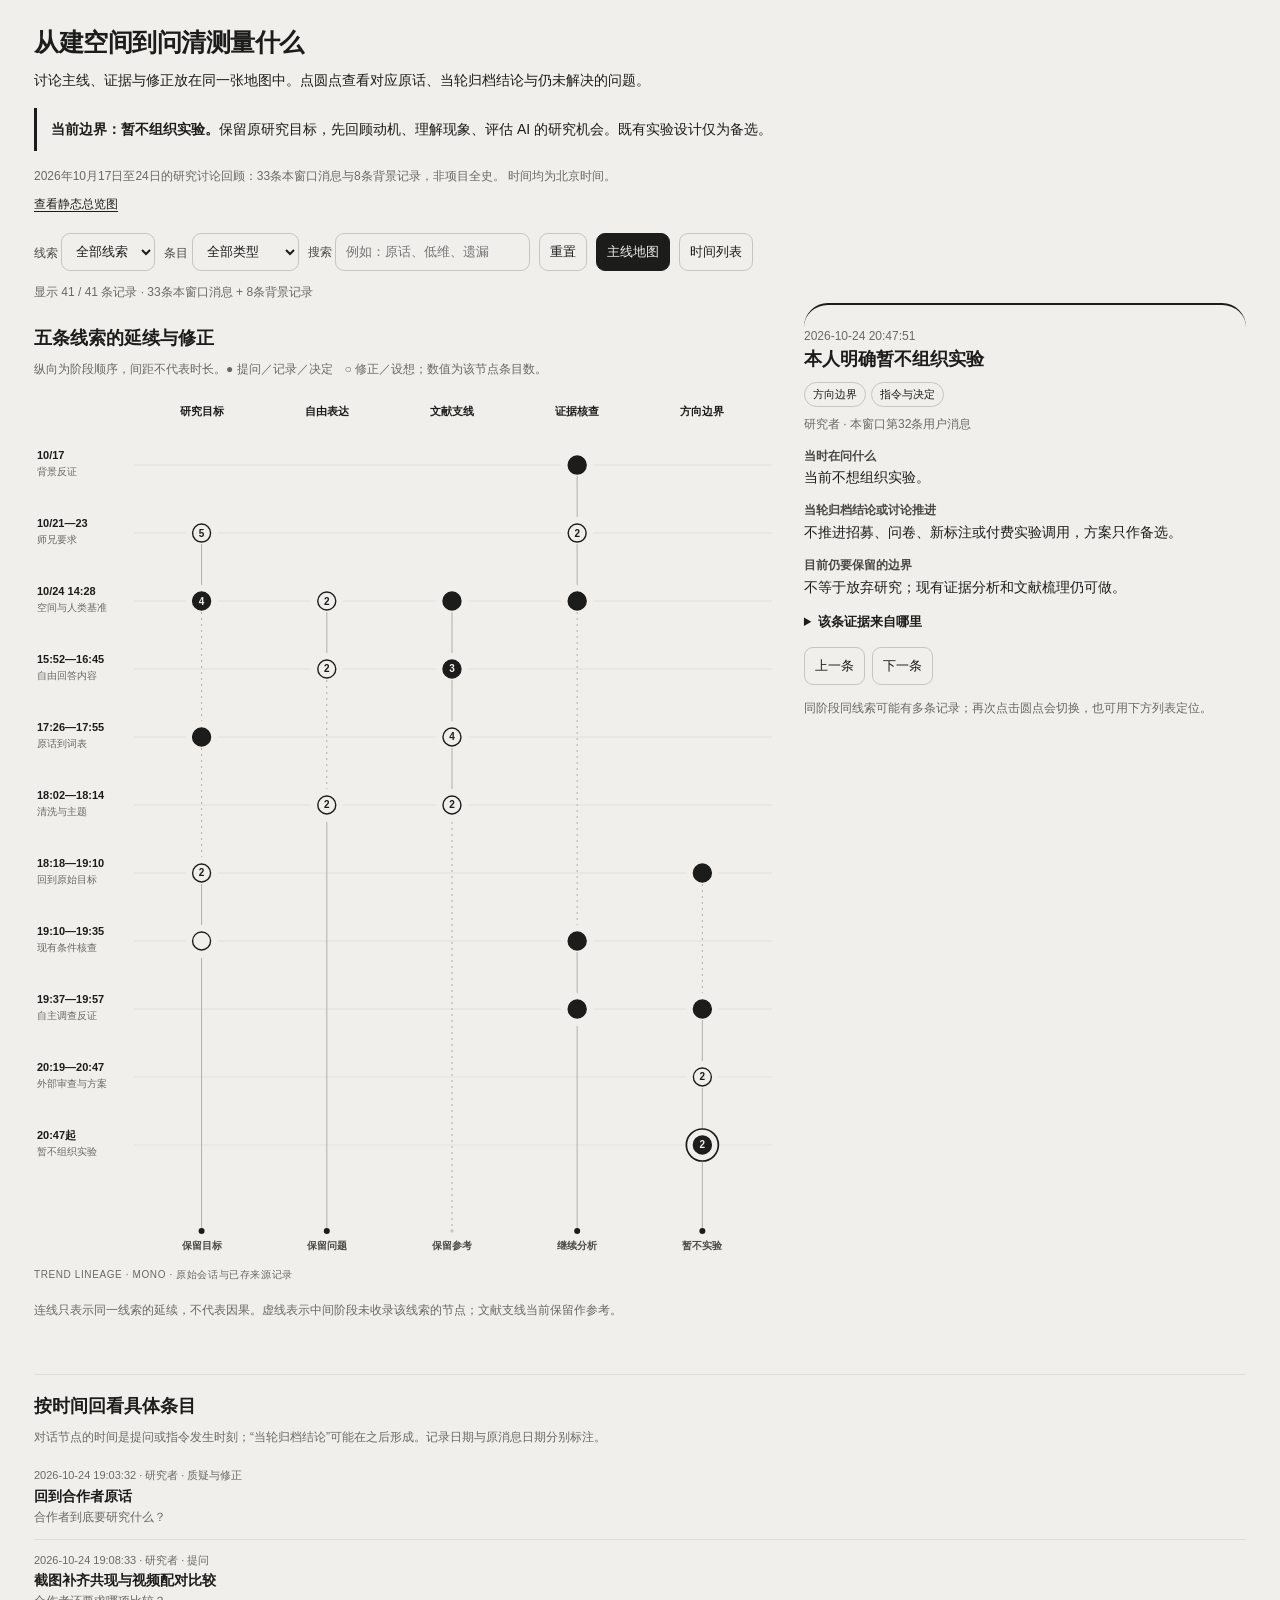
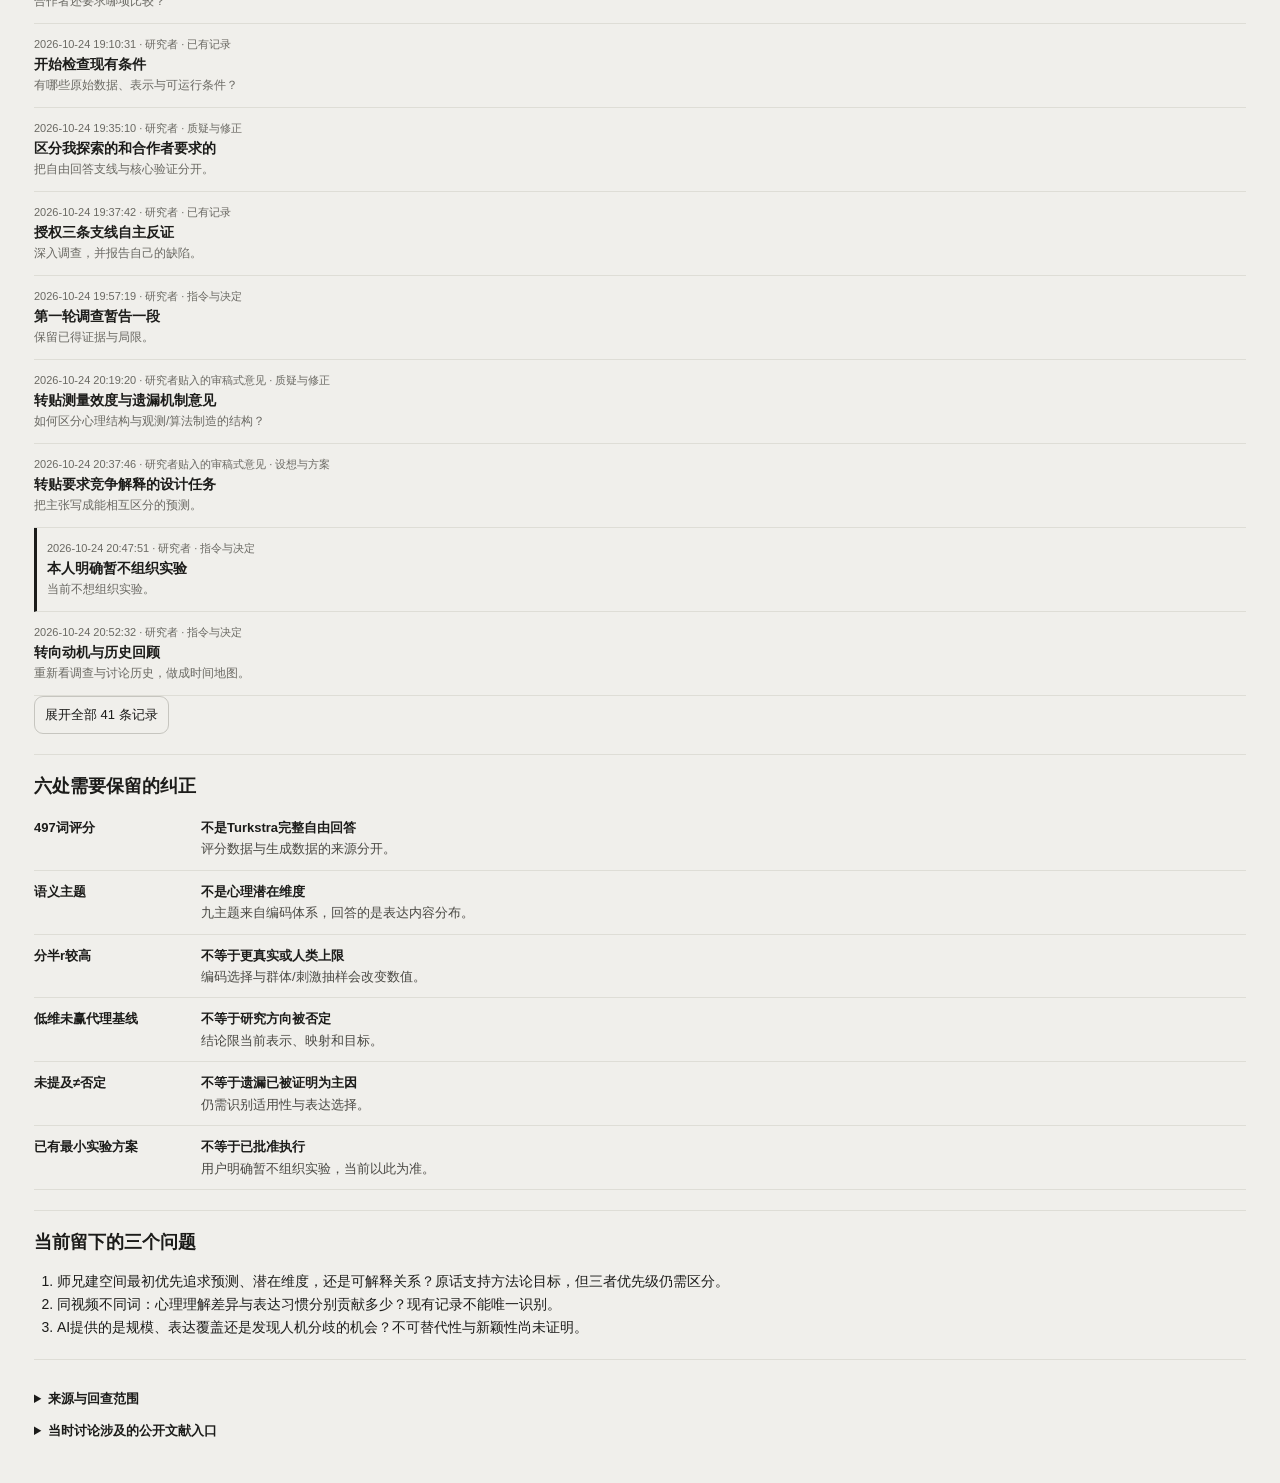
<file: research-history/recent/index.html>
<!doctype html><html lang="zh-CN"><head><meta charset="utf-8"><meta name="viewport" content="width=device-width,initial-scale=1"><title>情绪空间研究讨论与调查历史地图</title><style>
:root{--paper:#F0EFEB;--ink:#1C1C1A;--mut:#6A6963;--grid:#DEDDD6;--mid:#4A4944;--faint:#C6C5BF}*{box-sizing:border-box}body{margin:0;background:var(--paper);color:var(--ink);font-family:Inter,"Noto Sans CJK SC","Microsoft YaHei",sans-serif;line-height:1.65}main{max-width:1260px;margin:auto;padding:25px 24px 32px}h1{font-size:25px;margin:0 0 9px;line-height:1.4;letter-spacing:-.02em}h2{font-size:18px;margin:0 0 7px;line-height:1.5}h3{font-size:15px;margin:0 0 7px}p{margin:8px 0}.sub,.small{font-size:12px;color:var(--mut)}.intro{max-width:850px;font-size:14px}.state{border-left:3px solid var(--ink);padding:10px 14px;margin:16px 0;font-size:14px}.controls{display:flex;gap:9px;flex-wrap:wrap;align-items:center;margin:18px 0 12px}label{font-size:12px;color:var(--mid)}select,input,button{font:inherit;color:var(--ink);background:var(--paper);border:1px solid var(--faint);border-radius:9px;min-height:38px;padding:7px 10px;font-size:13px}input{width:195px;max-width:100%}button{cursor:pointer}button:hover,button:focus-visible,select:focus-visible,input:focus-visible{outline:2px solid var(--ink);outline-offset:2px}.tab.active,.chip.active{background:var(--ink);color:var(--paper);border-color:var(--ink)}.layout{display:grid;grid-template-columns:minmax(0,1.35fr) minmax(280px,.8fr);gap:24px;align-items:start}.card{border-radius:24px;padding:22px 0 16px;background:var(--paper)}.detail{position:sticky;top:14px;border-top:2px solid var(--ink)}.badge{display:inline-block;font-size:11px;padding:2px 8px;border:1px solid var(--faint);border-radius:20px;margin-right:5px}.kv{margin:12px 0}.kv strong{font-size:12px;display:block;color:var(--mid)}.kv div{font-size:14px}.quote{font-size:12px;white-space:pre-wrap;overflow-wrap:anywhere;color:var(--mid);border-left:2px solid var(--faint);padding-left:10px;max-height:150px;overflow:auto}.source{font-size:11px;overflow-wrap:anywhere}.src{font-size:10px;letter-spacing:.06em;color:var(--mut);margin-top:12px}.nav{display:flex;gap:7px;margin:14px 0}.note{padding:9px 0;font-size:12px;color:var(--mut)}svg{display:block;width:100%;overflow:visible}svg [role=button]{cursor:pointer}svg [role=button]:focus{outline:none}svg [role=button]:focus .halo{stroke:var(--ink);stroke-width:2}.section{border-top:1px solid var(--grid);margin-top:20px;padding-top:18px}.events{display:grid;gap:0}.row{display:block;text-align:left;border:0;border-radius:0;border-bottom:1px solid var(--grid);padding:11px 0;width:100%;min-height:58px}.row.active{border-left:3px solid var(--ink);padding-left:10px}.row .time{font-size:11px;color:var(--mut)}.row .title{font-size:14px;font-weight:600}.row .caption{font-size:12px;color:var(--mut)}.strip{display:flex;gap:9px;flex-wrap:wrap;margin-bottom:10px}.chip{font-size:11px;min-height:30px}.correction{display:grid;grid-template-columns:155px 1fr;gap:12px;padding:10px 0;border-bottom:1px solid var(--grid);font-size:13px}.correction b{font-weight:600}.correction span{color:var(--mid)}a{color:var(--ink);text-underline-offset:3px;overflow-wrap:anywhere}details{margin:10px 0}summary{cursor:pointer;font-size:13px;font-weight:600}.empty{font-size:14px;padding:25px 0}ol{padding-left:23px;font-size:14px}.reveal{animation:reveal .6s cubic-bezier(.165,.84,.44,1) both}@keyframes reveal{from{opacity:0;transform:translateY(5px)}to{opacity:1;transform:none}}@media(max-width:900px){.layout{grid-template-columns:1fr}.detail{position:relative;top:auto}.card{padding-top:13px}main{padding:20px 15px}h1{font-size:22px}.correction{grid-template-columns:115px 1fr}.controls{gap:7px}input{width:150px}}@media(prefers-reduced-motion:reduce){*,*::before,*::after{animation:none!important;scroll-behavior:auto!important}}@media print{.controls,.nav,.strip{display:none}main{max-width:none}.layout{display:block}.detail{position:static}svg{break-inside:avoid}.events{display:block}.row{break-inside:avoid}.section{break-before:auto}}
</style></head><body><main>
<h1>从建空间到问清测量什么</h1><p class="intro">讨论主线、证据与修正放在同一张地图中。点圆点查看对应原话、当轮归档结论与仍未解决的问题。</p>
<div class="state"><b>当前边界：暂不组织实验。</b>保留原研究目标，先回顾动机、理解现象、评估 AI 的研究机会。既有实验设计仅为备选。</div>
<div class="small" id="scope"></div><p class="small"><a href="overview.png" target="_blank" rel="noopener">查看静态总览图</a></p>
<div class="controls"><label>线索 <select id="track"><option value="all">全部线索</option></select></label><label>条目 <select id="kind"><option value="all">全部类型</option><option value="question">提问</option><option value="evidence">已有记录</option><option value="revision">质疑与修正</option><option value="proposal">设想与方案</option><option value="decision">指令与决定</option></select></label><label>搜索 <input id="query" placeholder="例如：原话、低维、遗漏"></label><button id="reset">重置</button><button class="tab active" id="mapMode" aria-pressed="true">主线地图</button><button class="tab" id="listMode" aria-pressed="false">时间列表</button></div>
<div id="count" class="small" aria-live="polite"></div>
<div class="layout"><section class="card" id="mapCard"><h2>五条线索的延续与修正</h2><p class="sub">纵向为阶段顺序，间距不代表时长。● 提问／记录／决定　○ 修正／设想；数值为该节点条目数。</p><svg id="lineage" role="img" aria-label="研究讨论主线的时间地图"></svg><div class="src">TREND LINEAGE · MONO · 原始会话与已存来源记录</div><p class="note">连线只表示同一线索的延续，不代表因果。虚线表示中间阶段未收录该线索的节点；文献支线当前保留作参考。</p></section><aside class="card detail" id="detail" aria-live="polite"></aside></div>
<section class="section" id="listSection"><h2>按时间回看具体条目</h2><p class="small">对话节点的时间是提问或指令发生时刻；“当轮归档结论”可能在之后形成。记录日期与原消息日期分别标注。</p><div id="events" class="events"></div><button id="more">展开全部条目</button></section>
<section class="section"><h2>六处需要保留的纠正</h2><div id="corrections"></div></section>
<section class="section"><h2>当前留下的三个问题</h2><ol id="open"></ol></section>
<section class="section"><details id="sourceBox"><summary>来源与回查范围</summary><p class="small">历史整理核对了本窗口消息与20项本地来源。公开页展示讨论与证据摘要，不包含原始会话文件或私聊逐字记录；微信证据来自此前核验后的摘要，回顾范围不是整个项目全史。</p><div id="sources"></div><p class="small">来源列展示证据类型与读取边界。全部界面数据内嵌，可离线查看；当前决定优先于早先备选方案。</p></details><details><summary>当时讨论涉及的公开文献入口</summary><div id="links"></div></details></section>
</main><script>/* ═══════════════════════════════════════════════════════════════
   MONO TOKENS — 风格的唯一正本
   所有 mono 图表（Chart.js / ECharts / 手写 SVG）共享这一份。
   任何文件里出现与本文件冲突的颜色、字体、动画参数，以本文件为准。
   用法：<script src="mono-tokens.js">< /script>，全部挂在 window.MONO 上；
   也可以直接把本文件内容内联进单文件 HTML（开源分发时推荐内联）。
   ═══════════════════════════════════════════════════════════════ */
(function (global) {
  'use strict';

  /* ── 1 · 色板 ──────────────────────────────────────────────
     纸灰底 + 炭黑墨。没有彩色。明度即数据：最重要 = 最黑。   */
  const INK   = '#1C1C1A';   // 墨：主数据、标题、强调
  const PAPER = '#F0EFEB';   // 纸：页面底色 = 浅卡底色（卡片无边框，靠留白分卡）
  const MUTED = '#8F8E88';   // 次级文字、副标题
  const FAINT = '#C6C5BF';   // 来源行、辅助刻度
  const GRID  = '#DEDDD6';   // 网格线、发丝线

  // 7 级灰阶 ladder：多系列时按重要性从黑到浅分配
  const L   = ['#1C1C1A', '#4A4944', '#6A6963', '#8F8E88', '#B0AFA9', '#C6C5BF', '#D8D7D1'];
  // 5 级简版（waffle 等少系列场景）
  const LAD = ['#1C1C1A', '#4A4944', '#8F8E88', '#B0AFA9', '#D8D7D1'];

  // 暗卡（dark card）专用：底 #1C1C1A，其上的"墨"反转为纸色
  const DARK = {
    bg: '#1C1C1A',
    ink: '#F0EFEB',          // 暗卡上的主数据色
    muted: '#8F8E88',
    faint: '#55554F',        // 暗卡来源行
    grid: '#2E2D29',         // 暗卡网格 / 发丝线
    gridSoft: '#2A2925',
    ladder: ['#F0EFEB', '#DCDAD2', '#C9C7BD', '#B3B0A4', '#8F8E88', '#6A6963', '#4A4944'],
  };

  /* ── 2 · 字体 ────────────────────────────────────────────── */
  const FONT = {
    family: 'Inter',
    // Google Fonts 引入行（放 <head>）：
    link: 'https://fonts.googleapis.com/css2?family=Inter:wght@400;500;600;700;800&display=swap',
    title:    { size: 16.5, weight: 700, spacing: '-.02em' },  // 卡内 h2
    titleBig: { size: 19,   weight: 700, spacing: '-.02em' },  // 独立大图 h2
    sub:      { size: 11.5, weight: 400 },                     // 副标题（图例说明写在这里）
    src:      { size: 9.5,  weight: 500, spacing: '.08em' },   // 来源行，全大写
    value:    { weight: 800 },                                 // 图内数值一律 800
    axis:     { size: 9.5,  weight: 600 },                     // 轴标签
    // SVG 内最小字号下限：半宽卡 6.5px，通栏/大图 5.5px。低于下限改 hover 出。
    minHalf: 6.5, minWide: 5.5,
  };

  /* ── 3 · 形状 ────────────────────────────────────────────── */
  const SHAPE = {
    cardRadius: 24,          // 卡片圆角
    cardPad: '28px 28px 20px',
    barRadius: 99,           // 柱端胶囊圆角（竖柱只圆上端，横柱只圆外端）
    tooltipRadius: 12,
  };

  /* ── 4 · 动画性格 ────────────────────────────────────────
     快进快停，quarticOut / cubicOut，不弹跳（elasticOut 只给波浪入场）。 */
  const MOTION = {
    enter: 900,              // 常规入场 ms
    enterSlow: 1200,         // 大元素 / 关系图
    easing: 'quarticOut',
    staggerDot: 12,          // 点阵逐个延迟 ms（8–15 区间）
    staggerBar: 100,         // 条形逐根延迟 ms（80–130 区间）
    // CSS 动画类（手写 SVG 用）：pop 缩放入场 / fade 淡入 / draw 描线
    css: `
  .pop{transform-box:fill-box;transform-origin:center;animation:pop .5s cubic-bezier(.2,.7,.3,1.3) both}
  @keyframes pop{from{transform:scale(0)}to{transform:none}}
  .fade{animation:fade .9s ease both}
  @keyframes fade{from{opacity:0}}
  .draw{stroke-dasharray:1;stroke-dashoffset:1;animation:draw 1s cubic-bezier(.4,0,.2,1) both}
  @keyframes draw{to{stroke-dashoffset:0}}
  @media (prefers-reduced-motion:reduce){
    .pop,.fade{animation:none}
    .draw{animation:none;stroke-dasharray:none;stroke-dashoffset:0}
  }`,
  };

  /* ── 5 · Tooltip ─────────────────────────────────────────
     浅卡用黑底纸字，暗卡用纸底黑字。ECharts 直接展开这两个对象。 */
  const tipLight = { backgroundColor: INK, borderWidth: 0, padding: [10, 14],
    textStyle: { color: PAPER, fontFamily: 'Inter', fontSize: 12 } };
  const tipDark  = { backgroundColor: PAPER, borderWidth: 0, padding: [10, 14],
    textStyle: { color: INK, fontFamily: 'Inter', fontSize: 12 } };

  /* ── 6 · 确定性伪随机 ────────────────────────────────────
     演示数据一律用它，不用 Math.random()——刷新必须长一样，
     否则截图 / 录屏 / 回归对比全部失效。                       */
  const rnd = (i, k) => Math.abs(((i * 73856093) ^ (k * 19349663)) % 1000) / 1000;

  /* ── 7 · 几何 ────────────────────────────────────────────── */
  const D2R = Math.PI / 180;
  const pol = (cx, cy, r, deg) => [cx + r * Math.cos(deg * D2R), cy + r * Math.sin(deg * D2R)];
  // 环形扇区 path（cornerRadius 自己在调用处用 ECharts sector 或手动倒角）
  const sect = (cx, cy, r0, r1, a0, a1) => {
    const big = a1 - a0 > 180 ? 1 : 0;
    const [xa, ya] = pol(cx, cy, r1, a0), [xb, yb] = pol(cx, cy, r1, a1);
    const [xc, yc] = pol(cx, cy, r0, a1), [xd, yd] = pol(cx, cy, r0, a0);
    return `M${xa} ${ya} A${r1} ${r1} 0 ${big} 1 ${xb} ${yb} L${xc} ${yc} A${r0} ${r0} 0 ${big} 0 ${xd} ${yd} Z`;
  };
  // 手绘感圆（editorial 系气泡用）：圆周叠两个慢波 + 噪声，seed 定形
  const blob = (x, y, r, seed) => {
    const n = Math.max(14, Math.round(r * 1.6)), pts = [];
    for (let t = 0; t < n; t++) {
      const a = t / n * Math.PI * 2;
      const w = 1 + .055 * Math.sin(a * 2 + seed * 7) + .04 * Math.sin(a * 3 + seed * 13)
              + (rnd(seed + t, 3) - .5) * .03;
      pts.push([x + Math.cos(a) * r * w, y + Math.sin(a) * r * w]);
    }
    let d = `M${pts[0][0].toFixed(1)} ${pts[0][1].toFixed(1)}`;
    for (let t = 0; t < n; t++) {
      const p = pts[t], q = pts[(t + 1) % n];
      d += ` Q${p[0].toFixed(1)} ${p[1].toFixed(1)} ${((p[0]+q[0])/2).toFixed(1)} ${((p[1]+q[1])/2).toFixed(1)}`;
    }
    return d + ' Z';
  };

  /* ── 8 · SVG 快捷 ────────────────────────────────────────── */
  const NS = 'http://www.w3.org/2000/svg';
  const el  = (p, t, a) => { const n = document.createElementNS(NS, t);
    for (const k in a) n.setAttribute(k, a[k]); p.appendChild(n); return n; };
  const txt = (p, a, s) => { const n = el(p, 'text', a); n.textContent = s; return n; };
  const tip = (n, s) => { const t = document.createElementNS(NS, 'title');
    t.textContent = s; n.appendChild(t); };

  /* ── 9 · 统一 reveal：滚入视野才播，点击重播 ──────────────
     带 timer 登记（keep），重播前清干净，防动画叠加。          */
  const timers = {};
  const keep = (id, t) => { (timers[id] = timers[id] || []).push(t); };
  const obsReveal = (id, fn) => {
    const n = document.getElementById(id);
    const go = () => {
      (timers[id] || []).forEach(clearInterval); timers[id] = [];
      if (n.tagName === 'svg' || n.tagName === 'SVG') n.innerHTML = '';
      fn(n);
    };
    const io = new IntersectionObserver(es => {
      if (es[0].isIntersecting) { go(); io.disconnect(); }
    }, { threshold: .3 });
    io.observe(n);
    n.style.cursor = 'pointer';
    n.addEventListener('click', go);
  };
  // ECharts 版 reveal
  const eReveal = (id, opt) => obsReveal(id, elDom => {
    const g = echarts.getInstanceByDom(elDom) || echarts.init(elDom);
    g.clear(); g.setOption(opt);
  });

  /* ── 10 · 卡片骨架（生成新图时照抄这个结构） ──────────────
     <div class="card [dark] [wide]">
       <h2>结论式标题</h2>
       <div class="sub">副标题 · 图例说明 · 时间范围</div>
       <div class="ch" id="xx"></div>  或  <svg id="xx" viewBox="0 0 400 320">
       <div class="src">图型名 · 系列名 · 数据来源（全大写）</div>
     </div>                                                        */
  const CARD_CSS = `
  :root{--bg:${PAPER};--dark:${DARK.bg};--ink:${INK};--muted:${MUTED};--faint:${FAINT};--grid:${GRID}}
  *{margin:0;padding:0;box-sizing:border-box}
  body{background:var(--bg);font-family:'Inter',sans-serif;color:var(--ink);padding:40px;-webkit-font-smoothing:antialiased}
  .grid2{display:grid;grid-template-columns:1fr 1fr;gap:22px;max-width:1400px;margin:0 auto}
  .card{background:var(--bg);border-radius:${SHAPE.cardRadius}px;padding:${SHAPE.cardPad}}
  .card.dark{background:var(--dark);color:${PAPER}}
  .card.dark .sub{color:${MUTED}}
  .card.dark .src{color:${DARK.faint}}
  .card.wide{grid-column:1/-1}
  h2{font-weight:${FONT.title.weight};font-size:${FONT.title.size}px;letter-spacing:${FONT.title.spacing};margin-bottom:3px}
  .sub{font-size:${FONT.sub.size}px;color:var(--muted);margin-bottom:14px}
  .src{font-size:${FONT.src.size}px;color:var(--faint);margin-top:10px;letter-spacing:${FONT.src.spacing};font-weight:${FONT.src.weight}}
  .ch{height:320px}
  svg text{font-family:'Inter',sans-serif}` + MOTION.css;

  global.MONO = { INK, PAPER, MUTED, FAINT, GRID, L, LAD, DARK,
    FONT, SHAPE, MOTION, tipLight, tipDark,
    rnd, pol, sect, blob, el, txt, tip, obsReveal, eReveal, keep, CARD_CSS };
})(typeof window !== 'undefined' ? window : globalThis);
</script><script>
const DATA={"title": "情绪空间研究讨论与调查历史地图", "scope": "2026年10月17日至24日的研究讨论回顾：33条本窗口消息与8条背景记录，非项目全史。", "time_note": "北京时间。图上各阶段等距，只编码先后，不编码时长。单个节点可汇总同阶段同主线多项记录；线表示讨论延续，不表示因果。", "phases": [["10/17", "背景反证"], ["10/21—23", "师兄要求"], ["10/24 14:28", "空间与人类基准"], ["15:52—16:45", "自由回答内容"], ["17:26—17:55", "原话到词表"], ["18:02—18:14", "清洗与主题"], ["18:18—19:10", "回到原始目标"], ["19:10—19:35", "现有条件核查"], ["19:37—19:57", "自主调查反证"], ["20:19—20:47", "外部审查与方案"], ["20:47起", "暂不组织实验"]], "tracks": [{"name": "研究目标", "terminal": "保留目标", "alive": true}, {"name": "自由表达", "terminal": "保留问题", "alive": true}, {"name": "文献支线", "terminal": "保留参考", "alive": false}, {"name": "证据核查", "terminal": "继续分析", "alive": true}, {"name": "方向边界", "terminal": "暂不实验", "alive": true}], "events": [{"id": "H01", "title": "强简单共现基线已出现", "time": "2026-10-17（报告日期）", "phase": 0, "track": 3, "kind": "evidence", "speaker": "历史本地分析", "question": "低维是否超过简单统计？", "finding": "历史跨影片共标签补全中，直接NPMI优于当时低维表示。", "limit": "这是模型共标签任务，不能替代对人类判断的检验。", "sources": ["prior"], "quote": "", "related": []}, {"id": "H02", "title": "稳定性指标需要区分", "time": "2026-10-21（报告日期）", "phase": 1, "track": 3, "kind": "revision", "speaker": "历史指标审计", "question": "曲线在比较种子，还是独立数据两半？", "finding": "维度最大匹配等指标有选择效应；不同种子重复不能自动称数据分半稳定。", "limit": "不能由此选出心理真实维数。", "sources": ["metric", "request"], "quote": "", "related": []}, {"id": "W0", "title": "组会要求分半与阈值检查", "time": "2026-10-21 14:22:35（微信原消息）", "phase": 1, "track": 0, "kind": "question", "speaker": "合作者", "question": "组会要求分半与阈值检查", "finding": "师兄布置确认split-r、阈值敏感性及最优维数指标。", "limit": "会议中其他人的动态/弹幕任务不自动并入本人的主任务。", "sources": ["senior"], "quote": "", "related": []}, {"id": "W1", "title": "先检验模型词是否被人接受", "time": "2026-10-22 12:25:31（微信原消息）", "phase": 1, "track": 3, "kind": "revision", "speaker": "合作者", "question": "先检验模型词是否被人接受", "finding": "模型/人类词混合盲评保留率，是词语适用性的质量证据。", "limit": "保留率不是视频相似性或心理空间效度。", "sources": ["senior"], "quote": "", "related": []}, {"id": "W5", "title": "不要求人机完全一致", "time": "2026-10-22 17:12:12（微信原消息）", "phase": 1, "track": 0, "kind": "revision", "speaker": "合作者", "question": "不要求人机完全一致", "finding": "师兄明确：解释人机差异同样有价值。", "limit": "这不是已批准把研究改成任何差异分析课题。", "sources": ["senior"], "quote": "", "related": []}, {"id": "W7", "title": "弹幕与视频描述不是同一对象", "time": "2026-10-22 17:14:51（微信原消息）", "phase": 1, "track": 0, "kind": "revision", "speaker": "合作者", "question": "弹幕与视频描述不是同一对象", "finding": "弹幕更接近表达空间，不能直接替代人物情绪描述。", "limit": "这是构念边界，不是弹幕完全无研究价值。", "sources": ["senior"], "quote": "", "related": []}, {"id": "W8", "title": "明确有效人类情绪维度问题", "time": "2026-10-23 20:39:36（微信原消息）", "phase": 1, "track": 0, "kind": "question", "speaker": "合作者", "question": "明确有效人类情绪维度问题", "finding": "大量模型视频开放标注能否发现有效反映人类情绪表征的维度？开放词仅作初步基准。", "limit": "导出写三元组、存档截图写二元组，最终任务版本未调和。", "sources": ["senior"], "quote": "", "related": []}, {"id": "W9", "title": "两项核心验证被明确", "time": "2026-10-23 20:43:17（微信原消息）", "phase": 1, "track": 0, "kind": "question", "speaker": "合作者", "question": "两项核心验证被明确", "finding": "比较模型/人类来源表示对另一批人的预测；检验增加标注数据规模是否有益。", "limit": "这是要验证的主张，尚未被本轮代理结果证明。", "sources": ["senior"], "quote": "", "related": []}, {"id": "T01", "title": "重新进入科研讨论", "time": "2026-10-24T14:28:30.006000+08:00", "phase": 2, "track": 0, "kind": "question", "speaker": "研究者", "question": "继续科研", "finding": "开始回顾表示与人类评价的联系。", "limit": "不是新批准的研究目标。", "sources": ["session"], "quote": "", "related": [], "session_turn": 1, "time_kind": "提问/转贴/指令时刻；关联结论为此轮随后归档结果"}, {"id": "T02", "title": "从标注表走向空间", "time": "2026-10-24T14:30:37.925000+08:00", "phase": 2, "track": 0, "kind": "question", "speaker": "研究者", "question": "标注如何变成情绪表示？", "finding": "先讨论回答、词表、共现及坐标的处理链。", "limit": "能画出坐标不代表已测到人类心理结构。", "sources": ["session"], "quote": "", "related": [], "session_turn": 2, "time_kind": "提问/转贴/指令时刻；关联结论为此轮随后归档结果"}, {"id": "T03", "title": "几百个词怎样压缩", "time": "2026-10-24T14:39:13.812000+08:00", "phase": 2, "track": 0, "kind": "question", "speaker": "研究者", "question": "为什么能压缩成几个维度？", "finding": "讨论低维近似与维度解释。", "limit": "维数与解释需要额外证据。", "sources": ["session"], "quote": "", "related": [], "session_turn": 3, "time_kind": "提问/转贴/指令时刻；关联结论为此轮随后归档结果"}, {"id": "T04", "title": "坐标如何预测相似性", "time": "2026-10-24T14:52:32.729000+08:00", "phase": 2, "track": 0, "kind": "question", "speaker": "研究者", "question": "坐标与人的判断怎样连接？", "finding": "引入表示关系与人类关系的外部比较。", "limit": "词坐标到视频表示的映射本身也待验证。", "sources": ["session"], "quote": "", "related": [], "session_turn": 4, "time_kind": "提问/转贴/指令时刻；关联结论为此轮随后归档结果"}, {"id": "T05", "title": "先查人类能否预测人类", "time": "2026-10-24T14:54:25.582000+08:00", "phase": 2, "track": 3, "kind": "evidence", "speaker": "研究者", "question": "人类基准有多可重复？", "finding": "此轮现有15份记录、29视频重复分半：原词关系均值r=.411；BGE编码关系r=.509。", "limit": "二者测量编码不同，后者更高不证明更真实；1000次分组不是新增样本或心理上限。", "sources": ["session", "split"], "quote": "", "related": [], "session_turn": 5, "time_kind": "提问/转贴/指令时刻；关联结论为此轮随后归档结果"}, {"id": "T06", "title": "异形词与编码选择受到追问", "time": "2026-10-24T15:12:18.102000+08:00", "phase": 2, "track": 1, "kind": "revision", "speaker": "研究者", "question": "不同写法会怎样影响分半？", "finding": "原词保留会分散近义表达，语义编码会引入语言模型先验。", "limit": "不以提高r为理由暗中合并表达。", "sources": ["session", "split"], "quote": "", "related": [], "session_turn": 6, "time_kind": "提问/转贴/指令时刻；关联结论为此轮随后归档结果"}, {"id": "T07", "title": "要求用论文校正解释", "time": "2026-10-24T15:15:00.196000+08:00", "phase": 2, "track": 2, "kind": "question", "speaker": "研究者", "question": "这些方法有没有现实依据？", "finding": "从本地指标解释转向对应任务的文献调查。", "limit": "相关论文不自动证明当前方法有效。", "sources": ["session", "lit"], "quote": "", "related": [], "session_turn": 7, "time_kind": "提问/转贴/指令时刻；关联结论为此轮随后归档结果"}, {"id": "T08", "title": "要求完整原话与反迎合", "time": "2026-10-24T15:29:10.586000+08:00", "phase": 2, "track": 1, "kind": "decision", "speaker": "研究者", "question": "不要丢掉俗语与复杂表达；报告局限。", "finding": "确立原文保留、独立反证及明确局限的工作约束。", "limit": "保留字符串不等于每条意义已无损进入分析。", "sources": ["session", "lit"], "quote": "", "related": [], "session_turn": 8, "time_kind": "提问/转贴/指令时刻；关联结论为此轮随后归档结果"}, {"id": "T09", "title": "先找真正相似的自由生词任务", "time": "2026-10-24T15:52:33.792000+08:00", "phase": 3, "track": 2, "kind": "question", "speaker": "研究者", "question": "别只按情绪空间关键词找论文。", "finding": "比较任务对象、刺激、输出形式和处理方法。", "limit": "人物情绪、观众体验及词概念不能混为一谈。", "sources": ["session", "lit"], "quote": "", "related": [], "session_turn": 9, "time_kind": "提问/转贴/指令时刻；关联结论为此轮随后归档结果"}, {"id": "T10", "title": "读Turkstra的回答内容", "time": "2026-10-24T16:13:06.724000+08:00", "phase": 3, "track": 2, "kind": "evidence", "speaker": "研究者", "question": "自由回答实际会写什么？", "finding": "找到基本情绪以外的认知、社会评价等回答类型。", "limit": "静态人物照片与本项目短视频并不完全相同。", "sources": ["session", "lit"], "quote": "", "related": [], "session_turn": 10, "time_kind": "提问/转贴/指令时刻；关联结论为此轮随后归档结果"}, {"id": "T11", "title": "追问作者如何分类", "time": "2026-10-24T16:18:48.019000+08:00", "phase": 3, "track": 2, "kind": "question", "speaker": "研究者", "question": "研究者怎样从原话得到类别？", "finding": "检查词典/同义词映射及编码复核。", "limit": "人工一致不代表分类体系唯一正确。", "sources": ["session", "lit"], "quote": "", "related": [], "session_turn": 11, "time_kind": "提问/转贴/指令时刻；关联结论为此轮随后归档结果"}, {"id": "T12", "title": "要求展示真实编码例子", "time": "2026-10-24T16:42:25.616000+08:00", "phase": 3, "track": 1, "kind": "revision", "speaker": "研究者", "question": "抽象总结不足以审查分类。", "finding": "从分类名词转向逐例处理链。", "limit": "少数例子不能代表全表错误率。", "sources": ["session", "turk"], "quote": "", "related": [], "session_turn": 12, "time_kind": "提问/转贴/指令时刻；关联结论为此轮随后归档结果"}, {"id": "T13", "title": "质疑编码主观性与俗语损失", "time": "2026-10-24T16:45:56.261000+08:00", "phase": 3, "track": 1, "kind": "revision", "speaker": "研究者", "question": "七上八下等表达会不会被简单归并？", "finding": "主观规则、语境和信息损失成为审计重点。", "limit": "AI分类同样需要验证，不能天然替代人工真值。", "sources": ["session", "turk"], "quote": "", "related": [], "session_turn": 13, "time_kind": "提问/转贴/指令时刻；关联结论为此轮随后归档结果"}, {"id": "T14", "title": "要求取得全部原话与词表", "time": "2026-10-24T17:26:11.178000+08:00", "phase": 4, "track": 2, "kind": "revision", "speaker": "研究者", "question": "研究是否透明到能独立重做？", "finding": "Turkstra全量7400原回答及715/719词表本轮未取得；正文指向向作者索取。", "limit": "未取得不等于数据不存在，也不能据此指控造假。", "sources": ["session", "turk"], "quote": "", "related": [], "session_turn": 14, "time_kind": "提问/转贴/指令时刻；关联结论为此轮随后归档结果"}, {"id": "T15", "title": "读取公开497词与评分", "time": "2026-10-24T17:36:54.353000+08:00", "phase": 4, "track": 2, "kind": "evidence", "speaker": "研究者", "question": "公开评分表究竟统计了什么？", "finding": "取得另一项响应选项研究的497词评分与相关表。", "limit": "它不是Turkstra原始全量自由生词记录。", "sources": ["session", "turk"], "quote": "", "related": [], "session_turn": 15, "time_kind": "提问/转贴/指令时刻；关联结论为此轮随后归档结果"}, {"id": "T16", "title": "追问文献为什么对我们有用", "time": "2026-10-24T17:44:29.358000+08:00", "phase": 4, "track": 0, "kind": "question", "speaker": "研究者", "question": "不能只有介绍，要说明对应关系。", "finding": "将词适用性评分与开放生成来源区分。", "limit": "固定候选评分不能代替完全自由生成。", "sources": ["session", "turk"], "quote": "", "related": [], "session_turn": 16, "time_kind": "提问/转贴/指令时刻；关联结论为此轮随后归档结果"}, {"id": "T17", "title": "追问原话到词表的路径", "time": "2026-10-24T17:51:16.550000+08:00", "phase": 4, "track": 2, "kind": "question", "speaker": "研究者", "question": "清洗前后能否逐条追踪？", "finding": "开始寻找带原始、中间、整理后版本的数据。", "limit": "词表公开不等于转换轨迹公开。", "sources": ["session", "clean"], "quote": "", "related": [], "session_turn": 17, "time_kind": "提问/转贴/指令时刻；关联结论为此轮随后归档结果"}, {"id": "T18", "title": "寻找可追踪完整过程", "time": "2026-10-24T17:55:12.305000+08:00", "phase": 4, "track": 2, "kind": "evidence", "speaker": "研究者", "question": "哪项研究能查看原话和转换？", "finding": "七语言自由联想数据提供了原始/中间/整理层及标识。", "limit": "自由联想不同于描述视频中人物情绪。", "sources": ["session", "clean"], "quote": "", "related": [], "session_turn": 18, "time_kind": "提问/转贴/指令时刻；关联结论为此轮随后归档结果"}, {"id": "T19", "title": "逐项审查清洗是否损失意义", "time": "2026-10-24T18:02:11.495000+08:00", "phase": 5, "track": 2, "kind": "revision", "speaker": "研究者", "question": "哪些只是格式，哪些会改语义？", "finding": "核到短语合并、no turn back拆开、重复death去重等实例。", "limit": "未核作者意图，不能估计全库错误率或把所有清洗都判错。", "sources": ["session", "clean"], "quote": "", "related": [], "session_turn": 19, "time_kind": "提问/转贴/指令时刻；关联结论为此轮随后归档结果"}, {"id": "T20", "title": "提出Agent保义评估支线", "time": "2026-10-24T18:05:25.329000+08:00", "phase": 5, "track": 1, "kind": "proposal", "speaker": "研究者", "question": "保留后如何分析？能否用旧数据检验Agent？", "finding": "形成原始层—规范层—分析层，以及保义/下游效度的评估设想。", "limit": "这是候选工具，不是已经实施或已批准的主课题。", "sources": ["session", "theme"], "quote": "", "related": [], "session_turn": 20, "time_kind": "提问/转贴/指令时刻；关联结论为此轮随后归档结果"}, {"id": "T21", "title": "从词频局限转向主题分布", "time": "2026-10-24T18:10:11.444000+08:00", "phase": 5, "track": 1, "kind": "question", "speaker": "研究者", "question": "丰富表达太稀疏，主题分布是否更可用？", "finding": "将字面频率、表达多样性与主题编码区别。", "limit": "主题稳定可能来自粗粒度合并，不能直接叫心理维度。", "sources": ["session", "theme"], "quote": "", "related": [], "session_turn": 21, "time_kind": "提问/转贴/指令时刻；关联结论为此轮随后归档结果"}, {"id": "T22", "title": "查主题到底怎样统计", "time": "2026-10-24T18:14:31.728000+08:00", "phase": 5, "track": 2, "kind": "evidence", "speaker": "研究者", "question": "是脚本自动得到主题，还是人工编码？", "finding": "Purple子研究用九主题编码，再作列联分布与卡方分析；20%双编码κ=.848。", "limit": "不是全七语数据已发现情绪空间，也不能自动移植中文视频。", "sources": ["session", "theme"], "quote": "", "related": [], "session_turn": 22, "time_kind": "提问/转贴/指令时刻；关联结论为此轮随后归档结果"}, {"id": "T23", "title": "主动检查是否偏题", "time": "2026-10-24T18:18:24.600000+08:00", "phase": 6, "track": 4, "kind": "decision", "speaker": "研究者", "question": "把支线整理好，回到主体。", "finding": "主题编码和Agent保义留作辅助；重新对照师兄原目标。", "limit": "不因文献支线有趣而自动改题。", "sources": ["session", "return"], "quote": "", "related": [], "session_turn": 23, "time_kind": "提问/转贴/指令时刻；关联结论为此轮随后归档结果"}, {"id": "T24", "title": "回到合作者原话", "time": "2026-10-24T19:03:32.352000+08:00", "phase": 6, "track": 0, "kind": "revision", "speaker": "研究者", "question": "合作者到底要研究什么？", "finding": "回读6导出包、237定向去重条目，明确独立人类预测、规模和差异解释。", "limit": "这不是覆盖全部历史的系统回溯，也不是实时微信。", "sources": ["session", "senior"], "quote": "", "related": [], "session_turn": 24, "time_kind": "提问/转贴/指令时刻；关联结论为此轮随后归档结果"}, {"id": "T25", "title": "截图补齐共现与视频配对比较", "time": "2026-10-24T19:08:33.566000+08:00", "phase": 6, "track": 0, "kind": "question", "speaker": "研究者", "question": "合作者还要求哪项比较？", "finding": "新增共现三元组与视频配对三元组的比较要求。", "limit": "图片自身日期未明，时间是本窗口收图时间；配对路线生成细节未完整定义。", "sources": ["session", "extra"], "quote": "", "related": [], "session_turn": 25, "time_kind": "提问/转贴/指令时刻；关联结论为此轮随后归档结果"}, {"id": "T26", "title": "开始检查现有条件", "time": "2026-10-24T19:10:31.775000+08:00", "phase": 7, "track": 3, "kind": "evidence", "speaker": "研究者", "question": "有哪些原始数据、表示与可运行条件？", "finding": "核对人类/模型表及冻结词表；发现覆盖不对称，MER已见29段中的21段。", "limit": "刺激暴露不自动等于人类标签泄漏；低覆盖也不等于人类不能做评价。", "sources": ["session", "ready"], "quote": "", "related": [], "session_turn": 26, "time_kind": "提问/转贴/指令时刻；关联结论为此轮随后归档结果"}, {"id": "T27", "title": "区分我探索的和合作者要求的", "time": "2026-10-24T19:35:10.295000+08:00", "phase": 7, "track": 0, "kind": "revision", "speaker": "研究者", "question": "把自由回答支线与核心验证分开。", "finding": "核心是视频开放标注发现的表示如何与独立人类情绪判断相联系。", "limit": "三项核心验证仍是问题，不是完成事实。", "sources": ["session", "senior", "return"], "quote": "", "related": [], "session_turn": 27, "time_kind": "提问/转贴/指令时刻；关联结论为此轮随后归档结果"}, {"id": "T28", "title": "授权三条支线自主反证", "time": "2026-10-24T19:37:42.237000+08:00", "phase": 8, "track": 3, "kind": "evidence", "speaker": "研究者", "question": "深入调查，并报告自己的缺陷。", "finding": "三子Agent分工数据、文献、反方审查；独立重建目标及重算46行相关。", "limit": "同体系AI复核不等于独立人类同行评议。", "sources": ["session", "auto", "proxy"], "quote": "", "related": [], "session_turn": 28, "time_kind": "提问/转贴/指令时刻；关联结论为此轮随后归档结果"}, {"id": "T29", "title": "第一轮调查暂告一段", "time": "2026-10-24T19:57:19.068000+08:00", "phase": 8, "track": 4, "kind": "decision", "speaker": "研究者", "question": "保留已得证据与局限。", "finding": "报告和来源已归档。", "limit": "不能从简短回应推定批准新实验或改题。", "sources": ["session", "auto"], "quote": "", "related": [], "session_turn": 29, "time_kind": "提问/转贴/指令时刻；关联结论为此轮随后归档结果"}, {"id": "T30", "title": "转贴测量效度与遗漏机制意见", "time": "2026-10-24T20:19:20.221000+08:00", "phase": 9, "track": 4, "kind": "revision", "speaker": "研究者贴入的审稿式意见", "question": "如何区分心理结构与观测/算法制造的结构？", "finding": "核验新增论文，保留效度质疑；纠正词语任务替代视频、代理局限等同泄漏等表述。", "limit": "这是外部意见，不自动等于用户已选定新主线。", "sources": ["session", "review"], "quote": "", "related": [], "session_turn": 30, "time_kind": "提问/转贴/指令时刻；关联结论为此轮随后归档结果"}, {"id": "T31", "title": "转贴要求竞争解释的设计任务", "time": "2026-10-24T20:37:46.880000+08:00", "phase": 9, "track": 4, "kind": "proposal", "speaker": "研究者贴入的审稿式意见", "question": "把主张写成能相互区分的预测。", "finding": "形成外在表现为主的最小设计，比较低维增量、表达预算与歧义解释。", "limit": "32视频/80人只是未执行草案，统计效力与预算尚待验证。", "sources": ["session", "design"], "quote": "", "related": [], "session_turn": 31, "time_kind": "提问/转贴/指令时刻；关联结论为此轮随后归档结果"}, {"id": "T32", "title": "本人明确暂不组织实验", "time": "2026-10-24T20:47:51.091000+08:00", "phase": 10, "track": 4, "kind": "decision", "speaker": "研究者", "question": "当前不想组织实验。", "finding": "不推进招募、问卷、新标注或付费实验调用，方案只作备选。", "limit": "不等于放弃研究；现有证据分析和文献梳理仍可做。", "sources": ["session", "state", "design"], "quote": "", "related": [], "session_turn": 32, "time_kind": "提问/转贴/指令时刻；关联结论为此轮随后归档结果"}, {"id": "T33", "title": "转向动机与历史回顾", "time": "2026-10-24T20:52:32.324000+08:00", "phase": 10, "track": 4, "kind": "decision", "speaker": "研究者", "question": "重新看调查与讨论历史，做成时间地图。", "finding": "先问原始动机、真正想理解的现象、AI提供的研究机会。", "limit": "这三个问题是方向判断，不是已证实的新颖性或改题决定。", "sources": ["session", "state"], "quote": "", "related": [], "session_turn": 33, "time_kind": "提问/转贴/指令时刻；关联结论为此轮随后归档结果"}], "sources": {"session": {"label": "本窗口原始会话日志", "path": "本地核查记录的公开摘要", "scope": "逐条用户消息，UTC转北京时间；转贴意见不自动视为本人决定"}, "senior": {"label": "合作者原话回核", "path": "本地核查记录的公开摘要", "scope": "此前核原HTML后形成的摘录；本轮复读，非实时微信"}, "extra": {"label": "截图补充第三项比较", "path": "本地核查记录的公开摘要", "scope": "消息日期未明；本窗口截图收到时间可核"}, "split": {"label": "人类split r本地结果", "path": "本地核查记录的公开摘要", "scope": "现有15份记录的重复分半；非直接相似任务上限"}, "lit": {"label": "自由回答文献第一轮", "path": "本地核查记录的公开摘要", "scope": "定向阅读，不是系统综述"}, "turk": {"label": "Turkstra透明性核查", "path": "本地核查记录的公开摘要", "scope": "未取得全量原话；公开497词来自另一研究"}, "clean": {"label": "七语言清洗实例审查", "path": "本地核查记录的公开摘要", "scope": "选取实例，不是全表错误率"}, "theme": {"label": "下游主题分析与Agent设想", "path": "本地核查记录的公开摘要", "scope": "Purple子研究九主题；非整七语情绪空间"}, "return": {"label": "回到主问题的记录", "path": "本地核查记录的公开摘要", "scope": "文献支线与原科学目标分开"}, "ready": {"label": "三项验证的条件检查", "path": "本地核查记录的公开摘要", "scope": "数据/表示/来源检查；不是新心理效度验证"}, "auto": {"label": "自主调查汇总", "path": "本地核查记录的公开摘要", "scope": "三子Agent与本地诊断；没有新招募或训练"}, "proxy": {"label": "29视频代理诊断全结果", "path": "本地核查记录的公开摘要", "scope": "词汇派生目标、冻结表示与平均投影，不是直接心理相似真值"}, "audit": {"label": "小样本人类基线核查", "path": "本地核查记录的公开摘要", "scope": "原共现规则敏感性，非公平训练完成的人类空间"}, "negative": {"label": "负词抽样机制核查", "path": "本地核查记录的公开摘要", "scope": "同视频其他回答支持负词，不是真实语义假负率"}, "review": {"label": "外部意见核验与纠正", "path": "本地核查记录的公开摘要", "scope": "采纳审查点，不自动改题；未知建模还需识别假设"}, "design": {"label": "最小辨别实验设计草案", "path": "本地核查记录的公开摘要", "scope": "仅建议，未招募，统计效力未证实；现已暂停推进"}, "prior": {"label": "10月17日历史反证结果", "path": "本地核查记录的公开摘要", "scope": "跨影片模型共标签补全；不是人类心理目标"}, "metric": {"label": "10月21日指标审计", "path": "本地核查记录的公开摘要", "scope": "指标选择及阈值诊断；非维数或心理效度结论"}, "request": {"label": "10月22日请求回核", "path": "本地核查记录的公开摘要", "scope": "数据分半与同数据不同种子重复必须区分"}, "state": {"label": "当前状态及用户决定", "path": "本地核查记录的公开摘要", "scope": "仅以此次读取快照解释当前边界"}}, "now": "暂不组织实验；保留原目标，先做动机回顾、已有证据与理论判断。", "open_questions": ["师兄建空间最初优先追求预测、潜在维度，还是可解释关系？原话支持方法论目标，但三者优先级仍需区分。", "同视频不同词：心理理解差异与表达习惯分别贡献多少？现有记录不能唯一识别。", "AI提供的是规模、表达覆盖还是发现人机分歧的机会？不可替代性与新颖性尚未证明。"], "corrections": [["497词评分", "不是Turkstra完整自由回答", "评分数据与生成数据的来源分开。"], ["语义主题", "不是心理潜在维度", "九主题来自编码体系，回答的是表达内容分布。"], ["分半r较高", "不等于更真实或人类上限", "编码选择与群体/刺激抽样会改变数值。"], ["低维未赢代理基线", "不等于研究方向被否定", "结论限当前表示、映射和目标。"], ["未提及≠否定", "不等于遗漏已被证明为主因", "仍需识别适用性与表达选择。"], ["已有最小实验方案", "不等于已批准执行", "用户明确暂不组织实验，当前以此为准。"]], "reading_links": [["Turkstra研究", "https://doi.org/10.1017/BrImp.2016.29"], ["497词响应选项研究", "https://doi.org/10.1017/langcog.2022.24"], ["可追踪七语言联想数据", "https://osf.io/xzcbg/"], ["Purple主题子研究", "https://doi.org/10.1002/col.22908"], ["语言生成特征与人类相似性", "https://arxiv.org/html/2202.03753v2"], ["视频社会判断2026新版", "https://arxiv.org/html/2510.01502v2"]]};
const LABEL={question:'提问',evidence:'已有记录',revision:'质疑与修正',proposal:'设想与方案',decision:'指令与决定'};
const state={track:'all',kind:'all',query:'',mode:'map',selected:'T32',all:false};
const $=id=>document.getElementById(id);
const esc=s=>String(s??'').replace(/[&<>"']/g,c=>({'&':'&amp;','<':'&lt;','>':'&gt;','"':'&quot;',"'":'&#39;'}[c]));
const shortTime=s=>s.includes('T')?s.replace('T',' ').replace(/\.\d+\+08:00/,'').replace('+08:00',''):s;
function visible(){return DATA.events.filter(e=>(state.track==='all'||e.track===+state.track)&&(state.kind==='all'||e.kind===state.kind)&&(!state.query||[e.title,e.question,e.finding,e.limit,e.quote,e.speaker].join(' ').toLowerCase().includes(state.query.toLowerCase())))}
function chronological(es){return es.slice().sort((a,b)=>a.time.localeCompare(b.time)||a.id.localeCompare(b.id))}
function el(s,t,a={},text){const n=document.createElementNS('http://www.w3.org/2000/svg',t);for(const[k,v]of Object.entries(a))n.setAttribute(k,v);if(text!==undefined)n.textContent=text;s.appendChild(n);return n}
function txt(s,a,t){return el(s,'text',a,t)}
// L11 Trend Lineage: preserve vertical time guides, track columns, event circles,
// dormant dashed segments and terminal dots. y encodes ordinal phase, not duration.
function draw(es){const s=$('lineage');s.replaceChildren();const W=Math.max(310,Math.floor(s.parentElement.clientWidth));const H=DATA.phases.length*68+120;const Y0=0,yY=p=>78+(p-Y0)*68,colX=c=>105+(W-120)*(c+.5)/5;s.setAttribute('viewBox',`0 0 ${W} ${H}`);s.style.height=H+'px';const trackOn=c=>state.track==='all'||+state.track===c;
 for(let p=0;p<DATA.phases.length;p++){el(s,'line',{x1:100,y1:yY(p),x2:W-8,y2:yY(p),stroke:MONO.GRID,'stroke-width':.8});txt(s,{x:3,y:yY(p)-6,'font-size':11,'font-weight':600,fill:MONO.INK},DATA.phases[p][0]);const title=DATA.phases[p][1];for(let k=0;k<Math.ceil(title.length/8);k++)txt(s,{x:3,y:yY(p)+10+k*13,'font-size':10.5,fill:'#6A6963'},title.slice(k*8,k*8+8))}
 DATA.tracks.forEach((tr,c)=>{const x=colX(c);txt(s,{x,y:28,'font-size':11,'font-weight':600,fill:trackOn(c)?MONO.INK:MONO.FAINT,'text-anchor':'middle'},tr.name);const buckets=DATA.phases.map((_,p)=>es.filter(e=>e.track===c&&e.phase===p)).filter(b=>b.length);let last=null;for(let k=0;k<buckets.length;k++){const b=buckets[k],p=b[0].phase;if(last!==null)el(s,'line',{x1:x,y1:yY(last)+11,x2:x,y2:yY(p)-11,stroke:'#B0AFA9','stroke-width':1,'stroke-dasharray':p-last>1?'2 4':'none'});last=p;const hollow=b.some(e=>['revision','proposal'].includes(e.kind));const selected=b.some(e=>e.id===state.selected);const g=el(s,'g',{role:'button',tabindex:'0','aria-label':`${tr.name} ${DATA.phases[p].join(' ')} ${b.length}条：${b.map(e=>e.title).join('；')}`});el(g,'circle',{cx:x,cy:yY(p),r:16,fill:MONO.PAPER,stroke:selected?MONO.INK:'none','stroke-width':1.7,class:'halo'});el(g,'circle',{cx:x,cy:yY(p),r:9,fill:hollow?MONO.PAPER:MONO.INK,stroke:MONO.INK,'stroke-width':1.4});if(b.length>1)txt(g,{x,y:yY(p)+3.5,'font-size':10,'font-weight':800,'text-anchor':'middle',fill:hollow?MONO.INK:MONO.PAPER},b.length);el(g,'title',{},b.map(e=>`${shortTime(e.time)} ${e.title}`).join('\n'));const choose=()=>{state.selected=(b.find(e=>e.id!==state.selected)||b[0]).id;render();if(innerWidth<900)$('detail').scrollIntoView({block:'nearest',behavior:matchMedia('(prefers-reduced-motion:reduce)').matches?'auto':'smooth'})};g.addEventListener('click',choose);g.addEventListener('keydown',e=>{if(e.key==='Enter'||e.key===' '){e.preventDefault();choose()}})}
 if(last!==null){el(s,'line',{x1:x,y1:yY(last)+17,x2:x,y2:H-27,stroke:'#B0AFA9','stroke-width':1,'stroke-dasharray':tr.alive?'none':'2 4'});el(s,'circle',{cx:x,cy:H-24,r:tr.alive?3:1.6,fill:tr.alive?MONO.INK:MONO.FAINT})}txt(s,{x,y:H-6,'font-size':10,'font-weight':600,'text-anchor':'middle',fill:trackOn(c)?'#4A4944':MONO.FAINT},tr.terminal)})}
function select(id){state.selected=id;render();if(innerWidth<900)$('detail').scrollIntoView({block:'nearest'})}
function renderDetail(e,es){const d=$('detail');if(!e){d.innerHTML='<h2>没有匹配条目</h2><p>可以重置筛选，或换一个关键词。</p>';return}const idx=es.findIndex(x=>x.id===e.id);const src=e.sources.map(k=>DATA.sources[k]).filter(Boolean);d.innerHTML=`<div class="small">${esc(shortTime(e.time))}</div><h2>${esc(e.title)}</h2><div><span class="badge">${esc(DATA.tracks[e.track].name)}</span><span class="badge">${esc(LABEL[e.kind])}</span></div><p class="small">${esc(e.speaker)}${e.session_turn?' · 本窗口第'+e.session_turn+'条用户消息':''}</p><div class="kv"><strong>当时在问什么</strong><div>${esc(e.question)}</div></div><div class="kv"><strong>当轮归档结论或讨论推进</strong><div>${esc(e.finding)}</div></div><div class="kv"><strong>目前仍要保留的边界</strong><div>${esc(e.limit)}</div></div>${e.quote?'<details><summary>查看原话或转贴节选</summary><div class="quote">'+esc(e.quote)+(e.quote.length>=350?'\n〔仅节选，非全文〕':'')+'</div></details>':''}<details><summary>该条证据来自哪里</summary>${src.map(x=>'<div class="source"><b>'+esc(x.label)+'</b><br>'+esc(x.path)+'<br>'+esc(x.scope)+'</div>').join('<br>')}</details><div class="nav"><button id="prev" ${idx<=0?'disabled':''}>上一条</button><button id="next" ${idx>=es.length-1?'disabled':''}>下一条</button></div><p class="small">同阶段同线索可能有多条记录；再次点击圆点会切换，也可用下方列表定位。</p>`;$('prev').onclick=()=>idx>0&&select(es[idx-1].id);$('next').onclick=()=>idx<es.length-1&&select(es[idx+1].id)}
function render(){const es=chronological(visible());if(!es.some(e=>e.id===state.selected))state.selected=es.at(-1)?.id||null;$('count').textContent=`显示 ${es.length} / ${DATA.events.length} 条记录 · 33条本窗口消息 + 8条背景记录`;$('mapCard').hidden=state.mode==='list';$('mapMode').classList.toggle('active',state.mode==='map');$('listMode').classList.toggle('active',state.mode==='list');$('mapMode').setAttribute('aria-pressed',state.mode==='map');$('listMode').setAttribute('aria-pressed',state.mode==='list');if(state.mode==='map')draw(es);renderDetail(es.find(e=>e.id===state.selected),es);const list=state.all||state.mode==='list'?es:es.slice(-10);$('events').innerHTML=list.length?list.map(e=>`<button class="row ${e.id===state.selected?'active':''}" data-id="${e.id}"><div class="time">${esc(shortTime(e.time))} · ${esc(e.speaker)} · ${esc(LABEL[e.kind])}</div><div class="title">${esc(e.title)}</div><div class="caption">${esc(e.question)}</div></button>`).join(''):'<div class="empty">没有符合筛选的条目。重置后可看全部。</div>';for(const b of $('events').querySelectorAll('[data-id]'))b.onclick=()=>select(b.dataset.id);$('more').hidden=state.all||state.mode==='list'||es.length<=10;$('more').textContent=`展开全部 ${es.length} 条记录`}
$('scope').textContent=DATA.scope+' 时间均为北京时间。';DATA.tracks.forEach((t,i)=>{const o=document.createElement('option');o.value=i;o.textContent=t.name;$('track').appendChild(o)});$('track').onchange=e=>{state.track=e.target.value;render()};$('kind').onchange=e=>{state.kind=e.target.value;render()};$('query').oninput=e=>{state.query=e.target.value.trim();render()};$('reset').onclick=()=>{Object.assign(state,{track:'all',kind:'all',query:'',all:false});$('track').value='all';$('kind').value='all';$('query').value='';render()};$('more').onclick=()=>{state.all=true;render()};$('mapMode').onclick=()=>{state.mode='map';render()};$('listMode').onclick=()=>{state.mode='list';render()};$('corrections').innerHTML=DATA.corrections.map(r=>`<div class="correction"><b>${esc(r[0])}</b><div><b>${esc(r[1])}</b><br><span>${esc(r[2])}</span></div></div>`).join('');$('open').innerHTML=DATA.open_questions.map(q=>'<li>'+esc(q)+'</li>').join('');$('sources').innerHTML=Object.values(DATA.sources).map(s=>'<p class="source"><b>'+esc(s.label)+'</b><br>'+esc(s.path)+'<br>'+esc(s.scope)+'</p>').join('');$('links').innerHTML=DATA.reading_links.map(([t,u])=>'<p class="small"><a target="_blank" rel="noopener noreferrer" href="'+esc(u)+'">'+esc(t)+'</a></p>').join('');let rt;addEventListener('resize',()=>{clearTimeout(rt);rt=setTimeout(()=>state.mode==='map'&&draw(visible()),120)});render();
window.__HISTORY_READY__={events:DATA.events.length,users:33,sources:Object.keys(DATA.sources).length};
</script></body></html>
</file>
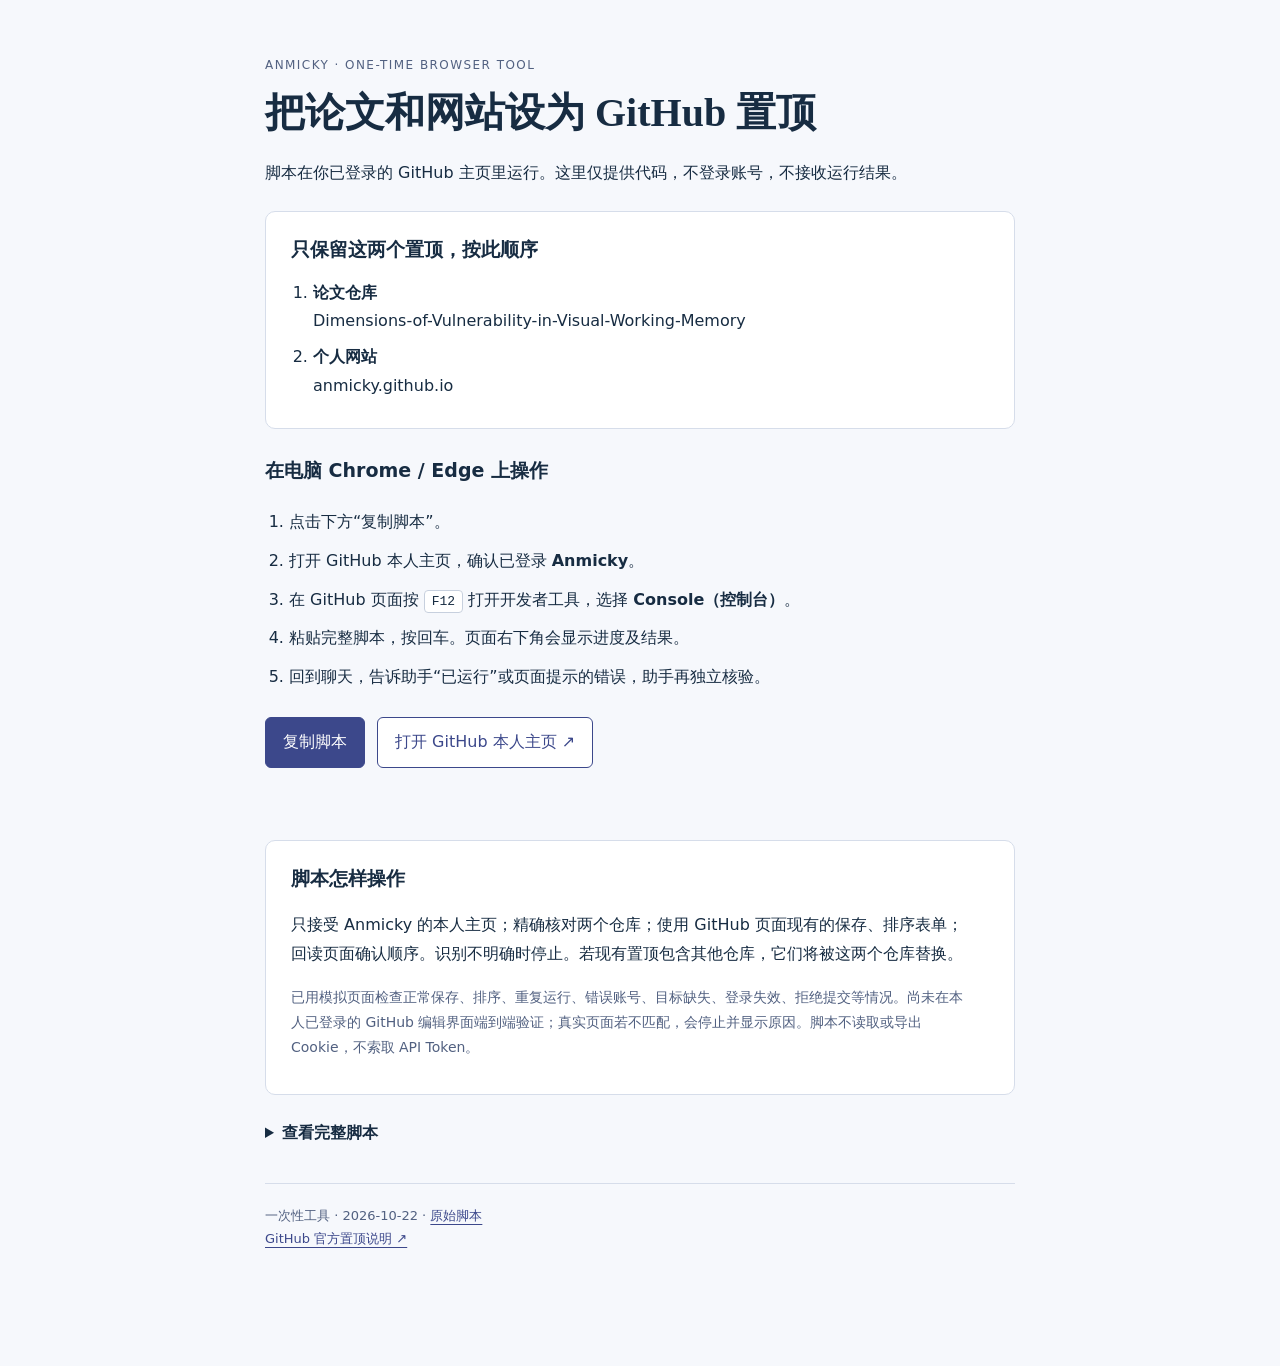
<file: tools/github-pins/index.html>
<!doctype html><html lang="zh-CN"><head><meta charset="utf-8"><meta name="viewport" content="width=device-width,initial-scale=1"><meta name="robots" content="noindex,nofollow"><title>GitHub 置顶 · 一次性脚本</title><style>
*{box-sizing:border-box}body{margin:0;background:#f6f8fc;color:#172c42;font:16px/1.8 system-ui,"Microsoft YaHei",sans-serif}main{max-width:800px;margin:55px auto;padding:0 25px 60px}h1{font:600 clamp(28px,5vw,40px)/1.3 Georgia,serif;margin:10px 0 20px}.eyebrow{font-size:12px;letter-spacing:.12em;color:#526181}p{max-width:680px}section{padding:20px 25px;background:white;border:1px solid #d6ddea;border-radius:10px;margin:24px 0}h2{font-size:19px;margin:0 0 12px}.targets{margin:0;padding-left:22px;overflow-wrap:anywhere}.targets li{margin:7px 0}.actions{display:flex;gap:12px;flex-wrap:wrap;align-items:center;margin:20px 0}button,.button{padding:10px 17px;border:1px solid #3c488b;background:#3c488b;color:white;border-radius:6px;font:inherit;cursor:pointer;text-decoration:none;min-height:46px}.button.secondary{color:#3c488b;background:white}a{color:#3c488b;text-underline-offset:4px}a:focus-visible,button:focus-visible,summary:focus-visible{outline:3px solid #b57d38;outline-offset:4px}ol.steps{padding-left:24px}.steps li{padding:5px 0}kbd{font:13px ui-monospace,monospace;border:1px solid #c7d0de;border-radius:4px;background:#fff;padding:3px 7px}.status{color:#526181;font-size:14px}.copy-status{min-height:28px}summary{cursor:pointer;font-weight:600}pre{white-space:pre-wrap;overflow-wrap:anywhere;background:#eef2f8;border:1px solid #d6ddea;padding:18px;border-radius:8px;font:12px/1.65 ui-monospace,monospace;max-height:520px;overflow:auto}textarea{width:100%;min-height:150px;font:12px ui-monospace,monospace}footer{border-top:1px solid #d6ddea;margin-top:35px;padding-top:20px;font-size:13px;color:#526181}[hidden]{display:none!important}@media(max-width:550px){main{margin-top:28px;padding:0 18px 35px}section{padding:18px}.actions>*{width:100%;text-align:center}}
</style></head><body><main><div class="eyebrow">ANMICKY · ONE-TIME BROWSER TOOL</div><h1>把论文和网站设为 GitHub 置顶</h1><p>脚本在你已登录的 GitHub 主页里运行。这里仅提供代码，不登录账号，不接收运行结果。</p><section><h2>只保留这两个置顶，按此顺序</h2><ol class="targets"><li><b>论文仓库</b><br>Dimensions-of-Vulnerability-in-Visual-Working-Memory</li><li><b>个人网站</b><br>anmicky.github.io</li></ol></section><h2>在电脑 Chrome / Edge 上操作</h2><ol class="steps"><li>点击下方“复制脚本”。</li><li>打开 GitHub 本人主页，确认已登录 <b>Anmicky</b>。</li><li>在 GitHub 页面按 <kbd>F12</kbd> 打开开发者工具，选择 <b>Console（控制台）</b>。</li><li>粘贴完整脚本，按回车。页面右下角会显示进度及结果。</li><li>回到聊天，告诉助手“已运行”或页面提示的错误，助手再独立核验。</li></ol><div class="actions"><button id="copy" disabled>正在加载脚本…</button><a class="button secondary" href="https://github.com/Anmicky" target="_blank" rel="noopener">打开 GitHub 本人主页 ↗</a></div><p id="copy-status" class="copy-status status" role="status"></p><textarea id="manual-copy" hidden readonly aria-label="需要手动复制的完整脚本"></textarea><section><h2>脚本怎样操作</h2><p>只接受 Anmicky 的本人主页；精确核对两个仓库；使用 GitHub 页面现有的保存、排序表单；回读页面确认顺序。识别不明确时停止。若现有置顶包含其他仓库，它们将被这两个仓库替换。</p><p class="status">已用模拟页面检查正常保存、排序、重复运行、错误账号、目标缺失、登录失效、拒绝提交等情况。尚未在本人已登录的 GitHub 编辑界面端到端验证；真实页面若不匹配，会停止并显示原因。脚本不读取或导出 Cookie，不索取 API Token。</p></section><details><summary>查看完整脚本</summary><pre id="source">正在加载…</pre></details><footer>一次性工具 · 2026-10-22 · <a href="pin-repositories.js">原始脚本</a><br><a href="https://docs.github.com/en/account-and-profile/how-tos/profile-customization/pinning-items-to-your-profile" target="_blank" rel="noopener">GitHub 官方置顶说明 ↗</a></footer></main><script>
'use strict';let source='';const copy=document.getElementById('copy'),status=document.getElementById('copy-status');fetch('pin-repositories.js',{cache:'no-store'}).then(r=>{if(!r.ok)throw Error('HTTP '+r.status);return r.text()}).then(s=>{source=s;document.getElementById('source').textContent=s;copy.disabled=false;copy.textContent='复制脚本'}).catch(()=>{copy.textContent='加载失败，请刷新';status.textContent='脚本尚未加载，无法复制。'});copy.addEventListener('click',async()=>{try{await navigator.clipboard.writeText(source);status.textContent='已复制。接下来在 GitHub 本人主页的 Console 中粘贴并运行。';copy.textContent='已复制 ✓'}catch{const area=document.getElementById('manual-copy');area.hidden=false;area.value=source;area.focus();area.select();status.textContent='自动复制不可用，完整脚本已选中，请按 Ctrl+C。'}});
</script></body></html>
</file>
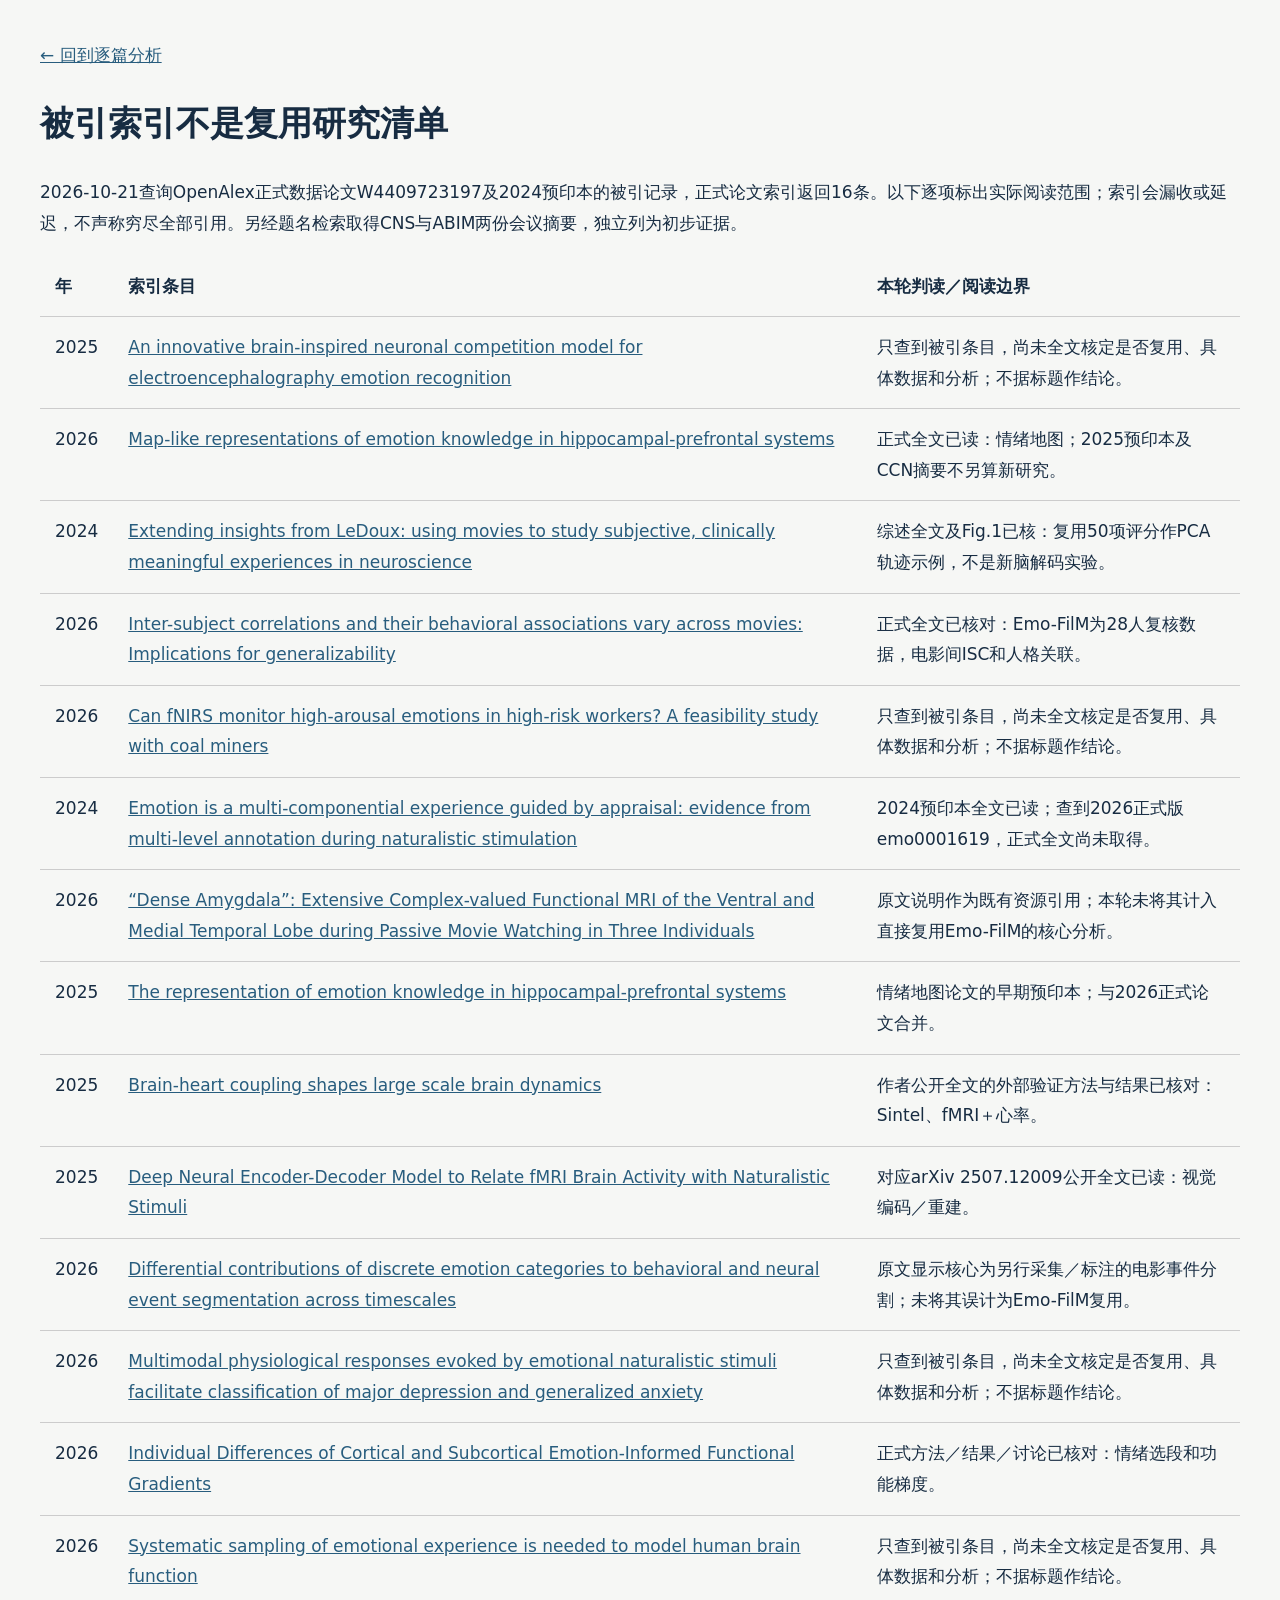
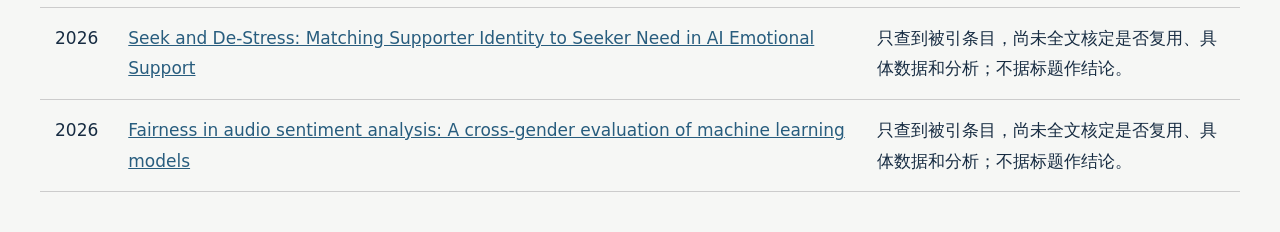
<file: emofilm/citation_screening.html>
<!doctype html><meta charset="utf-8"><meta name="viewport" content="width=device-width,initial-scale=1"><title>Emo-FilM被引核查范围</title><style>body{max-width:1200px;margin:40px auto;padding:0 20px;font:17px/1.8 system-ui;color:#172c42;background:#f6f7f5}td,th{padding:15px;border-bottom:1px solid #ccc;text-align:left;vertical-align:top}a{color:#285d7e}table{border-collapse:collapse}</style><a href="reference.html#followups">← 回到逐篇分析</a><h1>被引索引不是复用研究清单</h1><p>2026-10-21查询OpenAlex正式数据论文W4409723197及2024预印本的被引记录，正式论文索引返回16条。以下逐项标出实际阅读范围；索引会漏收或延迟，不声称穷尽全部引用。另经题名检索取得CNS与ABIM两份会议摘要，独立列为初步证据。</p><table><tr><th>年</th><th>索引条目</th><th>本轮判读／阅读边界</th></tr><tr><td>2025</td><td><a href="https://doi.org/10.1177/20552076251393279">An innovative brain-inspired neuronal competition model for electroencephalography emotion recognition</a></td><td>只查到被引条目，尚未全文核定是否复用、具体数据和分析；不据标题作结论。</td></tr><tr><td>2026</td><td><a href="https://doi.org/10.1038/s41467-025-68240-z">Map-like representations of emotion knowledge in hippocampal-prefrontal systems</a></td><td>正式全文已读：情绪地图；2025预印本及CCN摘要不另算新研究。</td></tr><tr><td>2024</td><td><a href="https://doi.org/10.1093/cercor/bhae422">Extending insights from LeDoux: using movies to study subjective, clinically meaningful experiences in neuroscience</a></td><td>综述全文及Fig.1已核：复用50项评分作PCA轨迹示例，不是新脑解码实验。</td></tr><tr><td>2026</td><td><a href="https://doi.org/10.1162/imag.a.1400">Inter-subject correlations and their behavioral associations vary across movies: Implications for generalizability</a></td><td>正式全文已核对：Emo-FilM为28人复核数据，电影间ISC和人格关联。</td></tr><tr><td>2026</td><td><a href="https://doi.org/10.1016/j.ergon.2026.104019">Can fNIRS monitor high-arousal emotions in high-risk workers? A feasibility study with coal miners</a></td><td>只查到被引条目，尚未全文核定是否复用、具体数据和分析；不据标题作结论。</td></tr><tr><td>2024</td><td><a href="https://doi.org/10.31234/osf.io/qzdbu">Emotion is a multi-componential experience guided by appraisal: evidence from multi-level annotation during naturalistic stimulation</a></td><td>2024预印本全文已读；查到2026正式版emo0001619，正式全文尚未取得。</td></tr><tr><td>2026</td><td><a href="https://doi.org/10.1038/s41597-026-07065-x">“Dense Amygdala”: Extensive Complex-valued Functional MRI of the Ventral and Medial Temporal Lobe during Passive Movie Watching in Three Individuals</a></td><td>原文说明作为既有资源引用；本轮未将其计入直接复用Emo-FilM的核心分析。</td></tr><tr><td>2025</td><td><a href="https://doi.org/10.1101/2025.06.03.657722">The representation of emotion knowledge in hippocampal-prefrontal systems</a></td><td>情绪地图论文的早期预印本；与2026正式论文合并。</td></tr><tr><td>2025</td><td><a href="https://doi.org/10.1101/2025.07.14.664815">Brain-heart coupling shapes large scale brain dynamics</a></td><td>作者公开全文的外部验证方法与结果已核对：Sintel、fMRI＋心率。</td></tr><tr><td>2025</td><td><a href="https://doi.org/10.1109/embc58623.2025.11254034">Deep Neural Encoder-Decoder Model to Relate fMRI Brain Activity with Naturalistic Stimuli</a></td><td>对应arXiv 2507.12009公开全文已读：视觉编码／重建。</td></tr><tr><td>2026</td><td><a href="https://doi.org/10.1016/j.neuropsychologia.2026.109415">Differential contributions of discrete emotion categories to behavioral and neural event segmentation across timescales</a></td><td>原文显示核心为另行采集／标注的电影事件分割；未将其误计为Emo-FilM复用。</td></tr><tr><td>2026</td><td><a href="https://doi.org/10.1016/j.jad.2026.122323">Multimodal physiological responses evoked by emotional naturalistic stimuli facilitate classification of major depression and generalized anxiety</a></td><td>只查到被引条目，尚未全文核定是否复用、具体数据和分析；不据标题作结论。</td></tr><tr><td>2026</td><td><a href="https://doi.org/10.1002/hbm.70617">Individual Differences of Cortical and Subcortical Emotion‐Informed Functional Gradients</a></td><td>正式方法／结果／讨论已核对：情绪选段和功能梯度。</td></tr><tr><td>2026</td><td><a href="https://doi.org/10.1016/j.treopn.2026.07.010">Systematic sampling of emotional experience is needed to model human brain function</a></td><td>只查到被引条目，尚未全文核定是否复用、具体数据和分析；不据标题作结论。</td></tr><tr><td>2026</td><td><a href="https://doi.org/10.1145/3806774.3827995">Seek and De-Stress: Matching Supporter Identity to Seeker Need in AI Emotional Support</a></td><td>只查到被引条目，尚未全文核定是否复用、具体数据和分析；不据标题作结论。</td></tr><tr><td>2026</td><td><a href="https://doi.org/10.1016/j.fraope.2026.100762">Fairness in audio sentiment analysis: A cross-gender evaluation of machine learning models</a></td><td>只查到被引条目，尚未全文核定是否复用、具体数据和分析；不据标题作结论。</td></tr></table>
</file>
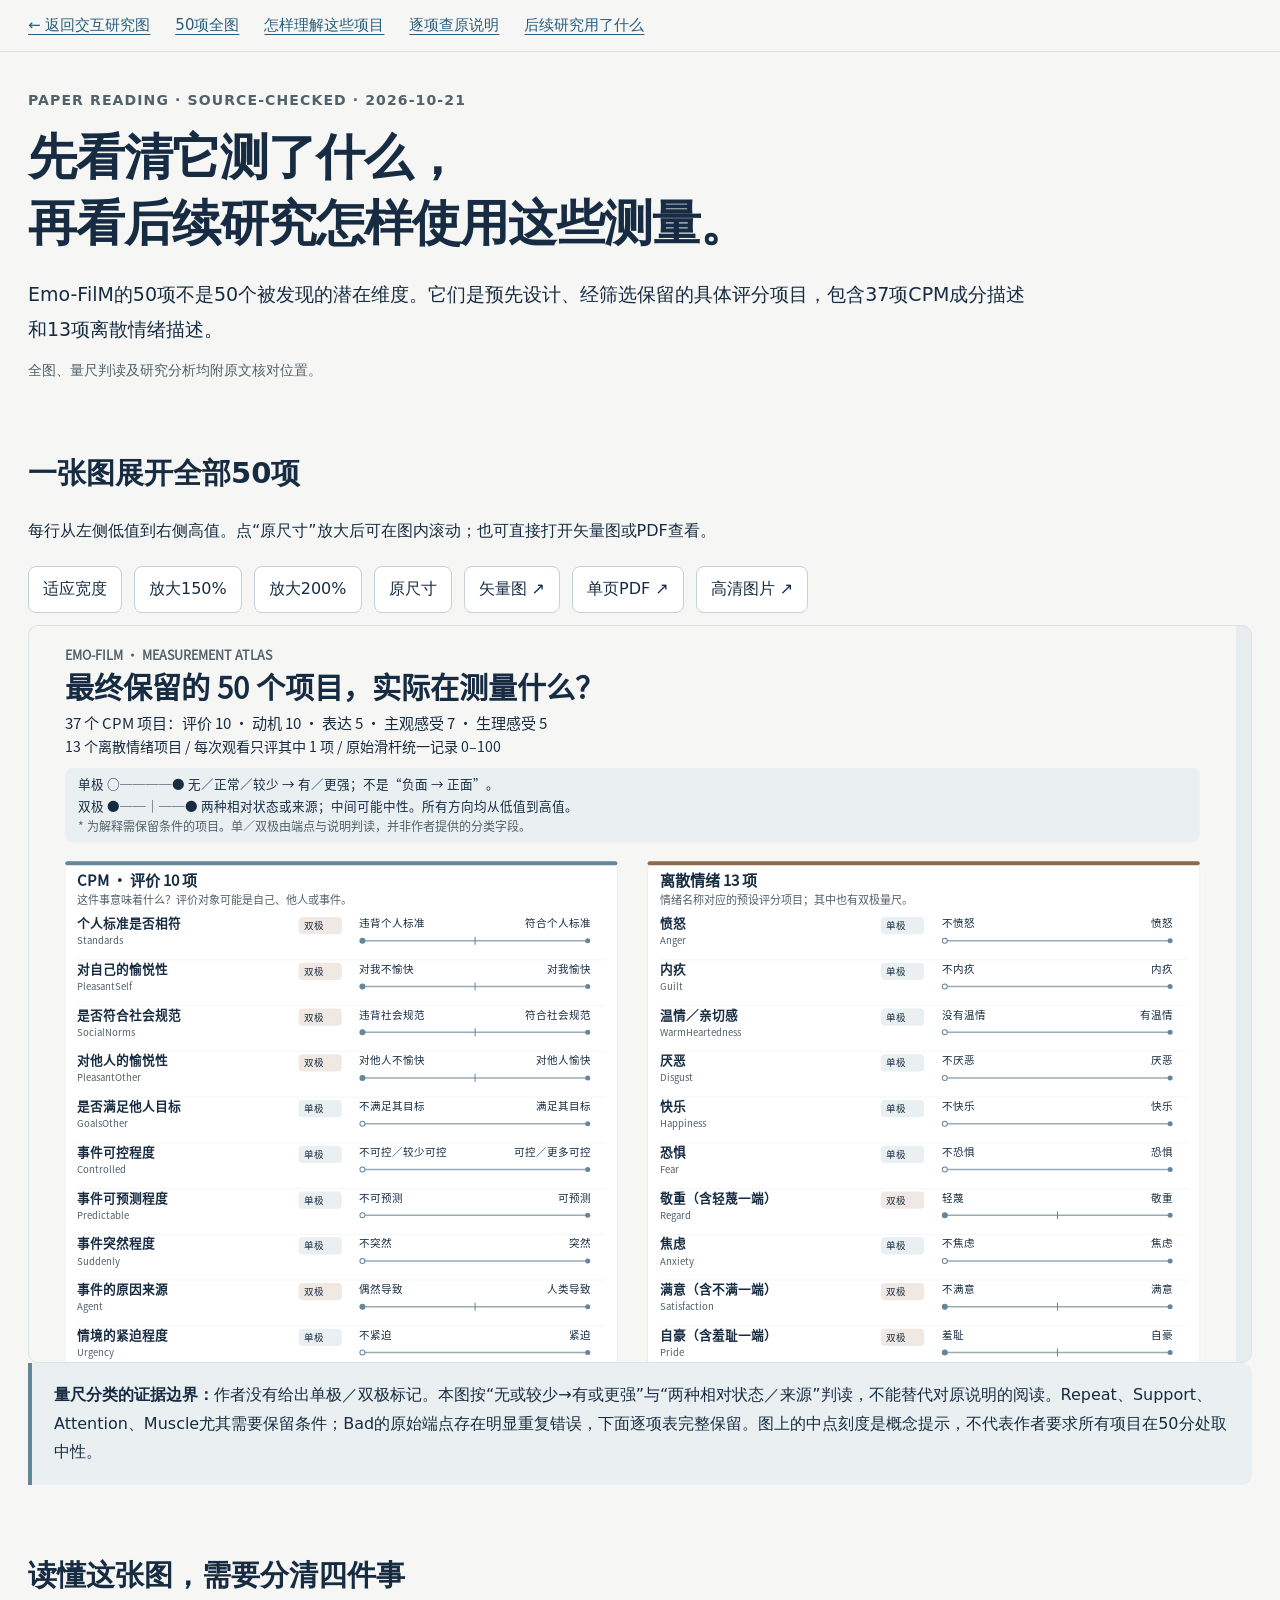
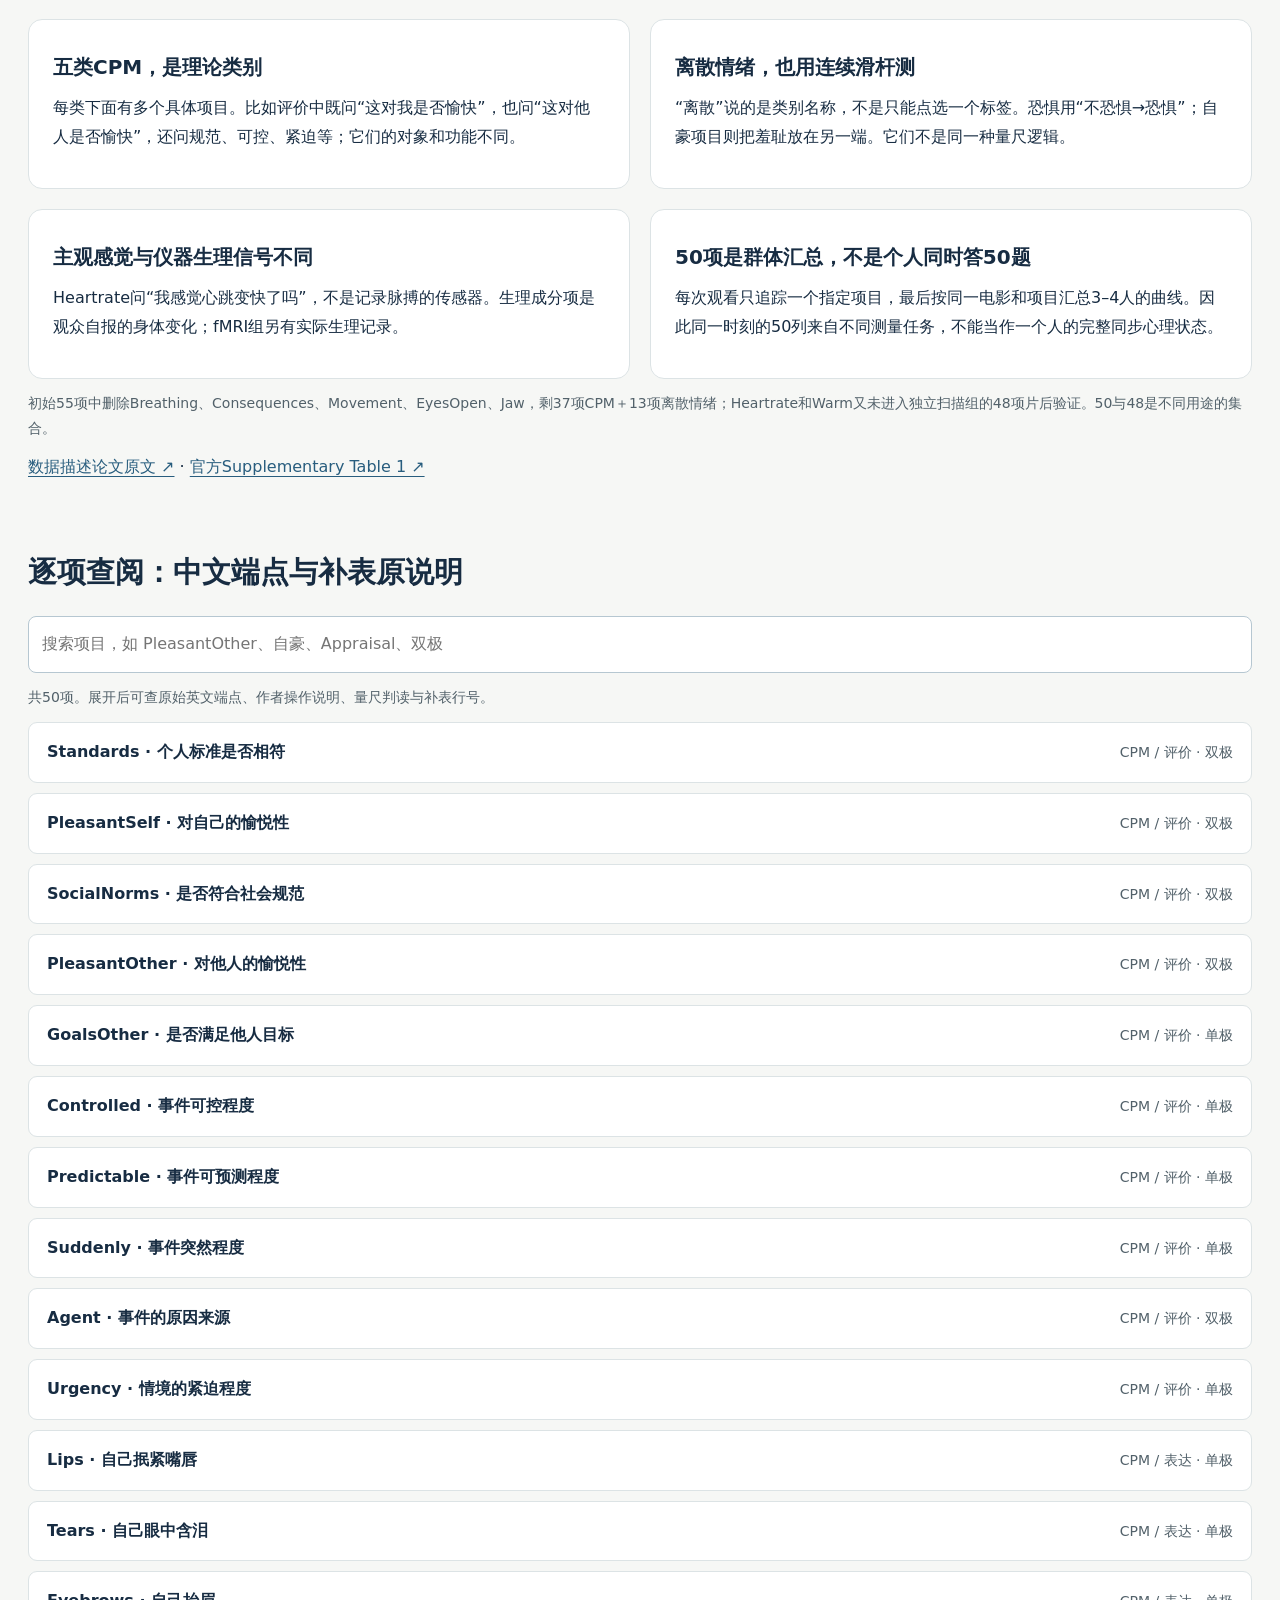
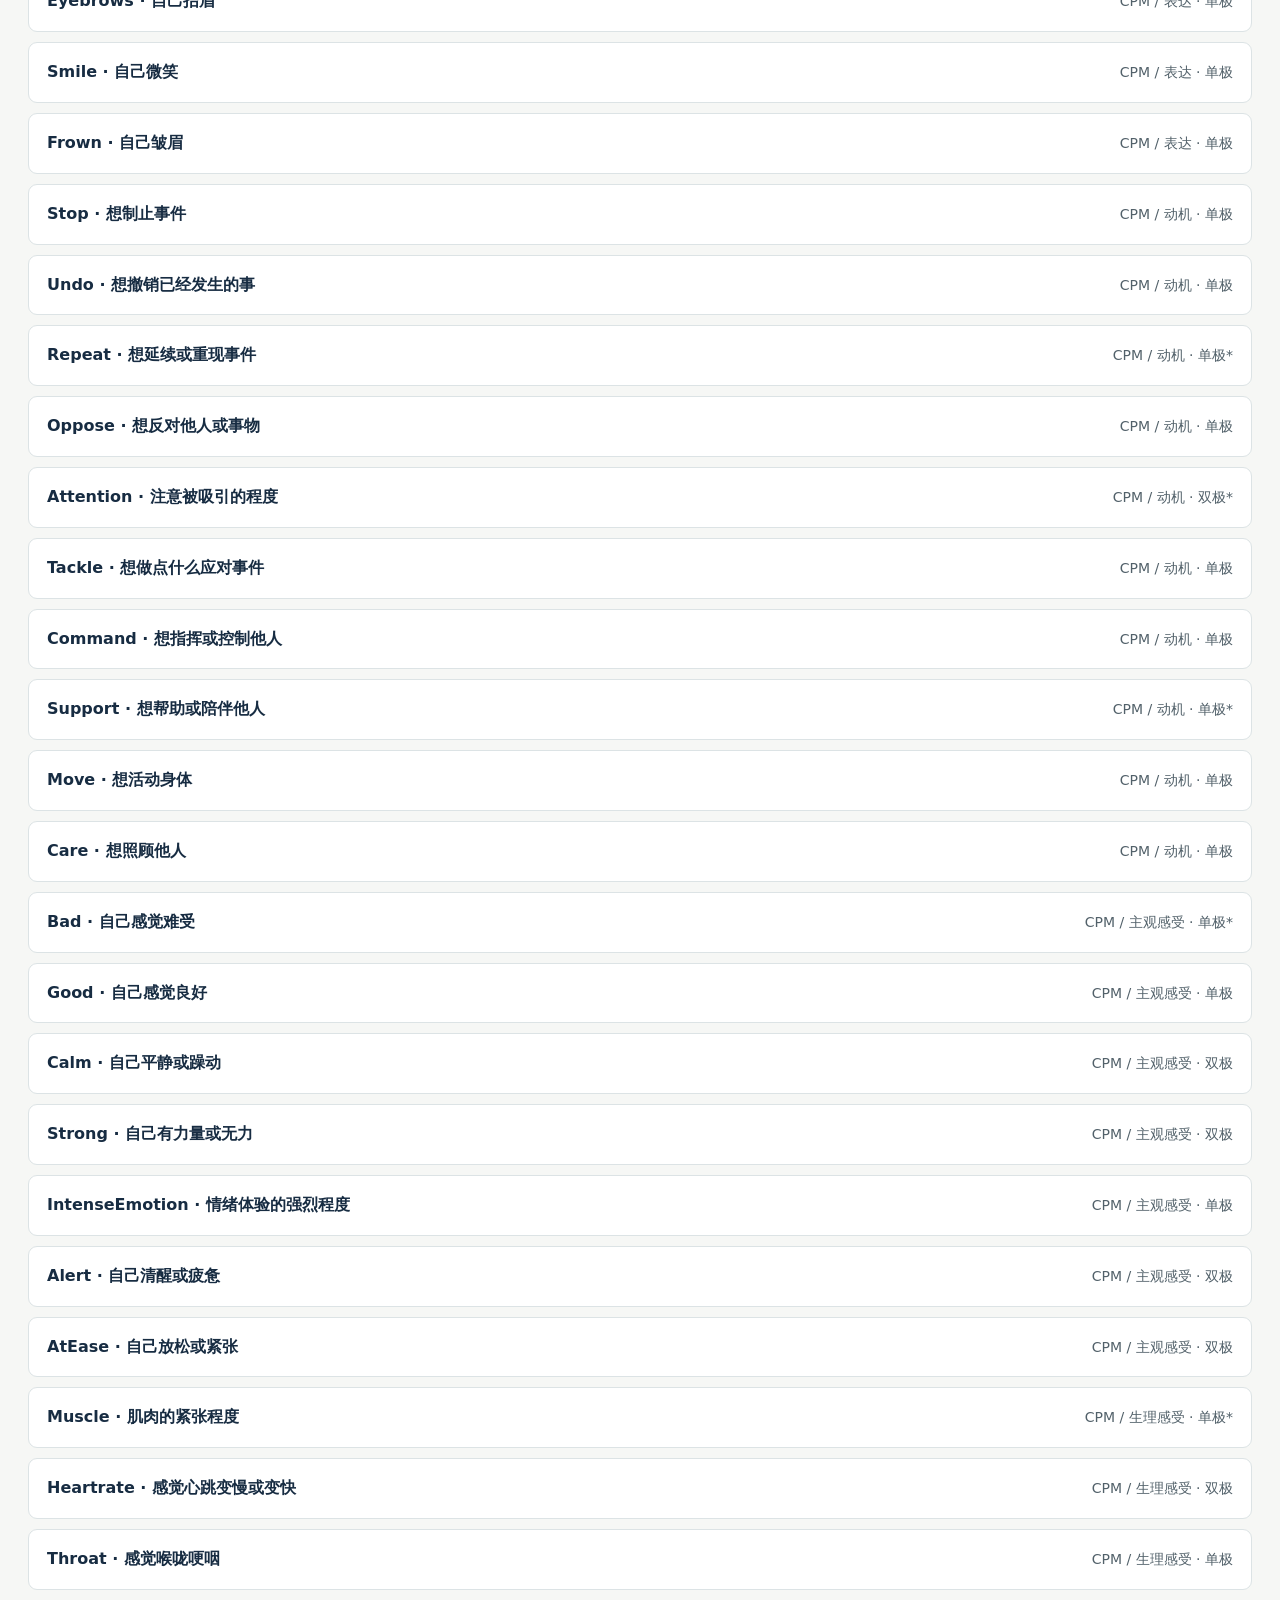
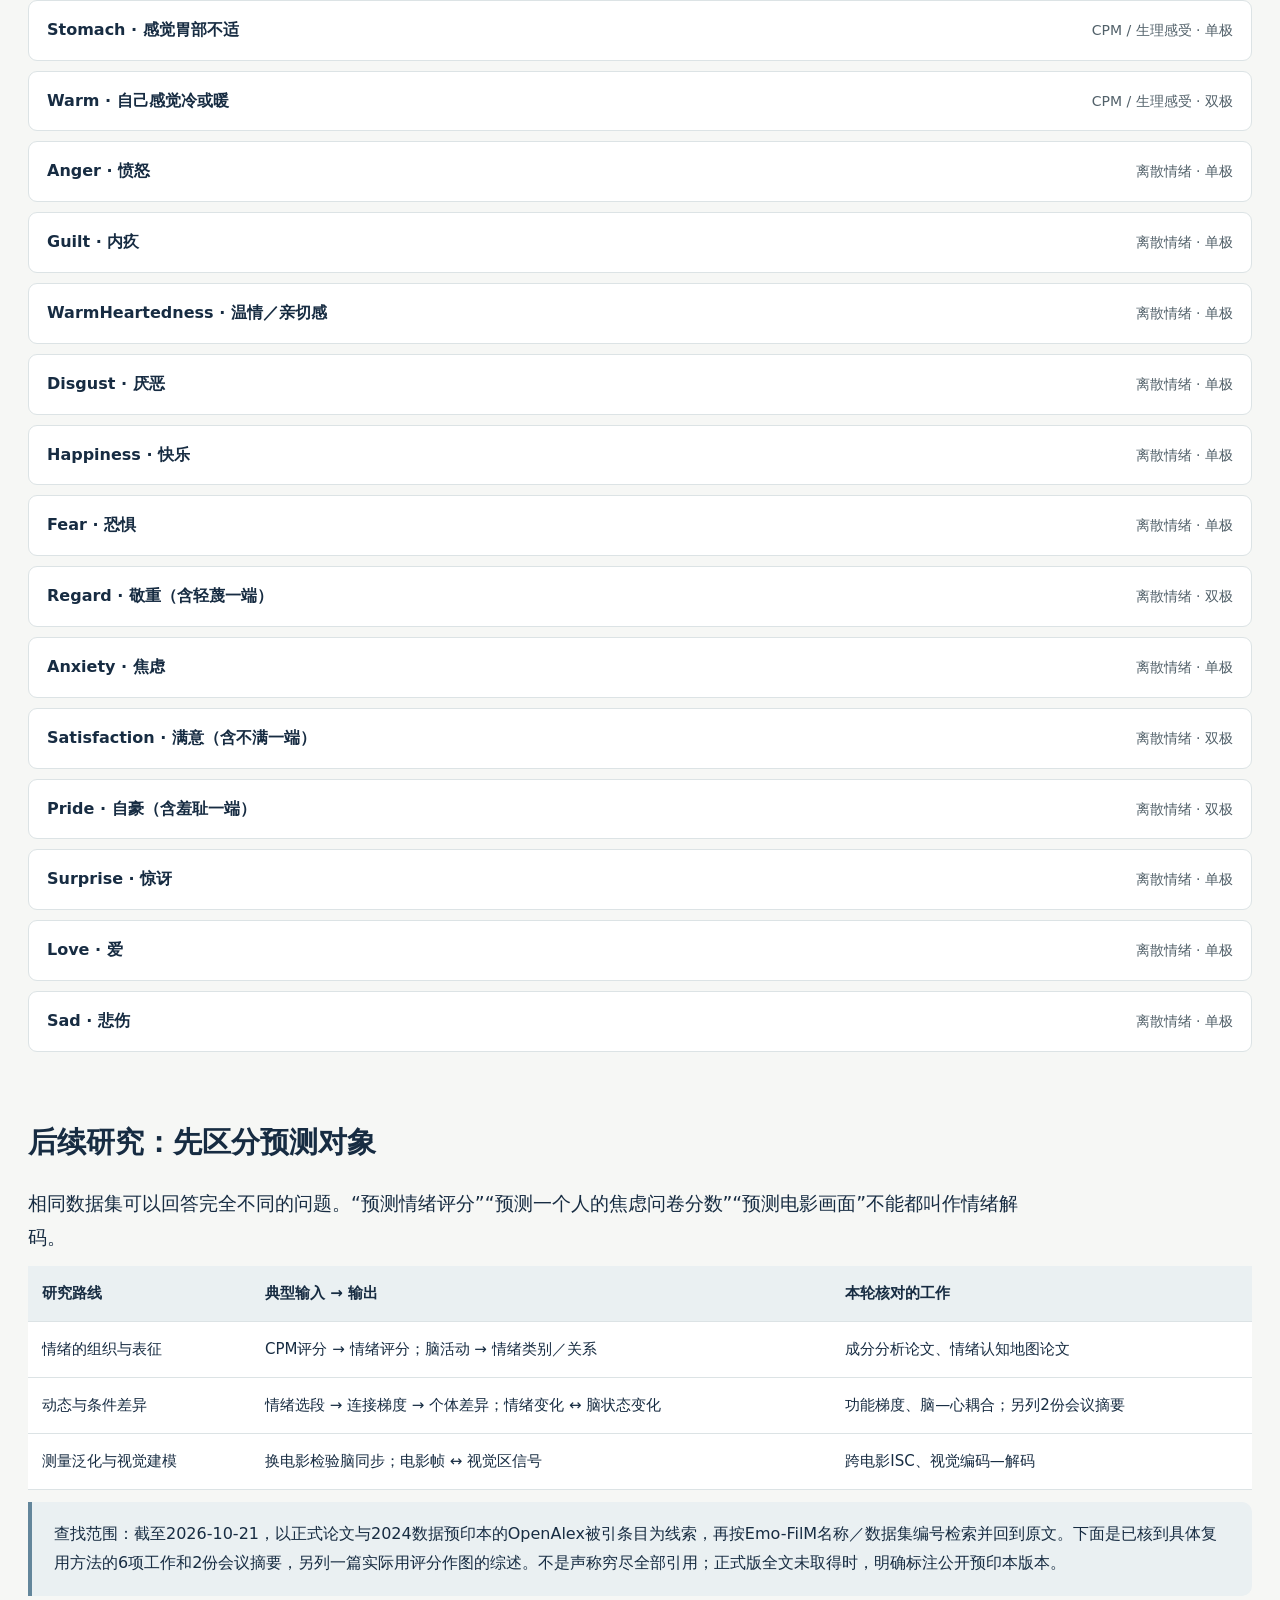
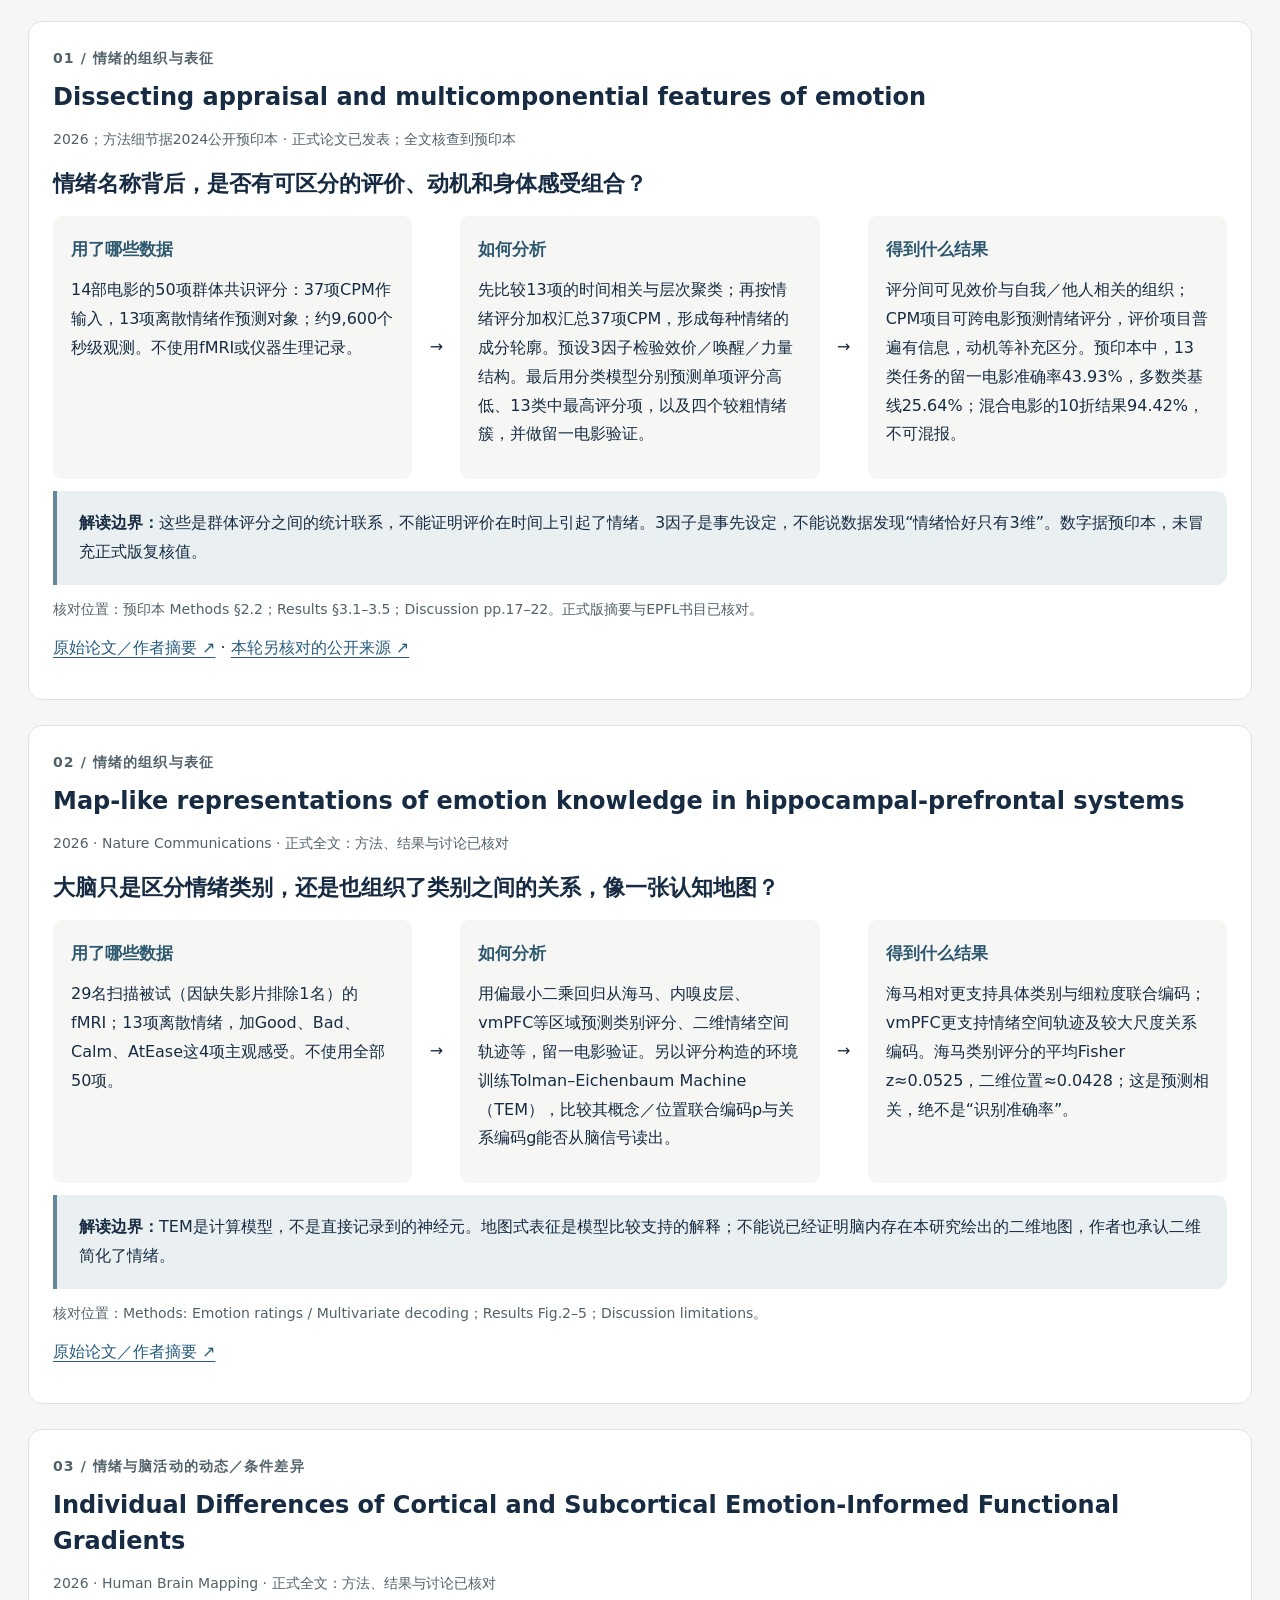
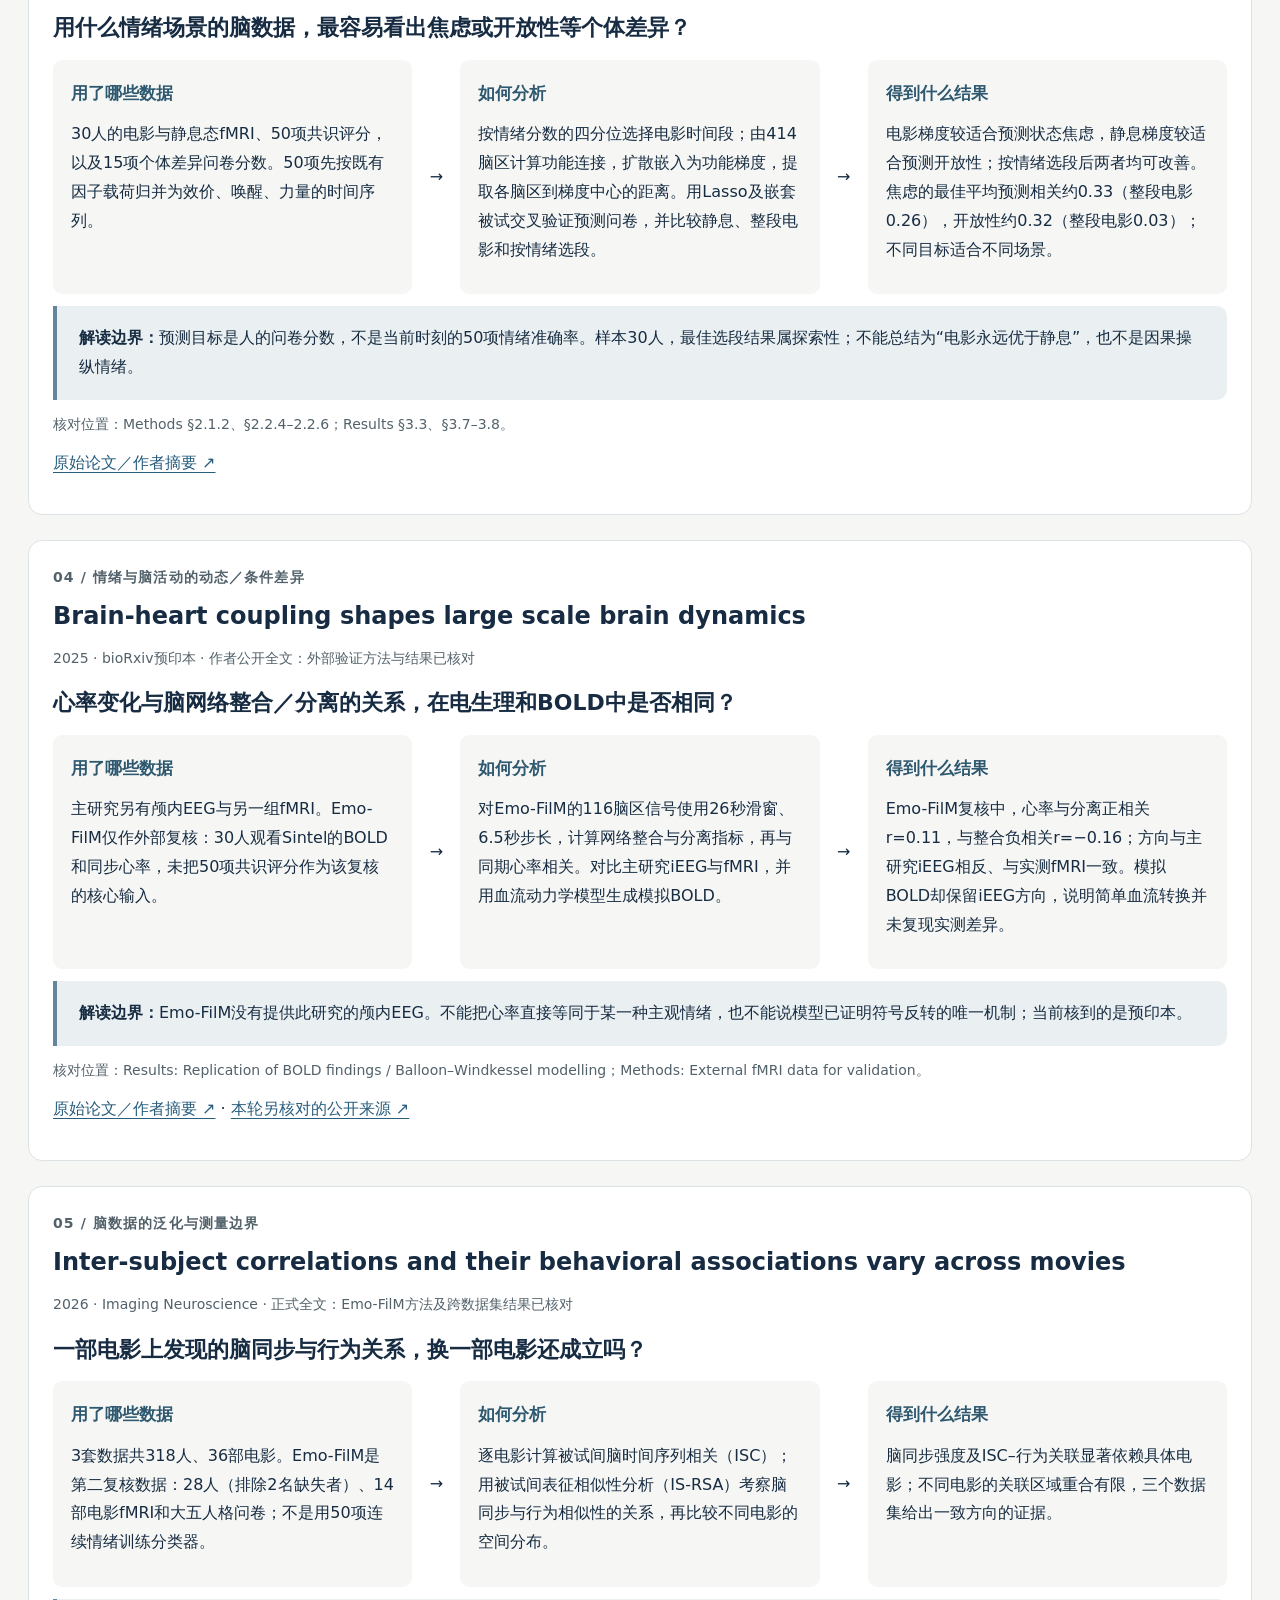
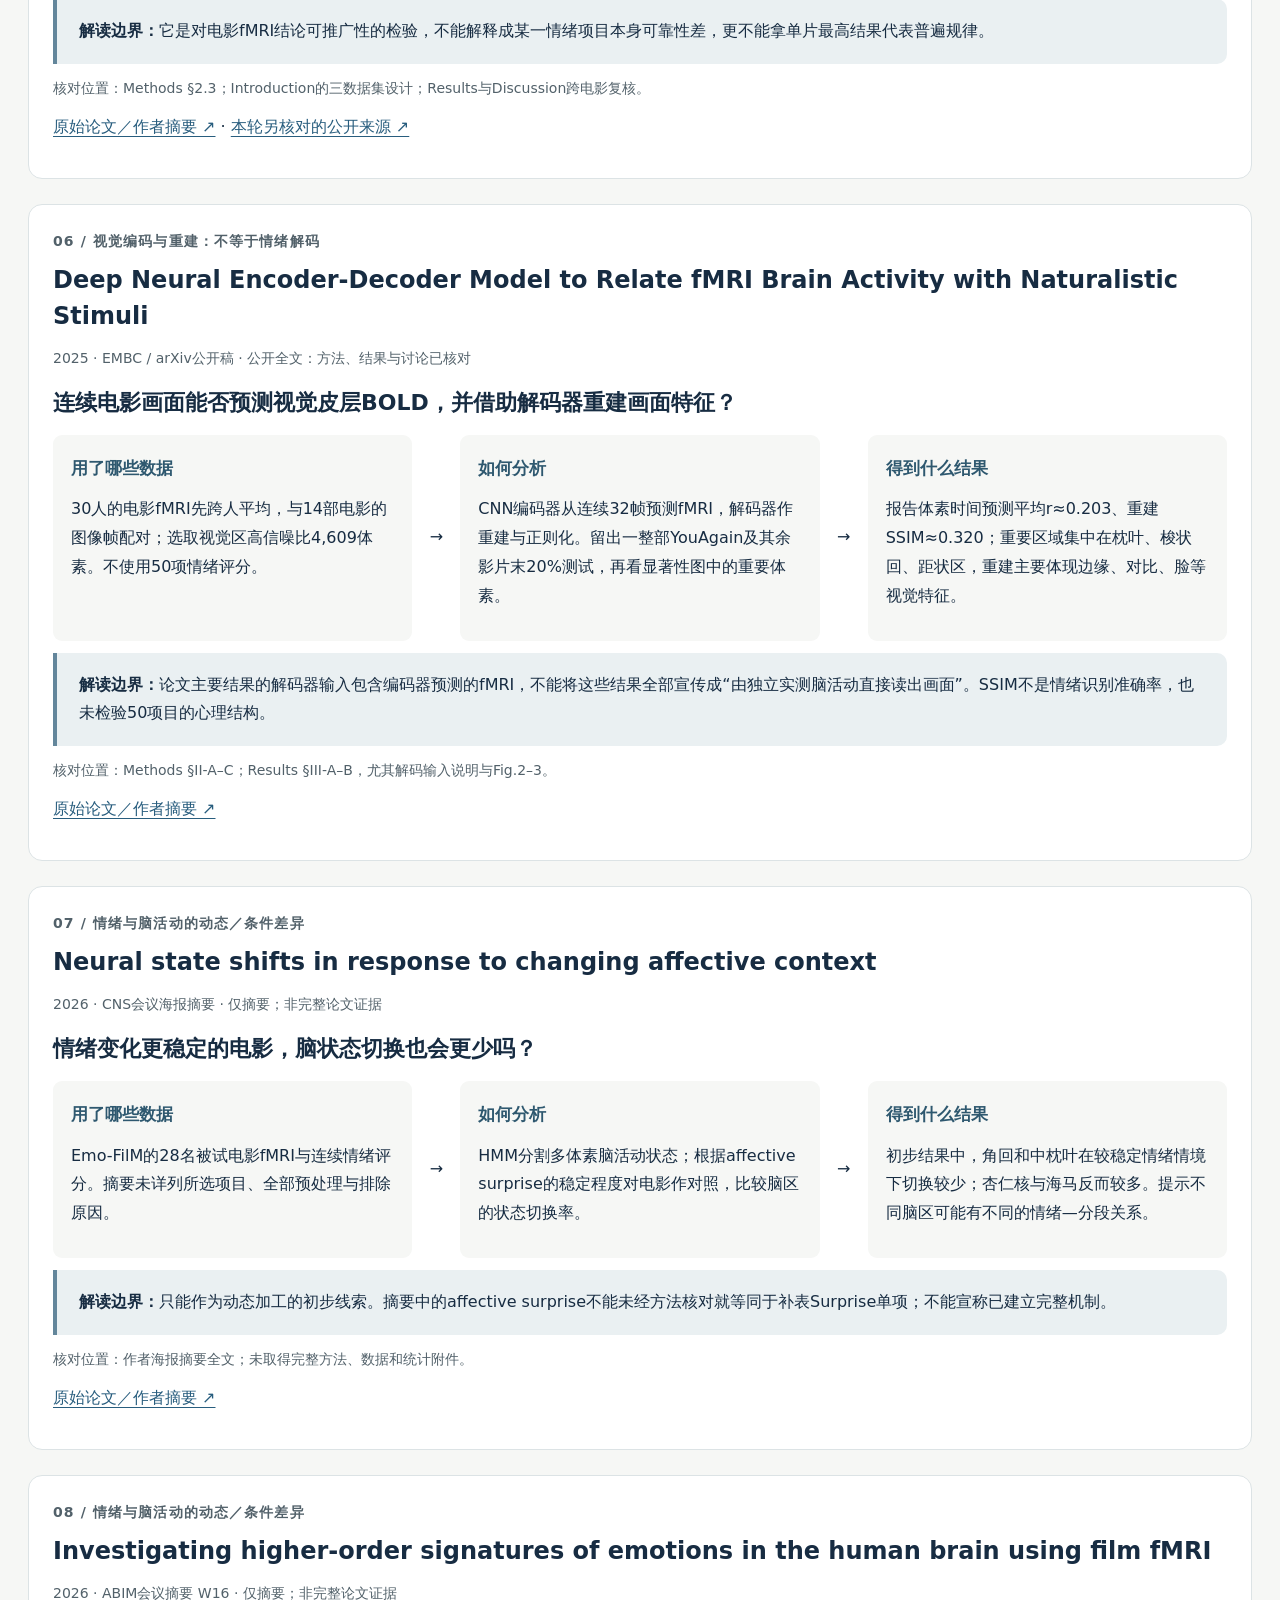
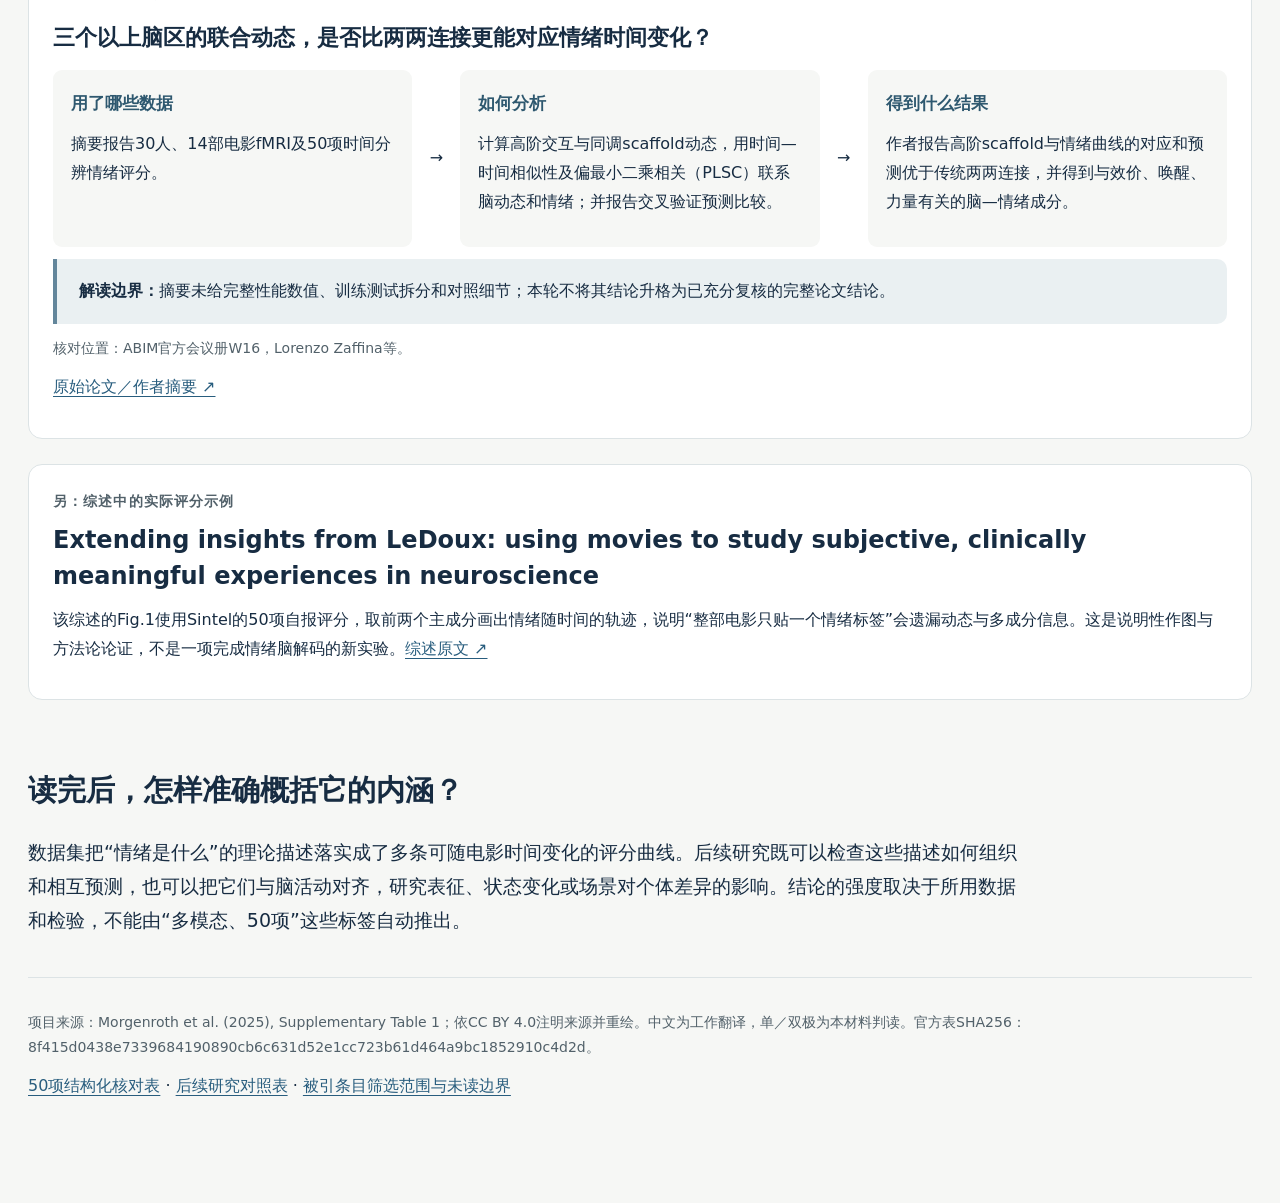
<file: emofilm/reference.html>
<!doctype html><html lang="zh-CN"><meta charset="utf-8"><meta name="viewport" content="width=device-width,initial-scale=1"><title>Emo-FilM｜50项测量全图与复用研究</title><style>*{box-sizing:border-box}html{scroll-behavior:smooth}body{margin:0;background:#f6f7f5;color:#172c42;font-family:"Noto Sans CJK SC","Microsoft YaHei",system-ui,sans-serif;line-height:1.8;overflow-wrap:anywhere}main{max-width:1300px;margin:auto;padding:36px 28px 90px}a{color:#285d7e;text-underline-offset:4px}nav{position:sticky;top:0;background:#f6f7f5f0;border-bottom:1px solid #dce3e5;z-index:5;padding:12px 28px;display:flex;gap:25px;flex-wrap:wrap;backdrop-filter:blur(10px)}nav a{font-size:15px}h1{font-size:clamp(29px,4vw,49px);line-height:1.35;margin:12px 0 20px;letter-spacing:-.02em}h2{font-size:29px;margin:64px 0 18px}h3{font-size:24px;line-height:1.5;margin:8px 0}p{margin:12px 0}.muted,small{color:#52616a;font-size:14px}.eyebrow{letter-spacing:.08em;color:#52616a;font-size:14px;font-weight:650}.lead{max-width:1000px;font-size:19px}.notice,.boundary{padding:18px 22px;background:#eaf0f2;border-left:4px solid #63869b;border-radius:0 10px 10px 0}.toolbar{display:flex;gap:12px;align-items:center;flex-wrap:wrap;margin:20px 0 12px}button,.button{font:inherit;background:white;color:#172c42;border:1px solid #c4d1d8;border-radius:8px;padding:8px 14px;cursor:pointer;text-decoration:none}.stage{overflow:auto;max-height:82vh;border:1px solid #dce3e5;background:#e8edef;border-radius:10px;scrollbar-gutter:stable}.stage img{display:block;width:100%;max-width:none}.concepts{display:grid;grid-template-columns:repeat(2,1fr);gap:20px}.concepts section,article{border:1px solid #dce3e5;background:white;padding:24px;border-radius:14px}.concepts h3{font-size:20px}details{background:white;border:1px solid #dce3e5;border-radius:9px;margin:10px 0;padding:15px 18px;scroll-margin-top:80px}summary{cursor:pointer;display:flex;justify-content:space-between;gap:16px;align-items:baseline}summary span{color:#52616a;font-size:14px;flex-shrink:0}blockquote{margin:16px 0;padding:14px 18px;background:#f6f7f5;font-size:15px;color:#344e5d}code{font-size:14px;word-break:break-word}.poles{font-size:22px;font-weight:650}input{padding:13px;font:inherit;width:100%;border:1px solid #b6c7d1;border-radius:8px}article{margin:25px 0;scroll-margin-top:80px}.question{font-size:22px;font-weight:650}.chain{display:grid;grid-template-columns:1fr 24px 1fr 24px 1fr;gap:12px}.chain section{background:#f6f7f5;padding:18px;border-radius:9px}.chain h4{margin:0;color:#2e586f;font-size:17px}.chain p{font-size:16px}.arrow{align-self:center;text-align:center}table{width:100%;border-collapse:collapse;background:white;font-size:15px}th,td{padding:14px;text-align:left;border-bottom:1px solid #dce3e5;vertical-align:top}th{background:#eaf0f2}footer{margin-top:40px;border-top:1px solid #dce3e5;padding-top:20px}.screen{overflow-x:auto}section[id]{scroll-margin-top:80px}@media(max-width:800px){main{padding:24px 16px}.chain,.concepts{grid-template-columns:1fr}.arrow{transform:rotate(90deg)}summary{display:block}summary span{display:block}.stage{max-height:70vh}article{padding:18px}.toolbar{font-size:14px}nav{gap:16px;padding:10px 16px}}</style><nav><a href="./">← 返回交互研究图</a><a href="#atlas">50项全图</a><a href="#meaning">怎样理解这些项目</a><a href="#items">逐项查原说明</a><a href="#followups">后续研究用了什么</a></nav><main><header><div class="eyebrow">PAPER READING · SOURCE-CHECKED · 2026-10-21</div><h1>先看清它测了什么，<br>再看后续研究怎样使用这些测量。</h1><p class="lead">Emo-FilM的50项不是50个被发现的潜在维度。它们是预先设计、经筛选保留的具体评分项目，包含37项CPM成分描述和13项离散情绪描述。</p><p class="muted">全图、量尺判读及研究分析均附原文核对位置。</p></header><section id="atlas"><h2>一张图展开全部50项</h2><p>每行从左侧低值到右侧高值。点“原尺寸”放大后可在图内滚动；也可直接打开矢量图或PDF查看。</p><div class="toolbar"><button onclick="zoom(1)">适应宽度</button><button onclick="zoom(1.5)">放大150%</button><button onclick="zoom(2)">放大200%</button><button onclick="zoom(0)">原尺寸</button><a class="button" href="atlas.svg" target="_blank">矢量图 ↗</a><a class="button" href="atlas.pdf" target="_blank">单页PDF ↗</a><a class="button" href="atlas.png" target="_blank">高清图片 ↗</a></div><div class="stage"><img id="poster" src="atlas.svg" alt="50个保留项目的CPM及离散情绪分组、中文含义、量尺两端、单极与双极判读"></div><div class="notice"><b>量尺分类的证据边界：</b>作者没有给出单极／双极标记。本图按“无或较少→有或更强”与“两种相对状态／来源”判读，不能替代对原说明的阅读。Repeat、Support、Attention、Muscle尤其需要保留条件；Bad的原始端点存在明显重复错误，下面逐项表完整保留。图上的中点刻度是概念提示，不代表作者要求所有项目在50分处取中性。</div></section><section id="meaning"><h2>读懂这张图，需要分清四件事</h2><div class="concepts"><section><h3>五类CPM，是理论类别</h3><p>每类下面有多个具体项目。比如评价中既问“这对我是否愉快”，也问“这对他人是否愉快”，还问规范、可控、紧迫等；它们的对象和功能不同。</p></section><section><h3>离散情绪，也用连续滑杆测</h3><p>“离散”说的是类别名称，不是只能点选一个标签。恐惧用“不恐惧→恐惧”；自豪项目则把羞耻放在另一端。它们不是同一种量尺逻辑。</p></section><section><h3>主观感觉与仪器生理信号不同</h3><p>Heartrate问“我感觉心跳变快了吗”，不是记录脉搏的传感器。生理成分项是观众自报的身体变化；fMRI组另有实际生理记录。</p></section><section><h3>50项是群体汇总，不是个人同时答50题</h3><p>每次观看只追踪一个指定项目，最后按同一电影和项目汇总3–4人的曲线。因此同一时刻的50列来自不同测量任务，不能当作一个人的完整同步心理状态。</p></section></div><p class="muted">初始55项中删除Breathing、Consequences、Movement、EyesOpen、Jaw，剩37项CPM＋13项离散情绪；Heartrate和Warm又未进入独立扫描组的48项片后验证。50与48是不同用途的集合。</p><p><a target="_blank" href="https://www.nature.com/articles/s41597-025-04803-5">数据描述论文原文 ↗</a> · <a target="_blank" href="https://media.springernature.com/original/springer-static/esm/art%3A10.1038%2Fs41597-025-04803-5/MediaObjects/41597_2025_4803_MOESM1_ESM.xlsx">官方Supplementary Table 1 ↗</a></p></section><section id="items"><h2>逐项查阅：中文端点与补表原说明</h2><input id="search" placeholder="搜索项目，如 PleasantOther、自豪、Appraisal、双极" aria-label="搜索50项"><p class="muted" id="count">共50项。展开后可查原始英文端点、作者操作说明、量尺判读与补表行号。</p><details id="Standards"><summary><b>Standards · 个人标准是否相符</b><span>CPM / 评价 · 双极</span></summary><p class="poles">违背个人标准 → 符合个人标准</p><p>补表原始端点：<code>NotMyStandards</code> → <code>MyStandards</code></p><p>补表短说明为不相符，但操作说明明确上端符合、下端违背；据操作说明判为双极。</p><blockquote>A situation is congruent with your standards or ideas, if what is happending and how people are acting is in line with your personal values and you would consider it as fair. Move the gauge up the more the situation alignes with your standards and ideas and down if what is happening violates them. You may use the middle of the scale for situations that are neutral with regards to your standards and ideas.</blockquote><small>官方补表第 3 行；扫描组片后验证：包含。</small></details><details id="PleasantSelf"><summary><b>PleasantSelf · 对自己的愉悦性</b><span>CPM / 评价 · 双极</span></summary><p class="poles">对我不愉快 → 对我愉快</p><p>补表原始端点：<code>Unpleasant Me</code> → <code>Pleasant For Me</code></p><p>按补表端点及以下操作说明判读。</p><blockquote>Pleasant discribes a situation that was generally positive for you. Move the gauge up the more pleasant you perceive the situation and down as the situation is more unpleasant. You may use the middle of the scale for situation that are neither positive or negative.</blockquote><small>官方补表第 4 行；扫描组片后验证：包含。</small></details><details id="SocialNorms"><summary><b>SocialNorms · 是否符合社会规范</b><span>CPM / 评价 · 双极</span></summary><p class="poles">违背社会规范 → 符合社会规范</p><p>补表原始端点：<code>NotSocialNorms</code> → <code>SocialNorms</code></p><p>下端虽写NotSocialNorms，操作说明明确是违反规范；中间为中性。</p><blockquote>A situation is congruent with social norms,  if what is happening and how people are acting is in line with your cultures expectations regarding social rules and behaviour. Move the gauge up the more the situation is conform with your laws or social norms and down if what is happening violates these ideas. You may use the middle of the scale for situations that are neutral with regards to laws and social norms.</blockquote><small>官方补表第 5 行；扫描组片后验证：包含。</small></details><details id="PleasantOther"><summary><b>PleasantOther · 对他人的愉悦性</b><span>CPM / 评价 · 双极</span></summary><p class="poles">对他人不愉快 → 对他人愉快</p><p>补表原始端点：<code>UnpleasantOthers</code> → <code>PleasantOthers</code></p><p>按补表端点及以下操作说明判读。</p><blockquote>Pleasant for somebody else discribes a situation that you perceive as generally positive for somebody else. Move the gauge up the more pleasant you perceive the situation is for somebody else and down as the situation is more unpleasant for them. You may use the middle of the scale for situation that are neither positive or negative. If you find conflict with different characters in the movie focus on the character you feel most invested in.</blockquote><small>官方补表第 6 行；扫描组片后验证：包含。</small></details><details id="GoalsOther"><summary><b>GoalsOther · 是否满足他人目标</b><span>CPM / 评价 · 单极</span></summary><p class="poles">不满足其目标 → 满足其目标</p><p>补表原始端点：<code>NotOthersGoals</code> → <code>MeetOthersGoals</code></p><p>按补表端点及以下操作说明判读。</p><blockquote>Important and relevant for the goals or needs of somebody is a situation that will help somebody achieve their wants and needs. Move the gauge up in situations that are important and relevant for somebodys goals and down for situations that are irrelevant. If you find conflict with different characters in the movie focus on the character you feel most invested in.</blockquote><small>官方补表第 7 行；扫描组片后验证：包含。</small></details><details id="Controlled"><summary><b>Controlled · 事件可控程度</b><span>CPM / 评价 · 单极</span></summary><p class="poles">不可控／较少可控 → 可控／更多可控</p><p>补表原始端点：<code>Uncontrolled</code> → <code>EventControlled</code></p><p>按“可控性的多少”判为单极；不可控/可控也可被描述为相对状态，作者未给正式单/双极标签。</p><blockquote>Controlled is an event that could have been averted or stopped. Move the gauge up the more controlled you perceive the situation and down as the situation is less controlled i.e. uncontrolled.</blockquote><small>官方补表第 8 行；扫描组片后验证：包含。</small></details><details id="Predictable"><summary><b>Predictable · 事件可预测程度</b><span>CPM / 评价 · 单极</span></summary><p class="poles">不可预测 → 可预测</p><p>补表原始端点：<code>Unpredictable</code> → <code>EventPredictable</code></p><p>按“可预测性的多少”判为单极；这是连续属性，非两种独立情绪。</p><blockquote>An event is predictable and could have been forseen. Move the gauge up the more predictable you perceive the situation to be an down for situations that are unpredictable.</blockquote><small>官方补表第 9 行；扫描组片后验证：包含。</small></details><details id="Suddenly"><summary><b>Suddenly · 事件突然程度</b><span>CPM / 评价 · 单极</span></summary><p class="poles">不突然 → 突然</p><p>补表原始端点：<code>Not Suddenly</code> → <code>EventSuddenly</code></p><p>按补表端点及以下操作说明判读。</p><blockquote>A sudden event occurred without much lead up or warning, the situation changed from one moment to another. Move the gauge up the more surprising and sudden an event occurred.</blockquote><small>官方补表第 10 行；扫描组片后验证：包含。</small></details><details id="Agent"><summary><b>Agent · 事件的原因来源</b><span>CPM / 评价 · 双极</span></summary><p class="poles">偶然导致 → 人类导致</p><p>补表原始端点：<code>ChanceCaused</code> → <code>HumanCaused</code></p><p>偶然原因与人类原因的来源对照，不是正负情绪；说明允许混合或既非两者时使用中间。</p><blockquote>Rate the degree to which the event is caused by a human agent (including personified animals and machines) versus caused by chance. Move the gauge up the more you think the event was caused by a human agent and down the more it is caused by change. Use the middle of the scale if influences are even or if the cause was neither human nor chance.</blockquote><small>官方补表第 11 行；扫描组片后验证：包含。</small></details><details id="Urgency"><summary><b>Urgency · 情境的紧迫程度</b><span>CPM / 评价 · 单极</span></summary><p class="poles">不紧迫 → 紧迫</p><p>补表原始端点：<code>Not Urgent</code> → <code>Situation Urgent</code></p><p>按补表端点及以下操作说明判读。</p><blockquote>There is urgency in the situation to act. Move up the gauge to indicate that there is urgency in the situation, move it down if the situation is not urgent.</blockquote><small>官方补表第 12 行；扫描组片后验证：包含。</small></details><details id="Lips"><summary><b>Lips · 自己抿紧嘴唇</b><span>CPM / 表达 · 单极</span></summary><p class="poles">嘴唇放松 → 抿紧嘴唇</p><p>补表原始端点：<code>Relax Lips</code> → <code>Press Lips</code></p><p>按补表端点及以下操作说明判读。</p><blockquote>You press your lips together. Move the gauge up to indicate pressing your lips together. When your lips are relaxed move the gauge down.</blockquote><small>官方补表第 14 行；扫描组片后验证：包含。</small></details><details id="Tears"><summary><b>Tears · 自己眼中含泪</b><span>CPM / 表达 · 单极</span></summary><p class="poles">眼中无泪 → 眼中含泪</p><p>补表原始端点：<code>Dry Eyes</code> → <code>Tears In My Eyes</code></p><p>按补表端点及以下操作说明判读。</p><blockquote>You have tears in your eyes, feel your eyes tearing up. Move the gauge up as you perceive tearing in your eyes. Move it down if your eyes are dry, that is no more tears than usual. </blockquote><small>官方补表第 15 行；扫描组片后验证：包含。</small></details><details id="Eyebrows"><summary><b>Eyebrows · 自己抬眉</b><span>CPM / 表达 · 单极</span></summary><p class="poles">眉毛放松 → 抬起眉毛</p><p>补表原始端点：<code>BrowsRelaxed</code> → <code>BrowsRaised</code></p><p>按补表端点及以下操作说明判读。</p><blockquote>Move the gauge up as you feel your eyebrows go up. Move it down as your eyebrows are relaxed in their normal position.</blockquote><small>官方补表第 17 行；扫描组片后验证：包含。</small></details><details id="Smile"><summary><b>Smile · 自己微笑</b><span>CPM / 表达 · 单极</span></summary><p class="poles">没有微笑 → 微笑</p><p>补表原始端点：<code>Did Not Smile</code> → <code>Smiled</code></p><p>按补表端点及以下操作说明判读。</p><blockquote>Move the gauge up as you observe yourself smiling. Move it down as you are not smiling. </blockquote><small>官方补表第 18 行；扫描组片后验证：包含。</small></details><details id="Frown"><summary><b>Frown · 自己皱眉</b><span>CPM / 表达 · 单极</span></summary><p class="poles">没有皱眉 → 皱眉</p><p>补表原始端点：<code>Did Not Frown</code> → <code>Frowned</code></p><p>按补表端点及以下操作说明判读。</p><blockquote>Move the gauge up as you observe yourself frowning. Move it down as you are not frowning. </blockquote><small>官方补表第 19 行；扫描组片后验证：包含。</small></details><details id="Stop"><summary><b>Stop · 想制止事件</b><span>CPM / 动机 · 单极</span></summary><p class="poles">不想制止 → 想制止</p><p>补表原始端点：<code>Don&#x27;t Want Stop</code> → <code>Want Stop Event</code></p><p>按补表端点及以下操作说明判读。</p><blockquote>Move the gauge up as you feel the urge to intervene and stop what is happening. Move it down if you do not feel an urge to stop what is happening.</blockquote><small>官方补表第 22 行；扫描组片后验证：包含。</small></details><details id="Undo"><summary><b>Undo · 想撤销已经发生的事</b><span>CPM / 动机 · 单极</span></summary><p class="poles">不想撤销 → 想撤销</p><p>补表原始端点：<code>Don&#x27;t Want Undo</code> → <code>Want Undo Event</code></p><p>按补表端点及以下操作说明判读。</p><blockquote>Move the gauge up as you feel the desire to undo what is happening. Move it down as you do not feel an urge to undo what is happening.</blockquote><small>官方补表第 23 行；扫描组片后验证：包含。</small></details><details id="Repeat"><summary><b>Repeat · 想延续或重现事件</b><span>CPM / 动机 · 单极*</span></summary><p class="poles">不想延续／重现 → 想延续／重现</p><p>补表原始端点：<code>NotWantRepeat</code> → <code>WantLastRepeat </code></p><p>暂按端点判为单极。说明同时把中间称为无所谓，故不能仅据两端确定心理学上严格的单极性。</p><blockquote>Move the gauge up as you want the ongoing situation to last or be repeated. Move it down if you don&#x27;t want it to last or be repeated. You may use the middle of the scale if you are indifferent with respects to the situation to last or be repeated. </blockquote><small>官方补表第 24 行；扫描组片后验证：包含。</small></details><details id="Oppose"><summary><b>Oppose · 想反对他人或事物</b><span>CPM / 动机 · 单极</span></summary><p class="poles">不想反对 → 想反对</p><p>补表原始端点：<code>NotWantOppose</code> → <code>Want To Oppose </code></p><p>按补表端点及以下操作说明判读。</p><blockquote>Move the gauge up if you want to oppose someone, something or the situation as a whole. Move the gauge down if you do not feel an urge to oppose someone or something.</blockquote><small>官方补表第 25 行；扫描组片后验证：包含。</small></details><details id="Attention"><summary><b>Attention · 注意被吸引的程度</b><span>CPM / 动机 · 双极*</span></summary><p class="poles">不感兴趣 → 注意被吸引</p><p>补表原始端点：<code>Disinterested</code> → <code>Captured</code></p><p>暂按“不感兴趣↔注意被吸引”判为状态对照双极；说明末句误提重复事件，疑为复制残留。</p><blockquote>Move the gauge up as you feel more motivated to pay attention to what was going on. Move it down if you feel disinterested in paying attention. You may use the middle of the scale if you feel indifferent with respect to the situation being repeated. </blockquote><small>官方补表第 26 行；扫描组片后验证：包含。</small></details><details id="Tackle"><summary><b>Tackle · 想做点什么应对事件</b><span>CPM / 动机 · 单极</span></summary><p class="poles">不想采取行动 → 想采取行动</p><p>补表原始端点：<code>NotDoSomething</code> → <code>WantDoSth</code></p><p>按补表端点及以下操作说明判读。</p><blockquote>Move the gauge up if you feel like tackling the situation and doing something. Move it down as you do not feel an urge to takle the situation.</blockquote><small>官方补表第 27 行；扫描组片后验证：包含。</small></details><details id="Command"><summary><b>Command · 想指挥或控制他人</b><span>CPM / 动机 · 单极</span></summary><p class="poles">不想指挥 → 想指挥</p><p>补表原始端点：<code>Don&#x27;tWant</code> → <code>WantCommand</code></p><p>按补表端点及以下操作说明判读。</p><blockquote>Move the gauge up as you want command others. Move it down as you do not feel an urge to be in command of others.</blockquote><small>官方补表第 28 行；扫描组片后验证：包含。</small></details><details id="Support"><summary><b>Support · 想帮助或陪伴他人</b><span>CPM / 动机 · 单极*</span></summary><p class="poles">不想帮助 → 想帮助</p><p>补表原始端点：<code>Don&#x27;tWantHelp</code> → <code>WantHelp</code></p><p>暂按“无帮助愿望→有帮助愿望”判为单极；说明亦把中间称为中性，存在解释张力。</p><blockquote>Move the gauge up if you want someone to be there to provide help or support. Move it down as you do not feel the desire for someone to be there for support or help. You may use the middle of the scale if you are indifferent with regards to someone being there to provide help and support.</blockquote><small>官方补表第 29 行；扫描组片后验证：包含。</small></details><details id="Move"><summary><b>Move · 想活动身体</b><span>CPM / 动机 · 单极</span></summary><p class="poles">不想动 → 想动</p><p>补表原始端点：<code>Don&#x27;t Want Move</code> → <code>Want To Move</code></p><p>按补表端点及以下操作说明判读。</p><blockquote>Move the gauge up as you feel like you want to move. Move it down as you do not feel an urge to move.</blockquote><small>官方补表第 30 行；扫描组片后验证：包含。</small></details><details id="Care"><summary><b>Care · 想照顾他人</b><span>CPM / 动机 · 单极</span></summary><p class="poles">不想照顾 → 想照顾</p><p>补表原始端点：<code>NotCareFor</code> → <code>WantToCareFor</code></p><p>按补表端点及以下操作说明判读。</p><blockquote>Move the gauge up if you want to take care of another person or cause. Move it down as you do not feel the urge to take care of another person or cause.</blockquote><small>官方补表第 31 行；扫描组片后验证：包含。</small></details><details id="Bad"><summary><b>Bad · 自己感觉难受</b><span>CPM / 主观感受 · 单极*</span></summary><p class="poles">较少难受† → 更难受†</p><p>补表原始端点：<code>Feel Bad</code> → <code>Feel Bad</code></p><p>补表Lower Pole和Upper Pole均为Feel Bad，原文自相矛盾。本图按详细说明“向上更难受、向下较少难受”显示中文端点，未把推断冒充原始端点。</p><blockquote>Move the gauge up as you feel bad. Move it down as you feel less bad.</blockquote><small>官方补表第 32 行；扫描组片后验证：包含。</small></details><details id="Good"><summary><b>Good · 自己感觉良好</b><span>CPM / 主观感受 · 单极</span></summary><p class="poles">不感觉良好 → 感觉良好</p><p>补表原始端点：<code>Not Feel Good</code> → <code>Feel Good</code></p><p>按补表端点及以下操作说明判读。</p><blockquote>Move the gauge up as you feel good. Move it down as you feel less good.</blockquote><small>官方补表第 33 行；扫描组片后验证：包含。</small></details><details id="Calm"><summary><b>Calm · 自己平静或躁动</b><span>CPM / 主观感受 · 双极</span></summary><p class="poles">躁动不安 → 平静</p><p>补表原始端点：<code>Feel Restless</code> → <code>Feel Calm</code></p><p>按补表端点及以下操作说明判读。</p><blockquote>Calm is the response to quiet and peaceful conditions. For example, you may experience calm when you are in a safe situation. Move the gauge up as you feel more calm. Move it down if you feel more restless. </blockquote><small>官方补表第 34 行；扫描组片后验证：包含。</small></details><details id="Strong"><summary><b>Strong · 自己有力量或无力</b><span>CPM / 主观感受 · 双极</span></summary><p class="poles">无力 → 有力量</p><p>补表原始端点：<code>Feel Weak</code> → <code>Feel Strong</code></p><p>按补表端点及以下操作说明判读。</p><blockquote>Move the gauge up as you feel strong. Move it down as you feel weak. You may use the middle of the scale to indicate feeling neither particularly strong nor weak.</blockquote><small>官方补表第 35 行；扫描组片后验证：包含。</small></details><details id="IntenseEmotion"><summary><b>IntenseEmotion · 情绪体验的强烈程度</b><span>CPM / 主观感受 · 单极</span></summary><p class="poles">没有强烈情绪 → 情绪强烈</p><p>补表原始端点：<code>No Intense Emoti</code> → <code>Intense Emotion</code></p><p>按补表端点及以下操作说明判读。</p><blockquote>Move up the gauge as you experience an intense emotional state. Move it down as you do not feel intense emotions.</blockquote><small>官方补表第 36 行；扫描组片后验证：包含。</small></details><details id="Alert"><summary><b>Alert · 自己清醒或疲惫</b><span>CPM / 主观感受 · 双极</span></summary><p class="poles">疲惫 → 清醒／警觉</p><p>补表原始端点：<code>Feel Tired</code> → <code>Feel Alert</code></p><p>按补表端点及以下操作说明判读。</p><blockquote>Move the gauge up as you feel alert and attentive. Move it down as you feel tired. You may use the middle of the scale to describe a level of alertnes that is &#x27;normal&#x27; for you.</blockquote><small>官方补表第 37 行；扫描组片后验证：包含。</small></details><details id="AtEase"><summary><b>AtEase · 自己放松或紧张</b><span>CPM / 主观感受 · 双极</span></summary><p class="poles">紧张 → 放松自在</p><p>补表原始端点：<code>Feel Nervous</code> → <code>Feel At Ease</code></p><p>按补表端点及以下操作说明判读。</p><blockquote>Move the gauge up as you feel at ease. Move it down as you feel more nervous. You may use the middle of the scale to indicate a state of neither feeling particularly at ease nor feeling nervous.</blockquote><small>官方补表第 38 行；扫描组片后验证：包含。</small></details><details id="Muscle"><summary><b>Muscle · 肌肉的紧张程度</b><span>CPM / 生理感受 · 单极*</span></summary><p class="poles">肌肉放松 → 肌肉紧张</p><p>补表原始端点：<code>Muscles Relax</code> → <code>Muscles Tense</code></p><p>按“放松基线→紧张增加”暂判单极；详细说明又允许“中间为正常”，严格单/双极性质需额外确认。</p><blockquote>Move the gauge up as you experience muscle tensions in your whole body. Move it down as you experience your muscles relaxing. You may use the middle of the scale for what you perceive as your normal level of muscle tension.</blockquote><small>官方补表第 39 行；扫描组片后验证：包含。</small></details><details id="Heartrate"><summary><b>Heartrate · 感觉心跳变慢或变快</b><span>CPM / 生理感受 · 双极</span></summary><p class="poles">心跳更慢 → 心跳更快</p><p>补表原始端点：<code>Heartbeat Slower</code> → <code>Heartbeat Faster</code></p><p>这是对自己心跳的主观感觉，不是仪器测得的脉搏。该项未纳入扫描组48项片后验证。</p><blockquote>Move the gauge up as you experience your heartbeat going faster. Move it down as you experience your heartbeat going slower. You may use the middle of the scale for what you perceive as your normal heartrate.</blockquote><small>官方补表第 40 行；扫描组片后验证：未包含。</small></details><details id="Throat"><summary><b>Throat · 感觉喉咙哽咽</b><span>CPM / 生理感受 · 单极</span></summary><p class="poles">喉咙正常通畅 → 喉咙哽咽</p><p>补表原始端点：<code>Throat Clear</code> → <code>Lump In Throat</code></p><p>按补表端点及以下操作说明判读。</p><blockquote>Move the gauge up as you feel a lump in your throat. Move it down as your throat feels clear as usual.</blockquote><small>官方补表第 42 行；扫描组片后验证：包含。</small></details><details id="Stomach"><summary><b>Stomach · 感觉胃部不适</b><span>CPM / 生理感受 · 单极</span></summary><p class="poles">胃部正常 → 胃部不适</p><p>补表原始端点：<code>Stomach Normal</code> → <code>Stomach Unwell</code></p><p>按补表端点及以下操作说明判读。</p><blockquote>Move the gauge up as you feel discomfort in your stomach. Move it down as your stomach feels comfortable as normal.</blockquote><small>官方补表第 43 行；扫描组片后验证：包含。</small></details><details id="Warm"><summary><b>Warm · 自己感觉冷或暖</b><span>CPM / 生理感受 · 双极</span></summary><p class="poles">感觉冷 → 感觉暖</p><p>补表原始端点：<code>Felt Cold</code> → <code>Felt Warm</code></p><p>这是主观冷热感觉。该项未纳入扫描组48项片后验证。</p><blockquote>Move the gauge up as you felt physically warm. Move it down if you feel physically cold. You may use the middle of the scale to describe feeling at a temperature that is &#x27;normal&#x27; for you. </blockquote><small>官方补表第 44 行；扫描组片后验证：未包含。</small></details><details id="Anger"><summary><b>Anger · 愤怒</b><span>离散情绪 · 单极</span></summary><p class="poles">不愤怒 → 愤怒</p><p>补表原始端点：<code>Not Angry</code> → <code>Angry</code></p><p>按补表端点及以下操作说明判读。</p><blockquote>Anger is a feeling of irritation or rage towards another person or situation. Move up the gauge as you feel increasing anger. Move it down as you do not feel angry.</blockquote><small>官方补表第 45 行；扫描组片后验证：包含。</small></details><details id="Guilt"><summary><b>Guilt · 内疚</b><span>离散情绪 · 单极</span></summary><p class="poles">不内疚 → 内疚</p><p>补表原始端点：<code>Not Guilty</code> → <code>Guilty</code></p><p>按补表端点及以下操作说明判读。</p><blockquote>Guilt is the response when a person regrets having violated agreements, principles, or values. For example, you may experience guilt when some behaviours or situations violate your own values or moral code. Move the gauge up as you feel guity. Move it down as you feel less guilty. </blockquote><small>官方补表第 46 行；扫描组片后验证：包含。</small></details><details id="WarmHeartedness"><summary><b>WarmHeartedness · 温情／亲切感</b><span>离散情绪 · 单极</span></summary><p class="poles">没有温情 → 有温情</p><p>补表原始端点：<code>NotWarmHeart</code> → <code>WarmHearted</code></p><p>按补表端点及以下操作说明判读。</p><blockquote>Warm-hearted is a feeling of sympathy, affection, kindness, and cordiality for situations or people. For example, you may experience warm-hearted when you witness an event that you find very positive and comforting. Move the gauge up as you feel more warm-hearted. Move it down if you do not feel warm-hearted towards the situation or the people in it.</blockquote><small>官方补表第 47 行；扫描组片后验证：包含。</small></details><details id="Disgust"><summary><b>Disgust · 厌恶</b><span>离散情绪 · 单极</span></summary><p class="poles">不厌恶 → 厌恶</p><p>补表原始端点：<code>Not Disgusted</code> → <code>Disgusted</code></p><p>按补表端点及以下操作说明判读。</p><blockquote>Disgust is the response to sights, situations, and actions that we do not accept. For example, you may experience disgust when someone behaves in a way that you disapprove. Move the gauge up as you feel disgusted. Move it down as you do not feel disgusted. </blockquote><small>官方补表第 48 行；扫描组片后验证：包含。</small></details><details id="Happiness"><summary><b>Happiness · 快乐</b><span>离散情绪 · 单极</span></summary><p class="poles">不快乐 → 快乐</p><p>补表原始端点：<code>Not Happy</code> → <code>Happy</code></p><p>定义句提到sad，但显示端点是Not Happy→Happy；不据此改成悲伤↔快乐。</p><blockquote>Happiness is a feeling of joy opposite to feeling sad. Move the gauge up as you feel more happy. Move it down as you feel less happy.</blockquote><small>官方补表第 49 行；扫描组片后验证：包含。</small></details><details id="Fear"><summary><b>Fear · 恐惧</b><span>离散情绪 · 单极</span></summary><p class="poles">不恐惧 → 恐惧</p><p>补表原始端点：<code>Not Fearful</code> → <code>Fearful</code></p><p>按补表端点及以下操作说明判读。</p><blockquote>Fear is the response to concrete physical and psychological threats. For example, you may experience fear when your/someone’s life, health, or well-being is threatened. Move up the gauge as you feel fearful. Move it down as you feel less fearful.</blockquote><small>官方补表第 50 行；扫描组片后验证：包含。</small></details><details id="Regard"><summary><b>Regard · 敬重（含轻蔑一端）</b><span>离散情绪 · 双极</span></summary><p class="poles">轻蔑 → 敬重</p><p>补表原始端点：<code>Contempt</code> → <code>Regard</code></p><p>按补表端点及以下操作说明判读。</p><blockquote>Regard is a feeling of respect and sympathy towards another person. Opposite to regard; contempt is a feeling of moral superiority, disrespect, and aversion towards another person. Move the gauge up as you feel regard. Move it down as you feel contempt. You may use the middle of the scale if you feel neither regard nor contemt.</blockquote><small>官方补表第 51 行；扫描组片后验证：包含。</small></details><details id="Anxiety"><summary><b>Anxiety · 焦虑</b><span>离散情绪 · 单极</span></summary><p class="poles">不焦虑 → 焦虑</p><p>补表原始端点：<code>Not Anxious</code> → <code>Anxious</code></p><p>按补表端点及以下操作说明判读。</p><blockquote>Anxiety is a feeling of tension, apprehension, worry, and nervousness. For example, you may experience anxiety when you worry about something that is happening or might happen in the future. Move up the gauge as you feel more anxious. Move it down as you feel less anxious.</blockquote><small>官方补表第 52 行；扫描组片后验证：包含。</small></details><details id="Satisfaction"><summary><b>Satisfaction · 满意（含不满一端）</b><span>离散情绪 · 双极</span></summary><p class="poles">不满意 → 满意</p><p>补表原始端点：<code>Dissatisfied</code> → <code>Satisfied</code></p><p>按补表端点及以下操作说明判读。</p><blockquote>Satisfaction is the response to the fulfilment of our wishes, expectations, and needs. Move the gauge up as you feel more satisfied. Move it down as you feel dissatisfied. You may use the middle of the scale to describe a neutral state of being neither satisfied nor dissatisfied.</blockquote><small>官方补表第 53 行；扫描组片后验证：包含。</small></details><details id="Pride"><summary><b>Pride · 自豪（含羞耻一端）</b><span>离散情绪 · 双极</span></summary><p class="poles">羞耻 → 自豪</p><p>补表原始端点：<code>Ashamed</code> → <code>Proud</code></p><p>按补表端点及以下操作说明判读。</p><blockquote>Pride is a feeling of pleasure or satisfaction with ones achievements. Shame is a feeling of humiliation or distress when a person is conscious of their wrongdoings or faults. Move the gauge up as you feel more proud. Move it down as you feel more ashamed. You may use the middle of the scale if you feel neither pride nor shame.</blockquote><small>官方补表第 54 行；扫描组片后验证：包含。</small></details><details id="Surprise"><summary><b>Surprise · 惊讶</b><span>离散情绪 · 单极</span></summary><p class="poles">不惊讶 → 惊讶</p><p>补表原始端点：<code>Not Surprised</code> → <code>Surprised</code></p><p>按补表端点及以下操作说明判读。</p><blockquote>Surprise is the response to sudden expected events. For example, you may experience surprise when you are in unusual situations or someone acts unexpectedly. Move the gauge up as you feel more surprised. Move it down as you feel less surprise.</blockquote><small>官方补表第 55 行；扫描组片后验证：包含。</small></details><details id="Love"><summary><b>Love · 爱</b><span>离散情绪 · 单极</span></summary><p class="poles">没有爱 → 有爱</p><p>补表原始端点：<code>No Love</code> → <code>Love</code></p><p>按补表端点及以下操作说明判读。</p><blockquote>Love is a strong feeling of liking some people very much and being attached to them. For example, you may experience love when you like a person, a child, or a lover very much. Move the gauge up as you feel more love. Move it down as you feel less love. </blockquote><small>官方补表第 56 行；扫描组片后验证：包含。</small></details><details id="Sad"><summary><b>Sad · 悲伤</b><span>离散情绪 · 单极</span></summary><p class="poles">不悲伤 → 悲伤</p><p>补表原始端点：<code>Not Sad</code> → <code>Sad</code></p><p>按补表端点及以下操作说明判读。</p><blockquote>Sadness is the response to the loss of an object or a person to which you are attached. Move the gauge up as you feel more sad. Move it down as you do not feel sad</blockquote><small>官方补表第 57 行；扫描组片后验证：包含。</small></details></section><section id="followups"><h2>后续研究：先区分预测对象</h2><p class="lead">相同数据集可以回答完全不同的问题。“预测情绪评分”“预测一个人的焦虑问卷分数”“预测电影画面”不能都叫作情绪解码。</p><div class="screen"><table><thead><tr><th>研究路线</th><th>典型输入 → 输出</th><th>本轮核对的工作</th></tr></thead><tbody><tr><td>情绪的组织与表征</td><td>CPM评分 → 情绪评分；脑活动 → 情绪类别／关系</td><td>成分分析论文、情绪认知地图论文</td></tr><tr><td>动态与条件差异</td><td>情绪选段 → 连接梯度 → 个体差异；情绪变化 ↔ 脑状态变化</td><td>功能梯度、脑—心耦合；另列2份会议摘要</td></tr><tr><td>测量泛化与视觉建模</td><td>换电影检验脑同步；电影帧 ↔ 视觉区信号</td><td>跨电影ISC、视觉编码—解码</td></tr></tbody></table></div><p class="notice">查找范围：截至2026-10-21，以正式论文与2024数据预印本的OpenAlex被引条目为线索，再按Emo-FilM名称／数据集编号检索并回到原文。下面是已核到具体复用方法的6项工作和2份会议摘要，另列一篇实际用评分作图的综述。不是声称穷尽全部引用；正式版全文未取得时，明确标注公开预印本版本。</p><article id="paper-appraisal"><div class="eyebrow">01 / 情绪的组织与表征</div><h3>Dissecting appraisal and multicomponential features of emotion</h3><p class="muted">2026；方法细节据2024公开预印本 · 正式论文已发表；全文核查到预印本</p><p class="question">情绪名称背后，是否有可区分的评价、动机和身体感受组合？</p><div class="chain"><section><h4>用了哪些数据</h4><p>14部电影的50项群体共识评分：37项CPM作输入，13项离散情绪作预测对象；约9,600个秒级观测。不使用fMRI或仪器生理记录。</p></section><div class="arrow">→</div><section><h4>如何分析</h4><p>先比较13项的时间相关与层次聚类；再按情绪评分加权汇总37项CPM，形成每种情绪的成分轮廓。预设3因子检验效价／唤醒／力量结构。最后用分类模型分别预测单项评分高低、13类中最高评分项，以及四个较粗情绪簇，并做留一电影验证。</p></section><div class="arrow">→</div><section><h4>得到什么结果</h4><p>评分间可见效价与自我／他人相关的组织；CPM项目可跨电影预测情绪评分，评价项目普遍有信息，动机等补充区分。预印本中，13类任务的留一电影准确率43.93%，多数类基线25.64%；混合电影的10折结果94.42%，不可混报。</p></section></div><p class="boundary"><b>解读边界：</b>这些是群体评分之间的统计联系，不能证明评价在时间上引起了情绪。3因子是事先设定，不能说数据发现“情绪恰好只有3维”。数字据预印本，未冒充正式版复核值。</p><p class="muted">核对位置：预印本 Methods §2.2；Results §3.1–3.5；Discussion pp.17–22。正式版摘要与EPFL书目已核对。</p><p><a target="_blank" rel="noopener" href="https://doi.org/10.1037/emo0001619">原始论文／作者摘要 ↗</a> · <a target="_blank" rel="noopener" href="https://osf.io/preprints/psyarxiv/qzdbu">本轮另核对的公开来源 ↗</a></p></article><article id="paper-map"><div class="eyebrow">02 / 情绪的组织与表征</div><h3>Map-like representations of emotion knowledge in hippocampal-prefrontal systems</h3><p class="muted">2026 · Nature Communications · 正式全文：方法、结果与讨论已核对</p><p class="question">大脑只是区分情绪类别，还是也组织了类别之间的关系，像一张认知地图？</p><div class="chain"><section><h4>用了哪些数据</h4><p>29名扫描被试（因缺失影片排除1名）的fMRI；13项离散情绪，加Good、Bad、Calm、AtEase这4项主观感受。不使用全部50项。</p></section><div class="arrow">→</div><section><h4>如何分析</h4><p>用偏最小二乘回归从海马、内嗅皮层、vmPFC等区域预测类别评分、二维情绪空间轨迹等，留一电影验证。另以评分构造的环境训练Tolman–Eichenbaum Machine（TEM），比较其概念／位置联合编码p与关系编码g能否从脑信号读出。</p></section><div class="arrow">→</div><section><h4>得到什么结果</h4><p>海马相对更支持具体类别与细粒度联合编码；vmPFC更支持情绪空间轨迹及较大尺度关系编码。海马类别评分的平均Fisher z≈0.0525，二维位置≈0.0428；这是预测相关，绝不是“识别准确率”。</p></section></div><p class="boundary"><b>解读边界：</b>TEM是计算模型，不是直接记录到的神经元。地图式表征是模型比较支持的解释；不能说已经证明脑内存在本研究绘出的二维地图，作者也承认二维简化了情绪。</p><p class="muted">核对位置：Methods: Emotion ratings / Multivariate decoding；Results Fig.2–5；Discussion limitations。</p><p><a target="_blank" rel="noopener" href="https://www.nature.com/articles/s41467-025-68240-z">原始论文／作者摘要 ↗</a></p></article><article id="paper-gradients"><div class="eyebrow">03 / 情绪与脑活动的动态／条件差异</div><h3>Individual Differences of Cortical and Subcortical Emotion-Informed Functional Gradients</h3><p class="muted">2026 · Human Brain Mapping · 正式全文：方法、结果与讨论已核对</p><p class="question">用什么情绪场景的脑数据，最容易看出焦虑或开放性等个体差异？</p><div class="chain"><section><h4>用了哪些数据</h4><p>30人的电影与静息态fMRI、50项共识评分，以及15项个体差异问卷分数。50项先按既有因子载荷归并为效价、唤醒、力量的时间序列。</p></section><div class="arrow">→</div><section><h4>如何分析</h4><p>按情绪分数的四分位选择电影时间段；由414脑区计算功能连接，扩散嵌入为功能梯度，提取各脑区到梯度中心的距离。用Lasso及嵌套被试交叉验证预测问卷，并比较静息、整段电影和按情绪选段。</p></section><div class="arrow">→</div><section><h4>得到什么结果</h4><p>电影梯度较适合预测状态焦虑，静息梯度较适合预测开放性；按情绪选段后两者均可改善。焦虑的最佳平均预测相关约0.33（整段电影0.26），开放性约0.32（整段电影0.03）；不同目标适合不同场景。</p></section></div><p class="boundary"><b>解读边界：</b>预测目标是人的问卷分数，不是当前时刻的50项情绪准确率。样本30人，最佳选段结果属探索性；不能总结为“电影永远优于静息”，也不是因果操纵情绪。</p><p class="muted">核对位置：Methods §2.1.2、§2.2.4–2.2.6；Results §3.3、§3.7–3.8。</p><p><a target="_blank" rel="noopener" href="https://onlinelibrary.wiley.com/doi/full/10.1002/hbm.70617">原始论文／作者摘要 ↗</a></p></article><article id="paper-heart"><div class="eyebrow">04 / 情绪与脑活动的动态／条件差异</div><h3>Brain-heart coupling shapes large scale brain dynamics</h3><p class="muted">2025 · bioRxiv预印本 · 作者公开全文：外部验证方法与结果已核对</p><p class="question">心率变化与脑网络整合／分离的关系，在电生理和BOLD中是否相同？</p><div class="chain"><section><h4>用了哪些数据</h4><p>主研究另有颅内EEG与另一组fMRI。Emo-FilM仅作外部复核：30人观看Sintel的BOLD和同步心率，未把50项共识评分作为该复核的核心输入。</p></section><div class="arrow">→</div><section><h4>如何分析</h4><p>对Emo-FilM的116脑区信号使用26秒滑窗、6.5秒步长，计算网络整合与分离指标，再与同期心率相关。对比主研究iEEG与fMRI，并用血流动力学模型生成模拟BOLD。</p></section><div class="arrow">→</div><section><h4>得到什么结果</h4><p>Emo-FilM复核中，心率与分离正相关r=0.11，与整合负相关r=−0.16；方向与主研究iEEG相反、与实测fMRI一致。模拟BOLD却保留iEEG方向，说明简单血流转换并未复现实测差异。</p></section></div><p class="boundary"><b>解读边界：</b>Emo-FilM没有提供此研究的颅内EEG。不能把心率直接等同于某一种主观情绪，也不能说模型已证明符号反转的唯一机制；当前核到的是预印本。</p><p class="muted">核对位置：Results: Replication of BOLD findings / Balloon–Windkessel modelling；Methods: External fMRI data for validation。</p><p><a target="_blank" rel="noopener" href="https://doi.org/10.1101/2025.07.14.664815">原始论文／作者摘要 ↗</a> · <a target="_blank" rel="noopener" href="https://www.researchgate.net/publication/393758380_Brain-heart_coupling_shapes_large_scale_brain_dynamics">本轮另核对的公开来源 ↗</a></p></article><article id="paper-isc"><div class="eyebrow">05 / 脑数据的泛化与测量边界</div><h3>Inter-subject correlations and their behavioral associations vary across movies</h3><p class="muted">2026 · Imaging Neuroscience · 正式全文：Emo-FilM方法及跨数据集结果已核对</p><p class="question">一部电影上发现的脑同步与行为关系，换一部电影还成立吗？</p><div class="chain"><section><h4>用了哪些数据</h4><p>3套数据共318人、36部电影。Emo-FilM是第二复核数据：28人（排除2名缺失者）、14部电影fMRI和大五人格问卷；不是用50项连续情绪训练分类器。</p></section><div class="arrow">→</div><section><h4>如何分析</h4><p>逐电影计算被试间脑时间序列相关（ISC）；用被试间表征相似性分析（IS-RSA）考察脑同步与行为相似性的关系，再比较不同电影的空间分布。</p></section><div class="arrow">→</div><section><h4>得到什么结果</h4><p>脑同步强度及ISC–行为关联显著依赖具体电影；不同电影的关联区域重合有限，三个数据集给出一致方向的证据。</p></section></div><p class="boundary"><b>解读边界：</b>它是对电影fMRI结论可推广性的检验，不能解释成某一情绪项目本身可靠性差，更不能拿单片最高结果代表普遍规律。</p><p class="muted">核对位置：Methods §2.3；Introduction的三数据集设计；Results与Discussion跨电影复核。</p><p><a target="_blank" rel="noopener" href="https://doi.org/10.1162/imag.a.1400">原始论文／作者摘要 ↗</a> · <a target="_blank" rel="noopener" href="https://pmc.ncbi.nlm.nih.gov/articles/PMC13228506/">本轮另核对的公开来源 ↗</a></p></article><article id="paper-encoder"><div class="eyebrow">06 / 视觉编码与重建：不等于情绪解码</div><h3>Deep Neural Encoder-Decoder Model to Relate fMRI Brain Activity with Naturalistic Stimuli</h3><p class="muted">2025 · EMBC / arXiv公开稿 · 公开全文：方法、结果与讨论已核对</p><p class="question">连续电影画面能否预测视觉皮层BOLD，并借助解码器重建画面特征？</p><div class="chain"><section><h4>用了哪些数据</h4><p>30人的电影fMRI先跨人平均，与14部电影的图像帧配对；选取视觉区高信噪比4,609体素。不使用50项情绪评分。</p></section><div class="arrow">→</div><section><h4>如何分析</h4><p>CNN编码器从连续32帧预测fMRI，解码器作重建与正则化。留出一整部YouAgain及其余影片末20%测试，再看显著性图中的重要体素。</p></section><div class="arrow">→</div><section><h4>得到什么结果</h4><p>报告体素时间预测平均r≈0.203、重建SSIM≈0.320；重要区域集中在枕叶、梭状回、距状区，重建主要体现边缘、对比、脸等视觉特征。</p></section></div><p class="boundary"><b>解读边界：</b>论文主要结果的解码器输入包含编码器预测的fMRI，不能将这些结果全部宣传成“由独立实测脑活动直接读出画面”。SSIM不是情绪识别准确率，也未检验50项目的心理结构。</p><p class="muted">核对位置：Methods §II-A–C；Results §III-A–B，尤其解码输入说明与Fig.2–3。</p><p><a target="_blank" rel="noopener" href="https://arxiv.org/html/2507.12009v1">原始论文／作者摘要 ↗</a></p></article><article id="paper-states"><div class="eyebrow">07 / 情绪与脑活动的动态／条件差异</div><h3>Neural state shifts in response to changing affective context</h3><p class="muted">2026 · CNS会议海报摘要 · 仅摘要；非完整论文证据</p><p class="question">情绪变化更稳定的电影，脑状态切换也会更少吗？</p><div class="chain"><section><h4>用了哪些数据</h4><p>Emo-FilM的28名被试电影fMRI与连续情绪评分。摘要未详列所选项目、全部预处理与排除原因。</p></section><div class="arrow">→</div><section><h4>如何分析</h4><p>HMM分割多体素脑活动状态；根据affective surprise的稳定程度对电影作对照，比较脑区的状态切换率。</p></section><div class="arrow">→</div><section><h4>得到什么结果</h4><p>初步结果中，角回和中枕叶在较稳定情绪情境下切换较少；杏仁核与海马反而较多。提示不同脑区可能有不同的情绪—分段关系。</p></section></div><p class="boundary"><b>解读边界：</b>只能作为动态加工的初步线索。摘要中的affective surprise不能未经方法核对就等同于补表Surprise单项；不能宣称已建立完整机制。</p><p class="muted">核对位置：作者海报摘要全文；未取得完整方法、数据和统计附件。</p><p><a target="_blank" rel="noopener" href="https://jocnf.pubpub.org/pub/ey6c189l/release/1">原始论文／作者摘要 ↗</a></p></article><article id="paper-hoi"><div class="eyebrow">08 / 情绪与脑活动的动态／条件差异</div><h3>Investigating higher-order signatures of emotions in the human brain using film fMRI</h3><p class="muted">2026 · ABIM会议摘要 W16 · 仅摘要；非完整论文证据</p><p class="question">三个以上脑区的联合动态，是否比两两连接更能对应情绪时间变化？</p><div class="chain"><section><h4>用了哪些数据</h4><p>摘要报告30人、14部电影fMRI及50项时间分辨情绪评分。</p></section><div class="arrow">→</div><section><h4>如何分析</h4><p>计算高阶交互与同调scaffold动态，用时间—时间相似性及偏最小二乘相关（PLSC）联系脑动态和情绪；并报告交叉验证预测比较。</p></section><div class="arrow">→</div><section><h4>得到什么结果</h4><p>作者报告高阶scaffold与情绪曲线的对应和预测优于传统两两连接，并得到与效价、唤醒、力量有关的脑—情绪成分。</p></section></div><p class="boundary"><b>解读边界：</b>摘要未给完整性能数值、训练测试拆分和对照细节；本轮不将其结论升格为已充分复核的完整论文结论。</p><p class="muted">核对位置：ABIM官方会议册W16，Lorenzo Zaffina等。</p><p><a target="_blank" rel="noopener" href="https://www.unige.ch/ABIM/download_file/view/54/210">原始论文／作者摘要 ↗</a></p></article><article><div class="eyebrow">另：综述中的实际评分示例</div><h3>Extending insights from LeDoux: using movies to study subjective, clinically meaningful experiences in neuroscience</h3><p>该综述的Fig.1使用Sintel的50项自报评分，取前两个主成分画出情绪随时间的轨迹，说明“整部电影只贴一个情绪标签”会遗漏动态与多成分信息。这是说明性作图与方法论论证，不是一项完成情绪脑解码的新实验。<a href="https://academic.oup.com/cercor/article/35/1/58/7824786" target="_blank">综述原文 ↗</a></p></article><h2>读完后，怎样准确概括它的内涵？</h2><p class="lead">数据集把“情绪是什么”的理论描述落实成了多条可随电影时间变化的评分曲线。后续研究既可以检查这些描述如何组织和相互预测，也可以把它们与脑活动对齐，研究表征、状态变化或场景对个体差异的影响。结论的强度取决于所用数据和检验，不能由“多模态、50项”这些标签自动推出。</p></section><footer><p class="muted">项目来源：Morgenroth et al. (2025), Supplementary Table 1；依CC BY 4.0注明来源并重绘。中文为工作翻译，单／双极为本材料判读。官方表SHA256：8f415d0438e7339684190890cb6c631d52e1cc723b61d464a9bc1852910c4d2d。</p><p><a href="items.json">50项结构化核对表</a> · <a href="followups.json">后续研究对照表</a> · <a href="citation_screening.html">被引条目筛选范围与未读边界</a></p></footer></main><script>function zoom(f){document.getElementById('poster').style.width=f===0?'2400px':(f*100)+'%'}document.getElementById('search').addEventListener('input',e=>{let n=0;for(const d of document.querySelectorAll('#items details')){const ok=d.textContent.toLowerCase().includes(e.target.value.toLowerCase());d.hidden=!ok;if(ok)n++}document.getElementById('count').textContent='显示 '+n+' / 50 项；点开可核对原始量尺和操作说明。'});</script></html>
</file>
<file: assets/homepage.css>
@font-face{font-family:Fraunces;src:url(fraunces.woff2) format('woff2');font-weight:300 900;font-display:swap}@font-face{font-family:Inter;src:url(inter-400.woff2) format('woff2');font-weight:400;font-display:swap}@font-face{font-family:Inter;src:url(inter-600.woff2) format('woff2');font-weight:600;font-display:swap}@font-face{font-family:Plex;src:url(plex-mono-400.woff2) format('woff2');font-display:swap}
:root{--ink:#172238;--body:#485469;--muted:#647087;--paper:#f6f8fc;--line:#dce2ed;--accent:#3c488b;--tint:#e9edf9;--display:Fraunces,Georgia,serif;--sans:Inter,system-ui,-apple-system,"Segoe UI",sans-serif}*{box-sizing:border-box}html{scroll-behavior:smooth;scroll-padding-top:95px}body{margin:0;background:var(--paper);color:var(--body);font:16px/1.75 var(--sans);-webkit-font-smoothing:antialiased}a{color:var(--accent);text-underline-offset:4px}a:hover{text-decoration-thickness:2px}button,summary{font:inherit}button{cursor:pointer}a,button,summary{-webkit-tap-highlight-color:transparent}:focus-visible{outline:3px solid var(--accent);outline-offset:5px}.wrap{max-width:1160px;padding:0 40px;margin:auto}.skip-link{position:fixed;top:-100px;left:16px;z-index:99;background:white;padding:12px}.skip-link:focus{top:8px}.topbar{position:sticky;top:0;z-index:20;background:rgba(246,248,252,.96);border-bottom:1px solid var(--line)}.topbar-inner{min-height:76px;display:flex;justify-content:space-between;align-items:center;gap:20px}.brand{font-weight:600;text-decoration:none;color:var(--ink);white-space:nowrap}.brand span{font-weight:400;color:var(--muted);margin-left:10px;font-size:14px}nav{display:flex;align-items:center;gap:24px}nav a{font-size:13px;text-decoration:none;color:var(--body);min-height:44px;display:flex;align-items:center}#lang-toggle{border:1px solid var(--line);border-radius:6px;min-height:40px;padding:6px 12px;background:transparent;color:var(--ink);font-size:13px}.hero{display:grid;grid-template-columns:minmax(0,1.45fr) minmax(0,.8fr);gap:75px;padding-top:88px;padding-bottom:85px;align-items:center}.eyebrow{font:11px/1.6 Plex,monospace;text-transform:uppercase;letter-spacing:.14em;color:var(--accent);margin:0 0 20px}h1,h2,h3{color:var(--ink)}h1{font:560 clamp(48px,6vw,76px)/1.02 var(--display);letter-spacing:-.035em;margin:0 0 28px}h1 span{display:block;font:400 25px/1.4 var(--sans);letter-spacing:.12em;margin-top:15px;color:var(--muted)}.hero-thesis{font:450 25px/1.45 var(--display);color:var(--ink);max-width:510px;margin:0 0 18px}.lede{max-width:580px;font-size:15px;margin:0 0 30px}.hero-actions{display:flex;flex-wrap:wrap;gap:12px}.button{min-height:46px;display:inline-flex;align-items:center;justify-content:center;padding:10px 17px;border-radius:6px;font-size:13px;font-weight:600;text-decoration:none}.primary{color:white;background:var(--accent)}.secondary{border:1px solid var(--line);color:var(--ink)}.button:hover{opacity:.9;text-decoration:none}.hero-links{display:flex;gap:24px;font-size:13px;margin-top:22px}.hero-figure{margin:0;background:white;border:1px solid var(--line);border-radius:10px;padding:25px 25px 22px;box-shadow:0 16px 50px #17223806;transform:rotate(1.5deg)}.figure-overline{font:10px/1.6 Plex,monospace;color:var(--accent);display:flex;justify-content:space-between;gap:12px}.figure-overline span{color:var(--muted);font-size:9px}.hero-figure img{display:block;width:100%;height:auto;margin:18px auto}.hero-figure figcaption{font:450 20px/1.5 var(--display);color:var(--ink);margin:12px 0}.figure-source{font-size:11px;text-decoration:none}.section{padding:58px 0;border-top:1px solid var(--line)}.section-heading{margin-bottom:32px}.section-heading .eyebrow{margin-bottom:12px}h2{font:500 clamp(27px,3.3vw,36px)/1.3 var(--display);letter-spacing:-.015em;margin:0}h3{font-size:18px;line-height:1.45;margin:0 0 12px}.interests{display:grid;grid-template-columns:repeat(3,1fr);gap:32px}.interest{padding-left:18px;border-left:2px solid #bac2e3}.interest p{font-size:14px;margin:0}.publication{background:white;border:1px solid var(--line);border-radius:9px;padding:32px 38px}.paper-status{font:11px/1.7 Plex,monospace;color:var(--accent);margin-bottom:18px}.paper-status>span:not([data-en]){margin:0 8px}.publication h3{font:500 clamp(22px,3vw,28px)/1.4 var(--display);max-width:820px}.authors{font-size:13px;margin:18px 0 3px;color:var(--ink)}.paper-meta{font-size:11px;color:var(--muted);margin:0 0 22px}.paper-copy>p:not(.authors):not(.paper-meta):not(.feedback){max-width:800px;font-size:14px}.paper-links{display:flex;gap:25px;align-items:center;flex-wrap:wrap;margin:24px 0 12px;font-size:13px}.paper-links button{border:0;background:var(--tint);color:var(--accent);border-radius:5px;min-height:40px;padding:6px 12px;font-size:12px}.feedback{min-height:20px;font-size:12px;margin:0}.paper-details{border-top:1px solid var(--line);margin-top:12px;padding-top:16px}summary{cursor:pointer;color:var(--accent);font-size:13px;min-height:40px;padding:6px 0}summary:hover{text-decoration:underline}.study-figure{margin:18px 0}.study-figure img{width:100%;height:auto}.study-figure figcaption{font-size:11px;color:var(--muted)}.paper-details>p{font-size:14px}.experience{display:grid;grid-template-columns:135px minmax(0,1fr);gap:25px;padding:32px 0}.experience+.experience{border-top:1px solid var(--line)}.experience-date{font:12px/1.7 Plex,monospace;color:var(--muted);padding-top:3px}.experience-top{display:flex;gap:15px;align-items:start;justify-content:space-between}.experience-top h3{margin:0;font-size:19px}.status{font-size:10px;border:1px solid var(--line);padding:3px 8px;border-radius:4px;white-space:nowrap;color:var(--muted)}.affiliation{font-size:12px;color:var(--muted);margin:8px 0 22px}dl{display:grid;grid-template-columns:125px minmax(0,1fr);gap:12px 20px;font-size:13px;margin:0}dt{font-weight:600;color:var(--ink)}dd{margin:0;max-width:650px}.education{display:flex;justify-content:space-between;gap:35px;border-top:1px solid var(--line);margin-top:10px;padding:30px 0}.education .eyebrow{margin-bottom:8px}.education h3{font-size:16px}.education>p{font-size:13px;max-width:310px;margin:25px 0 0}.research-map{background:var(--tint);border-radius:7px;padding:15px 22px;margin-top:12px}.research-map>p{font-size:13px}.map-grid{display:grid;grid-template-columns:repeat(3,1fr);gap:15px;margin-top:18px}.map-topic{background:white;border:1px solid var(--line);border-radius:5px;padding:12px}.map-topic p{font-size:12px;margin:8px 0}.contact{display:grid;grid-template-columns:1fr 1fr;gap:50px;margin-top:15px}.contact .eyebrow{margin-bottom:12px}.contact p:not(.eyebrow){font-size:14px;max-width:420px}.contact-links{display:flex;flex-direction:column;justify-content:center;align-items:start;gap:15px;font-size:14px;overflow-wrap:anywhere}footer{border-top:1px solid var(--line);min-height:85px;display:flex;justify-content:space-between;align-items:center;gap:20px;font-size:11px;color:var(--muted)}
@media(max-width:850px){.wrap{padding-left:25px;padding-right:25px}.hero{gap:35px;padding-top:60px;padding-bottom:60px}.hero-figure{padding:17px}.figure-overline{display:block}.figure-overline span{display:block}.hero-figure figcaption{font-size:17px}nav{gap:14px}.brand span{display:none}.experience-top{flex-wrap:wrap}.interests{gap:20px}.contact{gap:25px}}
@media(max-width:620px){.topbar-inner{min-height:65px;flex-wrap:wrap;padding-top:12px;padding-bottom:9px;gap:3px}.brand{font-size:14px}nav{width:100%;gap:0;justify-content:space-between}nav a{font-size:12px;min-height:35px}#lang-toggle{min-height:34px;font-size:12px}.hero{grid-template-columns:1fr;gap:30px;padding-top:45px;padding-bottom:45px}h1{font-size:57px}.hero-thesis{font-size:23px}.hero-figure{max-width:360px;width:100%;transform:none;justify-self:center;padding:22px}.figure-overline{display:flex}.hero-figure img{max-width:245px}.interests{grid-template-columns:1fr;gap:25px}.section{padding:40px 0}.publication{padding:23px}.experience{grid-template-columns:1fr;gap:12px;padding:25px 0}dl{grid-template-columns:1fr;gap:5px}dd{margin-bottom:12px}.education{display:block}.education>p{margin-top:12px;max-width:none}.contact{grid-template-columns:1fr;gap:15px}.contact-links{font-size:13px}.map-grid{grid-template-columns:1fr}footer{flex-wrap:wrap;justify-content:start;gap:5px;padding-top:20px;padding-bottom:20px;min-height:75px}footer span{width:100%}}
@media(prefers-reduced-motion:reduce){html{scroll-behavior:auto}}@media print{.topbar,.hero-figure,.hero-actions,.hero-links,.paper-links,.research-map{display:none}.wrap{padding:0;max-width:none}.hero{display:block;padding:0 0 20px}.section{padding:20px 0}.publication{border:0;padding:0}.hero h1{font-size:38px}.contact{display:block}body{background:white;font-size:12px}footer{min-height:30px}.experience{break-inside:avoid}}

/* Research notes: distinguish literature interpretation from publications. */
.reading-feature{display:grid;grid-template-columns:minmax(0,1.5fr) minmax(0,1fr);gap:42px;background:white;border:1px solid var(--line);border-radius:9px;padding:32px 38px}.note-type{font:11px/1.7 Plex,monospace;color:var(--accent);margin:0 0 15px}.reading-feature h3{font:500 27px/1.4 var(--display)}.reading-feature>div>p:not(.note-type){font-size:14px;max-width:650px}.reading-feature .note-disclosure{color:var(--muted);font-size:11px!important;margin:17px 0 0}.note-steps{list-style:none;margin:0;padding:0;display:flex;flex-direction:column;justify-content:center;gap:18px}.note-steps li{border-left:2px solid #bac2e3;padding-left:17px}.note-steps span{font-size:13px;font-weight:600;color:var(--ink)}.note-steps p{font-size:12px;margin:4px 0 0}@media(max-width:620px){.reading-feature{grid-template-columns:1fr;padding:23px;gap:28px}.reading-feature h3{font-size:24px}.note-steps{gap:15px}nav a{font-size:11px}}

/* Keep the research entry points close on small screens. */
@media(max-width:620px){
 .hero{padding-top:30px;padding-bottom:30px;gap:22px}
 .hero-copy .lede{font-size:14px;line-height:1.7}
 .hero-figure{max-width:none;display:grid;grid-template-columns:95px minmax(0,1fr);column-gap:18px;row-gap:6px;align-items:center;padding:15px 17px}
 .hero-figure .figure-overline{display:none}
 .hero-figure img{width:95px;height:auto;grid-row:1/3}
 .hero-figure figcaption{font-size:17px;line-height:1.4;margin:0}
 .hero-figure .figure-source{font-size:10px;margin:0}
 #about .section-heading{margin-bottom:20px}
 #about .interests{gap:15px}
 #about .interest{padding-left:14px}
 #about .interest h3{font-size:15px;margin-bottom:5px}
 #about .interest p{font-size:13px;margin:0}
}
</file>
<file: emofilm/style.css>
@font-face{font-family:Atlas;src:url(atlas-sans.woff2) format("woff2");font-display:swap}*{box-sizing:border-box}html{scroll-behavior:smooth}body{margin:0;background:#f6f7f5;color:#172c42;font-family:Atlas,"Microsoft YaHei",system-ui,sans-serif;line-height:1.7;overflow-wrap:anywhere}a{color:#285d7e;text-underline-offset:4px}button{font:inherit;cursor:pointer;color:inherit}button:focus-visible,a:focus-visible{outline:3px solid #b57d38;outline-offset:4px}header{max-width:1540px;margin:auto;padding:27px 28px 20px}header h1{font-size:clamp(27px,3vw,40px);line-height:1.35;letter-spacing:-.025em;margin:9px 0 12px}.eyebrow{font-size:12px;letter-spacing:.12em;color:#52616a;font-weight:650}.intro{max-width:1000px;margin:0;font-size:16px}.toplinks{display:flex;gap:22px;flex-wrap:wrap;margin-top:15px;font-size:14px}.controls{position:sticky;top:0;z-index:10;background:#f6f7f5f5;backdrop-filter:blur(10px);border-top:1px solid #dce3e5;border-bottom:1px solid #ccd7df;padding:12px 24px}.controls-inner{max-width:1480px;margin:auto;display:flex;gap:9px;flex-wrap:wrap;align-items:center}.controls button{border:1px solid #c3d0d8;border-radius:7px;padding:7px 12px;background:white;font-size:14px;min-height:40px}.controls button[aria-pressed=true]{background:#214b62;color:white;border-color:#214b62}.controls .spacer{flex:1}.hint{max-width:1480px;margin:14px auto;padding:0 24px;color:#52616a;font-size:14px;display:flex;gap:24px;flex-wrap:wrap}.dot{display:inline-block;width:10px;height:10px;border-radius:50%;background:#2d7897;margin-right:6px}.dot.dim{background:#c4cdd0}.viewport{margin:0 18px;overflow:auto;border:1px solid #d5dfe4;border-radius:12px;background:#eef2f3;scrollbar-gutter:stable}.canvas{width:1480px;min-height:1960px;position:relative;background:#f6f7f5;isolation:isolate}.canvas svg{position:absolute;inset:0;width:100%;height:100%;z-index:-1;pointer-events:none}.column-title{position:absolute;top:23px;font-size:17px;font-weight:700;border-bottom:1px solid #cbd6dd;padding-bottom:9px}.column-title small{display:block;color:#52616a;font-size:12px;font-weight:400}.data-column{position:absolute;top:95px;left:26px;width:515px}.source{width:100%;background:white;border:1px solid #cbd7dd;border-radius:9px;text-align:left;padding:11px 14px;margin-bottom:10px;min-height:62px;transition:opacity .18s,border-color .18s}.source strong{font-size:16px}.source small{display:block;color:#52616a;font-size:12px}.source.active{border-color:#2d7897;box-shadow:inset 4px 0 #2d7897}.group{border:1px solid #d3dfe4;background:#fff;border-radius:9px;margin-bottom:10px;overflow:hidden;transition:opacity .18s}.group-header{padding:7px 11px;background:#eaf0f2;display:flex;justify-content:space-between;font-size:14px;font-weight:650}.group[data-group="Discrete Emotion"] .group-header{background:#efe9e3}.items-grid{padding:8px;display:grid;grid-template-columns:repeat(2,minmax(0,1fr));gap:4px}.item{border:1px solid transparent;border-radius:5px;background:#f5f7f7;min-width:0;text-align:left;padding:2px 7px;height:35px;line-height:1.2;transition:opacity .18s,background .18s}.item .cn{font-size:13px;display:block;white-space:nowrap}.item .en{font-size:10px;display:block;color:#52616a;margin-top:2px}.item.active{background:#e2eef3;border-color:#7199ab}.item.target{background:#f2e7dc;border-color:#b58d67}.source.dimmed,.group.dimmed{opacity:.25}.item.dimmed{opacity:.24}.data-heading{font-size:14px;margin:14px 0 7px;font-weight:650}.data-heading small{font-weight:400;color:#52616a}.paper,.result{position:absolute;border:1px solid #d0dce2;border-radius:11px;background:white;padding:20px;min-height:250px;width:322px;transition:opacity .18s,border-color .18s}.paper{left:680px;text-align:left;display:block}.paper h2{font-size:21px;margin:7px 0;line-height:1.4}.paper .english{font-size:12px;color:#52616a;display:block}.paper .year{font-size:12px;color:#52616a}.paper .selection{font-size:14px;line-height:1.65;margin:12px 0}.paper .method{font-size:14px;color:#285d7e;margin:8px 0 0;font-weight:600}.paper.active,.result.active{border:2px solid #2d7897;padding:19px}.paper.dimmed,.result.dimmed{opacity:.28}.result{left:1104px;width:350px}.result h3{font-size:15px;color:#52616a;margin:0 0 12px}.result .finding{font-size:17px;font-weight:600;line-height:1.65;margin:0 0 14px}.result .metric{font-size:14px;color:#285d7e;margin:0 0 12px}.result .caution{font-size:12px;color:#52616a;line-height:1.7;border-top:1px solid #e1e7ea;padding-top:11px;margin:0}.read-link{display:inline-block;margin-top:8px;font-size:13px}.reading{max-width:1160px;margin:50px auto;padding:0 24px}.reading h2{font-size:29px;margin-bottom:12px}.reading .question{font-size:22px;font-weight:650}.reading dl{display:grid;grid-template-columns:115px 1fr;margin:25px 0;background:white;border:1px solid #d3dfe4;border-radius:10px;padding:24px;gap:15px 20px}.reading dt{font-weight:700;color:#285d7e}.reading dd{margin:0;font-size:17px}.reading .boundary{padding:19px 23px;border-left:4px solid #b58d67;background:#efe9e3}.reading .status{font-size:14px;color:#52616a}.extra{max-width:1160px;margin:45px auto;padding:0 24px}.extra details{margin:15px 0;padding:20px;background:white;border:1px solid #d3dfe4;border-radius:9px}.extra summary{cursor:pointer;font-weight:650}.extra p{font-size:15px}.footer{max-width:1160px;margin:45px auto;padding:20px 24px 45px;border-top:1px solid #d5dfe4;font-size:13px;color:#52616a}.footer a{margin-right:18px}dialog{border:1px solid #c3d3dd;border-radius:13px;padding:25px;width:min(690px,calc(100vw - 28px));max-height:85vh;color:#172c42;background:#f6f7f5;line-height:1.8}dialog::backdrop{background:#172c4266}dialog h2{font-size:25px;margin:10px 0}.dialog-close{float:right;background:white;border:1px solid #bbcbd4;border-radius:6px;padding:5px 12px}dialog .poles{font-size:23px;font-weight:700;padding:14px;background:#eaf0f2;border-radius:8px}dialog blockquote{margin:15px 0;border-left:3px solid #9cb3bf;padding-left:16px;font-size:15px}dialog .raw{font-size:14px;overflow-wrap:anywhere}.mobile-note{display:none}@media(max-width:700px){header{padding:20px 18px}.controls{padding:10px 13px}.controls-inner{gap:6px}.controls button{font-size:12px;padding:5px 9px}.controls .spacer{display:none}.viewport{margin:0 8px}.mobile-note{display:block;color:#52616a;font-size:13px;margin:10px 18px}.reading dl{grid-template-columns:1fr;gap:5px;padding:18px}.reading dd{margin-bottom:20px}.reading h2{font-size:24px}.reading .question{font-size:19px}.hint{font-size:12px;gap:12px}.toplinks{gap:14px;font-size:13px}}@media(prefers-reduced-motion:reduce){*{scroll-behavior:auto!important;transition:none!important}}
.mobile-reader,.mobile-overview>summary{display:none}.mobile-overview{border:0}
@media(max-width:700px){
 .controls{position:static}.controls #fit,.controls #actual,.controls #read-current,.controls .spacer{display:none}
 .controls button{min-height:42px;font-size:13px}.hint{display:none}
 .mobile-reader{display:block;margin:20px 14px}.mobile-reader h2{font-size:24px;line-height:1.45;margin:8px 0 12px}
 .mobile-reader h3{font-size:16px;margin:0 0 12px}.mobile-reader .study-year{font-size:12px;color:#52616a}
 .mobile-card{background:white;border:1px solid #d0dce2;border-radius:10px;padding:19px;margin:14px 0}
 .mobile-card p{margin:8px 0;font-size:15px}.mobile-card .metric{color:#285d7e;font-size:14px}
 .mobile-card .boundary{padding-top:12px;border-top:1px solid #d0dce2;color:#52616a;font-size:13px}
 .mobile-selection{margin:12px 0}.mobile-selection summary{cursor:pointer;font-size:14px;padding:9px 0;font-weight:600}
 .mobile-items{display:flex;flex-wrap:wrap;gap:7px;padding:5px 0 10px}.mobile-items button{border:1px solid #7199ab;background:#eaf0f2;border-radius:5px;padding:7px 9px;font-size:13px;min-height:40px}
 .mobile-items button.target{border-color:#b58d67;background:#f2e7dc}
 .mobile-overview{margin:22px 10px}.mobile-overview>summary{display:block;padding:14px;background:#eaf0f2;border:1px solid #cbd7dd;border-radius:8px;cursor:pointer;font-size:14px;font-weight:600}
 .mobile-overview>.viewport{margin:12px 0 0;max-height:70vh}.reading{display:none}
 .mobile-card a{font-size:14px}.mobile-reader .overview-intro{font-size:15px;color:#52616a}
}
</file>
<file: hk-research/style.css>
@font-face{font-family:Atlas;src:url('../emofilm/atlas-sans.woff2') format('woff2');font-display:swap}
:root{--fog:#f1f5f4;--paper:#fff;--ink:#1a353d;--muted:#52686c;--line:#cbd8d7;--teal:#167c80;--soft:#e5f0ee;--ochre:#916022;--amber:#f6eddf;--red:#a1464b;--serif:Georgia,'Songti SC','STSong','SimSun',serif;--sans:Atlas,-apple-system,BlinkMacSystemFont,'Segoe UI','PingFang SC','Microsoft YaHei',sans-serif}
*{box-sizing:border-box}html{scroll-behavior:smooth;scroll-padding-top:88px}body{margin:0;background:var(--fog);color:var(--ink);font-family:var(--sans);font-size:16px;line-height:1.7}a{color:var(--teal);text-underline-offset:4px}a:hover{color:var(--ink)}button,input{font:inherit}button{cursor:pointer}button,a,input,summary{touch-action:manipulation}button:focus-visible,a:focus-visible,input:focus-visible,summary:focus-visible{outline:3px solid var(--ochre);outline-offset:4px}button{color:var(--ink)}button:disabled{cursor:not-allowed;opacity:.5}h1,h2,h3,h4,p{margin:0}h1,h2{font-family:var(--serif);font-weight:600}h2{font-size:34px;line-height:1.35}h3{font-size:21px;line-height:1.5}small{font-size:13px}p+p{margin-top:12px}[hidden]{display:none!important}.skip{position:fixed;top:-100px;left:15px;z-index:20;background:white;padding:10px}.skip:focus{top:10px}.site-header{display:flex;align-items:center;justify-content:space-between;gap:20px;max-width:1360px;margin:auto;padding:24px 48px;border-bottom:1px solid var(--line)}.brand{display:flex;align-items:center;gap:12px;text-decoration:none;color:var(--ink);font-weight:650;line-height:1.4;white-space:nowrap}.brand-mark{font-family:var(--serif);font-size:26px;width:43px;height:43px;background:var(--ink);color:white;display:grid;place-items:center}.brand-en{display:block;font-size:9px;letter-spacing:1.5px;font-weight:500;margin-top:3px}nav{display:flex;gap:26px;font-size:13px}nav a{text-decoration:none;color:var(--muted)}nav .github{color:var(--teal)}main{max-width:1264px;margin:auto;padding:0 48px}.hero{display:grid;grid-template-columns:1.35fr 1fr;gap:70px;padding:70px 0 50px;align-items:center}.eyebrow{font-size:11px;font-weight:650;letter-spacing:1.8px;color:var(--teal);margin-bottom:18px}h1{font-size:clamp(36px,4.2vw,58px);line-height:1.32;letter-spacing:-1px}.intro{max-width:490px;color:var(--muted);font-size:16px;line-height:1.9;margin-top:25px}.hero-bottom{margin-top:33px;display:flex;align-items:center;gap:23px;flex-wrap:wrap}.primary-link{display:flex;gap:34px;align-items:center;background:var(--ink);color:#fff;text-decoration:none;padding:12px 20px;font-size:14px}.primary-link:hover{background:var(--teal);color:white}.date,.mono{font-family:var(--sans);font-size:11px;letter-spacing:1px;color:var(--muted)}.hero-atlas{position:relative;background:var(--ink);color:#f3f7f6;padding:24px 30px 26px;overflow:hidden}.hero-atlas:after{content:'';position:absolute;width:190px;height:190px;border:1px solid #46666c;border-radius:50%;right:-100px;bottom:-100px;box-shadow:0 0 0 34px #ffffff05,0 0 0 68px #ffffff04;pointer-events:none}.atlas-top{display:flex;justify-content:space-between;align-items:center;font-size:12px;color:#b9d2d1;padding-bottom:15px;border-bottom:1px solid #426068}.atlas-top .mono{color:#b9d2d1}.atlas-row{display:flex;align-items:center;gap:25px;margin:8px 0}.atlas-number{font-family:var(--serif);font-size:72px;font-weight:400;line-height:1.3;color:#d2e6e0}.atlas-row div{font-size:21px}.atlas-row small{display:block;font-size:11px;color:#b9d2d1}.atlas-line{display:flex;align-items:center;gap:10px;font-size:10px;color:#b8ceca;padding:5px 0}.atlas-line i{height:1px;flex:1;background:#507477}.second .atlas-number{color:#eacda2}.atlas-caption{font-size:11px;color:#c1d5d3;margin-top:14px;position:relative;z-index:1}.scope-note{display:flex;align-items:flex-start;gap:14px;border-top:1px solid var(--line);border-bottom:1px solid var(--line);padding:17px 0;color:var(--muted);font-size:13px}.note-mark{border:1px solid var(--teal);color:var(--teal);width:21px;height:21px;line-height:19px;text-align:center;border-radius:50%;flex:none;font-family:Georgia}.scope-note strong{font-weight:600;color:var(--ink)}.map-section,.compare-section,.evidence-section{padding-top:68px}.section-heading{display:flex;justify-content:space-between;gap:30px;align-items:flex-end;margin-bottom:30px}.section-heading .eyebrow{margin-bottom:8px}.section-heading>p{font-size:13px;color:var(--muted);line-height:1.8}.toolbar{display:flex;align-items:flex-end;justify-content:space-between;gap:20px}.toolbar label{font-size:12px;font-weight:600;width:min(100%,490px);display:block}.toolbar input{display:block;background:#fff;border:1px solid var(--line);padding:12px 15px;width:100%;font-size:14px;margin-top:7px;border-radius:0;appearance:none;color:var(--ink)}.toolbar input::placeholder{color:#687d80}.text-button{background:none;border:0;border-bottom:1px solid var(--line);font-size:12px;padding:8px 0;margin-bottom:8px}.topic-list{display:flex;gap:8px;flex-wrap:wrap;margin:18px 0 22px}.topic-button{background:transparent;border:1px solid var(--line);padding:7px 13px;font-size:12px;border-radius:2px;min-height:36px}.topic-button[aria-pressed=true]{background:var(--ink);color:white;border-color:var(--ink)}.topic-button:hover{border-color:var(--teal)}.results-line{display:flex;justify-content:space-between;gap:12px;font-size:11px;color:var(--muted);margin-bottom:10px}.school-list{display:grid;grid-template-columns:repeat(6,minmax(0,1fr));gap:10px}.school-button{text-align:left;background:var(--paper);padding:16px 13px 14px;border:1px solid var(--line);min-height:122px;position:relative;transition:background .15s,border-color .15s}.school-button[aria-pressed=true]{background:var(--soft);border:2px solid var(--teal);padding:15px 12px 13px}.school-button:hover{border-color:var(--teal)}.school-code{display:block;font-size:10px;letter-spacing:1px;color:var(--muted);margin-bottom:9px}.school-name{display:block;font-size:16px;font-weight:650}.school-rank{display:block;font-size:11px;color:var(--muted);margin-top:9px}.school-rank b{font-size:18px;font-family:var(--serif);font-weight:500;color:var(--ink);margin-right:5px}.path-heading{display:flex;align-items:center;justify-content:space-between;gap:15px;margin:32px 0 16px}.path-heading p{color:var(--muted);font-size:13px}.compare-toggle{background:white;border:1px solid var(--teal);color:var(--teal);font-size:12px;padding:7px 12px;min-height:38px;white-space:nowrap}.compare-toggle[aria-pressed=true]{background:var(--teal);color:white}.route{position:relative;display:grid;grid-template-columns:.85fr 1.15fr 1fr;gap:48px;padding:22px 0 30px}.route-column{position:relative;z-index:1;min-width:0}.column-label{font-size:10px;letter-spacing:1.2px;color:var(--muted);margin-bottom:15px}.school-node,.program-node{border-left:3px solid var(--teal);background:#fff;padding:19px 20px;min-height:155px}.school-node h3{font-family:var(--serif);font-size:25px}.node-english{font-size:11px;color:var(--muted);margin-top:7px;line-height:1.6}.node-meta{font-size:12px;color:var(--muted);margin-top:12px}.node-meta a{font-size:12px}.program-node{border-color:var(--ochre)}.program-node h3{font-size:19px;line-height:1.4}.program-node p{font-size:12px;color:var(--muted);margin-top:8px}.lab-nodes{display:grid;gap:10px}.lab-node{border:1px solid var(--line);background:#fff;text-align:left;padding:16px 18px;position:relative;width:100%;min-height:86px}.lab-node[aria-pressed=true]{border:2px solid var(--teal);padding:15px 17px;background:var(--soft)}.lab-node strong{display:block;font-size:15px}.lab-node span{display:block;color:var(--muted);font-size:11px;line-height:1.5;margin-top:5px}.lab-node::after{content:'↘';position:absolute;right:13px;top:13px;color:var(--teal);font-size:14px}#connections{position:absolute;inset:0;width:100%;height:100%;overflow:visible;pointer-events:none;z-index:0}#connections path{stroke:var(--teal);stroke-width:1.3;fill:none;opacity:.6}.lab-detail{background:#fff;border-top:4px solid var(--teal);padding:30px 32px}.lab-top{display:flex;justify-content:space-between;gap:25px;padding-bottom:25px;border-bottom:1px solid var(--line)}.lab-kicker{font-size:10px;letter-spacing:1.5px;color:var(--teal);margin-bottom:8px}.lab-top h3{font-family:var(--serif);font-size:30px}.lab-en{font-size:13px;color:var(--muted);margin-top:5px}.position{font-size:12px;color:var(--muted);margin-top:8px}.lab-tags{display:flex;gap:6px;flex-wrap:wrap;max-width:260px;align-content:flex-start;justify-content:flex-end}.tag{font-size:11px;background:var(--fog);padding:4px 9px;white-space:nowrap}.question{font-family:var(--serif);font-size:25px;line-height:1.65;margin:26px 0 23px;max-width:850px}.lab-columns{display:grid;grid-template-columns:1fr 1fr;gap:34px}.detail-label{font-size:11px;color:var(--teal);font-weight:650;letter-spacing:.8px;margin-bottom:9px}.lab-columns p:not(.detail-label){font-size:14px;line-height:1.9;color:var(--muted)}.method-list{display:flex;gap:7px;flex-wrap:wrap;margin:13px 0 18px}.method-list span{font-size:11px;border-bottom:1px solid var(--line);padding:3px 0;margin-right:8px}.inference{background:var(--fog);padding:17px 19px;border-left:2px solid var(--ochre);font-size:13px;line-height:1.9;margin-top:22px}.inference .label{display:block;color:var(--ochre);font-size:10px;font-weight:650;letter-spacing:.5px;margin-bottom:6px}.inference p{color:var(--muted)}.inference strong{font-weight:600;color:var(--ink)}.projects-heading{display:flex;justify-content:space-between;gap:15px;align-items:center;margin-top:30px;margin-bottom:14px}.projects-heading h4{font-size:16px}.projects-heading span{font-size:11px;color:var(--muted)}.project-grid{display:grid;grid-template-columns:1fr 1fr;gap:16px}.project{border:1px solid var(--line);padding:20px;min-width:0}.project-meta{display:flex;gap:8px;align-items:center;flex-wrap:wrap;font-size:10px;color:var(--muted);margin-bottom:10px}.project-status{background:var(--soft);color:var(--teal);padding:2px 6px}.project-status.preprint{background:var(--amber);color:var(--ochre)}.project h4{font-size:17px;line-height:1.6;margin-bottom:12px}.project p{font-size:12px;color:var(--muted);line-height:1.9}.project p strong{font-weight:600;color:var(--ink)}.project-source{display:flex;flex-wrap:wrap;gap:8px;font-size:11px;margin-top:15px}.reading{font-size:10px!important;line-height:1.7!important;border-top:1px solid var(--line);padding-top:10px;margin-top:12px!important}.lab-bottom{display:grid;grid-template-columns:1fr 1fr;gap:30px;border-top:1px solid var(--line);margin-top:24px;padding-top:24px}.recruitment{background:var(--soft);padding:17px 20px}.recruitment h4{font-size:14px;line-height:1.6;margin-bottom:7px}.recruitment p{font-size:12px;color:var(--muted);line-height:1.9}.recruitment a{font-size:11px;display:inline-block;margin-top:10px}.unknown h4{font-size:13px;color:var(--ochre)}.unknown ul{font-size:12px;color:var(--muted);padding-left:17px;margin:9px 0}.unknown li+li{margin-top:7px}.lab-sources{font-size:11px;display:flex;gap:7px 17px;flex-wrap:wrap;margin-top:22px}.timeline{display:flex;gap:18px;flex-wrap:wrap;border-top:1px solid var(--line);padding-top:16px;margin-top:20px;font-size:11px;color:var(--muted)}.timeline span:before{content:'·';color:var(--teal);font-weight:bold;margin-right:7px}details{border-bottom:1px solid var(--line)}summary{cursor:pointer;list-style:none}summary::-webkit-details-marker{display:none}summary:after{content:'＋';float:right;font-size:16px;color:var(--teal);margin-left:12px}details[open]>summary:after{content:'−'}.program-detail{margin-top:20px;border-top:1px solid var(--line)}.program-detail>summary{display:flex;align-items:center;justify-content:space-between;gap:16px;padding:19px 3px;font-weight:600;font-size:15px}.program-detail>summary:after{display:none}.summary-hint{font-size:11px;font-weight:400;color:var(--muted);text-align:right}.summary-hint b{font-size:20px;color:var(--teal);font-weight:400;margin-left:15px}.program-detail[open] .summary-hint b{font-size:0}.program-detail[open] .summary-hint b:after{content:'−';font-size:20px}#program-content{padding:8px 5px 27px}.program-grid{display:grid;grid-template-columns:1fr 1fr;gap:20px 34px}.program-grid h4{font-size:12px;color:var(--teal);margin-bottom:8px}.program-grid p{font-size:13px;color:var(--muted);line-height:1.9}.deadline-list{margin:0;padding-left:17px;color:var(--muted);font-size:13px}.deadline-list li+li{margin-top:9px}.deadline-list strong{color:var(--ink);font-size:14px;display:block}.program-source{margin-top:20px;font-size:12px;display:flex;gap:18px;flex-wrap:wrap}.compare-section{border-bottom:1px solid var(--line);padding-bottom:36px}.compare-picker{display:flex;flex-wrap:wrap;gap:9px}.compare-picker label{background:white;border:1px solid var(--line);padding:9px 13px;font-size:13px;display:flex;gap:9px;align-items:center;cursor:pointer;min-height:44px}.compare-picker label:has(input:checked){background:var(--soft);border-color:var(--teal)}input[type=checkbox]{accent-color:var(--teal);width:16px;height:16px}.compare-status{font-size:12px;color:var(--muted);margin:12px 0;min-height:21px}.table-scroll{overflow-x:auto;border:1px solid var(--line);background:white}.table-scroll:focus-visible{outline:3px solid var(--ochre);outline-offset:4px}table{width:100%;border-collapse:collapse;font-size:13px;table-layout:fixed}caption{text-align:left;padding:13px 18px;font-size:11px;color:var(--muted);border-bottom:1px solid var(--line)}th,td{padding:16px 18px;border-bottom:1px solid var(--line);border-right:1px solid var(--line);vertical-align:top;text-align:left;overflow-wrap:anywhere}td:last-child,th:last-child{border-right:0}tr:last-child td,tr:last-child th{border-bottom:0}thead th{background:var(--soft);font-size:17px;font-family:var(--serif)}thead th:first-child{width:150px;font-family:var(--sans);font-size:12px}tbody th{background:#f8faf9;width:150px;font-size:12px;font-weight:600}td{color:var(--muted);line-height:1.9}td ul{padding-left:17px;margin:0}td li+li{margin-top:6px}.rank-number{font-family:var(--serif);font-size:27px;color:var(--ink);display:inline-block;margin-right:10px}td small{display:block;font-size:11px;margin-top:5px}.table-note{font-size:11px;color:var(--muted);margin-top:14px;line-height:1.9}.compare-empty,.empty{background:#fff;padding:32px;text-align:center;border:1px dashed var(--line);margin-top:15px;color:var(--muted);font-size:14px}.empty h3{color:var(--ink);margin-bottom:10px}.empty p{font-size:13px}.primary-button{background:var(--ink);color:white;border:0;padding:10px 18px;font-size:13px;margin-top:18px}.evidence-grid{display:grid;grid-template-columns:repeat(3,1fr);gap:30px;margin-bottom:30px}.evidence-letter{display:inline-grid;place-items:center;width:30px;height:30px;border:1px solid var(--teal);color:var(--teal);font-family:var(--serif);font-size:18px;margin-bottom:12px}.evidence-grid h3{font-size:16px;margin-bottom:8px}.evidence-grid p{font-size:13px;color:var(--muted);line-height:1.9}.method-note{border-top:1px solid var(--line)}.method-note summary,.source-directory summary{padding:18px 0;font-size:14px;font-weight:600}.method-note>div{padding:4px 0 24px;max-width:900px;color:var(--muted);font-size:13px;line-height:1.9}#source-total{font-size:11px;color:var(--muted);margin-left:10px;font-weight:400}#source-list{padding:0 0 0 24px;columns:2;column-gap:50px;margin-bottom:25px}#source-list li{break-inside:avoid;padding:9px 0 14px 5px;font-size:12px;color:var(--muted)}#source-list li::marker{font-size:10px}#source-list a{font-weight:550}#source-list span{display:block;font-size:10px;line-height:1.8;margin-top:5px;color:var(--muted)}footer{max-width:1264px;margin:50px auto 0;padding:26px 48px 35px;font-size:11px;color:var(--muted);display:flex;justify-content:space-between;gap:20px;border-top:1px solid var(--line)}footer>div{display:flex;flex-wrap:wrap;gap:20px}.noscript{padding:30px;text-align:center}.error{padding:30px;border:1px solid var(--red);background:white;color:var(--red)}
@media(min-width:1450px){main{max-width:1360px}.site-header{max-width:1456px}.hero{gap:110px;padding-top:85px}.hero-atlas{max-width:460px}.hero-copy{padding:10px 0}}
@media(max-width:1000px){main{padding:0 28px}.site-header{padding:21px 28px}.hero{gap:36px;padding:48px 0 38px}.hero-atlas{padding:22px}.atlas-number{font-size:60px}.atlas-row{gap:18px}h1{font-size:42px}.school-list{grid-template-columns:repeat(3,minmax(0,1fr))}.school-button{min-height:104px}.school-name{font-size:16px}.school-code{margin-bottom:4px}.school-rank{margin-top:4px}.route{gap:28px}.school-node,.program-node{padding:16px}.school-node h3{font-size:21px}.program-node h3{font-size:17px}.lab-detail{padding:25px}.lab-top h3{font-size:26px}.lab-columns{gap:25px}.question{font-size:23px}.section-heading h2{font-size:30px}nav{gap:18px}.hero-bottom{gap:14px}.evidence-grid{gap:24px}footer{padding:23px 28px}}
@media(max-width:680px){html{scroll-padding-top:20px}.site-header{align-items:flex-start;padding:18px 20px;gap:16px}.brand-mark{width:36px;height:36px;font-size:22px}.brand{gap:8px;font-size:15px}.brand-en{font-size:7px;letter-spacing:.6px}.site-header nav{gap:12px;flex-wrap:wrap;justify-content:flex-end;max-width:180px;font-size:10px;padding-top:3px}.site-header nav .github{display:none}main{padding:0 20px}.hero{grid-template-columns:1fr;gap:28px;padding:38px 0 28px}.eyebrow{font-size:9px;letter-spacing:1.3px;margin-bottom:13px}h1{font-size:38px;letter-spacing:-.6px}.intro{font-size:14px;margin-top:20px;max-width:400px}.hero-bottom{margin-top:23px;gap:15px}.primary-link{font-size:12px;padding:10px 16px;gap:25px}.date{font-size:9px;letter-spacing:.5px}.hero-atlas{display:grid;grid-template-columns:1fr 1fr;padding:18px 20px}.atlas-top{grid-column:1/-1;font-size:10px;padding-bottom:10px}.atlas-top .mono{font-size:9px}.atlas-number{font-size:52px}.atlas-row{gap:11px;margin:10px 0 0}.atlas-row div{font-size:16px}.atlas-row small{font-size:9px;max-width:75px}.atlas-line{display:none}.atlas-caption{grid-column:1/-1;font-size:10px;margin-top:10px}.scope-note{font-size:11px;gap:10px;line-height:1.9}.note-mark{margin-top:2px}.map-section,.compare-section,.evidence-section{padding-top:45px}.section-heading{display:block;margin-bottom:24px}.section-heading h2{font-size:28px}.section-heading>p{font-size:12px;margin-top:12px}.section-heading>p br{display:none}.toolbar{gap:10px}.toolbar label{font-size:10px}.toolbar input{font-size:13px;padding:11px 12px}.text-button{font-size:10px;white-space:nowrap;margin-bottom:6px}.topic-list{gap:7px;margin:15px 0 20px}.topic-button{font-size:10px;padding:7px 10px;min-height:36px}.results-line{font-size:9px}.school-list{gap:8px}.school-button{padding:12px 9px;min-height:101px}.school-button[aria-pressed=true]{padding:11px 8px}.school-code{font-size:9px;letter-spacing:.3px}.school-name{font-size:14px}.school-rank{font-size:9px}.school-rank b{font-size:19px;margin-right:3px}.path-heading{margin:25px 0 9px;gap:10px}.path-heading p{font-size:11px;max-width:200px}.compare-toggle{font-size:10px;padding:7px 9px}.route{grid-template-columns:1fr;gap:21px;padding:14px 0 26px}.route-column{padding-left:18px}.route-column:before{content:'';position:absolute;left:0;top:26px;bottom:-24px;border-left:1px solid var(--line)}.route-column:last-child:before{bottom:0}.column-label{font-size:9px;margin-bottom:8px}.column-label:before{content:'';width:5px;height:5px;background:var(--teal);position:absolute;left:-2px;top:5px;border-radius:50%}.school-node,.program-node{min-height:0;padding:14px 17px}.school-node h3{font-size:22px}.node-english{font-size:10px;margin-top:3px}.node-meta{font-size:11px;margin-top:8px}.node-meta a{font-size:11px}.program-node h3{font-size:18px}.program-node p{font-size:11px}.lab-node{min-height:75px}.lab-node strong{font-size:14px}.lab-node span{font-size:10px}#connections{display:none}.lab-detail{padding:22px 18px;border-top-width:3px}.lab-top{display:block;padding-bottom:19px}.lab-kicker{font-size:9px}.lab-top h3{font-size:25px}.lab-en{font-size:12px}.position{font-size:11px}.lab-tags{justify-content:flex-start;max-width:none;margin-top:13px}.tag{font-size:10px;padding:3px 8px}.question{font-size:22px;line-height:1.65;margin:20px 0}.lab-columns{grid-template-columns:1fr;gap:20px}.detail-label{font-size:10px;margin-bottom:7px}.lab-columns p:not(.detail-label){font-size:12px;line-height:1.95}.method-list{margin:10px 0 13px}.method-list span{font-size:10px}.inference{padding:14px;font-size:12px;margin-top:18px}.projects-heading{display:block;margin:24px 0 12px}.projects-heading h4{font-size:15px}.projects-heading span{font-size:10px;display:block;margin-top:4px}.project-grid{grid-template-columns:1fr;gap:12px}.project{padding:17px}.project-meta{font-size:9px}.project h4{font-size:16px}.project p{font-size:11px}.reading{font-size:9px!important}.project-source{font-size:10px}.lab-bottom{grid-template-columns:1fr;gap:20px;padding-top:20px;margin-top:20px}.recruitment{padding:15px}.recruitment h4{font-size:13px}.recruitment p{font-size:11px}.unknown ul{font-size:11px}.lab-sources{font-size:10px;gap:7px 14px}.timeline{font-size:10px;gap:7px}.program-detail>summary{font-size:13px;gap:10px;padding:17px 0}.summary-hint{font-size:9px;max-width:130px}.summary-hint b{margin-left:5px}.program-grid{grid-template-columns:1fr;gap:20px}.program-grid h4{font-size:11px}.program-grid p,.deadline-list{font-size:12px}.program-source{font-size:11px}.compare-picker{gap:8px}.compare-picker label{font-size:11px;padding:8px 10px;gap:7px}.compare-status{font-size:10px}.table-scroll table{min-width:640px}.table-scroll table.two-col{min-width:500px}.table-scroll table.one-col{min-width:0}thead th:first-child,tbody th{width:105px}th,td{padding:13px 12px;font-size:11px}thead th{font-size:16px}thead th:first-child{font-size:11px}tbody th{font-size:11px}.rank-number{font-size:24px}.table-note{font-size:10px}.evidence-grid{grid-template-columns:1fr;gap:24px}.evidence-grid>div{position:relative;padding-left:45px}.evidence-letter{position:absolute;left:0;top:2px;width:28px;height:28px;font-size:16px}.evidence-grid h3{font-size:15px}.evidence-grid p{font-size:12px}.method-note summary,.source-directory summary{font-size:12px}.method-note>div{font-size:12px}#source-list{columns:1;padding-left:19px}#source-list li{font-size:11px}#source-list span{font-size:9px}footer{display:block;padding:23px 20px;margin-top:35px;font-size:10px}footer>div{gap:12px;margin-top:10px}.empty{padding:25px 17px}.empty h3{font-size:18px}.empty p{font-size:12px}}
@media(prefers-reduced-motion:reduce){html{scroll-behavior:auto}*{transition:none!important}}
</file>
